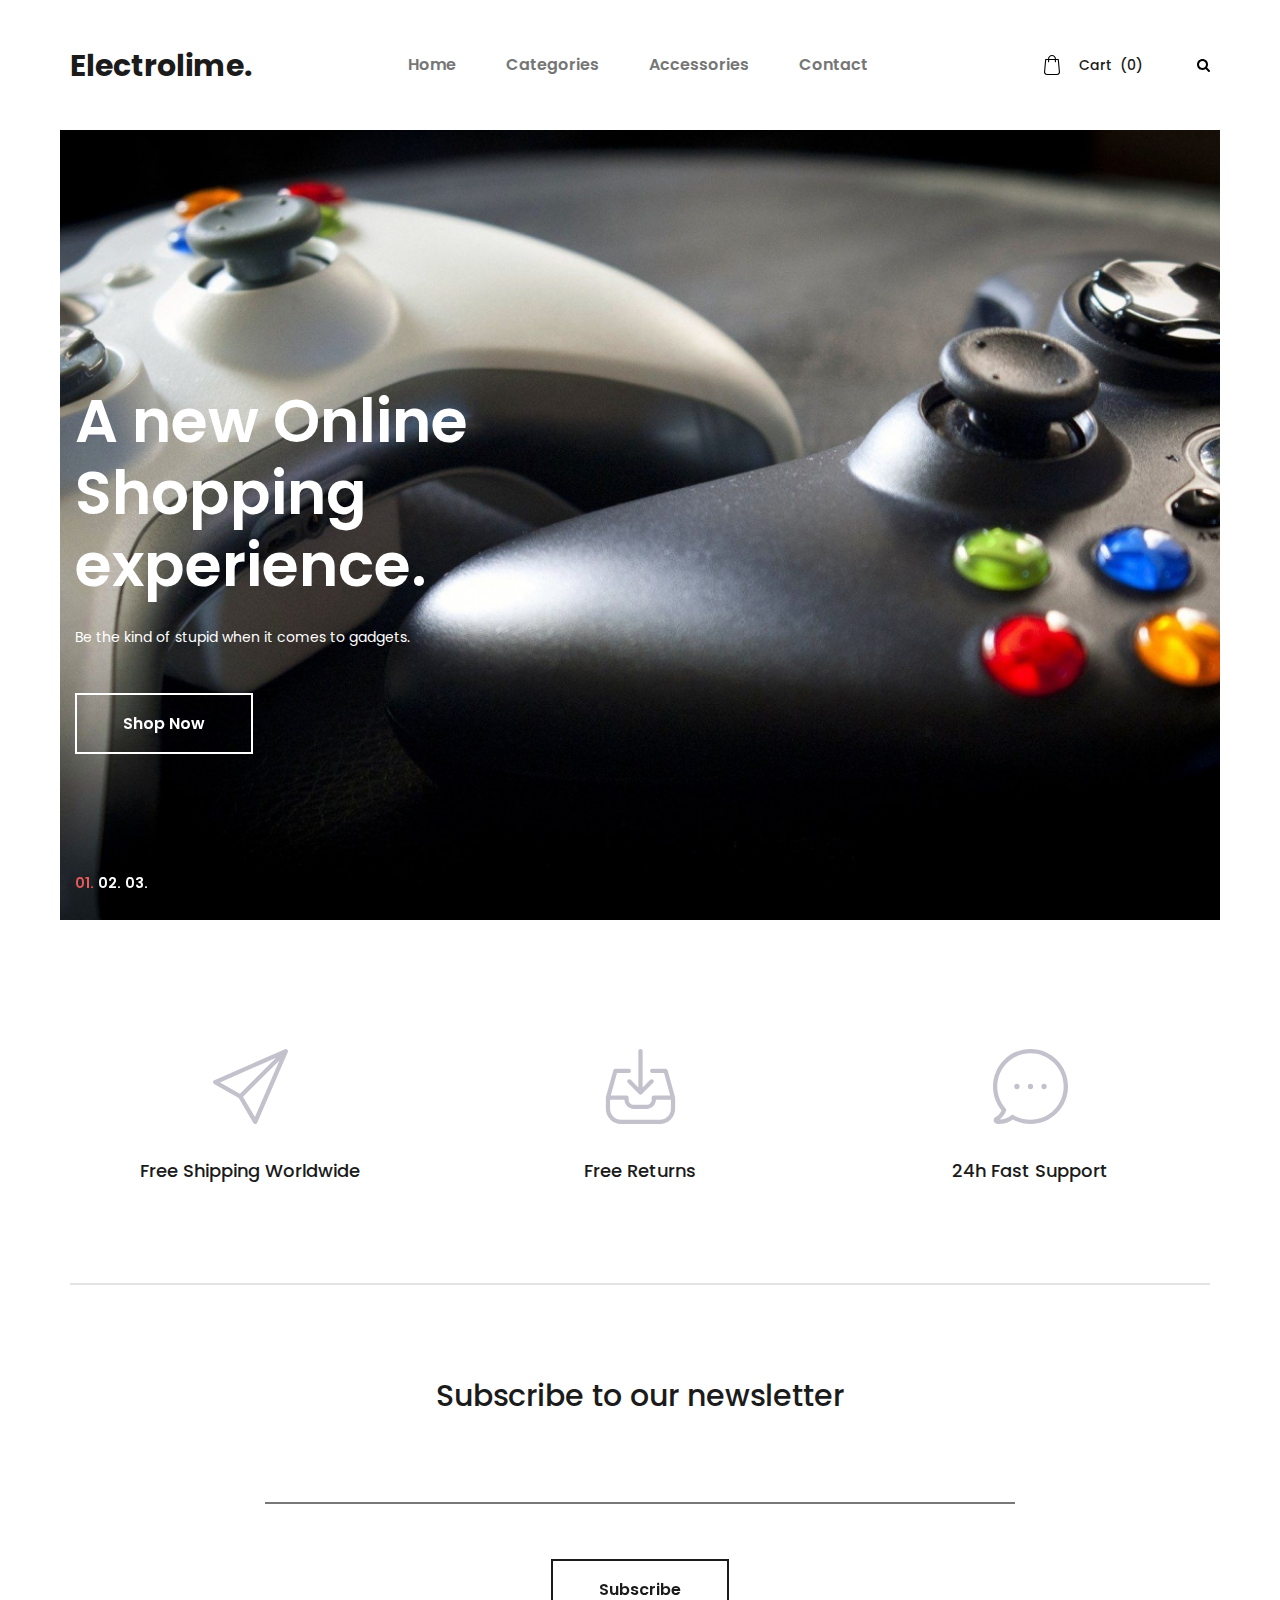
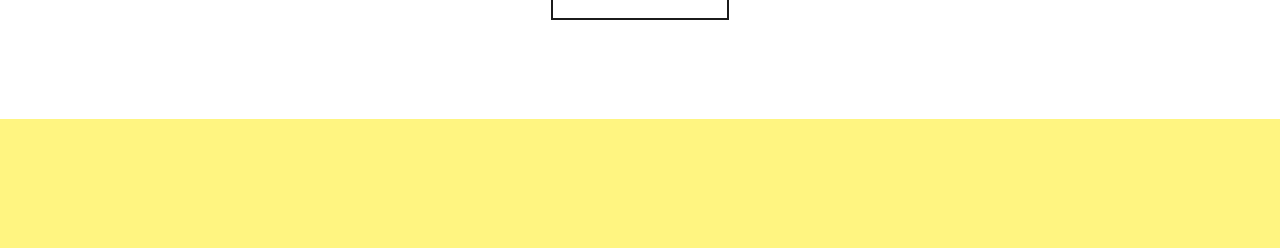
<file: index.html>
<!DOCTYPE html>
<html lang="en">
<head>
<title>Electrolime</title>
<meta charset="utf-8">
<meta http-equiv="X-UA-Compatible" content="IE=edge">
<meta name="description" content="Sublime project">
<meta name="viewport" content="width=device-width, initial-scale=1">
<link rel="stylesheet" type="text/css" href="styles/bootstrap4/bootstrap.min.css">
<link href="plugins/font-awesome-4.7.0/css/font-awesome.min.css" rel="stylesheet" type="text/css">
<link rel="stylesheet" type="text/css" href="plugins/OwlCarousel2-2.2.1/owl.carousel.css">
<link rel="stylesheet" type="text/css" href="plugins/OwlCarousel2-2.2.1/owl.theme.default.css">
<link rel="stylesheet" type="text/css" href="plugins/OwlCarousel2-2.2.1/animate.css">
<link rel="stylesheet" type="text/css" href="styles/main_styles.css">
<link rel="stylesheet" type="text/css" href="styles/responsive.css">
</head>
<body>

<div class="super_container">

	<!-- Header -->

	<header class="header">
		<div class="header_container">
			<div class="container">
				<div class="row">
					<div class="col">
						<div class="header_content d-flex flex-row align-items-center justify-content-start">
							<div class="logo"><a href="#">Electrolime.</a></div>
							<nav class="main_nav">
								<ul>
									<li><a href="index.html">Home</a></li>
									<li>
										<a href="categories.html">Categories</a>
									</li>
									<li><a href="Accessories.html">Accessories</a></li>
									<li><a href="contact.html">Contact</a></li>
							</nav>
							<div class="header_extra ml-auto">
								<div class="shopping_cart">
									<a href="cart.html">
										<svg version="1.1" xmlns="http://www.w3.org/2000/svg" xmlns:xlink="http://www.w3.org/1999/xlink" x="0px" y="0px"
												 viewBox="0 0 489 489" style="enable-background:new 0 0 489 489;" xml:space="preserve">
											<g>
												<path d="M440.1,422.7l-28-315.3c-0.6-7-6.5-12.3-13.4-12.3h-57.6C340.3,42.5,297.3,0,244.5,0s-95.8,42.5-96.6,95.1H90.3
													c-7,0-12.8,5.3-13.4,12.3l-28,315.3c0,0.4-0.1,0.8-0.1,1.2c0,35.9,32.9,65.1,73.4,65.1h244.6c40.5,0,73.4-29.2,73.4-65.1
													C440.2,423.5,440.2,423.1,440.1,422.7z M244.5,27c37.9,0,68.8,30.4,69.6,68.1H174.9C175.7,57.4,206.6,27,244.5,27z M366.8,462
													H122.2c-25.4,0-46-16.8-46.4-37.5l26.8-302.3h45.2v41c0,7.5,6,13.5,13.5,13.5s13.5-6,13.5-13.5v-41h139.3v41
													c0,7.5,6,13.5,13.5,13.5s13.5-6,13.5-13.5v-41h45.2l26.9,302.3C412.8,445.2,392.1,462,366.8,462z"/>
											</g>
										</svg>
										<div>Cart <span>(0)</span></div>
									</a>
								</div>
								<div class="search">
									<div class="search_icon">
										<svg version="1.1" id="Capa_1" xmlns="http://www.w3.org/2000/svg" xmlns:xlink="http://www.w3.org/1999/xlink" x="0px" y="0px"
										viewBox="0 0 475.084 475.084" style="enable-background:new 0 0 475.084 475.084;"
										 xml:space="preserve">
										<g>
											<path d="M464.524,412.846l-97.929-97.925c23.6-34.068,35.406-72.047,35.406-113.917c0-27.218-5.284-53.249-15.852-78.087
												c-10.561-24.842-24.838-46.254-42.825-64.241c-17.987-17.987-39.396-32.264-64.233-42.826
												C254.246,5.285,228.217,0.003,200.999,0.003c-27.216,0-53.247,5.282-78.085,15.847C98.072,26.412,76.66,40.689,58.673,58.676
												c-17.989,17.987-32.264,39.403-42.827,64.241C5.282,147.758,0,173.786,0,201.004c0,27.216,5.282,53.238,15.846,78.083
												c10.562,24.838,24.838,46.247,42.827,64.234c17.987,17.993,39.403,32.264,64.241,42.832c24.841,10.563,50.869,15.844,78.085,15.844
												c41.879,0,79.852-11.807,113.922-35.405l97.929,97.641c6.852,7.231,15.406,10.849,25.693,10.849
												c9.897,0,18.467-3.617,25.694-10.849c7.23-7.23,10.848-15.796,10.848-25.693C475.088,428.458,471.567,419.889,464.524,412.846z
												 M291.363,291.358c-25.029,25.033-55.148,37.549-90.364,37.549c-35.21,0-65.329-12.519-90.36-37.549
												c-25.031-25.029-37.546-55.144-37.546-90.36c0-35.21,12.518-65.334,37.546-90.36c25.026-25.032,55.15-37.546,90.36-37.546
												c35.212,0,65.331,12.519,90.364,37.546c25.033,25.026,37.548,55.15,37.548,90.36C328.911,236.214,316.392,266.329,291.363,291.358z
												"/>
										</g>
									</svg>
									</div>
								</div>
								<div class="hamburger"><i class="fa fa-bars" aria-hidden="true"></i></div>
							</div>
						</div>
					</div>
				</div>
			</div>
		</div>
		
		<!-- Search Panel -->
		<div class="search_panel trans_300">
			<div class="container">
				<div class="row">
					<div class="col">
						<div class="search_panel_content d-flex flex-row align-items-center justify-content-end">
							<form action="#">
								<input type="text" class="search_input" placeholder="Search" required="required">
							</form>
						</div>
					</div>
				</div>
			</div>
		</div>

		<!-- Social -->
		<div class="header_social">
			<ul>
				<li><a href="#"><i class="fa fa-pinterest" aria-hidden="true"></i></a></li>
				<li><a href="#"><i class="fa fa-instagram" aria-hidden="true"></i></a></li>
				<li><a href="#"><i class="fa fa-facebook" aria-hidden="true"></i></a></li>
				<li><a href="#"><i class="fa fa-twitter" aria-hidden="true"></i></a></li>
			</ul>
		</div>
	</header>

	<!-- Menu -->

	<div class="menu menu_mm trans_300">
		<div class="menu_container menu_mm">
			<div class="page_menu_content">
							
				<div class="page_menu_search menu_mm">
					<form action="#">
						<input type="search" required="required" class="page_menu_search_input menu_mm" placeholder="Search for products...">
					</form>
				</div>
				<ul class="page_menu_nav menu_mm">
					<li class="page_menu_item has-children menu_mm">
						<a href="index.html">Home<i class="fa fa-angle-down"></i></a>
						<ul class="page_menu_selection menu_mm">
							<li class="page_menu_item menu_mm"><a href="categories.html">Categories<i class="fa fa-angle-down"></i></a></li>
							<li class="page_menu_item menu_mm"><a href="product.html">Product<i class="fa fa-angle-down"></i></a></li>
							<li class="page_menu_item menu_mm"><a href="cart.html">Cart<i class="fa fa-angle-down"></i></a></li>
							<li class="page_menu_item menu_mm"><a href="checkout.html">Checkout<i class="fa fa-angle-down"></i></a></li>
							<li class="page_menu_item menu_mm"><a href="contact.html">Contact<i class="fa fa-angle-down"></i></a></li>
						</ul>
					</li>
					<li class="page_menu_item has-children menu_mm">
						<a href="categories.html">Categories<i class="fa fa-angle-down"></i></a>
						<ul class="page_menu_selection menu_mm">
							<li class="page_menu_item menu_mm"><a href="categories.html">Category<i class="fa fa-angle-down"></i></a></li>
							<li class="page_menu_item menu_mm"><a href="categories.html">Category<i class="fa fa-angle-down"></i></a></li>
							<li class="page_menu_item menu_mm"><a href="categories.html">Category<i class="fa fa-angle-down"></i></a></li>
							<li class="page_menu_item menu_mm"><a href="categories.html">Category<i class="fa fa-angle-down"></i></a></li>
						</ul>
					</li>
					<li class="page_menu_item menu_mm"><a href="index.html">Accessories<i class="fa fa-angle-down"></i></a></li>
					<li class="page_menu_item menu_mm"><a href="#">Offers<i class="fa fa-angle-down"></i></a></li>
					<li class="page_menu_item menu_mm"><a href="contact.html">Contact<i class="fa fa-angle-down"></i></a></li>
				</ul>
			</div>
		</div>

		<div class="menu_close"><i class="fa fa-times" aria-hidden="true"></i></div>

		<div class="menu_social">
			<ul>
				<li><a href="#"><i class="fa fa-pinterest" aria-hidden="true"></i></a></li>
				<li><a href="#"><i class="fa fa-instagram" aria-hidden="true"></i></a></li>
				<li><a href="#"><i class="fa fa-facebook" aria-hidden="true"></i></a></li>
				<li><a href="#"><i class="fa fa-twitter" aria-hidden="true"></i></a></li>
			</ul>
		</div>
	</div>
	
	<!-- Home -->

	<div class="home">
		<div class="home_slider_container">
			
			<!-- Home Slider -->
			<div class="owl-carousel owl-theme home_slider">
				
				<!-- Slider Item -->
				<div class="owl-item home_slider_item">
					<div class="home_slider_background" style="background-image:url(images/home_slider_1.jpg)"></div>
					<div class="home_slider_content_container">
						<div class="container">
							<div class="row">
								<div class="col">
									<div class="home_slider_content"  data-animation-in="fadeIn" data-animation-out="animate-out fadeOut">
										<div class="home_slider_title">A new Online Shopping experience.</div>
										<div class="home_slider_subtitle">Be the kind of stupid when it comes to gadgets.</div>
										<div class="button button_light home_button"><a href="categories.html">Shop Now</a></div>
									</div>
								</div>
							</div>
						</div>
					</div>
				</div>

				<!-- Slider Item -->
				<div class="owl-item home_slider_item">
					<div class="home_slider_background" style="background-image:url(images/home_slider_1.jpg)"></div>
					<div class="home_slider_content_container">
						<div class="container">
							<div class="row">
								<div class="col">
									<div class="home_slider_content"  data-animation-in="fadeIn" data-animation-out="animate-out fadeOut">
										<div class="home_slider_title">A new Online Shopping experience.</div>
										<div class="home_slider_subtitle">Dreams about the future are always filled with gadgets.</div>
										<div class="button button_light home_button"><a href="#">Shop Now</a></div>
									</div>
								</div>
							</div>
						</div>
					</div>
				</div>

				<!-- Slider Item -->
				<div class="owl-item home_slider_item">
					<div class="home_slider_background" style="background-image:url(images/home_slider_1.jpg)"></div>
					<div class="home_slider_content_container">
						<div class="container">
							<div class="row">
								<div class="col">
									<div class="home_slider_content"  data-animation-in="fadeIn" data-animation-out="animate-out fadeOut">
										<div class="home_slider_title">A new Online Shopping experience.</div>
										<div class="home_slider_subtitle">We're trying to reinvent Bond. He's 28 - no Q, no gadgets.</div>
										<div class="button button_light home_button"><a href="#">Shop Now</a></div>
									</div>
								</div>
							</div>
						</div>
					</div>
				</div>

			</div>

			<!-- Home Slider Dots -->
			
			<div class="home_slider_dots_container">
				<div class="container">
					<div class="row">
						<div class="col">
							<div class="home_slider_dots">
								<ul id="home_slider_custom_dots" class="home_slider_custom_dots">
									<li class="home_slider_custom_dot active">01.</li>
									<li class="home_slider_custom_dot">02.</li>
									<li class="home_slider_custom_dot">03.</li>
								</ul>
							</div>
						</div>
					</div>
				</div>	
			</div>

		</div>
	</div>

	<!-- Icon Boxes -->

	<div class="icon_boxes">
		<div class="container">
			<div class="row icon_box_row">
				
				<!-- Icon Box -->
				<div class="col-lg-4 icon_box_col">
					<div class="icon_box">
						<div class="icon_box_image"><img src="images/icon_1.svg" alt=""></div>
						<div class="icon_box_title">Free Shipping Worldwide</div>
					<!-- 	<div class="icon_box_text">
							<p>Lorem ipsum dolor sit amet, consectetur adipiscing elit. Nullam a ultricies metus. Sed nec molestie.</p>
						</div> -->
					</div>
				</div>

				<!-- Icon Box -->
				<div class="col-lg-4 icon_box_col">
					<div class="icon_box">
						<div class="icon_box_image"><img src="images/icon_2.svg" alt=""></div>
						<div class="icon_box_title">Free Returns</div>
						<!-- <div class="icon_box_text">
							<p>Lorem ipsum dolor sit amet, consectetur adipiscing elit. Nullam a ultricies metus. Sed nec molestie.</p>
						</div> -->
					</div>
				</div>

				<!-- Icon Box -->
				<div class="col-lg-4 icon_box_col">
					<div class="icon_box">
						<div class="icon_box_image"><img src="images/icon_3.svg" alt=""></div>
						<div class="icon_box_title">24h Fast Support</div>
						<!-- <div class="icon_box_text">
							<p>Lorem ipsum dolor sit amet, consectetur adipiscing elit. Nullam a ultricies metus. Sed nec molestie.</p>
						</div> -->
					</div>
				</div>

			</div>
		</div>
	</div>

	<!-- Newsletter -->

	<div class="newsletter">
		<div class="container">
			<div class="row">
				<div class="col">
					<div class="newsletter_border"></div>
				</div>
			</div>
			<div class="row">
				<div class="col-lg-8 offset-lg-2">
					<div class="newsletter_content text-center">
						<div class="newsletter_title">Subscribe to our newsletter</div>
					
						<div class="newsletter_form_container">
							<form action="#" id="newsletter_form" class="newsletter_form">
								<input type="email" class="newsletter_input" required="required">
								<button class="newsletter_button trans_200"><span>Subscribe</span></button>
							</form>
						</div>
					</div>
				</div>
			</div>
		</div>
	</div>

	<!-- Footer -->
	
	<div class="footer_overlay"></div>
	<footer class="footer">
		<div class="footer_background" style="background-image:url(images/footer.jpg)"></div>
		<div class="container">
			<div class="row">
				<div class="col">
					<div class="footer_content d-flex flex-lg-row flex-column align-items-center justify-content-lg-start justify-content-center">
						<div class="footer_logo"><a href="#">Electrolime.</a></div>
						
						<div class="footer_social ml-lg-auto">
							<ul>
								<li><a href="#"><i class="fa fa-pinterest" aria-hidden="true"></i></a></li>
								<li><a href="#"><i class="fa fa-instagram" aria-hidden="true"></i></a></li>
								<li><a href="#"><i class="fa fa-facebook" aria-hidden="true"></i></a></li>
								<li><a href="#"><i class="fa fa-twitter" aria-hidden="true"></i></a></li>
							</ul>
						</div>
					</div>
				</div>
			</div>
		</div>
	</footer>
</div>

<script src="js/jquery-3.2.1.min.js"></script>
<script src="styles/bootstrap4/popper.js"></script>
<script src="styles/bootstrap4/bootstrap.min.js"></script>
<script src="plugins/greensock/TweenMax.min.js"></script>
<script src="plugins/greensock/TimelineMax.min.js"></script>
<script src="plugins/scrollmagic/ScrollMagic.min.js"></script>
<script src="plugins/greensock/animation.gsap.min.js"></script>
<script src="plugins/greensock/ScrollToPlugin.min.js"></script>
<script src="plugins/OwlCarousel2-2.2.1/owl.carousel.js"></script>
<script src="plugins/Isotope/isotope.pkgd.min.js"></script>
<script src="plugins/easing/easing.js"></script>
<script src="plugins/parallax-js-master/parallax.min.js"></script>
<script src="js/custom.js"></script>
</body>
</html>
</file>
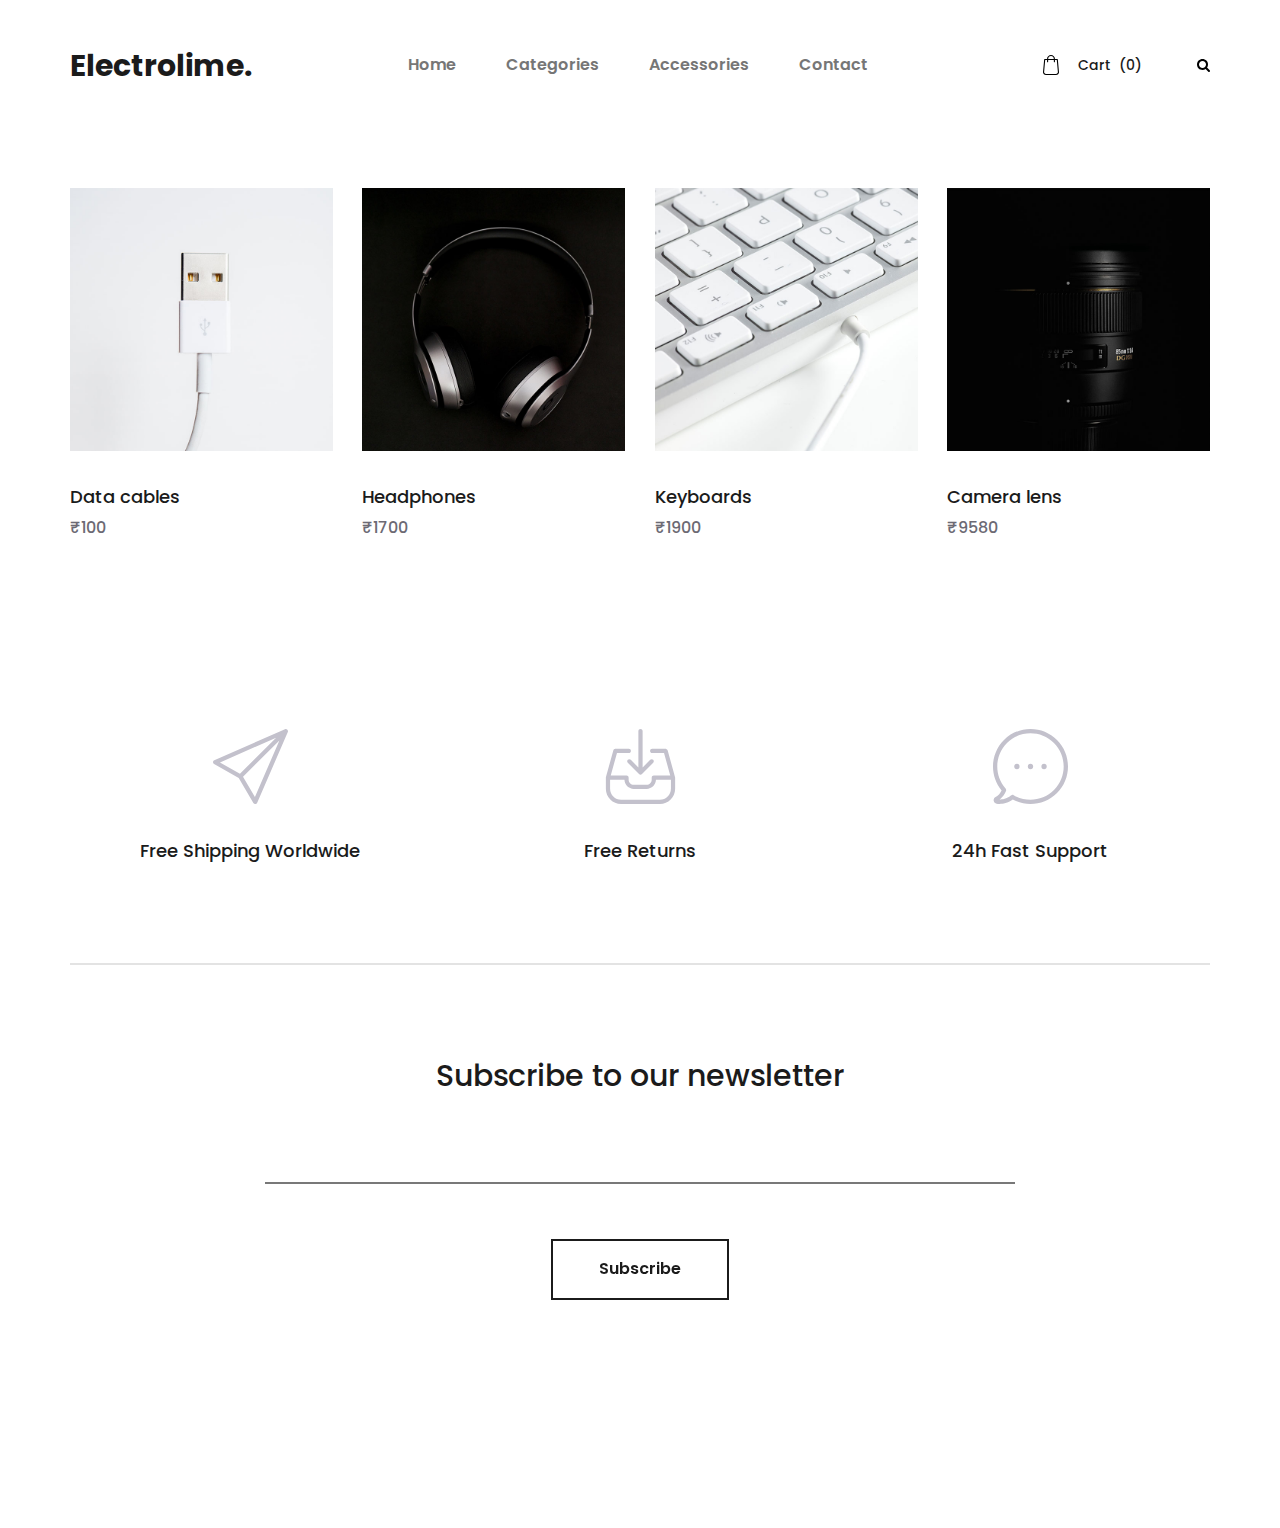
<file: Accessories.html>
<!DOCTYPE html>
<html lang="en">
<head>
<title>Categories</title>
<meta charset="utf-8">
<meta http-equiv="X-UA-Compatible" content="IE=edge">
<meta name="description" content="Sublime project">
<meta name="viewport" content="width=device-width, initial-scale=1">
<link rel="stylesheet" type="text/css" href="styles/bootstrap4/bootstrap.min.css">
<link href="plugins/font-awesome-4.7.0/css/font-awesome.min.css" rel="stylesheet" type="text/css">
<link rel="stylesheet" type="text/css" href="plugins/OwlCarousel2-2.2.1/owl.carousel.css">
<link rel="stylesheet" type="text/css" href="plugins/OwlCarousel2-2.2.1/owl.theme.default.css">
<link rel="stylesheet" type="text/css" href="plugins/OwlCarousel2-2.2.1/animate.css">
<link rel="stylesheet" type="text/css" href="styles/categories.css">
<link rel="stylesheet" type="text/css" href="styles/categories_responsive.css">
</head>
<body>

<div class="super_container">

	<!-- Header -->

	<header class="header">
		<div class="header_container">
			<div class="container">
				<div class="row">
					<div class="col">
						<div class="header_content d-flex flex-row align-items-center justify-content-start">
							<div class="logo"><a href="index.html">Electrolime.</a></div>
							<nav class="main_nav">
								<ul>
									<li><a href="index.html">Home</a></li>
									<li>
										<a href="categories.html">Categories</a>
									</li>
									<li><a href="#">Accessories</a></li>
									<li><a href="contact.html">Contact</a></li>
							</nav>
							<div class="header_extra ml-auto">
								<div class="shopping_cart">
									<a href="cart.html">
										<svg version="1.1" xmlns="http://www.w3.org/2000/svg" xmlns:xlink="http://www.w3.org/1999/xlink" x="0px" y="0px"
												 viewBox="0 0 489 489" style="enable-background:new 0 0 489 489;" xml:space="preserve">
											<g>
												<path d="M440.1,422.7l-28-315.3c-0.6-7-6.5-12.3-13.4-12.3h-57.6C340.3,42.5,297.3,0,244.5,0s-95.8,42.5-96.6,95.1H90.3
													c-7,0-12.8,5.3-13.4,12.3l-28,315.3c0,0.4-0.1,0.8-0.1,1.2c0,35.9,32.9,65.1,73.4,65.1h244.6c40.5,0,73.4-29.2,73.4-65.1
													C440.2,423.5,440.2,423.1,440.1,422.7z M244.5,27c37.9,0,68.8,30.4,69.6,68.1H174.9C175.7,57.4,206.6,27,244.5,27z M366.8,462
													H122.2c-25.4,0-46-16.8-46.4-37.5l26.8-302.3h45.2v41c0,7.5,6,13.5,13.5,13.5s13.5-6,13.5-13.5v-41h139.3v41
													c0,7.5,6,13.5,13.5,13.5s13.5-6,13.5-13.5v-41h45.2l26.9,302.3C412.8,445.2,392.1,462,366.8,462z"/>
											</g>
										</svg>
										<div>Cart <span>(0)</span></div>
									</a>
								</div>
								<div class="search">
									<div class="search_icon">
										<svg version="1.1" id="Capa_1" xmlns="http://www.w3.org/2000/svg" xmlns:xlink="http://www.w3.org/1999/xlink" x="0px" y="0px"
										viewBox="0 0 475.084 475.084" style="enable-background:new 0 0 475.084 475.084;"
										 xml:space="preserve">
										<g>
											<path d="M464.524,412.846l-97.929-97.925c23.6-34.068,35.406-72.047,35.406-113.917c0-27.218-5.284-53.249-15.852-78.087
												c-10.561-24.842-24.838-46.254-42.825-64.241c-17.987-17.987-39.396-32.264-64.233-42.826
												C254.246,5.285,228.217,0.003,200.999,0.003c-27.216,0-53.247,5.282-78.085,15.847C98.072,26.412,76.66,40.689,58.673,58.676
												c-17.989,17.987-32.264,39.403-42.827,64.241C5.282,147.758,0,173.786,0,201.004c0,27.216,5.282,53.238,15.846,78.083
												c10.562,24.838,24.838,46.247,42.827,64.234c17.987,17.993,39.403,32.264,64.241,42.832c24.841,10.563,50.869,15.844,78.085,15.844
												c41.879,0,79.852-11.807,113.922-35.405l97.929,97.641c6.852,7.231,15.406,10.849,25.693,10.849
												c9.897,0,18.467-3.617,25.694-10.849c7.23-7.23,10.848-15.796,10.848-25.693C475.088,428.458,471.567,419.889,464.524,412.846z
												 M291.363,291.358c-25.029,25.033-55.148,37.549-90.364,37.549c-35.21,0-65.329-12.519-90.36-37.549
												c-25.031-25.029-37.546-55.144-37.546-90.36c0-35.21,12.518-65.334,37.546-90.36c25.026-25.032,55.15-37.546,90.36-37.546
												c35.212,0,65.331,12.519,90.364,37.546c25.033,25.026,37.548,55.15,37.548,90.36C328.911,236.214,316.392,266.329,291.363,291.358z
												"/>
										</g>
									</svg>
									</div>
								</div>
								<div class="hamburger"><i class="fa fa-bars" aria-hidden="true"></i></div>
							</div>
						</div>
					</div>
				</div>
			</div>
		</div>
		
		<!-- Search Panel -->
		<div class="search_panel trans_300">
			<div class="container">
				<div class="row">
					<div class="col">
						<div class="search_panel_content d-flex flex-row align-items-center justify-content-end">
							<form action="#">
								<input type="text" class="search_input" placeholder="Search" required="required">
							</form>
						</div>
					</div>
				</div>
			</div>
		</div>

		<!-- Social -->
		<div class="header_social">
			<ul>
				<li><a href="#"><i class="fa fa-pinterest" aria-hidden="true"></i></a></li>
				<li><a href="#"><i class="fa fa-instagram" aria-hidden="true"></i></a></li>
				<li><a href="#"><i class="fa fa-facebook" aria-hidden="true"></i></a></li>
				<li><a href="#"><i class="fa fa-twitter" aria-hidden="true"></i></a></li>
			</ul>
		</div>
	</header>

	<!-- Menu -->

	<div class="menu menu_mm trans_300">
		<div class="menu_container menu_mm">
			<div class="page_menu_content">
							
				<div class="page_menu_search menu_mm">
					<form action="#">
						<input type="search" required="required" class="page_menu_search_input menu_mm" placeholder="Search for products...">
					</form>
				</div>
				<ul class="page_menu_nav menu_mm">
					<li class="page_menu_item has-children menu_mm">
						<a href="index.html">Home<i class="fa fa-angle-down"></i></a>
						<ul class="page_menu_selection menu_mm">
							<li class="page_menu_item menu_mm"><a href="categories.html">Categories<i class="fa fa-angle-down"></i></a></li>
							<li class="page_menu_item menu_mm"><a href="product.html">Product<i class="fa fa-angle-down"></i></a></li>
							<li class="page_menu_item menu_mm"><a href="cart.html">Cart<i class="fa fa-angle-down"></i></a></li>
							<li class="page_menu_item menu_mm"><a href="checkout.html">Checkout<i class="fa fa-angle-down"></i></a></li>
							<li class="page_menu_item menu_mm"><a href="contact.html">Contact<i class="fa fa-angle-down"></i></a></li>
						</ul>
					</li>
					<li class="page_menu_item has-children menu_mm">
						<a href="categories.html">Categories<i class="fa fa-angle-down"></i></a>
						<ul class="page_menu_selection menu_mm">
							<li class="page_menu_item menu_mm"><a href="categories.html">Category<i class="fa fa-angle-down"></i></a></li>
							<li class="page_menu_item menu_mm"><a href="categories.html">Category<i class="fa fa-angle-down"></i></a></li>
							<li class="page_menu_item menu_mm"><a href="categories.html">Category<i class="fa fa-angle-down"></i></a></li>
							<li class="page_menu_item menu_mm"><a href="categories.html">Category<i class="fa fa-angle-down"></i></a></li>
						</ul>
					</li>
					<li class="page_menu_item menu_mm"><a href="index.html">Accessories<i class="fa fa-angle-down"></i></a></li>
					<li class="page_menu_item menu_mm"><a href="#">Offers<i class="fa fa-angle-down"></i></a></li>
					<li class="page_menu_item menu_mm"><a href="contact.html">Contact<i class="fa fa-angle-down"></i></a></li>
				</ul>
			</div>
		</div>

		<div class="menu_close"><i class="fa fa-times" aria-hidden="true"></i></div>

		<div class="menu_social">
			<ul>
				<li><a href="#"><i class="fa fa-pinterest" aria-hidden="true"></i></a></li>
				<li><a href="#"><i class="fa fa-instagram" aria-hidden="true"></i></a></li>
				<li><a href="#"><i class="fa fa-facebook" aria-hidden="true"></i></a></li>
				<li><a href="#"><i class="fa fa-twitter" aria-hidden="true"></i></a></li>
			</ul>
		</div>
	</div>
	<!-- Products -->

	<div class="products">
		<div class="container">
			<div class="row">
				<div class="col">
					
					<!-- Product Sorting -->
					<div class="sorting_bar d-flex flex-md-row flex-column align-items-md-center justify-content-md-start">
					</div>
				</div>
			</div>
			<div class="row">
				<div class="col">
					
					<div class="product_grid">
						<!-- Data cables -->
						<div class="product">
							<div class="product_image"><img src="images/product_3.jpg" alt=""></div>
							<div class="product_content">
								<div class="product_title"><a href="datacable.html">Data cables</a></div>
								<div class="product_price">₹100</div>
							</div>
						</div>

						<!-- Product -->
						<div class="product">
							<div class="product_image"><img src="images/product_5.jpg" alt=""></div>
							<div class="product_content">
								<div class="product_title"><a href="headphone.html">Headphones</a></div>
								<div class="product_price">₹1700</div>
							</div>
						</div>

						<!-- Product -->
						<div class="product">
							<div class="product_image"><img src="images/product_8.jpg" alt=""></div>
							<div class="product_content">
								<div class="product_title"><a href="keyboard.html">Keyboards</a></div>
								<div class="product_price">₹1900</div>
							</div>
						</div>

						<!-- Product -->
						<div class="product">
							<div class="product_image"><img src="images/product_12.jpg" alt=""></div>
							<div class="product_content">
								<div class="product_title"><a href="camera.html">Camera lens</a></div>
								<div class="product_price">₹9580</div>
							</div>
						</div>

					</div>
						
				</div>
			</div>
		</div>
	</div>

	<!-- Icon Boxes -->

	<div class="icon_boxes">
		<div class="container">
			<div class="row icon_box_row">
				
				<!-- Icon Box -->
				<div class="col-lg-4 icon_box_col">
					<div class="icon_box">
						<div class="icon_box_image"><img src="images/icon_1.svg" alt=""></div>
						<div class="icon_box_title">Free Shipping Worldwide</div>
						
					</div>
				</div>

				<!-- Icon Box -->
				<div class="col-lg-4 icon_box_col">
					<div class="icon_box">
						<div class="icon_box_image"><img src="images/icon_2.svg" alt=""></div>
						<div class="icon_box_title">Free Returns</div>
						
					</div>
				</div>

				<!-- Icon Box -->
				<div class="col-lg-4 icon_box_col">
					<div class="icon_box">
						<div class="icon_box_image"><img src="images/icon_3.svg" alt=""></div>
						<div class="icon_box_title">24h Fast Support</div>
						
					</div>
				</div>

			</div>
		</div>
	</div>

	<!-- Newsletter -->

	<div class="newsletter">
		<div class="container">
			<div class="row">
				<div class="col">
					<div class="newsletter_border"></div>
				</div>
			</div>
			<div class="row">
				<div class="col-lg-8 offset-lg-2">
					<div class="newsletter_content text-center">
						<div class="newsletter_title">Subscribe to our newsletter</div>
					
						<div class="newsletter_form_container">
							<form action="#" id="newsletter_form" class="newsletter_form">
								<input type="email" class="newsletter_input" required="required">
								<button class="newsletter_button trans_200"><span>Subscribe</span></button>
							</form>
						</div>
					</div>
				</div>
			</div>
		</div>
	</div>

	<!-- Footer -->
	
	<div class="footer_overlay"></div>
	<footer class="footer">
		<div class="footer_background" style="background-image:url(images/footer.jpg)"></div>
		<div class="container">
			<div class="row">
				<div class="col">
					<div class="footer_content d-flex flex-lg-row flex-column align-items-center justify-content-lg-start justify-content-center">
						<div class="footer_logo"><a href="#">Electrolime.</a></div>
						
						<div class="footer_social ml-lg-auto">
							<ul>
								<li><a href="#"><i class="fa fa-pinterest" aria-hidden="true"></i></a></li>
								<li><a href="#"><i class="fa fa-instagram" aria-hidden="true"></i></a></li>
								<li><a href="#"><i class="fa fa-facebook" aria-hidden="true"></i></a></li>
								<li><a href="#"><i class="fa fa-twitter" aria-hidden="true"></i></a></li>
							</ul>
						</div>
					</div>
				</div>
			</div>
		</div>
	</footer>
</div>

<script src="js/jquery-3.2.1.min.js"></script>
<script src="styles/bootstrap4/popper.js"></script>
<script src="styles/bootstrap4/bootstrap.min.js"></script>
<script src="plugins/greensock/TweenMax.min.js"></script>
<script src="plugins/greensock/TimelineMax.min.js"></script>
<script src="plugins/scrollmagic/ScrollMagic.min.js"></script>
<script src="plugins/greensock/animation.gsap.min.js"></script>
<script src="plugins/greensock/ScrollToPlugin.min.js"></script>
<script src="plugins/OwlCarousel2-2.2.1/owl.carousel.js"></script>
<script src="plugins/Isotope/isotope.pkgd.min.js"></script>
<script src="plugins/easing/easing.js"></script>
<script src="plugins/parallax-js-master/parallax.min.js"></script>
<script src="js/categories.js"></script>
</body>
</html>
</file>
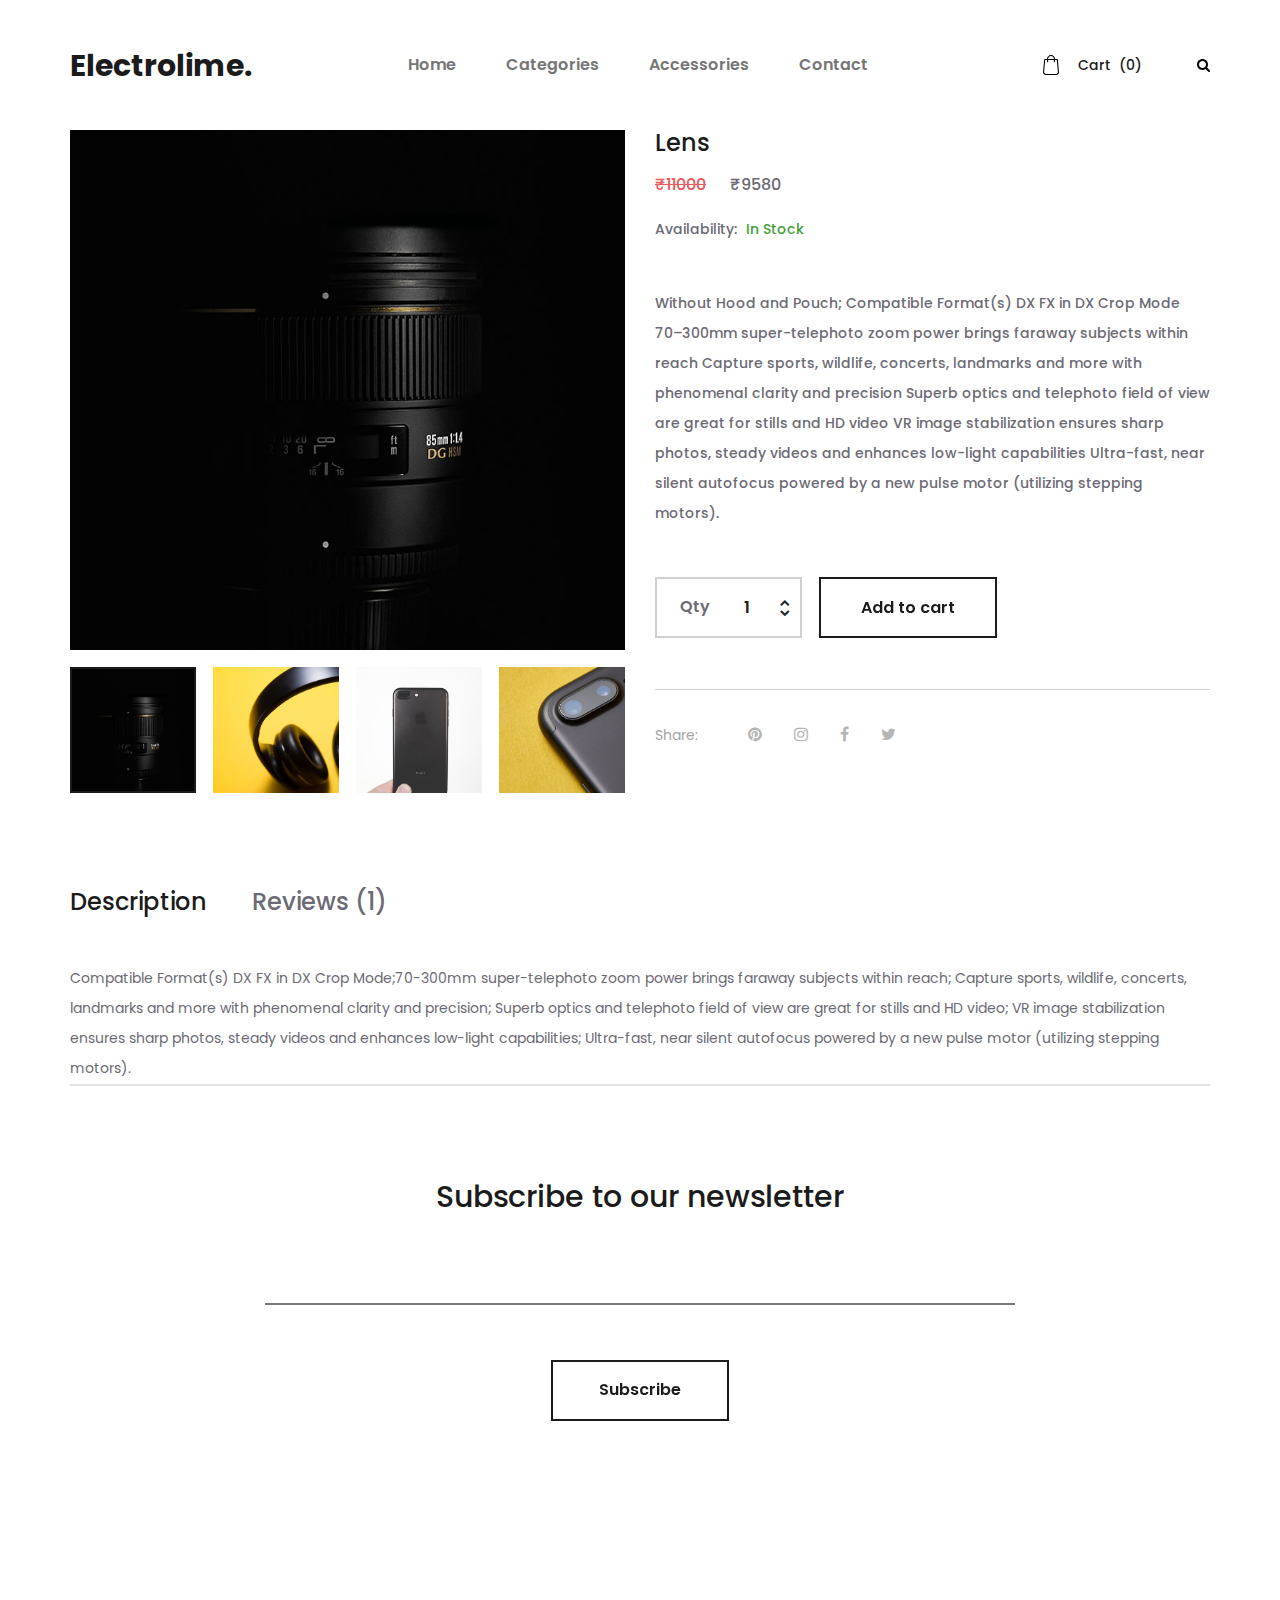
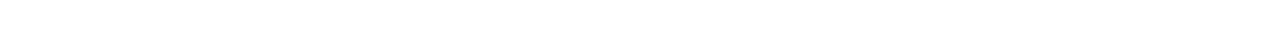
<file: camera.html>
<!DOCTYPE html>
<html lang="en">
<head>
<title>Product</title>
<meta charset="utf-8">
<meta http-equiv="X-UA-Compatible" content="IE=edge">
<meta name="description" content="Sublime project">
<meta name="viewport" content="width=device-width, initial-scale=1">
<link rel="stylesheet" type="text/css" href="styles/bootstrap4/bootstrap.min.css">
<link href="plugins/font-awesome-4.7.0/css/font-awesome.min.css" rel="stylesheet" type="text/css">
<link rel="stylesheet" type="text/css" href="plugins/OwlCarousel2-2.2.1/owl.carousel.css">
<link rel="stylesheet" type="text/css" href="plugins/OwlCarousel2-2.2.1/owl.theme.default.css">
<link rel="stylesheet" type="text/css" href="plugins/OwlCarousel2-2.2.1/animate.css">
<link rel="stylesheet" type="text/css" href="styles/product.css">
<link rel="stylesheet" type="text/css" href="styles/product_responsive.css">
</head>
<body>

<div class="super_container">

	<!-- Header -->

	<header class="header">
		<div class="header_container">
			<div class="container">
				<div class="row">
					<div class="col">
						<div class="header_content d-flex flex-row align-items-center justify-content-start">
							<div class="logo"><a href="index.html">Electrolime.</a></div>
							<nav class="main_nav">
								<ul>
									<li><a href="index.html">Home</a></li>
									<li>
										<a href="categories.html">Categories</a>
									</li>
									<li><a href="Accessories.html">Accessories</a></li>
									<li><a href="contact.html">Contact</a></li>
									
							</nav>
							<div class="header_extra ml-auto">
								<div class="shopping_cart">
									<a href="cart.html">
										<svg version="1.1" xmlns="http://www.w3.org/2000/svg" xmlns:xlink="http://www.w3.org/1999/xlink" x="0px" y="0px"
												 viewBox="0 0 489 489" style="enable-background:new 0 0 489 489;" xml:space="preserve">
											<g>
												<path d="M440.1,422.7l-28-315.3c-0.6-7-6.5-12.3-13.4-12.3h-57.6C340.3,42.5,297.3,0,244.5,0s-95.8,42.5-96.6,95.1H90.3
													c-7,0-12.8,5.3-13.4,12.3l-28,315.3c0,0.4-0.1,0.8-0.1,1.2c0,35.9,32.9,65.1,73.4,65.1h244.6c40.5,0,73.4-29.2,73.4-65.1
													C440.2,423.5,440.2,423.1,440.1,422.7z M244.5,27c37.9,0,68.8,30.4,69.6,68.1H174.9C175.7,57.4,206.6,27,244.5,27z M366.8,462
													H122.2c-25.4,0-46-16.8-46.4-37.5l26.8-302.3h45.2v41c0,7.5,6,13.5,13.5,13.5s13.5-6,13.5-13.5v-41h139.3v41
													c0,7.5,6,13.5,13.5,13.5s13.5-6,13.5-13.5v-41h45.2l26.9,302.3C412.8,445.2,392.1,462,366.8,462z"/>
											</g>
										</svg>
										<div>Cart <span>(0)</span></div>
									</a>
								</div>
								<div class="search">
									<div class="search_icon">
										<svg version="1.1" id="Capa_1" xmlns="http://www.w3.org/2000/svg" xmlns:xlink="http://www.w3.org/1999/xlink" x="0px" y="0px"
										viewBox="0 0 475.084 475.084" style="enable-background:new 0 0 475.084 475.084;"
										 xml:space="preserve">
										<g>
											<path d="M464.524,412.846l-97.929-97.925c23.6-34.068,35.406-72.047,35.406-113.917c0-27.218-5.284-53.249-15.852-78.087
												c-10.561-24.842-24.838-46.254-42.825-64.241c-17.987-17.987-39.396-32.264-64.233-42.826
												C254.246,5.285,228.217,0.003,200.999,0.003c-27.216,0-53.247,5.282-78.085,15.847C98.072,26.412,76.66,40.689,58.673,58.676
												c-17.989,17.987-32.264,39.403-42.827,64.241C5.282,147.758,0,173.786,0,201.004c0,27.216,5.282,53.238,15.846,78.083
												c10.562,24.838,24.838,46.247,42.827,64.234c17.987,17.993,39.403,32.264,64.241,42.832c24.841,10.563,50.869,15.844,78.085,15.844
												c41.879,0,79.852-11.807,113.922-35.405l97.929,97.641c6.852,7.231,15.406,10.849,25.693,10.849
												c9.897,0,18.467-3.617,25.694-10.849c7.23-7.23,10.848-15.796,10.848-25.693C475.088,428.458,471.567,419.889,464.524,412.846z
												 M291.363,291.358c-25.029,25.033-55.148,37.549-90.364,37.549c-35.21,0-65.329-12.519-90.36-37.549
												c-25.031-25.029-37.546-55.144-37.546-90.36c0-35.21,12.518-65.334,37.546-90.36c25.026-25.032,55.15-37.546,90.36-37.546
												c35.212,0,65.331,12.519,90.364,37.546c25.033,25.026,37.548,55.15,37.548,90.36C328.911,236.214,316.392,266.329,291.363,291.358z
												"/>
										</g>
									</svg>
									</div>
								</div>
								<div class="hamburger"><i class="fa fa-bars" aria-hidden="true"></i></div>
							</div>
						</div>
					</div>
				</div>
			</div>
		</div>
		
		<!-- Search Panel -->
		<div class="search_panel trans_300">
			<div class="container">
				<div class="row">
					<div class="col">
						<div class="search_panel_content d-flex flex-row align-items-center justify-content-end">
							<form action="#">
								<input type="text" class="search_input" placeholder="Search" required="required">
							</form>
						</div>
					</div>
				</div>
			</div>
		</div>

		<!-- Social -->
		<div class="header_social">
			<ul>
				<li><a href="#"><i class="fa fa-pinterest" aria-hidden="true"></i></a></li>
				<li><a href="#"><i class="fa fa-instagram" aria-hidden="true"></i></a></li>
				<li><a href="#"><i class="fa fa-facebook" aria-hidden="true"></i></a></li>
				<li><a href="#"><i class="fa fa-twitter" aria-hidden="true"></i></a></li>
			</ul>
		</div>
	</header>

	<!-- Menu -->

	<div class="menu menu_mm trans_300">
		<div class="menu_container menu_mm">
			<div class="page_menu_content">
							
				<div class="page_menu_search menu_mm">
					<form action="#">
						<input type="search" required="required" class="page_menu_search_input menu_mm" placeholder="Search for products...">
					</form>
				</div>
				<ul class="page_menu_nav menu_mm">
					<li class="page_menu_item has-children menu_mm">
						<a href="index.html">Home<i class="fa fa-angle-down"></i></a>
						<ul class="page_menu_selection menu_mm">
							<li class="page_menu_item menu_mm"><a href="categories.html">Categories<i class="fa fa-angle-down"></i></a></li>
							<li class="page_menu_item menu_mm"><a href="product.html">Product<i class="fa fa-angle-down"></i></a></li>
							<li class="page_menu_item menu_mm"><a href="cart.html">Cart<i class="fa fa-angle-down"></i></a></li>
							<li class="page_menu_item menu_mm"><a href="checkout.html">Checkout<i class="fa fa-angle-down"></i></a></li>
							<li class="page_menu_item menu_mm"><a href="contact.html">Contact<i class="fa fa-angle-down"></i></a></li>
						</ul>
					</li>
					<li class="page_menu_item has-children menu_mm">
						<a href="categories.html">Categories<i class="fa fa-angle-down"></i></a>
						<ul class="page_menu_selection menu_mm">
							<li class="page_menu_item menu_mm"><a href="categories.html">Category<i class="fa fa-angle-down"></i></a></li>
							<li class="page_menu_item menu_mm"><a href="categories.html">Category<i class="fa fa-angle-down"></i></a></li>
							<li class="page_menu_item menu_mm"><a href="categories.html">Category<i class="fa fa-angle-down"></i></a></li>
							<li class="page_menu_item menu_mm"><a href="categories.html">Category<i class="fa fa-angle-down"></i></a></li>
						</ul>
					</li>
					<li class="page_menu_item menu_mm"><a href="index.html">Accessories<i class="fa fa-angle-down"></i></a></li>
					<li class="page_menu_item menu_mm"><a href="#">Offers<i class="fa fa-angle-down"></i></a></li>
					<li class="page_menu_item menu_mm"><a href="contact.html">Contact<i class="fa fa-angle-down"></i></a></li>
				</ul>
			</div>
		</div>

		<div class="menu_close"><i class="fa fa-times" aria-hidden="true"></i></div>

		<div class="menu_social">
			<ul>
				<li><a href="#"><i class="fa fa-pinterest" aria-hidden="true"></i></a></li>
				<li><a href="#"><i class="fa fa-instagram" aria-hidden="true"></i></a></li>
				<li><a href="#"><i class="fa fa-facebook" aria-hidden="true"></i></a></li>
				<li><a href="#"><i class="fa fa-twitter" aria-hidden="true"></i></a></li>
			</ul>
		</div>
	</div>
	
	<!-- Home -->


	<!-- Product Details -->

	<div class="product_details">
		<div class="container">
			<div class="row details_row">

				<!-- Product Image -->
				<div class="col-lg-6">
					<div class="details_image">
						<div class="details_image_large"><img src="images/product_12.jpg" alt=""></div>
						<div class="details_image_thumbnails d-flex flex-row align-items-start justify-content-between">
							<div class="details_image_thumbnail active" data-image="images/product_12.jpg"><img src="images/product_12.jpg" alt=""></div>
							<div class="details_image_thumbnail" data-image="images/details_2.jpg"><img src="images/details_2.jpg" alt=""></div>
							<div class="details_image_thumbnail" data-image="images/details_3.jpg"><img src="images/details_3.jpg" alt=""></div>
							<div class="details_image_thumbnail" data-image="images/details_4.jpg"><img src="images/details_4.jpg" alt=""></div>
						</div>
					</div>
				</div>

				<!-- Product Content -->
				<div class="col-lg-6">
					<div class="details_content">
						<div class="details_name">Lens</div>
						<div class="details_discount">₹11000</div>
						<div class="details_price">₹9580</div>

						<!-- In Stock -->
						<div class="in_stock_container">
							<div class="availability">Availability:</div>
							<span>In Stock</span>
						</div>
						<div class="details_text">
							<p>Without Hood and Pouch; Compatible Format(s) DX FX in DX Crop Mode
70–300mm super-telephoto zoom power brings faraway subjects within reach
Capture sports, wildlife, concerts, landmarks and more with phenomenal clarity and precision
Superb optics and telephoto field of view are great for stills and HD video
VR image stabilization ensures sharp photos, steady videos and enhances low-light capabilities
Ultra-fast, near silent autofocus powered by a new pulse motor (utilizing stepping motors).</p>
						</div>

						<!-- Product Quantity -->
						<div class="product_quantity_container">
							<div class="product_quantity clearfix">
								<span>Qty</span>
								<input id="quantity_input" type="text" pattern="[0-9]*" value="1">
								<div class="quantity_buttons">
									<div id="quantity_inc_button" class="quantity_inc quantity_control"><i class="fa fa-chevron-up" aria-hidden="true"></i></div>
									<div id="quantity_dec_button" class="quantity_dec quantity_control"><i class="fa fa-chevron-down" aria-hidden="true"></i></div>
								</div>
							</div>
							<div class="button cart_button"><a href="#">Add to cart</a></div>
						</div>

						<!-- Share -->
						<div class="details_share">
							<span>Share:</span>
							<ul>
								<li><a href="#"><i class="fa fa-pinterest" aria-hidden="true"></i></a></li>
								<li><a href="#"><i class="fa fa-instagram" aria-hidden="true"></i></a></li>
								<li><a href="#"><i class="fa fa-facebook" aria-hidden="true"></i></a></li>
								<li><a href="#"><i class="fa fa-twitter" aria-hidden="true"></i></a></li>
							</ul>
						</div>
					</div>
				</div>
			</div>

			<div class="row description_row">
				<div class="col">
					<div class="description_title_container">
						<div class="description_title">Description</div>
						<div class="reviews_title"><a href="#">Reviews <span>(1)</span></a></div>
					</div>
					<div class="description_text">
						<p>Compatible Format(s) DX FX in DX Crop Mode;70-300mm super-telephoto zoom power brings faraway subjects within reach; Capture sports, wildlife, concerts, landmarks and more with phenomenal clarity and precision; Superb optics and telephoto field of view are great for stills and HD video; VR image stabilization ensures sharp photos, steady videos and enhances low-light capabilities; Ultra-fast, near silent autofocus powered by a new pulse motor (utilizing stepping motors).</p>
					</div>
				</div>
			</div>
		</div>
	</div>

	<!-- Newsletter -->

	<div class="newsletter">
		<div class="container">
			<div class="row">
				<div class="col">
					<div class="newsletter_border"></div>
				</div>
			</div>
			<div class="row">
				<div class="col-lg-8 offset-lg-2">
					<div class="newsletter_content text-center">
						<div class="newsletter_title">Subscribe to our newsletter</div>
						
						<div class="newsletter_form_container">
							<form action="#" id="newsletter_form" class="newsletter_form">
								<input type="email" class="newsletter_input" required="required">
								<button class="newsletter_button trans_200"><span>Subscribe</span></button>
							</form>
						</div>
					</div>
				</div>
			</div>
		</div>
	</div>

	<!-- Footer -->
	
	<div class="footer_overlay"></div>
	<footer class="footer">
		<div class="footer_background" style="background-image:url(images/footer.jpg)"></div>
		<div class="container">
			<div class="row">
				<div class="col">
					<div class="footer_content d-flex flex-lg-row flex-column align-items-center justify-content-lg-start justify-content-center">
						<div class="footer_logo"><a href="#">Electrolime.</a></div>
						
						<div class="footer_social ml-lg-auto">
							<ul>
								<li><a href="#"><i class="fa fa-pinterest" aria-hidden="true"></i></a></li>
								<li><a href="#"><i class="fa fa-instagram" aria-hidden="true"></i></a></li>
								<li><a href="#"><i class="fa fa-facebook" aria-hidden="true"></i></a></li>
								<li><a href="#"><i class="fa fa-twitter" aria-hidden="true"></i></a></li>
							</ul>
						</div>
					</div>
				</div>
			</div>
		</div>
	</footer>
</div>

<script src="js/jquery-3.2.1.min.js"></script>
<script src="styles/bootstrap4/popper.js"></script>
<script src="styles/bootstrap4/bootstrap.min.js"></script>
<script src="plugins/greensock/TweenMax.min.js"></script>
<script src="plugins/greensock/TimelineMax.min.js"></script>
<script src="plugins/scrollmagic/ScrollMagic.min.js"></script>
<script src="plugins/greensock/animation.gsap.min.js"></script>
<script src="plugins/greensock/ScrollToPlugin.min.js"></script>
<script src="plugins/OwlCarousel2-2.2.1/owl.carousel.js"></script>
<script src="plugins/Isotope/isotope.pkgd.min.js"></script>
<script src="plugins/easing/easing.js"></script>
<script src="plugins/parallax-js-master/parallax.min.js"></script>
<script src="js/product.js"></script>
</body>
</html>
</file>
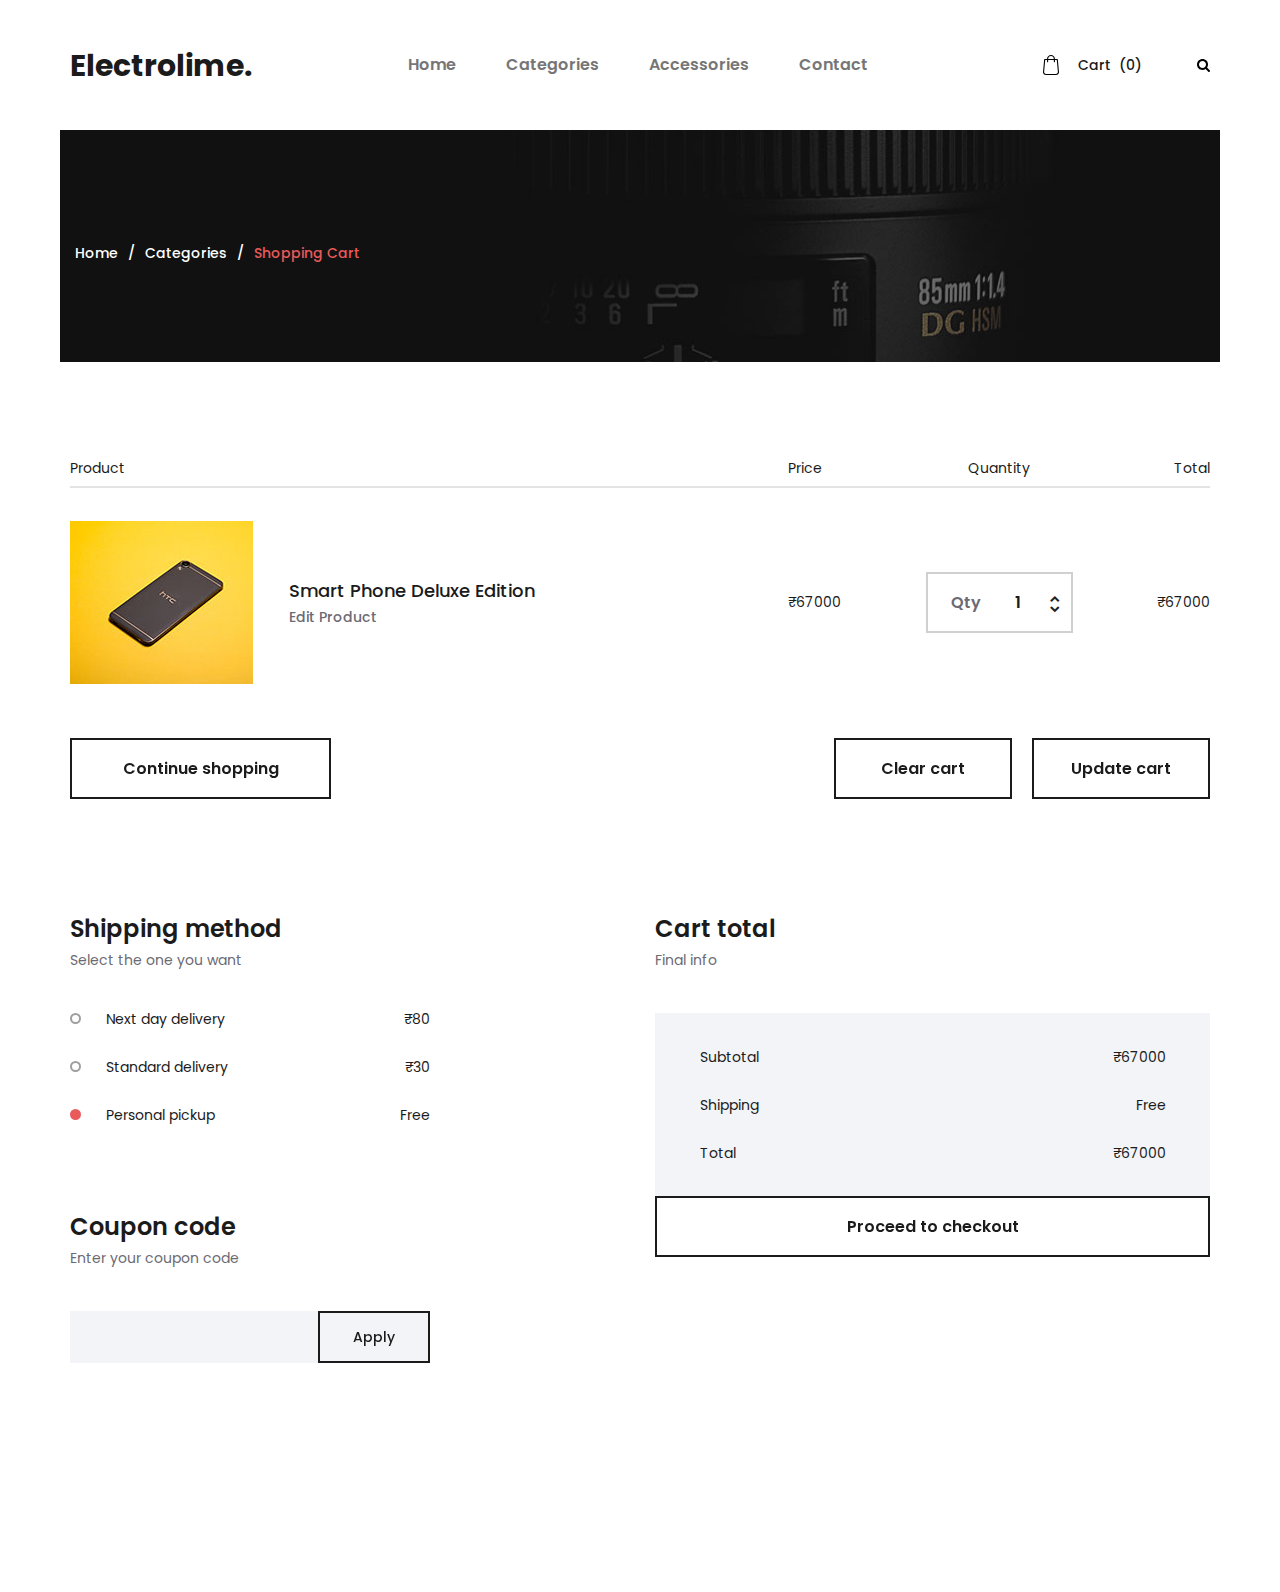
<file: cart.html>
<!DOCTYPE html>
<html lang="en">
<head>
<title>Cart</title>
<meta charset="utf-8">
<meta http-equiv="X-UA-Compatible" content="IE=edge">
<meta name="description" content="Sublime project">
<meta name="viewport" content="width=device-width, initial-scale=1">
<link rel="stylesheet" type="text/css" href="styles/bootstrap4/bootstrap.min.css">
<link href="plugins/font-awesome-4.7.0/css/font-awesome.min.css" rel="stylesheet" type="text/css">
<link rel="stylesheet" type="text/css" href="styles/cart.css">
<link rel="stylesheet" type="text/css" href="styles/cart_responsive.css">
</head>
<body>

<div class="super_container">

	<!-- Header -->

	<header class="header">
		<div class="header_container">
			<div class="container">
				<div class="row">
					<div class="col">
						<div class="header_content d-flex flex-row align-items-center justify-content-start">
							<div class="logo"><a href="index.html">Electrolime.</a></div>
							<nav class="main_nav">
								<ul>
									<li><a href="index.html">Home</a></li>
									<li>
										<a href="categories.html">Categories</a>
									</li>
									<li><a href="Accessories.html">Accessories</a></li>
									<li><a href="contact.html">Contact</a></li>
							</nav>
							<div class="header_extra ml-auto">
								<div class="shopping_cart">
									<a href="cart.html">
										<svg version="1.1" xmlns="http://www.w3.org/2000/svg" xmlns:xlink="http://www.w3.org/1999/xlink" x="0px" y="0px"
												 viewBox="0 0 489 489" style="enable-background:new 0 0 489 489;" xml:space="preserve">
											<g>
												<path d="M440.1,422.7l-28-315.3c-0.6-7-6.5-12.3-13.4-12.3h-57.6C340.3,42.5,297.3,0,244.5,0s-95.8,42.5-96.6,95.1H90.3
													c-7,0-12.8,5.3-13.4,12.3l-28,315.3c0,0.4-0.1,0.8-0.1,1.2c0,35.9,32.9,65.1,73.4,65.1h244.6c40.5,0,73.4-29.2,73.4-65.1
													C440.2,423.5,440.2,423.1,440.1,422.7z M244.5,27c37.9,0,68.8,30.4,69.6,68.1H174.9C175.7,57.4,206.6,27,244.5,27z M366.8,462
													H122.2c-25.4,0-46-16.8-46.4-37.5l26.8-302.3h45.2v41c0,7.5,6,13.5,13.5,13.5s13.5-6,13.5-13.5v-41h139.3v41
													c0,7.5,6,13.5,13.5,13.5s13.5-6,13.5-13.5v-41h45.2l26.9,302.3C412.8,445.2,392.1,462,366.8,462z"/>
											</g>
										</svg>
										<div>Cart <span>(0)</span></div>
									</a>
								</div>
								<div class="search">
									<div class="search_icon">
										<svg version="1.1" id="Capa_1" xmlns="http://www.w3.org/2000/svg" xmlns:xlink="http://www.w3.org/1999/xlink" x="0px" y="0px"
										viewBox="0 0 475.084 475.084" style="enable-background:new 0 0 475.084 475.084;"
										 xml:space="preserve">
										<g>
											<path d="M464.524,412.846l-97.929-97.925c23.6-34.068,35.406-72.047,35.406-113.917c0-27.218-5.284-53.249-15.852-78.087
												c-10.561-24.842-24.838-46.254-42.825-64.241c-17.987-17.987-39.396-32.264-64.233-42.826
												C254.246,5.285,228.217,0.003,200.999,0.003c-27.216,0-53.247,5.282-78.085,15.847C98.072,26.412,76.66,40.689,58.673,58.676
												c-17.989,17.987-32.264,39.403-42.827,64.241C5.282,147.758,0,173.786,0,201.004c0,27.216,5.282,53.238,15.846,78.083
												c10.562,24.838,24.838,46.247,42.827,64.234c17.987,17.993,39.403,32.264,64.241,42.832c24.841,10.563,50.869,15.844,78.085,15.844
												c41.879,0,79.852-11.807,113.922-35.405l97.929,97.641c6.852,7.231,15.406,10.849,25.693,10.849
												c9.897,0,18.467-3.617,25.694-10.849c7.23-7.23,10.848-15.796,10.848-25.693C475.088,428.458,471.567,419.889,464.524,412.846z
												 M291.363,291.358c-25.029,25.033-55.148,37.549-90.364,37.549c-35.21,0-65.329-12.519-90.36-37.549
												c-25.031-25.029-37.546-55.144-37.546-90.36c0-35.21,12.518-65.334,37.546-90.36c25.026-25.032,55.15-37.546,90.36-37.546
												c35.212,0,65.331,12.519,90.364,37.546c25.033,25.026,37.548,55.15,37.548,90.36C328.911,236.214,316.392,266.329,291.363,291.358z
												"/>
										</g>
									</svg>
									</div>
								</div>
								<div class="hamburger"><i class="fa fa-bars" aria-hidden="true"></i></div>
							</div>
						</div>
					</div>
				</div>
			</div>
		</div>
		
		<!-- Search Panel -->
		<div class="search_panel trans_300">
			<div class="container">
				<div class="row">
					<div class="col">
						<div class="search_panel_content d-flex flex-row align-items-center justify-content-end">
							<form action="#">
								<input type="text" class="search_input" placeholder="Search" required="required">
							</form>
						</div>
					</div>
				</div>
			</div>
		</div>

		<!-- Social -->
		<div class="header_social">
			<ul>
				<li><a href="#"><i class="fa fa-pinterest" aria-hidden="true"></i></a></li>
				<li><a href="#"><i class="fa fa-instagram" aria-hidden="true"></i></a></li>
				<li><a href="#"><i class="fa fa-facebook" aria-hidden="true"></i></a></li>
				<li><a href="#"><i class="fa fa-twitter" aria-hidden="true"></i></a></li>
			</ul>
		</div>
	</header>

	<!-- Menu -->

	<div class="menu menu_mm trans_300">
		<div class="menu_container menu_mm">
			<div class="page_menu_content">
							
				<div class="page_menu_search menu_mm">
					<form action="#">
						<input type="search" required="required" class="page_menu_search_input menu_mm" placeholder="Search for products...">
					</form>
				</div>
				<ul class="page_menu_nav menu_mm">
					<li class="page_menu_item has-children menu_mm">
						<a href="index.html">Home<i class="fa fa-angle-down"></i></a>
						<ul class="page_menu_selection menu_mm">
							<li class="page_menu_item menu_mm"><a href="categories.html">Categories<i class="fa fa-angle-down"></i></a></li>
							<li class="page_menu_item menu_mm"><a href="product.html">Product<i class="fa fa-angle-down"></i></a></li>
							<li class="page_menu_item menu_mm"><a href="cart.html">Cart<i class="fa fa-angle-down"></i></a></li>
							<li class="page_menu_item menu_mm"><a href="checkout.html">Checkout<i class="fa fa-angle-down"></i></a></li>
							<li class="page_menu_item menu_mm"><a href="contact.html">Contact<i class="fa fa-angle-down"></i></a></li>
						</ul>
					</li>
					<li class="page_menu_item has-children menu_mm">
						<a href="categories.html">Categories<i class="fa fa-angle-down"></i></a>
						<ul class="page_menu_selection menu_mm">
							<li class="page_menu_item menu_mm"><a href="categories.html">Category<i class="fa fa-angle-down"></i></a></li>
							<li class="page_menu_item menu_mm"><a href="categories.html">Category<i class="fa fa-angle-down"></i></a></li>
							<li class="page_menu_item menu_mm"><a href="categories.html">Category<i class="fa fa-angle-down"></i></a></li>
							<li class="page_menu_item menu_mm"><a href="categories.html">Category<i class="fa fa-angle-down"></i></a></li>
						</ul>
					</li>
					<li class="page_menu_item menu_mm"><a href="index.html">Accessories<i class="fa fa-angle-down"></i></a></li>
					<li class="page_menu_item menu_mm"><a href="#">Offers<i class="fa fa-angle-down"></i></a></li>
					<li class="page_menu_item menu_mm"><a href="contact.html">Contact<i class="fa fa-angle-down"></i></a></li>
				</ul>
			</div>
		</div>

		<div class="menu_close"><i class="fa fa-times" aria-hidden="true"></i></div>

		<div class="menu_social">
			<ul>
				<li><a href="#"><i class="fa fa-pinterest" aria-hidden="true"></i></a></li>
				<li><a href="#"><i class="fa fa-instagram" aria-hidden="true"></i></a></li>
				<li><a href="#"><i class="fa fa-facebook" aria-hidden="true"></i></a></li>
				<li><a href="#"><i class="fa fa-twitter" aria-hidden="true"></i></a></li>
			</ul>
		</div>
	</div>
	
	<!-- Home -->

	<div class="home">
		<div class="home_container">
			<div class="home_background" style="background-image:url(images/cart.jpg)"></div>
			<div class="home_content_container">
				<div class="container">
					<div class="row">
						<div class="col">
							<div class="home_content">
								<div class="breadcrumbs">
									<ul>
										<li><a href="index.html">Home</a></li>
										<li><a href="categories.html">Categories</a></li>
										<li>Shopping Cart</li>
									</ul>
								</div>
							</div>
						</div>
					</div>
				</div>
			</div>
		</div>
	</div>

	<!-- Cart Info -->

	<div class="cart_info">
		<div class="container">
			<div class="row">
				<div class="col">
					<!-- Column Titles -->
					<div class="cart_info_columns clearfix">
						<div class="cart_info_col cart_info_col_product">Product</div>
						<div class="cart_info_col cart_info_col_price">Price</div>
						<div class="cart_info_col cart_info_col_quantity">Quantity</div>
						<div class="cart_info_col cart_info_col_total">Total</div>
					</div>
				</div>
			</div>
			<div class="row cart_items_row">
				<div class="col">

					<!-- Cart Item -->
					<div class="cart_item d-flex flex-lg-row flex-column align-items-lg-center align-items-start justify-content-start">
						<!-- Name -->
						<div class="cart_item_product d-flex flex-row align-items-center justify-content-start">
							<div class="cart_item_image">
								<div><img src="images/cart_1.jpg" alt=""></div>
							</div>
							<div class="cart_item_name_container">
								<div class="cart_item_name"><a href="#">Smart Phone Deluxe Edition</a></div>
								<div class="cart_item_edit"><a href="#">Edit Product</a></div>
							</div>
						</div>
						<!-- Price -->
						<div class="cart_item_price">₹67000</div>
						<!-- Quantity -->
						<div class="cart_item_quantity">
							<div class="product_quantity_container">
								<div class="product_quantity clearfix">
									<span>Qty</span>
									<input id="quantity_input" type="text" pattern="[0-9]*" value="1">
									<div class="quantity_buttons">
										<div id="quantity_inc_button" class="quantity_inc quantity_control"><i class="fa fa-chevron-up" aria-hidden="true"></i></div>
										<div id="quantity_dec_button" class="quantity_dec quantity_control"><i class="fa fa-chevron-down" aria-hidden="true"></i></div>
									</div>
								</div>
							</div>
						</div>
						<!-- Total -->
						<div class="cart_item_total">₹67000</div>
					</div>

				</div>
			</div>
			<div class="row row_cart_buttons">
				<div class="col">
					<div class="cart_buttons d-flex flex-lg-row flex-column align-items-start justify-content-start">
						<div class="button continue_shopping_button"><a href="#">Continue shopping</a></div>
						<div class="cart_buttons_right ml-lg-auto">
							<div class="button clear_cart_button"><a href="#">Clear cart</a></div>
							<div class="button update_cart_button"><a href="#">Update cart</a></div>
						</div>
					</div>
				</div>
			</div>
			<div class="row row_extra">
				<div class="col-lg-4">
					
					<!-- Delivery -->
					<div class="delivery">
						<div class="section_title">Shipping method</div>
						<div class="section_subtitle">Select the one you want</div>
						<div class="delivery_options">
							<label class="delivery_option clearfix">Next day delivery
								<input type="radio" name="radio">
								<span class="checkmark"></span>
								<span class="delivery_price">₹80</span>
							</label>
							<label class="delivery_option clearfix">Standard delivery
								<input type="radio" name="radio">
								<span class="checkmark"></span>
								<span class="delivery_price">₹30</span>
							</label>
							<label class="delivery_option clearfix">Personal pickup
								<input type="radio" checked="checked" name="radio">
								<span class="checkmark"></span>
								<span class="delivery_price">Free</span>
							</label>
						</div>
					</div>

					<!-- Coupon Code -->
					<div class="coupon">
						<div class="section_title">Coupon code</div>
						<div class="section_subtitle">Enter your coupon code</div>
						<div class="coupon_form_container">
							<form action="#" id="coupon_form" class="coupon_form">
								<input type="text" class="coupon_input" required="required">
								<button class="button coupon_button"><span>Apply</span></button>
							</form>
						</div>
					</div>
				</div>

				<div class="col-lg-6 offset-lg-2">
					<div class="cart_total">
						<div class="section_title">Cart total</div>
						<div class="section_subtitle">Final info</div>
						<div class="cart_total_container">
							<ul>
								<li class="d-flex flex-row align-items-center justify-content-start">
									<div class="cart_total_title">Subtotal</div>
									<div class="cart_total_value ml-auto">₹67000</div>
								</li>
								<li class="d-flex flex-row align-items-center justify-content-start">
									<div class="cart_total_title">Shipping</div>
									<div class="cart_total_value ml-auto">Free</div>
								</li>
								<li class="d-flex flex-row align-items-center justify-content-start">
									<div class="cart_total_title">Total</div>
									<div class="cart_total_value ml-auto">₹67000</div>
								</li>
							</ul>
						</div>
						<div class="button checkout_button"><a href="#">Proceed to checkout</a></div>
					</div>
				</div>
			</div>
		</div>		
	</div>

	<!-- Footer -->
	
	<div class="footer_overlay"></div>
	<footer class="footer">
		<div class="footer_background" style="background-image:url(images/footer.jpg)"></div>
		<div class="container">
			<div class="row">
				<div class="col">
					<div class="footer_content d-flex flex-lg-row flex-column align-items-center justify-content-lg-start justify-content-center">
						<div class="footer_logo"><a href="#">Electrolime.</a></div>
						
						<div class="footer_social ml-lg-auto">
							<ul>
								<li><a href="#"><i class="fa fa-pinterest" aria-hidden="true"></i></a></li>
								<li><a href="#"><i class="fa fa-instagram" aria-hidden="true"></i></a></li>
								<li><a href="#"><i class="fa fa-facebook" aria-hidden="true"></i></a></li>
								<li><a href="#"><i class="fa fa-twitter" aria-hidden="true"></i></a></li>
							</ul>
						</div>
					</div>
				</div>
			</div>
		</div>
	</footer>
</div>

<script src="js/jquery-3.2.1.min.js"></script>
<script src="styles/bootstrap4/popper.js"></script>
<script src="styles/bootstrap4/bootstrap.min.js"></script>
<script src="plugins/greensock/TweenMax.min.js"></script>
<script src="plugins/greensock/TimelineMax.min.js"></script>
<script src="plugins/scrollmagic/ScrollMagic.min.js"></script>
<script src="plugins/greensock/animation.gsap.min.js"></script>
<script src="plugins/greensock/ScrollToPlugin.min.js"></script>
<script src="plugins/easing/easing.js"></script>
<script src="plugins/parallax-js-master/parallax.min.js"></script>
<script src="js/cart.js"></script>
</body>
</html>
</file>
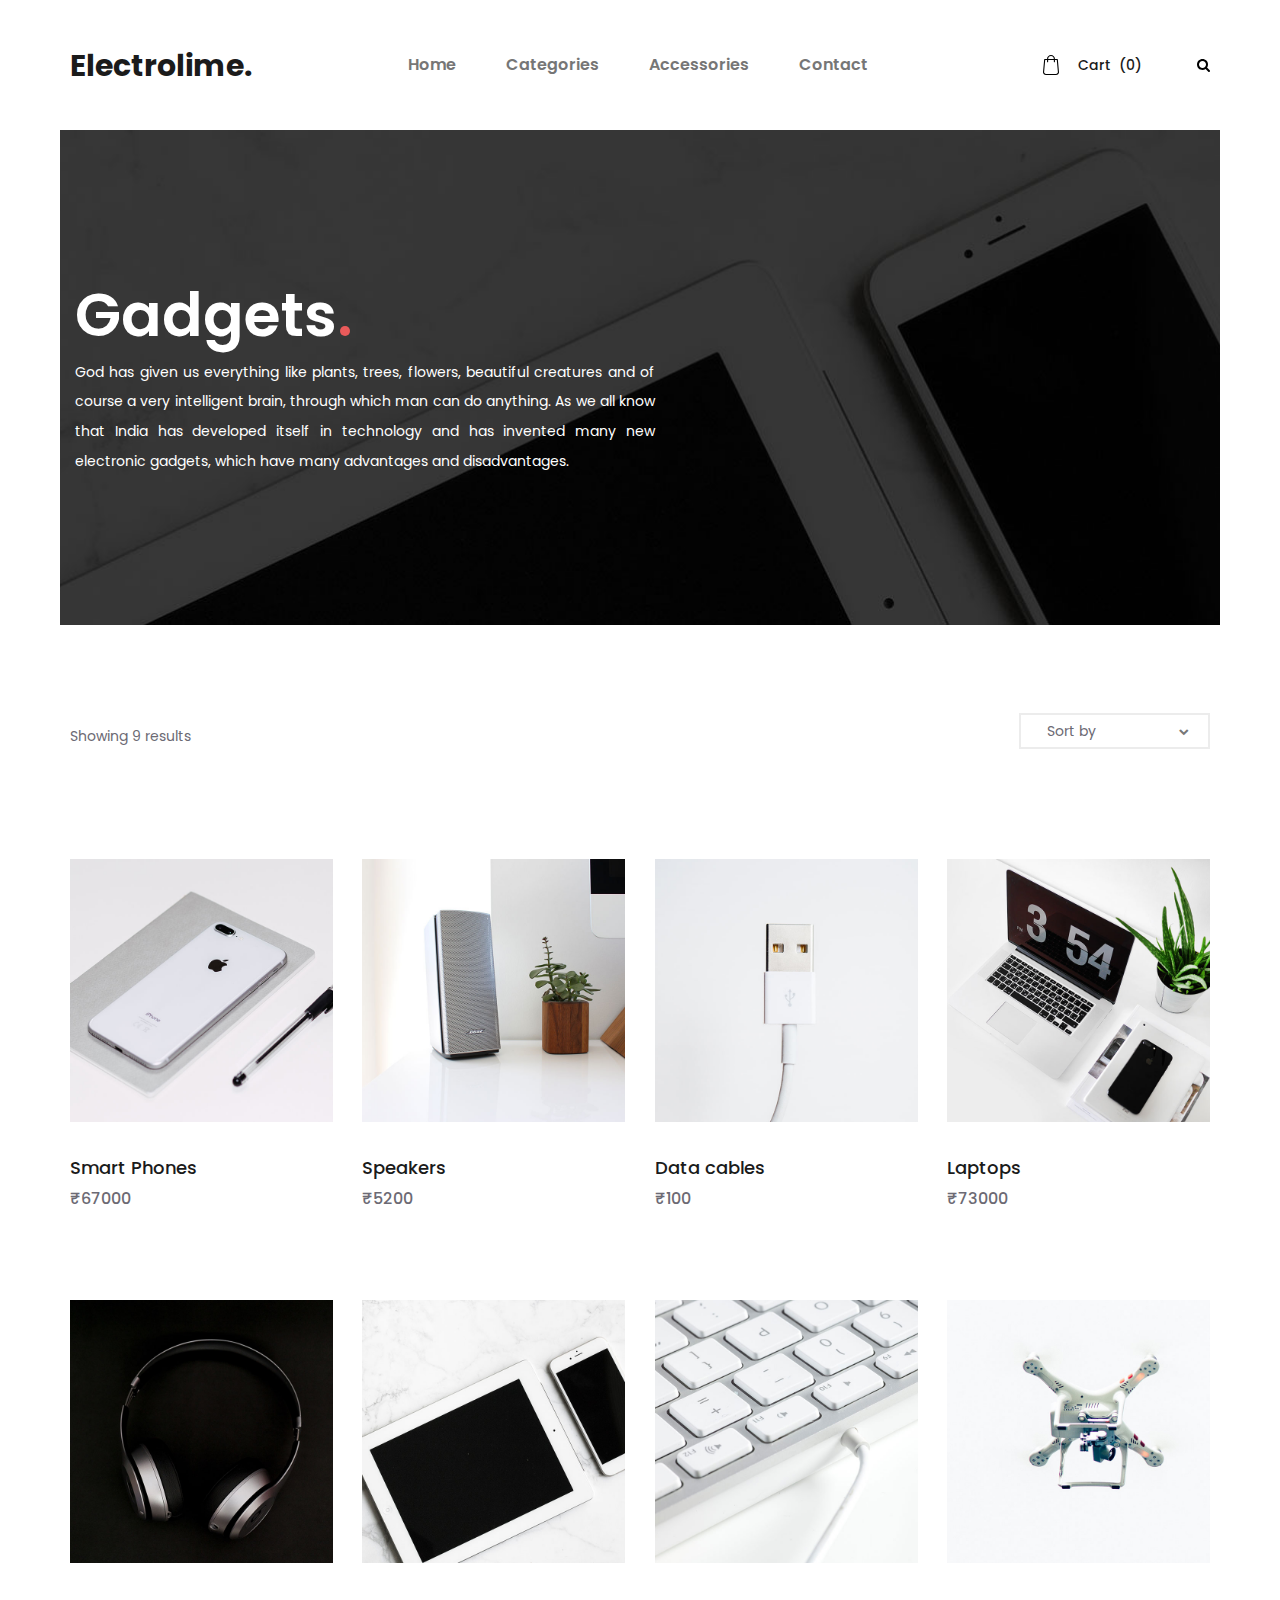
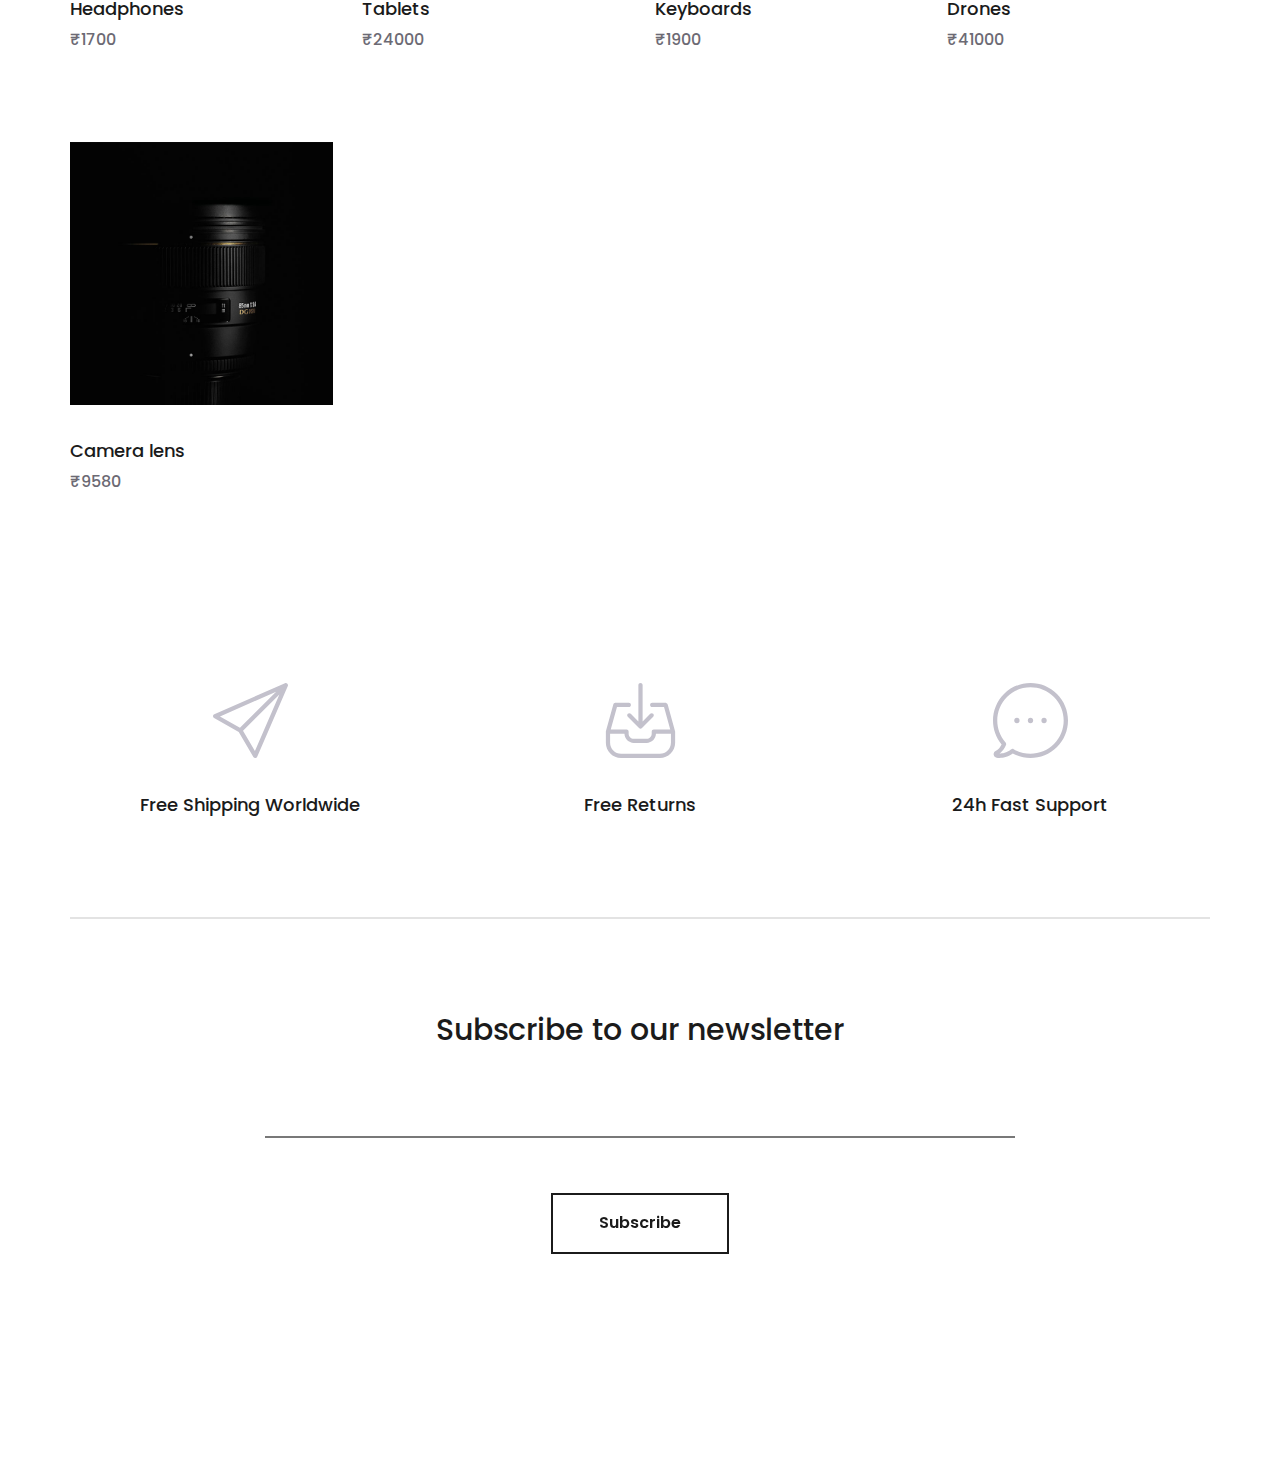
<file: categories.html>
<!DOCTYPE html>
<html lang="en">
<head>
<title>Categories</title>
<meta charset="utf-8">
<meta http-equiv="X-UA-Compatible" content="IE=edge">
<meta name="description" content="Sublime project">
<meta name="viewport" content="width=device-width, initial-scale=1">
<link rel="stylesheet" type="text/css" href="styles/bootstrap4/bootstrap.min.css">
<link href="plugins/font-awesome-4.7.0/css/font-awesome.min.css" rel="stylesheet" type="text/css">
<link rel="stylesheet" type="text/css" href="plugins/OwlCarousel2-2.2.1/owl.carousel.css">
<link rel="stylesheet" type="text/css" href="plugins/OwlCarousel2-2.2.1/owl.theme.default.css">
<link rel="stylesheet" type="text/css" href="plugins/OwlCarousel2-2.2.1/animate.css">
<link rel="stylesheet" type="text/css" href="styles/categories.css">
<link rel="stylesheet" type="text/css" href="styles/categories_responsive.css">
</head>
<body>

<div class="super_container">

	<!-- Header -->

	<header class="header">
		<div class="header_container">
			<div class="container">
				<div class="row">
					<div class="col">
						<div class="header_content d-flex flex-row align-items-center justify-content-start">
							<div class="logo"><a href="index.html">Electrolime.</a></div>
							<nav class="main_nav">
								<ul>
									<li><a href="index.html">Home</a></li>
									<li>
										<a href="categories.html">Categories</a>
									</li>
									<li><a href="Accessories.html">Accessories</a></li>
									<li><a href="contact.html">Contact</a></li>
							</nav>
							<div class="header_extra ml-auto">
								<div class="shopping_cart">
									<a href="cart.html">
										<svg version="1.1" xmlns="http://www.w3.org/2000/svg" xmlns:xlink="http://www.w3.org/1999/xlink" x="0px" y="0px"
												 viewBox="0 0 489 489" style="enable-background:new 0 0 489 489;" xml:space="preserve">
											<g>
												<path d="M440.1,422.7l-28-315.3c-0.6-7-6.5-12.3-13.4-12.3h-57.6C340.3,42.5,297.3,0,244.5,0s-95.8,42.5-96.6,95.1H90.3
													c-7,0-12.8,5.3-13.4,12.3l-28,315.3c0,0.4-0.1,0.8-0.1,1.2c0,35.9,32.9,65.1,73.4,65.1h244.6c40.5,0,73.4-29.2,73.4-65.1
													C440.2,423.5,440.2,423.1,440.1,422.7z M244.5,27c37.9,0,68.8,30.4,69.6,68.1H174.9C175.7,57.4,206.6,27,244.5,27z M366.8,462
													H122.2c-25.4,0-46-16.8-46.4-37.5l26.8-302.3h45.2v41c0,7.5,6,13.5,13.5,13.5s13.5-6,13.5-13.5v-41h139.3v41
													c0,7.5,6,13.5,13.5,13.5s13.5-6,13.5-13.5v-41h45.2l26.9,302.3C412.8,445.2,392.1,462,366.8,462z"/>
											</g>
										</svg>
										<div>Cart <span>(0)</span></div>
									</a>
								</div>
								<div class="search">
									<div class="search_icon">
										<svg version="1.1" id="Capa_1" xmlns="http://www.w3.org/2000/svg" xmlns:xlink="http://www.w3.org/1999/xlink" x="0px" y="0px"
										viewBox="0 0 475.084 475.084" style="enable-background:new 0 0 475.084 475.084;"
										 xml:space="preserve">
										<g>
											<path d="M464.524,412.846l-97.929-97.925c23.6-34.068,35.406-72.047,35.406-113.917c0-27.218-5.284-53.249-15.852-78.087
												c-10.561-24.842-24.838-46.254-42.825-64.241c-17.987-17.987-39.396-32.264-64.233-42.826
												C254.246,5.285,228.217,0.003,200.999,0.003c-27.216,0-53.247,5.282-78.085,15.847C98.072,26.412,76.66,40.689,58.673,58.676
												c-17.989,17.987-32.264,39.403-42.827,64.241C5.282,147.758,0,173.786,0,201.004c0,27.216,5.282,53.238,15.846,78.083
												c10.562,24.838,24.838,46.247,42.827,64.234c17.987,17.993,39.403,32.264,64.241,42.832c24.841,10.563,50.869,15.844,78.085,15.844
												c41.879,0,79.852-11.807,113.922-35.405l97.929,97.641c6.852,7.231,15.406,10.849,25.693,10.849
												c9.897,0,18.467-3.617,25.694-10.849c7.23-7.23,10.848-15.796,10.848-25.693C475.088,428.458,471.567,419.889,464.524,412.846z
												 M291.363,291.358c-25.029,25.033-55.148,37.549-90.364,37.549c-35.21,0-65.329-12.519-90.36-37.549
												c-25.031-25.029-37.546-55.144-37.546-90.36c0-35.21,12.518-65.334,37.546-90.36c25.026-25.032,55.15-37.546,90.36-37.546
												c35.212,0,65.331,12.519,90.364,37.546c25.033,25.026,37.548,55.15,37.548,90.36C328.911,236.214,316.392,266.329,291.363,291.358z
												"/>
										</g>
									</svg>
									</div>
								</div>
								<div class="hamburger"><i class="fa fa-bars" aria-hidden="true"></i></div>
							</div>
						</div>
					</div>
				</div>
			</div>
		</div>
		
		<!-- Search Panel -->
		<div class="search_panel trans_300">
			<div class="container">
				<div class="row">
					<div class="col">
						<div class="search_panel_content d-flex flex-row align-items-center justify-content-end">
							<form action="#">
								<input type="text" class="search_input" placeholder="Search" required="required">
							</form>
						</div>
					</div>
				</div>
			</div>
		</div>

		<!-- Social -->
		<div class="header_social">
			<ul>
				<li><a href="#"><i class="fa fa-pinterest" aria-hidden="true"></i></a></li>
				<li><a href="#"><i class="fa fa-instagram" aria-hidden="true"></i></a></li>
				<li><a href="#"><i class="fa fa-facebook" aria-hidden="true"></i></a></li>
				<li><a href="#"><i class="fa fa-twitter" aria-hidden="true"></i></a></li>
			</ul>
		</div>
	</header>

	<!-- Menu -->

	<div class="menu menu_mm trans_300">
		<div class="menu_container menu_mm">
			<div class="page_menu_content">
							
				<div class="page_menu_search menu_mm">
					<form action="#">
						<input type="search" required="required" class="page_menu_search_input menu_mm" placeholder="Search for products...">
					</form>
				</div>
				<ul class="page_menu_nav menu_mm">
					<li class="page_menu_item has-children menu_mm">
						<a href="index.html">Home<i class="fa fa-angle-down"></i></a>
						<ul class="page_menu_selection menu_mm">
							<li class="page_menu_item menu_mm"><a href="categories.html">Categories<i class="fa fa-angle-down"></i></a></li>
							<li class="page_menu_item menu_mm"><a href="product.html">Product<i class="fa fa-angle-down"></i></a></li>
							<li class="page_menu_item menu_mm"><a href="cart.html">Cart<i class="fa fa-angle-down"></i></a></li>
							<li class="page_menu_item menu_mm"><a href="checkout.html">Checkout<i class="fa fa-angle-down"></i></a></li>
							<li class="page_menu_item menu_mm"><a href="contact.html">Contact<i class="fa fa-angle-down"></i></a></li>
						</ul>
					</li>
					<li class="page_menu_item has-children menu_mm">
						<a href="categories.html">Categories<i class="fa fa-angle-down"></i></a>
						<ul class="page_menu_selection menu_mm">
							<li class="page_menu_item menu_mm"><a href="categories.html">Category<i class="fa fa-angle-down"></i></a></li>
							<li class="page_menu_item menu_mm"><a href="categories.html">Category<i class="fa fa-angle-down"></i></a></li>
							<li class="page_menu_item menu_mm"><a href="categories.html">Category<i class="fa fa-angle-down"></i></a></li>
							<li class="page_menu_item menu_mm"><a href="categories.html">Category<i class="fa fa-angle-down"></i></a></li>
						</ul>
					</li>
					<li class="page_menu_item menu_mm"><a href="index.html">Accessories<i class="fa fa-angle-down"></i></a></li>
					<li class="page_menu_item menu_mm"><a href="#">Offers<i class="fa fa-angle-down"></i></a></li>
					<li class="page_menu_item menu_mm"><a href="contact.html">Contact<i class="fa fa-angle-down"></i></a></li>
				</ul>
			</div>
		</div>

		<div class="menu_close"><i class="fa fa-times" aria-hidden="true"></i></div>

		<div class="menu_social">
			<ul>
				<li><a href="#"><i class="fa fa-pinterest" aria-hidden="true"></i></a></li>
				<li><a href="#"><i class="fa fa-instagram" aria-hidden="true"></i></a></li>
				<li><a href="#"><i class="fa fa-facebook" aria-hidden="true"></i></a></li>
				<li><a href="#"><i class="fa fa-twitter" aria-hidden="true"></i></a></li>
			</ul>
		</div>
	</div>
	
	<!-- Home -->

	<div class="home">
		<div class="home_container">
			<div class="home_background" style="background-image:url(images/categories.jpg)"></div>
			<div class="home_content_container">
				<div class="container">
					<div class="row">
						<div class="col">
							<div class="home_content">
								<div class="home_title">Gadgets<span>.</span></div>
								<div class="home_text"><p>God has given us everything like plants, trees, flowers, beautiful creatures and of course a very intelligent brain, through which man can do anything. As we all know that India has developed itself in technology and has invented many new electronic gadgets, which have many advantages and disadvantages.</p></div>
							</div>
						</div>
					</div>
				</div>
			</div>
		</div>
	</div>

	<!-- Products -->

	<div class="products">
		<div class="container">
			<div class="row">
				<div class="col">
					
					<!-- Product Sorting -->
					<div class="sorting_bar d-flex flex-md-row flex-column align-items-md-center justify-content-md-start">
						<div class="results">Showing <span>9</span> results</div>
						<div class="sorting_container ml-md-auto">
							<div class="sorting">
								<ul class="item_sorting">
									<li>
										<span class="sorting_text">Sort by</span>
										<i class="fa fa-chevron-down" aria-hidden="true"></i>
										<ul>
											<li class="product_sorting_btn" data-isotope-option='{ "sortBy": "original-order" }'><span>Default</span></li>
											<li class="product_sorting_btn" data-isotope-option='{ "sortBy": "price" }'><span>Price</span></li>
											<li class="product_sorting_btn" data-isotope-option='{ "sortBy": "stars" }'><span>Name</span></li>
										</ul>
									</li>
								</ul>
							</div>
						</div>
					</div>
				</div>
			</div>
			<div class="row">
				<div class="col">
					<div class="product_grid">

						<!-- Product -->
						<div class="product">
							<div class="product_image"><img src="images/product_1.jpg" alt=""></div>
							<div class="product_content">
								<div class="product_title"><a href="product.html">Smart Phones</a></div>
								<div class="product_price">₹67000</div>
							</div>
						</div>

						<!-- Product -->
						<div class="product">
							<div class="product_image"><img src="images/product_2.jpg" alt=""></div>
							<div class="product_content">
								<div class="product_title"><a href="speaker.html">Speakers</a></div>
								<div class="product_price">₹5200</div>
							</div>
						</div>

						<!-- Product -->
						<div class="product">
							<div class="product_image"><img src="images/product_3.jpg" alt=""></div>
							<div class="product_content">
								<div class="product_title"><a href="datacable.html">Data cables</a></div>
								<div class="product_price">₹100</div>
							</div>
						</div>

						<!-- Product -->
						<div class="product">
							<div class="product_image"><img src="images/product_4.jpg" alt=""></div>
							<div class="product_content">
								<div class="product_title"><a href="laptop.html">Laptops</a></div>
								<div class="product_price">₹73000</div>
							</div>
						</div>

						<!-- Product -->
						<div class="product">
							<div class="product_image"><img src="images/product_5.jpg" alt=""></div>
							<div class="product_content">
								<div class="product_title"><a href="headphone.html">Headphones</a></div>
								<div class="product_price">₹1700</div>
							</div>
						</div>

						<!-- Product -->
						<div class="product">
							<div class="product_image"><img src="images/product_6.jpg" alt=""></div>
							<div class="product_content">
								<div class="product_title"><a href="tablet.html">Tablets</a></div>
								<div class="product_price">₹24000</div>
							</div>
						</div>

						<!-- Product -->
						<div class="product">
							<div class="product_image"><img src="images/product_8.jpg" alt=""></div>
							<div class="product_content">
								<div class="product_title"><a href="keyboard.html">Keyboards</a></div>
								<div class="product_price">₹1900</div>
							</div>
						</div>

						<!-- Product -->
						<div class="product">
							<div class="product_image"><img src="images/product_9.jpg" alt=""></div>
							<div class="product_content">
								<div class="product_title"><a href="drone.html">Drones</a></div>
								<div class="product_price">₹41000</div>
							</div>
						</div>

						<!-- Product -->
						<div class="product">
							<div class="product_image"><img src="images/product_12.jpg" alt=""></div>
							<div class="product_content">
								<div class="product_title"><a href="camera.html">Camera lens</a></div>
								<div class="product_price">₹9580</div>
							</div>
						</div>

					</div>
						
				</div>
			</div>
		</div>
	</div>

	<!-- Icon Boxes -->

	<div class="icon_boxes">
		<div class="container">
			<div class="row icon_box_row">
				
				<!-- Icon Box -->
				<div class="col-lg-4 icon_box_col">
					<div class="icon_box">
						<div class="icon_box_image"><img src="images/icon_1.svg" alt=""></div>
						<div class="icon_box_title">Free Shipping Worldwide</div>
						
					</div>
				</div>

				<!-- Icon Box -->
				<div class="col-lg-4 icon_box_col">
					<div class="icon_box">
						<div class="icon_box_image"><img src="images/icon_2.svg" alt=""></div>
						<div class="icon_box_title">Free Returns</div>
						
					</div>
				</div>

				<!-- Icon Box -->
				<div class="col-lg-4 icon_box_col">
					<div class="icon_box">
						<div class="icon_box_image"><img src="images/icon_3.svg" alt=""></div>
						<div class="icon_box_title">24h Fast Support</div>
						
					</div>
				</div>

			</div>
		</div>
	</div>

	<!-- Newsletter -->

	<div class="newsletter">
		<div class="container">
			<div class="row">
				<div class="col">
					<div class="newsletter_border"></div>
				</div>
			</div>
			<div class="row">
				<div class="col-lg-8 offset-lg-2">
					<div class="newsletter_content text-center">
						<div class="newsletter_title">Subscribe to our newsletter</div>
						
						<div class="newsletter_form_container">
							<form action="#" id="newsletter_form" class="newsletter_form">
								<input type="email" class="newsletter_input" required="required">
								<button class="newsletter_button trans_200"><span>Subscribe</span></button>
							</form>
						</div>
					</div>
				</div>
			</div>
		</div>
	</div>

	<!-- Footer -->
	
	<div class="footer_overlay"></div>
	<footer class="footer">
		<div class="footer_background" style="background-image:url(images/footer.jpg)"></div>
		<div class="container">
			<div class="row">
				<div class="col">
					<div class="footer_content d-flex flex-lg-row flex-column align-items-center justify-content-lg-start justify-content-center">
						<div class="footer_logo"><a href="#">Electrolime.</a></div>
						
						<div class="footer_social ml-lg-auto">
							<ul>
								<li><a href="#"><i class="fa fa-pinterest" aria-hidden="true"></i></a></li>
								<li><a href="#"><i class="fa fa-instagram" aria-hidden="true"></i></a></li>
								<li><a href="#"><i class="fa fa-facebook" aria-hidden="true"></i></a></li>
								<li><a href="#"><i class="fa fa-twitter" aria-hidden="true"></i></a></li>
							</ul>
						</div>
					</div>
				</div>
			</div>
		</div>
	</footer>
</div>

<script src="js/jquery-3.2.1.min.js"></script>
<script src="styles/bootstrap4/popper.js"></script>
<script src="styles/bootstrap4/bootstrap.min.js"></script>
<script src="plugins/greensock/TweenMax.min.js"></script>
<script src="plugins/greensock/TimelineMax.min.js"></script>
<script src="plugins/scrollmagic/ScrollMagic.min.js"></script>
<script src="plugins/greensock/animation.gsap.min.js"></script>
<script src="plugins/greensock/ScrollToPlugin.min.js"></script>
<script src="plugins/OwlCarousel2-2.2.1/owl.carousel.js"></script>
<script src="plugins/Isotope/isotope.pkgd.min.js"></script>
<script src="plugins/easing/easing.js"></script>
<script src="plugins/parallax-js-master/parallax.min.js"></script>
<script src="js/categories.js"></script>
</body>
</html>
</file>
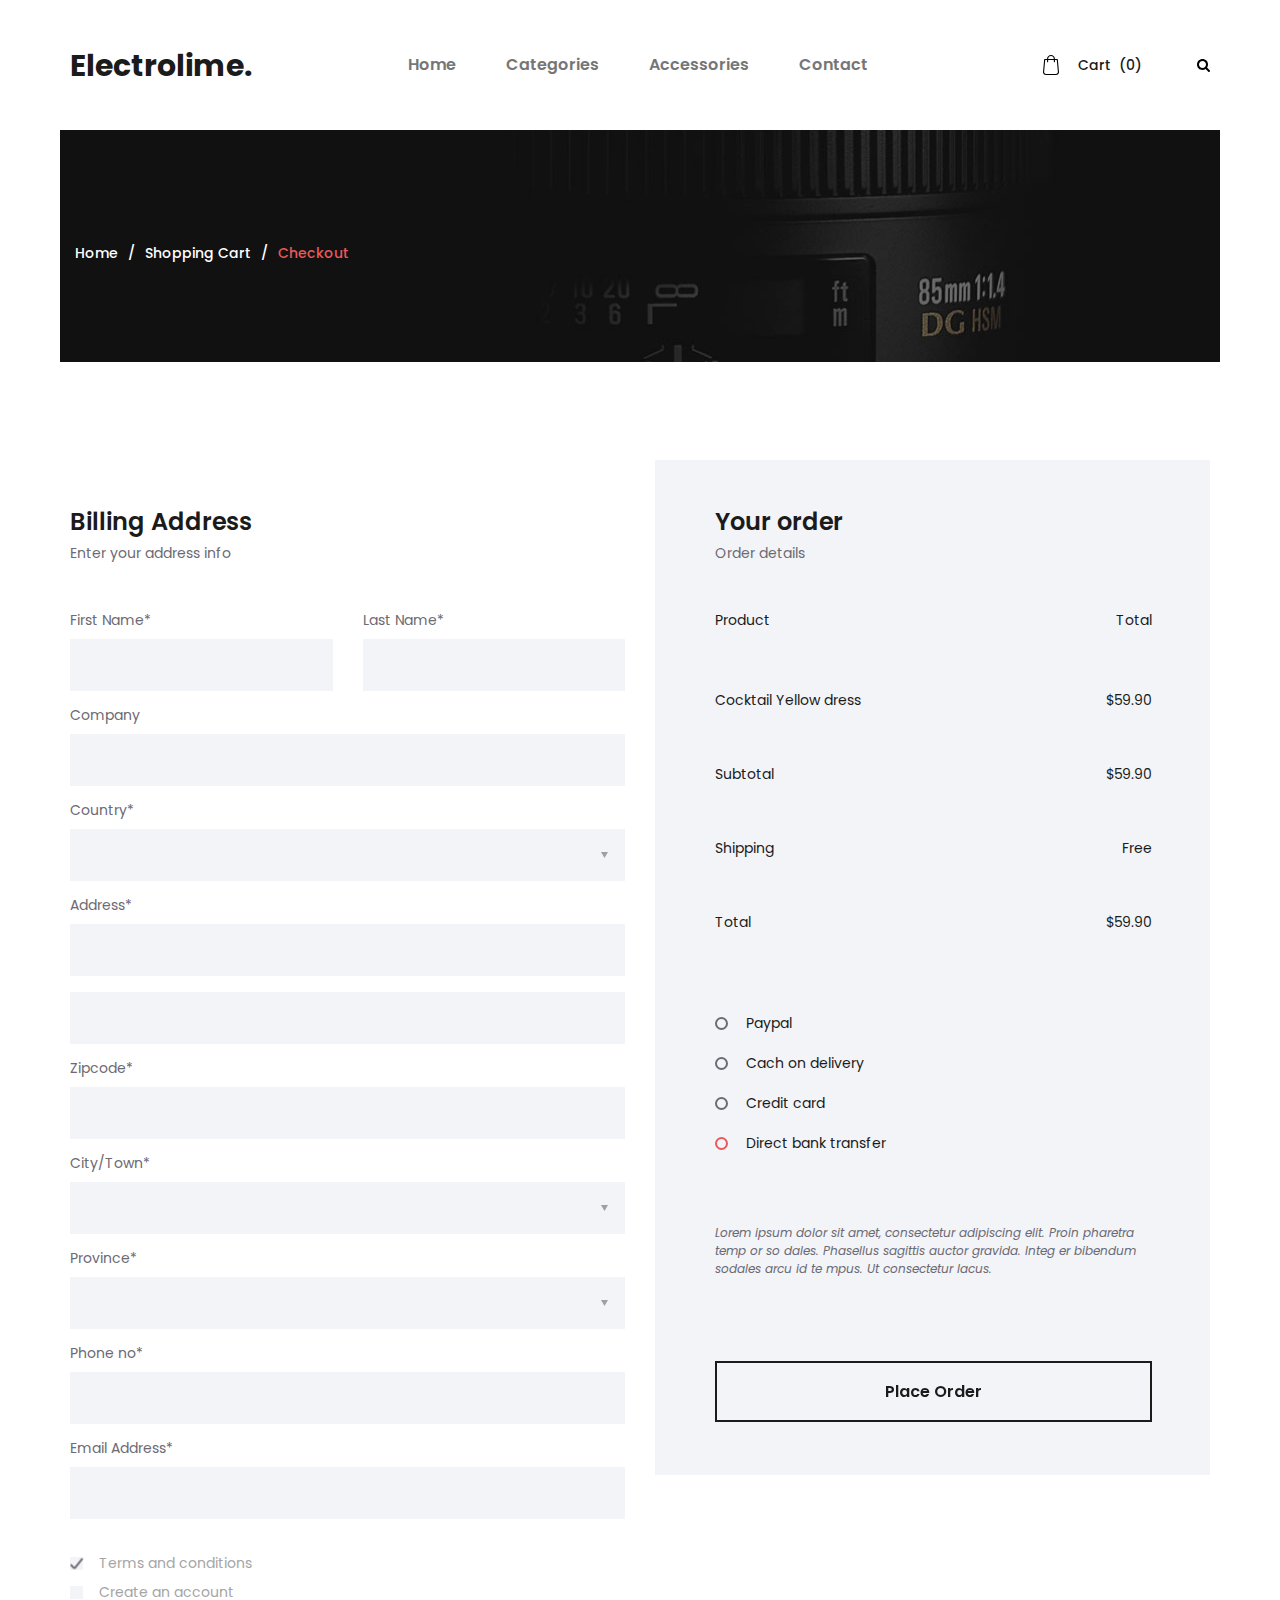
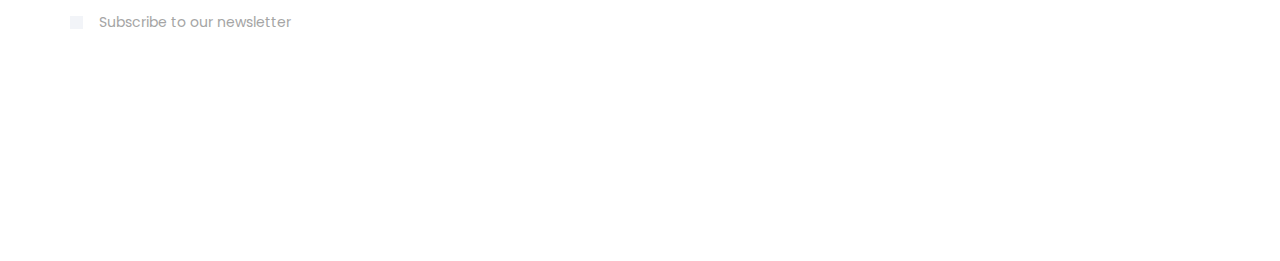
<file: checkout.html>
<!DOCTYPE html>
<html lang="en">
<head>
<title>Checkout</title>
<meta charset="utf-8">
<meta http-equiv="X-UA-Compatible" content="IE=edge">
<meta name="description" content="Sublime project">
<meta name="viewport" content="width=device-width, initial-scale=1">
<link rel="stylesheet" type="text/css" href="styles/bootstrap4/bootstrap.min.css">
<link href="plugins/font-awesome-4.7.0/css/font-awesome.min.css" rel="stylesheet" type="text/css">
<link rel="stylesheet" type="text/css" href="styles/checkout.css">
<link rel="stylesheet" type="text/css" href="styles/checkout_responsive.css">
</head>
<body>

<div class="super_container">

	<!-- Header -->

	<header class="header">
		<div class="header_container">
			<div class="container">
				<div class="row">
					<div class="col">
						<div class="header_content d-flex flex-row align-items-center justify-content-start">
							<div class="logo"><a href="index.html">Electrolime.</a></div>
							<nav class="main_nav">
								<ul>
									<li><a href="index.html">Home</a></li>
									<li>
										<a href="categories.html">Categories</a>
									</li>
									<li><a href="Accessories.html">Accessories</a></li>
									<li><a href="contact.html">Contact</a></li>
							</nav>
							<div class="header_extra ml-auto">
								<div class="shopping_cart">
									<a href="cart.html">
										<svg version="1.1" xmlns="http://www.w3.org/2000/svg" xmlns:xlink="http://www.w3.org/1999/xlink" x="0px" y="0px"
												 viewBox="0 0 489 489" style="enable-background:new 0 0 489 489;" xml:space="preserve">
											<g>
												<path d="M440.1,422.7l-28-315.3c-0.6-7-6.5-12.3-13.4-12.3h-57.6C340.3,42.5,297.3,0,244.5,0s-95.8,42.5-96.6,95.1H90.3
													c-7,0-12.8,5.3-13.4,12.3l-28,315.3c0,0.4-0.1,0.8-0.1,1.2c0,35.9,32.9,65.1,73.4,65.1h244.6c40.5,0,73.4-29.2,73.4-65.1
													C440.2,423.5,440.2,423.1,440.1,422.7z M244.5,27c37.9,0,68.8,30.4,69.6,68.1H174.9C175.7,57.4,206.6,27,244.5,27z M366.8,462
													H122.2c-25.4,0-46-16.8-46.4-37.5l26.8-302.3h45.2v41c0,7.5,6,13.5,13.5,13.5s13.5-6,13.5-13.5v-41h139.3v41
													c0,7.5,6,13.5,13.5,13.5s13.5-6,13.5-13.5v-41h45.2l26.9,302.3C412.8,445.2,392.1,462,366.8,462z"/>
											</g>
										</svg>
										<div>Cart <span>(0)</span></div>
									</a>
								</div>
								<div class="search">
									<div class="search_icon">
										<svg version="1.1" id="Capa_1" xmlns="http://www.w3.org/2000/svg" xmlns:xlink="http://www.w3.org/1999/xlink" x="0px" y="0px"
										viewBox="0 0 475.084 475.084" style="enable-background:new 0 0 475.084 475.084;"
										 xml:space="preserve">
										<g>
											<path d="M464.524,412.846l-97.929-97.925c23.6-34.068,35.406-72.047,35.406-113.917c0-27.218-5.284-53.249-15.852-78.087
												c-10.561-24.842-24.838-46.254-42.825-64.241c-17.987-17.987-39.396-32.264-64.233-42.826
												C254.246,5.285,228.217,0.003,200.999,0.003c-27.216,0-53.247,5.282-78.085,15.847C98.072,26.412,76.66,40.689,58.673,58.676
												c-17.989,17.987-32.264,39.403-42.827,64.241C5.282,147.758,0,173.786,0,201.004c0,27.216,5.282,53.238,15.846,78.083
												c10.562,24.838,24.838,46.247,42.827,64.234c17.987,17.993,39.403,32.264,64.241,42.832c24.841,10.563,50.869,15.844,78.085,15.844
												c41.879,0,79.852-11.807,113.922-35.405l97.929,97.641c6.852,7.231,15.406,10.849,25.693,10.849
												c9.897,0,18.467-3.617,25.694-10.849c7.23-7.23,10.848-15.796,10.848-25.693C475.088,428.458,471.567,419.889,464.524,412.846z
												 M291.363,291.358c-25.029,25.033-55.148,37.549-90.364,37.549c-35.21,0-65.329-12.519-90.36-37.549
												c-25.031-25.029-37.546-55.144-37.546-90.36c0-35.21,12.518-65.334,37.546-90.36c25.026-25.032,55.15-37.546,90.36-37.546
												c35.212,0,65.331,12.519,90.364,37.546c25.033,25.026,37.548,55.15,37.548,90.36C328.911,236.214,316.392,266.329,291.363,291.358z
												"/>
										</g>
									</svg>
									</div>
								</div>
								<div class="hamburger"><i class="fa fa-bars" aria-hidden="true"></i></div>
							</div>
						</div>
					</div>
				</div>
			</div>
		</div>
		
		<!-- Search Panel -->
		<div class="search_panel trans_300">
			<div class="container">
				<div class="row">
					<div class="col">
						<div class="search_panel_content d-flex flex-row align-items-center justify-content-end">
							<form action="#">
								<input type="text" class="search_input" placeholder="Search" required="required">
							</form>
						</div>
					</div>
				</div>
			</div>
		</div>

		<!-- Social -->
		<div class="header_social">
			<ul>
				<li><a href="#"><i class="fa fa-pinterest" aria-hidden="true"></i></a></li>
				<li><a href="#"><i class="fa fa-instagram" aria-hidden="true"></i></a></li>
				<li><a href="#"><i class="fa fa-facebook" aria-hidden="true"></i></a></li>
				<li><a href="#"><i class="fa fa-twitter" aria-hidden="true"></i></a></li>
			</ul>
		</div>
	</header>

	<!-- Menu -->

	<div class="menu menu_mm trans_300">
		<div class="menu_container menu_mm">
			<div class="page_menu_content">
							
				<div class="page_menu_search menu_mm">
					<form action="#">
						<input type="search" required="required" class="page_menu_search_input menu_mm" placeholder="Search for products...">
					</form>
				</div>
				<ul class="page_menu_nav menu_mm">
					<li class="page_menu_item has-children menu_mm">
						<a href="index.html">Home<i class="fa fa-angle-down"></i></a>
						<ul class="page_menu_selection menu_mm">
							<li class="page_menu_item menu_mm"><a href="categories.html">Categories<i class="fa fa-angle-down"></i></a></li>
							<li class="page_menu_item menu_mm"><a href="product.html">Product<i class="fa fa-angle-down"></i></a></li>
							<li class="page_menu_item menu_mm"><a href="cart.html">Cart<i class="fa fa-angle-down"></i></a></li>
							<li class="page_menu_item menu_mm"><a href="checkout.html">Checkout<i class="fa fa-angle-down"></i></a></li>
							<li class="page_menu_item menu_mm"><a href="contact.html">Contact<i class="fa fa-angle-down"></i></a></li>
						</ul>
					</li>
					<li class="page_menu_item has-children menu_mm">
						<a href="categories.html">Categories<i class="fa fa-angle-down"></i></a>
						<ul class="page_menu_selection menu_mm">
							<li class="page_menu_item menu_mm"><a href="categories.html">Category<i class="fa fa-angle-down"></i></a></li>
							<li class="page_menu_item menu_mm"><a href="categories.html">Category<i class="fa fa-angle-down"></i></a></li>
							<li class="page_menu_item menu_mm"><a href="categories.html">Category<i class="fa fa-angle-down"></i></a></li>
							<li class="page_menu_item menu_mm"><a href="categories.html">Category<i class="fa fa-angle-down"></i></a></li>
						</ul>
					</li>
					<li class="page_menu_item menu_mm"><a href="index.html">Accessories<i class="fa fa-angle-down"></i></a></li>
					<li class="page_menu_item menu_mm"><a href="#">Offers<i class="fa fa-angle-down"></i></a></li>
					<li class="page_menu_item menu_mm"><a href="contact.html">Contact<i class="fa fa-angle-down"></i></a></li>
				</ul>
			</div>
		</div>

		<div class="menu_close"><i class="fa fa-times" aria-hidden="true"></i></div>

		<div class="menu_social">
			<ul>
				<li><a href="#"><i class="fa fa-pinterest" aria-hidden="true"></i></a></li>
				<li><a href="#"><i class="fa fa-instagram" aria-hidden="true"></i></a></li>
				<li><a href="#"><i class="fa fa-facebook" aria-hidden="true"></i></a></li>
				<li><a href="#"><i class="fa fa-twitter" aria-hidden="true"></i></a></li>
			</ul>
		</div>
	</div>
	
	<!-- Home -->

	<div class="home">
		<div class="home_container">
			<div class="home_background" style="background-image:url(images/cart.jpg)"></div>
			<div class="home_content_container">
				<div class="container">
					<div class="row">
						<div class="col">
							<div class="home_content">
								<div class="breadcrumbs">
									<ul>
										<li><a href="index.html">Home</a></li>
										<li><a href="cart.html">Shopping Cart</a></li>
										<li>Checkout</li>
									</ul>
								</div>
							</div>
						</div>
					</div>
				</div>
			</div>
		</div>
	</div>

	<!-- Checkout -->
	
	<div class="checkout">
		<div class="container">
			<div class="row">

				<!-- Billing Info -->
				<div class="col-lg-6">
					<div class="billing checkout_section">
						<div class="section_title">Billing Address</div>
						<div class="section_subtitle">Enter your address info</div>
						<div class="checkout_form_container">
							<form action="#" id="checkout_form" class="checkout_form">
								<div class="row">
									<div class="col-xl-6">
										<!-- Name -->
										<label for="checkout_name">First Name*</label>
										<input type="text" id="checkout_name" class="checkout_input" required="required">
									</div>
									<div class="col-xl-6 last_name_col">
										<!-- Last Name -->
										<label for="checkout_last_name">Last Name*</label>
										<input type="text" id="checkout_last_name" class="checkout_input" required="required">
									</div>
								</div>
								<div>
									<!-- Company -->
									<label for="checkout_company">Company</label>
									<input type="text" id="checkout_company" class="checkout_input">
								</div>
								<div>
									<!-- Country -->
									<label for="checkout_country">Country*</label>
									<select name="checkout_country" id="checkout_country" class="dropdown_item_select checkout_input" require="required">
										<option></option>
										<option>Lithuania</option>
										<option>Sweden</option>
										<option>UK</option>
										<option>Italy</option>
									</select>
								</div>
								<div>
									<!-- Address -->
									<label for="checkout_address">Address*</label>
									<input type="text" id="checkout_address" class="checkout_input" required="required">
									<input type="text" id="checkout_address_2" class="checkout_input checkout_address_2" required="required">
								</div>
								<div>
									<!-- Zipcode -->
									<label for="checkout_zipcode">Zipcode*</label>
									<input type="text" id="checkout_zipcode" class="checkout_input" required="required">
								</div>
								<div>
									<!-- City / Town -->
									<label for="checkout_city">City/Town*</label>
									<select name="checkout_city" id="checkout_city" class="dropdown_item_select checkout_input" require="required">
										<option></option>
										<option>City</option>
										<option>City</option>
										<option>City</option>
										<option>City</option>
									</select>
								</div>
								<div>
									<!-- Province -->
									<label for="checkout_province">Province*</label>
									<select name="checkout_province" id="checkout_province" class="dropdown_item_select checkout_input" require="required">
										<option></option>
										<option>Province</option>
										<option>Province</option>
										<option>Province</option>
										<option>Province</option>
									</select>
								</div>
								<div>
									<!-- Phone no -->
									<label for="checkout_phone">Phone no*</label>
									<input type="phone" id="checkout_phone" class="checkout_input" required="required">
								</div>
								<div>
									<!-- Email -->
									<label for="checkout_email">Email Address*</label>
									<input type="phone" id="checkout_email" class="checkout_input" required="required">
								</div>
								<div class="checkout_extra">
									<div>
										<input type="checkbox" id="checkbox_terms" name="regular_checkbox" class="regular_checkbox" checked="checked">
										<label for="checkbox_terms"><img src="images/check.png" alt=""></label>
										<span class="checkbox_title">Terms and conditions</span>
									</div>
									<div>
										<input type="checkbox" id="checkbox_account" name="regular_checkbox" class="regular_checkbox">
										<label for="checkbox_account"><img src="images/check.png" alt=""></label>
										<span class="checkbox_title">Create an account</span>
									</div>
									<div>
										<input type="checkbox" id="checkbox_newsletter" name="regular_checkbox" class="regular_checkbox">
										<label for="checkbox_newsletter"><img src="images/check.png" alt=""></label>
										<span class="checkbox_title">Subscribe to our newsletter</span>
									</div>
								</div>
							</form>
						</div>
					</div>
				</div>

				<!-- Order Info -->

				<div class="col-lg-6">
					<div class="order checkout_section">
						<div class="section_title">Your order</div>
						<div class="section_subtitle">Order details</div>

						<!-- Order details -->
						<div class="order_list_container">
							<div class="order_list_bar d-flex flex-row align-items-center justify-content-start">
								<div class="order_list_title">Product</div>
								<div class="order_list_value ml-auto">Total</div>
							</div>
							<ul class="order_list">
								<li class="d-flex flex-row align-items-center justify-content-start">
									<div class="order_list_title">Cocktail Yellow dress</div>
									<div class="order_list_value ml-auto">$59.90</div>
								</li>
								<li class="d-flex flex-row align-items-center justify-content-start">
									<div class="order_list_title">Subtotal</div>
									<div class="order_list_value ml-auto">$59.90</div>
								</li>
								<li class="d-flex flex-row align-items-center justify-content-start">
									<div class="order_list_title">Shipping</div>
									<div class="order_list_value ml-auto">Free</div>
								</li>
								<li class="d-flex flex-row align-items-center justify-content-start">
									<div class="order_list_title">Total</div>
									<div class="order_list_value ml-auto">$59.90</div>
								</li>
							</ul>
						</div>

						<!-- Payment Options -->
						<div class="payment">
							<div class="payment_options">
								<label class="payment_option clearfix">Paypal
									<input type="radio" name="radio">
									<span class="checkmark"></span>
								</label>
								<label class="payment_option clearfix">Cach on delivery
									<input type="radio" name="radio">
									<span class="checkmark"></span>
								</label>
								<label class="payment_option clearfix">Credit card
									<input type="radio" name="radio">
									<span class="checkmark"></span>
								</label>
								<label class="payment_option clearfix">Direct bank transfer
									<input type="radio" checked="checked" name="radio">
									<span class="checkmark"></span>
								</label>
							</div>
						</div>

						<!-- Order Text -->
						<div class="order_text">Lorem ipsum dolor sit amet, consectetur adipiscing elit. Proin pharetra temp or so dales. Phasellus sagittis auctor gravida. Integ er bibendum sodales arcu id te mpus. Ut consectetur lacus.</div>
						<div class="button order_button"><a href="#">Place Order</a></div>
					</div>
				</div>
			</div>
		</div>
	</div>

	<!-- Footer -->
	
	<div class="footer_overlay"></div>
	<footer class="footer">
		<div class="footer_background" style="background-image:url(images/footer.jpg)"></div>
		<div class="container">
			<div class="row">
				<div class="col">
					<div class="footer_content d-flex flex-lg-row flex-column align-items-center justify-content-lg-start justify-content-center">
						<div class="footer_logo"><a href="#">Electrolime.</a></div>
						
						<div class="footer_social ml-lg-auto">
							<ul>
								<li><a href="#"><i class="fa fa-pinterest" aria-hidden="true"></i></a></li>
								<li><a href="#"><i class="fa fa-instagram" aria-hidden="true"></i></a></li>
								<li><a href="#"><i class="fa fa-facebook" aria-hidden="true"></i></a></li>
								<li><a href="#"><i class="fa fa-twitter" aria-hidden="true"></i></a></li>
							</ul>
						</div>
					</div>
				</div>
			</div>
		</div>
	</footer>
</div>

<script src="js/jquery-3.2.1.min.js"></script>
<script src="styles/bootstrap4/popper.js"></script>
<script src="styles/bootstrap4/bootstrap.min.js"></script>
<script src="plugins/greensock/TweenMax.min.js"></script>
<script src="plugins/greensock/TimelineMax.min.js"></script>
<script src="plugins/scrollmagic/ScrollMagic.min.js"></script>
<script src="plugins/greensock/animation.gsap.min.js"></script>
<script src="plugins/greensock/ScrollToPlugin.min.js"></script>
<script src="plugins/easing/easing.js"></script>
<script src="plugins/parallax-js-master/parallax.min.js"></script>
<script src="js/checkout.js"></script>
</body>
</html>
</file>
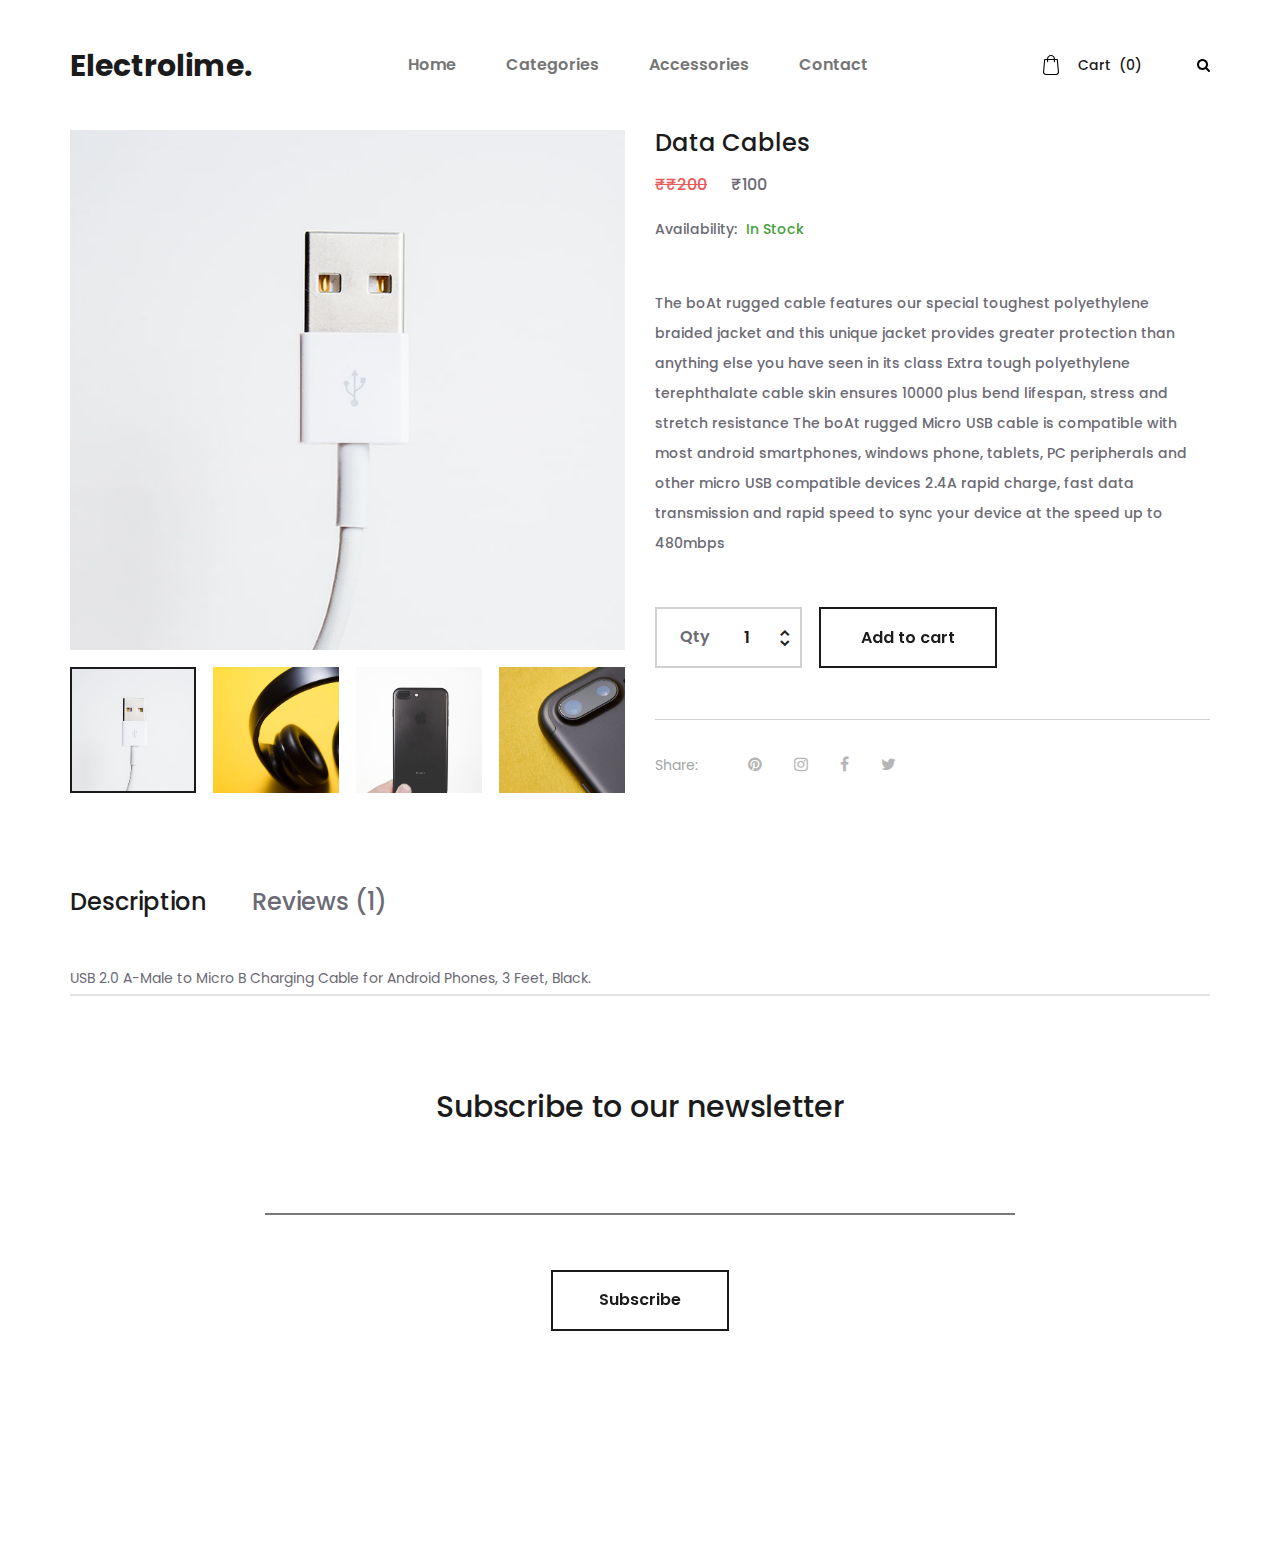
<file: datacable.html>
<!DOCTYPE html>
<html lang="en">
<head>
<title>Product</title>
<meta charset="utf-8">
<meta http-equiv="X-UA-Compatible" content="IE=edge">
<meta name="description" content="Sublime project">
<meta name="viewport" content="width=device-width, initial-scale=1">
<link rel="stylesheet" type="text/css" href="styles/bootstrap4/bootstrap.min.css">
<link href="plugins/font-awesome-4.7.0/css/font-awesome.min.css" rel="stylesheet" type="text/css">
<link rel="stylesheet" type="text/css" href="plugins/OwlCarousel2-2.2.1/owl.carousel.css">
<link rel="stylesheet" type="text/css" href="plugins/OwlCarousel2-2.2.1/owl.theme.default.css">
<link rel="stylesheet" type="text/css" href="plugins/OwlCarousel2-2.2.1/animate.css">
<link rel="stylesheet" type="text/css" href="styles/product.css">
<link rel="stylesheet" type="text/css" href="styles/product_responsive.css">
</head>
<body>

<div class="super_container">

	<!-- Header -->

	<header class="header">
		<div class="header_container">
			<div class="container">
				<div class="row">
					<div class="col">
						<div class="header_content d-flex flex-row align-items-center justify-content-start">
							<div class="logo"><a href="index.html">Electrolime.</a></div>
							<nav class="main_nav">
								<ul>
									<li><a href="index.html">Home</a></li>
									<li>
										<a href="categories.html">Categories</a>
									</li>
									<li><a href="Accessories.html">Accessories</a></li>
									<li><a href="contact.html">Contact</a></li>
									
							</nav>
							<div class="header_extra ml-auto">
								<div class="shopping_cart">
									<a href="cart.html">
										<svg version="1.1" xmlns="http://www.w3.org/2000/svg" xmlns:xlink="http://www.w3.org/1999/xlink" x="0px" y="0px"
												 viewBox="0 0 489 489" style="enable-background:new 0 0 489 489;" xml:space="preserve">
											<g>
												<path d="M440.1,422.7l-28-315.3c-0.6-7-6.5-12.3-13.4-12.3h-57.6C340.3,42.5,297.3,0,244.5,0s-95.8,42.5-96.6,95.1H90.3
													c-7,0-12.8,5.3-13.4,12.3l-28,315.3c0,0.4-0.1,0.8-0.1,1.2c0,35.9,32.9,65.1,73.4,65.1h244.6c40.5,0,73.4-29.2,73.4-65.1
													C440.2,423.5,440.2,423.1,440.1,422.7z M244.5,27c37.9,0,68.8,30.4,69.6,68.1H174.9C175.7,57.4,206.6,27,244.5,27z M366.8,462
													H122.2c-25.4,0-46-16.8-46.4-37.5l26.8-302.3h45.2v41c0,7.5,6,13.5,13.5,13.5s13.5-6,13.5-13.5v-41h139.3v41
													c0,7.5,6,13.5,13.5,13.5s13.5-6,13.5-13.5v-41h45.2l26.9,302.3C412.8,445.2,392.1,462,366.8,462z"/>
											</g>
										</svg>
										<div>Cart <span>(0)</span></div>
									</a>
								</div>
								<div class="search">
									<div class="search_icon">
										<svg version="1.1" id="Capa_1" xmlns="http://www.w3.org/2000/svg" xmlns:xlink="http://www.w3.org/1999/xlink" x="0px" y="0px"
										viewBox="0 0 475.084 475.084" style="enable-background:new 0 0 475.084 475.084;"
										 xml:space="preserve">
										<g>
											<path d="M464.524,412.846l-97.929-97.925c23.6-34.068,35.406-72.047,35.406-113.917c0-27.218-5.284-53.249-15.852-78.087
												c-10.561-24.842-24.838-46.254-42.825-64.241c-17.987-17.987-39.396-32.264-64.233-42.826
												C254.246,5.285,228.217,0.003,200.999,0.003c-27.216,0-53.247,5.282-78.085,15.847C98.072,26.412,76.66,40.689,58.673,58.676
												c-17.989,17.987-32.264,39.403-42.827,64.241C5.282,147.758,0,173.786,0,201.004c0,27.216,5.282,53.238,15.846,78.083
												c10.562,24.838,24.838,46.247,42.827,64.234c17.987,17.993,39.403,32.264,64.241,42.832c24.841,10.563,50.869,15.844,78.085,15.844
												c41.879,0,79.852-11.807,113.922-35.405l97.929,97.641c6.852,7.231,15.406,10.849,25.693,10.849
												c9.897,0,18.467-3.617,25.694-10.849c7.23-7.23,10.848-15.796,10.848-25.693C475.088,428.458,471.567,419.889,464.524,412.846z
												 M291.363,291.358c-25.029,25.033-55.148,37.549-90.364,37.549c-35.21,0-65.329-12.519-90.36-37.549
												c-25.031-25.029-37.546-55.144-37.546-90.36c0-35.21,12.518-65.334,37.546-90.36c25.026-25.032,55.15-37.546,90.36-37.546
												c35.212,0,65.331,12.519,90.364,37.546c25.033,25.026,37.548,55.15,37.548,90.36C328.911,236.214,316.392,266.329,291.363,291.358z
												"/>
										</g>
									</svg>
									</div>
								</div>
								<div class="hamburger"><i class="fa fa-bars" aria-hidden="true"></i></div>
							</div>
						</div>
					</div>
				</div>
			</div>
		</div>
		
		<!-- Search Panel -->
		<div class="search_panel trans_300">
			<div class="container">
				<div class="row">
					<div class="col">
						<div class="search_panel_content d-flex flex-row align-items-center justify-content-end">
							<form action="#">
								<input type="text" class="search_input" placeholder="Search" required="required">
							</form>
						</div>
					</div>
				</div>
			</div>
		</div>

		<!-- Social -->
		<div class="header_social">
			<ul>
				<li><a href="#"><i class="fa fa-pinterest" aria-hidden="true"></i></a></li>
				<li><a href="#"><i class="fa fa-instagram" aria-hidden="true"></i></a></li>
				<li><a href="#"><i class="fa fa-facebook" aria-hidden="true"></i></a></li>
				<li><a href="#"><i class="fa fa-twitter" aria-hidden="true"></i></a></li>
			</ul>
		</div>
	</header>

	<!-- Menu -->

	<div class="menu menu_mm trans_300">
		<div class="menu_container menu_mm">
			<div class="page_menu_content">
							
				<div class="page_menu_search menu_mm">
					<form action="#">
						<input type="search" required="required" class="page_menu_search_input menu_mm" placeholder="Search for products...">
					</form>
				</div>
				<ul class="page_menu_nav menu_mm">
					<li class="page_menu_item has-children menu_mm">
						<a href="index.html">Home<i class="fa fa-angle-down"></i></a>
						<ul class="page_menu_selection menu_mm">
							<li class="page_menu_item menu_mm"><a href="categories.html">Categories<i class="fa fa-angle-down"></i></a></li>
							<li class="page_menu_item menu_mm"><a href="product.html">Product<i class="fa fa-angle-down"></i></a></li>
							<li class="page_menu_item menu_mm"><a href="cart.html">Cart<i class="fa fa-angle-down"></i></a></li>
							<li class="page_menu_item menu_mm"><a href="checkout.html">Checkout<i class="fa fa-angle-down"></i></a></li>
							<li class="page_menu_item menu_mm"><a href="contact.html">Contact<i class="fa fa-angle-down"></i></a></li>
						</ul>
					</li>
					<li class="page_menu_item has-children menu_mm">
						<a href="categories.html">Categories<i class="fa fa-angle-down"></i></a>
						<ul class="page_menu_selection menu_mm">
							<li class="page_menu_item menu_mm"><a href="categories.html">Category<i class="fa fa-angle-down"></i></a></li>
							<li class="page_menu_item menu_mm"><a href="categories.html">Category<i class="fa fa-angle-down"></i></a></li>
							<li class="page_menu_item menu_mm"><a href="categories.html">Category<i class="fa fa-angle-down"></i></a></li>
							<li class="page_menu_item menu_mm"><a href="categories.html">Category<i class="fa fa-angle-down"></i></a></li>
						</ul>
					</li>
					<li class="page_menu_item menu_mm"><a href="index.html">Accessories<i class="fa fa-angle-down"></i></a></li>
					<li class="page_menu_item menu_mm"><a href="#">Offers<i class="fa fa-angle-down"></i></a></li>
					<li class="page_menu_item menu_mm"><a href="contact.html">Contact<i class="fa fa-angle-down"></i></a></li>
				</ul>
			</div>
		</div>

		<div class="menu_close"><i class="fa fa-times" aria-hidden="true"></i></div>

		<div class="menu_social">
			<ul>
				<li><a href="#"><i class="fa fa-pinterest" aria-hidden="true"></i></a></li>
				<li><a href="#"><i class="fa fa-instagram" aria-hidden="true"></i></a></li>
				<li><a href="#"><i class="fa fa-facebook" aria-hidden="true"></i></a></li>
				<li><a href="#"><i class="fa fa-twitter" aria-hidden="true"></i></a></li>
			</ul>
		</div>
	</div>
	
	<!-- Home -->


	<!-- Product Details -->

	<div class="product_details">
		<div class="container">
			<div class="row details_row">

				<!-- Product Image -->
				<div class="col-lg-6">
					<div class="details_image">
						<div class="details_image_large"><img src="images/product_3.jpg" alt=""></div>
						<div class="details_image_thumbnails d-flex flex-row align-items-start justify-content-between">
							<div class="details_image_thumbnail active" data-image="images/product_3.jpg"><img src="images/product_3.jpg" alt=""></div>
							<div class="details_image_thumbnail" data-image="images/details_2.jpg"><img src="images/details_2.jpg" alt=""></div>
							<div class="details_image_thumbnail" data-image="images/details_3.jpg"><img src="images/details_3.jpg" alt=""></div>
							<div class="details_image_thumbnail" data-image="images/details_4.jpg"><img src="images/details_4.jpg" alt=""></div>
						</div>
					</div>
				</div>

				<!-- Product Content -->
				<div class="col-lg-6">
					<div class="details_content">
						<div class="details_name">Data Cables</div>
						<div class="details_discount">₹₹200</div>
						<div class="details_price">₹100</div>

						<!-- In Stock -->
						<div class="in_stock_container">
							<div class="availability">Availability:</div>
							<span>In Stock</span>
						</div>
						<div class="details_text">
							<p>The boAt rugged cable features our special toughest polyethylene braided jacket and this unique jacket provides greater protection than anything else you have seen in its class
Extra tough polyethylene terephthalate cable skin ensures 10000 plus bend lifespan, stress and stretch resistance
The boAt rugged Micro USB cable is compatible with most android smartphones, windows phone, tablets, PC peripherals and other micro USB compatible devices
2.4A rapid charge, fast data transmission and rapid speed to sync your device at the speed up to 480mbps</p>
						</div>

						<!-- Product Quantity -->
						<div class="product_quantity_container">
							<div class="product_quantity clearfix">
								<span>Qty</span>
								<input id="quantity_input" type="text" pattern="[0-9]*" value="1">
								<div class="quantity_buttons">
									<div id="quantity_inc_button" class="quantity_inc quantity_control"><i class="fa fa-chevron-up" aria-hidden="true"></i></div>
									<div id="quantity_dec_button" class="quantity_dec quantity_control"><i class="fa fa-chevron-down" aria-hidden="true"></i></div>
								</div>
							</div>
							<div class="button cart_button"><a href="#">Add to cart</a></div>
						</div>

						<!-- Share -->
						<div class="details_share">
							<span>Share:</span>
							<ul>
								<li><a href="#"><i class="fa fa-pinterest" aria-hidden="true"></i></a></li>
								<li><a href="#"><i class="fa fa-instagram" aria-hidden="true"></i></a></li>
								<li><a href="#"><i class="fa fa-facebook" aria-hidden="true"></i></a></li>
								<li><a href="#"><i class="fa fa-twitter" aria-hidden="true"></i></a></li>
							</ul>
						</div>
					</div>
				</div>
			</div>

			<div class="row description_row">
				<div class="col">
					<div class="description_title_container">
						<div class="description_title">Description</div>
						<div class="reviews_title"><a href="#">Reviews <span>(1)</span></a></div>
					</div>
					<div class="description_text">
						<p> USB 2.0 A-Male to Micro B Charging Cable for Android Phones, 3 Feet, Black.</p>
					</div>
				</div>
			</div>
		</div>
	</div>

	<!-- Newsletter -->

	<div class="newsletter">
		<div class="container">
			<div class="row">
				<div class="col">
					<div class="newsletter_border"></div>
				</div>
			</div>
			<div class="row">
				<div class="col-lg-8 offset-lg-2">
					<div class="newsletter_content text-center">
						<div class="newsletter_title">Subscribe to our newsletter</div>
						
						<div class="newsletter_form_container">
							<form action="#" id="newsletter_form" class="newsletter_form">
								<input type="email" class="newsletter_input" required="required">
								<button class="newsletter_button trans_200"><span>Subscribe</span></button>
							</form>
						</div>
					</div>
				</div>
			</div>
		</div>
	</div>

	<!-- Footer -->
	
	<div class="footer_overlay"></div>
	<footer class="footer">
		<div class="footer_background" style="background-image:url(images/footer.jpg)"></div>
		<div class="container">
			<div class="row">
				<div class="col">
					<div class="footer_content d-flex flex-lg-row flex-column align-items-center justify-content-lg-start justify-content-center">
						<div class="footer_logo"><a href="#">Electrolime.</a></div>
						
						<div class="footer_social ml-lg-auto">
							<ul>
								<li><a href="#"><i class="fa fa-pinterest" aria-hidden="true"></i></a></li>
								<li><a href="#"><i class="fa fa-instagram" aria-hidden="true"></i></a></li>
								<li><a href="#"><i class="fa fa-facebook" aria-hidden="true"></i></a></li>
								<li><a href="#"><i class="fa fa-twitter" aria-hidden="true"></i></a></li>
							</ul>
						</div>
					</div>
				</div>
			</div>
		</div>
	</footer>
</div>

<script src="js/jquery-3.2.1.min.js"></script>
<script src="styles/bootstrap4/popper.js"></script>
<script src="styles/bootstrap4/bootstrap.min.js"></script>
<script src="plugins/greensock/TweenMax.min.js"></script>
<script src="plugins/greensock/TimelineMax.min.js"></script>
<script src="plugins/scrollmagic/ScrollMagic.min.js"></script>
<script src="plugins/greensock/animation.gsap.min.js"></script>
<script src="plugins/greensock/ScrollToPlugin.min.js"></script>
<script src="plugins/OwlCarousel2-2.2.1/owl.carousel.js"></script>
<script src="plugins/Isotope/isotope.pkgd.min.js"></script>
<script src="plugins/easing/easing.js"></script>
<script src="plugins/parallax-js-master/parallax.min.js"></script>
<script src="js/product.js"></script>
</body>
</html>
</file>
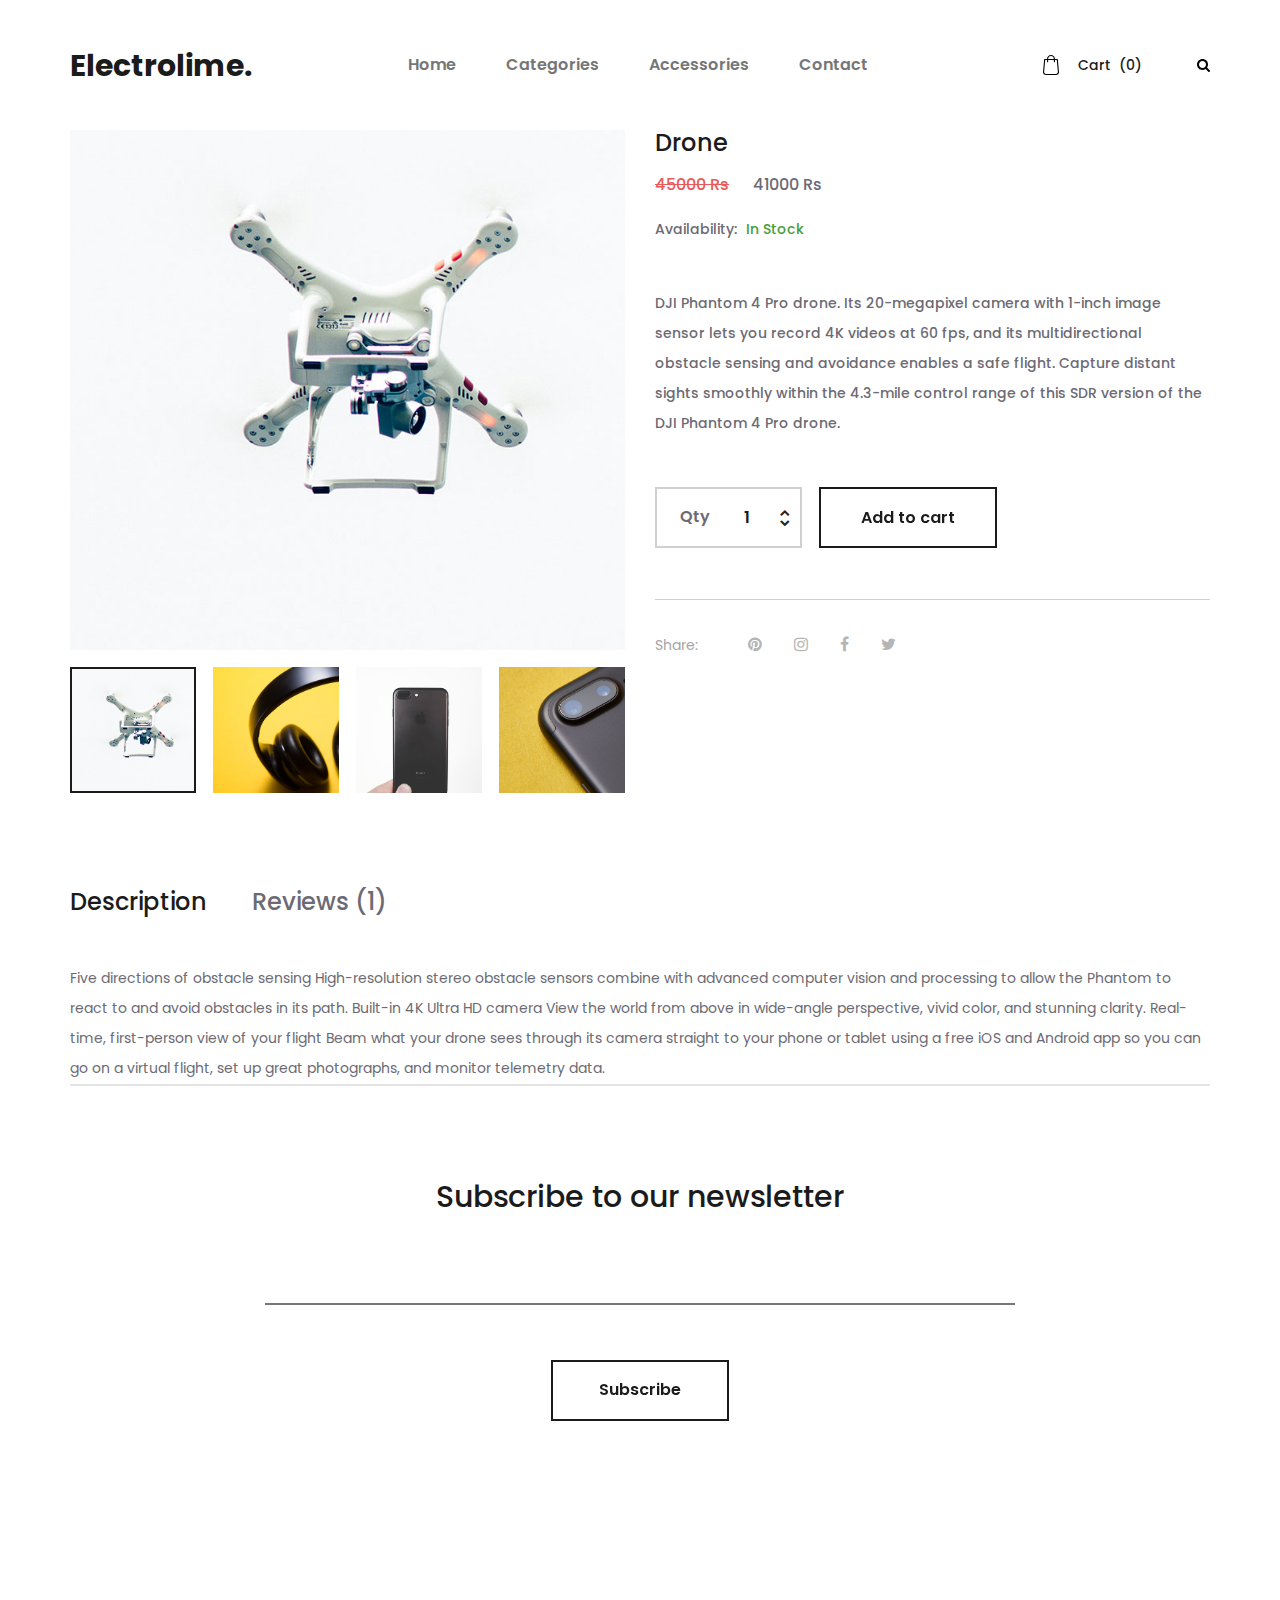
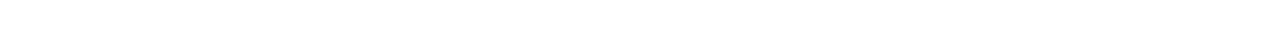
<file: drone.html>
<!DOCTYPE html>
<html lang="en">
<head>
<title>Product</title>
<meta charset="utf-8">
<meta http-equiv="X-UA-Compatible" content="IE=edge">
<meta name="description" content="Sublime project">
<meta name="viewport" content="width=device-width, initial-scale=1">
<link rel="stylesheet" type="text/css" href="styles/bootstrap4/bootstrap.min.css">
<link href="plugins/font-awesome-4.7.0/css/font-awesome.min.css" rel="stylesheet" type="text/css">
<link rel="stylesheet" type="text/css" href="plugins/OwlCarousel2-2.2.1/owl.carousel.css">
<link rel="stylesheet" type="text/css" href="plugins/OwlCarousel2-2.2.1/owl.theme.default.css">
<link rel="stylesheet" type="text/css" href="plugins/OwlCarousel2-2.2.1/animate.css">
<link rel="stylesheet" type="text/css" href="styles/product.css">
<link rel="stylesheet" type="text/css" href="styles/product_responsive.css">
</head>
<body>

<div class="super_container">

	<!-- Header -->

	<header class="header">
		<div class="header_container">
			<div class="container">
				<div class="row">
					<div class="col">
						<div class="header_content d-flex flex-row align-items-center justify-content-start">
							<div class="logo"><a href="index.html">Electrolime.</a></div>
							<nav class="main_nav">
								<ul>
									<li><a href="index.html">Home</a></li>
									<li>
										<a href="categories.html">Categories</a>
									</li>
									<li><a href="Accessories.html">Accessories</a></li>
									<li><a href="contact.html">Contact</a></li>
									
							</nav>
							<div class="header_extra ml-auto">
								<div class="shopping_cart">
									<a href="cart.html">
										<svg version="1.1" xmlns="http://www.w3.org/2000/svg" xmlns:xlink="http://www.w3.org/1999/xlink" x="0px" y="0px"
												 viewBox="0 0 489 489" style="enable-background:new 0 0 489 489;" xml:space="preserve">
											<g>
												<path d="M440.1,422.7l-28-315.3c-0.6-7-6.5-12.3-13.4-12.3h-57.6C340.3,42.5,297.3,0,244.5,0s-95.8,42.5-96.6,95.1H90.3
													c-7,0-12.8,5.3-13.4,12.3l-28,315.3c0,0.4-0.1,0.8-0.1,1.2c0,35.9,32.9,65.1,73.4,65.1h244.6c40.5,0,73.4-29.2,73.4-65.1
													C440.2,423.5,440.2,423.1,440.1,422.7z M244.5,27c37.9,0,68.8,30.4,69.6,68.1H174.9C175.7,57.4,206.6,27,244.5,27z M366.8,462
													H122.2c-25.4,0-46-16.8-46.4-37.5l26.8-302.3h45.2v41c0,7.5,6,13.5,13.5,13.5s13.5-6,13.5-13.5v-41h139.3v41
													c0,7.5,6,13.5,13.5,13.5s13.5-6,13.5-13.5v-41h45.2l26.9,302.3C412.8,445.2,392.1,462,366.8,462z"/>
											</g>
										</svg>
										<div>Cart <span>(0)</span></div>
									</a>
								</div>
								<div class="search">
									<div class="search_icon">
										<svg version="1.1" id="Capa_1" xmlns="http://www.w3.org/2000/svg" xmlns:xlink="http://www.w3.org/1999/xlink" x="0px" y="0px"
										viewBox="0 0 475.084 475.084" style="enable-background:new 0 0 475.084 475.084;"
										 xml:space="preserve">
										<g>
											<path d="M464.524,412.846l-97.929-97.925c23.6-34.068,35.406-72.047,35.406-113.917c0-27.218-5.284-53.249-15.852-78.087
												c-10.561-24.842-24.838-46.254-42.825-64.241c-17.987-17.987-39.396-32.264-64.233-42.826
												C254.246,5.285,228.217,0.003,200.999,0.003c-27.216,0-53.247,5.282-78.085,15.847C98.072,26.412,76.66,40.689,58.673,58.676
												c-17.989,17.987-32.264,39.403-42.827,64.241C5.282,147.758,0,173.786,0,201.004c0,27.216,5.282,53.238,15.846,78.083
												c10.562,24.838,24.838,46.247,42.827,64.234c17.987,17.993,39.403,32.264,64.241,42.832c24.841,10.563,50.869,15.844,78.085,15.844
												c41.879,0,79.852-11.807,113.922-35.405l97.929,97.641c6.852,7.231,15.406,10.849,25.693,10.849
												c9.897,0,18.467-3.617,25.694-10.849c7.23-7.23,10.848-15.796,10.848-25.693C475.088,428.458,471.567,419.889,464.524,412.846z
												 M291.363,291.358c-25.029,25.033-55.148,37.549-90.364,37.549c-35.21,0-65.329-12.519-90.36-37.549
												c-25.031-25.029-37.546-55.144-37.546-90.36c0-35.21,12.518-65.334,37.546-90.36c25.026-25.032,55.15-37.546,90.36-37.546
												c35.212,0,65.331,12.519,90.364,37.546c25.033,25.026,37.548,55.15,37.548,90.36C328.911,236.214,316.392,266.329,291.363,291.358z
												"/>
										</g>
									</svg>
									</div>
								</div>
								<div class="hamburger"><i class="fa fa-bars" aria-hidden="true"></i></div>
							</div>
						</div>
					</div>
				</div>
			</div>
		</div>
		
		<!-- Search Panel -->
		<div class="search_panel trans_300">
			<div class="container">
				<div class="row">
					<div class="col">
						<div class="search_panel_content d-flex flex-row align-items-center justify-content-end">
							<form action="#">
								<input type="text" class="search_input" placeholder="Search" required="required">
							</form>
						</div>
					</div>
				</div>
			</div>
		</div>

		<!-- Social -->
		<div class="header_social">
			<ul>
				<li><a href="#"><i class="fa fa-pinterest" aria-hidden="true"></i></a></li>
				<li><a href="#"><i class="fa fa-instagram" aria-hidden="true"></i></a></li>
				<li><a href="#"><i class="fa fa-facebook" aria-hidden="true"></i></a></li>
				<li><a href="#"><i class="fa fa-twitter" aria-hidden="true"></i></a></li>
			</ul>
		</div>
	</header>

	<!-- Menu -->

	<div class="menu menu_mm trans_300">
		<div class="menu_container menu_mm">
			<div class="page_menu_content">
							
				<div class="page_menu_search menu_mm">
					<form action="#">
						<input type="search" required="required" class="page_menu_search_input menu_mm" placeholder="Search for products...">
					</form>
				</div>
				<ul class="page_menu_nav menu_mm">
					<li class="page_menu_item has-children menu_mm">
						<a href="index.html">Home<i class="fa fa-angle-down"></i></a>
						<ul class="page_menu_selection menu_mm">
							<li class="page_menu_item menu_mm"><a href="categories.html">Categories<i class="fa fa-angle-down"></i></a></li>
							<li class="page_menu_item menu_mm"><a href="product.html">Product<i class="fa fa-angle-down"></i></a></li>
							<li class="page_menu_item menu_mm"><a href="cart.html">Cart<i class="fa fa-angle-down"></i></a></li>
							<li class="page_menu_item menu_mm"><a href="checkout.html">Checkout<i class="fa fa-angle-down"></i></a></li>
							<li class="page_menu_item menu_mm"><a href="contact.html">Contact<i class="fa fa-angle-down"></i></a></li>
						</ul>
					</li>
					<li class="page_menu_item has-children menu_mm">
						<a href="categories.html">Categories<i class="fa fa-angle-down"></i></a>
						<ul class="page_menu_selection menu_mm">
							<li class="page_menu_item menu_mm"><a href="categories.html">Category<i class="fa fa-angle-down"></i></a></li>
							<li class="page_menu_item menu_mm"><a href="categories.html">Category<i class="fa fa-angle-down"></i></a></li>
							<li class="page_menu_item menu_mm"><a href="categories.html">Category<i class="fa fa-angle-down"></i></a></li>
							<li class="page_menu_item menu_mm"><a href="categories.html">Category<i class="fa fa-angle-down"></i></a></li>
						</ul>
					</li>
					<li class="page_menu_item menu_mm"><a href="index.html">Accessories<i class="fa fa-angle-down"></i></a></li>
					<li class="page_menu_item menu_mm"><a href="#">Offers<i class="fa fa-angle-down"></i></a></li>
					<li class="page_menu_item menu_mm"><a href="contact.html">Contact<i class="fa fa-angle-down"></i></a></li>
				</ul>
			</div>
		</div>

		<div class="menu_close"><i class="fa fa-times" aria-hidden="true"></i></div>

		<div class="menu_social">
			<ul>
				<li><a href="#"><i class="fa fa-pinterest" aria-hidden="true"></i></a></li>
				<li><a href="#"><i class="fa fa-instagram" aria-hidden="true"></i></a></li>
				<li><a href="#"><i class="fa fa-facebook" aria-hidden="true"></i></a></li>
				<li><a href="#"><i class="fa fa-twitter" aria-hidden="true"></i></a></li>
			</ul>
		</div>
	</div>
	
	<!-- Home -->


	<!-- Product Details -->

	<div class="product_details">
		<div class="container">
			<div class="row details_row">

				<!-- Product Image -->
				<div class="col-lg-6">
					<div class="details_image">
						<div class="details_image_large"><img src="images/product_9.jpg" alt=""></div>
						<div class="details_image_thumbnails d-flex flex-row align-items-start justify-content-between">
							<div class="details_image_thumbnail active" data-image="images/product_9.jpg"><img src="images/product_9.jpg" alt=""></div>
							<div class="details_image_thumbnail" data-image="images/details_2.jpg"><img src="images/details_2.jpg" alt=""></div>
							<div class="details_image_thumbnail" data-image="images/details_3.jpg"><img src="images/details_3.jpg" alt=""></div>
							<div class="details_image_thumbnail" data-image="images/details_4.jpg"><img src="images/details_4.jpg" alt=""></div>
						</div>
					</div>
				</div>

				<!-- Product Content -->
				<div class="col-lg-6">
					<div class="details_content">
						<div class="details_name">Drone</div>
						<div class="details_discount">45000 Rs</div>
						<div class="details_price">41000 Rs</div>

						<!-- In Stock -->
						<div class="in_stock_container">
							<div class="availability">Availability:</div>
							<span>In Stock</span>
						</div>
						<div class="details_text">
							<p>DJI Phantom 4 Pro drone. Its 20-megapixel camera with 1-inch image sensor lets you record 4K videos at 60 fps, and its multidirectional obstacle sensing and avoidance enables a safe flight. Capture distant sights smoothly within the 4.3-mile control range of this SDR version of the DJI Phantom 4 Pro drone.</p>
						</div>

						<!-- Product Quantity -->
						<div class="product_quantity_container">
							<div class="product_quantity clearfix">
								<span>Qty</span>
								<input id="quantity_input" type="text" pattern="[0-9]*" value="1">
								<div class="quantity_buttons">
									<div id="quantity_inc_button" class="quantity_inc quantity_control"><i class="fa fa-chevron-up" aria-hidden="true"></i></div>
									<div id="quantity_dec_button" class="quantity_dec quantity_control"><i class="fa fa-chevron-down" aria-hidden="true"></i></div>
								</div>
							</div>
							<div class="button cart_button"><a href="#">Add to cart</a></div>
						</div>

						<!-- Share -->
						<div class="details_share">
							<span>Share:</span>
							<ul>
								<li><a href="#"><i class="fa fa-pinterest" aria-hidden="true"></i></a></li>
								<li><a href="#"><i class="fa fa-instagram" aria-hidden="true"></i></a></li>
								<li><a href="#"><i class="fa fa-facebook" aria-hidden="true"></i></a></li>
								<li><a href="#"><i class="fa fa-twitter" aria-hidden="true"></i></a></li>
							</ul>
						</div>
					</div>
				</div>
			</div>

			<div class="row description_row">
				<div class="col">
					<div class="description_title_container">
						<div class="description_title">Description</div>
						<div class="reviews_title"><a href="#">Reviews <span>(1)</span></a></div>
					</div>
					<div class="description_text">
						<p>Five directions of obstacle sensing
High-resolution stereo obstacle sensors combine with advanced computer vision and processing to allow the Phantom to react to and avoid obstacles in its path.

Built-in 4K Ultra HD camera
View the world from above in wide-angle perspective, vivid color, and stunning clarity.

Real-time, first-person view of your flight
Beam what your drone sees through its camera straight to your phone or tablet using a free iOS and Android app so you can go on a virtual flight, set up great photographs, and monitor telemetry data.</p>
					</div>
				</div>
			</div>
		</div>
	</div>

	<!-- Newsletter -->

	<div class="newsletter">
		<div class="container">
			<div class="row">
				<div class="col">
					<div class="newsletter_border"></div>
				</div>
			</div>
			<div class="row">
				<div class="col-lg-8 offset-lg-2">
					<div class="newsletter_content text-center">
						<div class="newsletter_title">Subscribe to our newsletter</div>
						
						<div class="newsletter_form_container">
							<form action="#" id="newsletter_form" class="newsletter_form">
								<input type="email" class="newsletter_input" required="required">
								<button class="newsletter_button trans_200"><span>Subscribe</span></button>
							</form>
						</div>
					</div>
				</div>
			</div>
		</div>
	</div>

	<!-- Footer -->
	
	<div class="footer_overlay"></div>
	<footer class="footer">
		<div class="footer_background" style="background-image:url(images/footer.jpg)"></div>
		<div class="container">
			<div class="row">
				<div class="col">
					<div class="footer_content d-flex flex-lg-row flex-column align-items-center justify-content-lg-start justify-content-center">
						<div class="footer_logo"><a href="#">Electrolime.</a></div>
						
						<div class="footer_social ml-lg-auto">
							<ul>
								<li><a href="#"><i class="fa fa-pinterest" aria-hidden="true"></i></a></li>
								<li><a href="#"><i class="fa fa-instagram" aria-hidden="true"></i></a></li>
								<li><a href="#"><i class="fa fa-facebook" aria-hidden="true"></i></a></li>
								<li><a href="#"><i class="fa fa-twitter" aria-hidden="true"></i></a></li>
							</ul>
						</div>
					</div>
				</div>
			</div>
		</div>
	</footer>
</div>

<script src="js/jquery-3.2.1.min.js"></script>
<script src="styles/bootstrap4/popper.js"></script>
<script src="styles/bootstrap4/bootstrap.min.js"></script>
<script src="plugins/greensock/TweenMax.min.js"></script>
<script src="plugins/greensock/TimelineMax.min.js"></script>
<script src="plugins/scrollmagic/ScrollMagic.min.js"></script>
<script src="plugins/greensock/animation.gsap.min.js"></script>
<script src="plugins/greensock/ScrollToPlugin.min.js"></script>
<script src="plugins/OwlCarousel2-2.2.1/owl.carousel.js"></script>
<script src="plugins/Isotope/isotope.pkgd.min.js"></script>
<script src="plugins/easing/easing.js"></script>
<script src="plugins/parallax-js-master/parallax.min.js"></script>
<script src="js/product.js"></script>
</body>
</html>
</file>
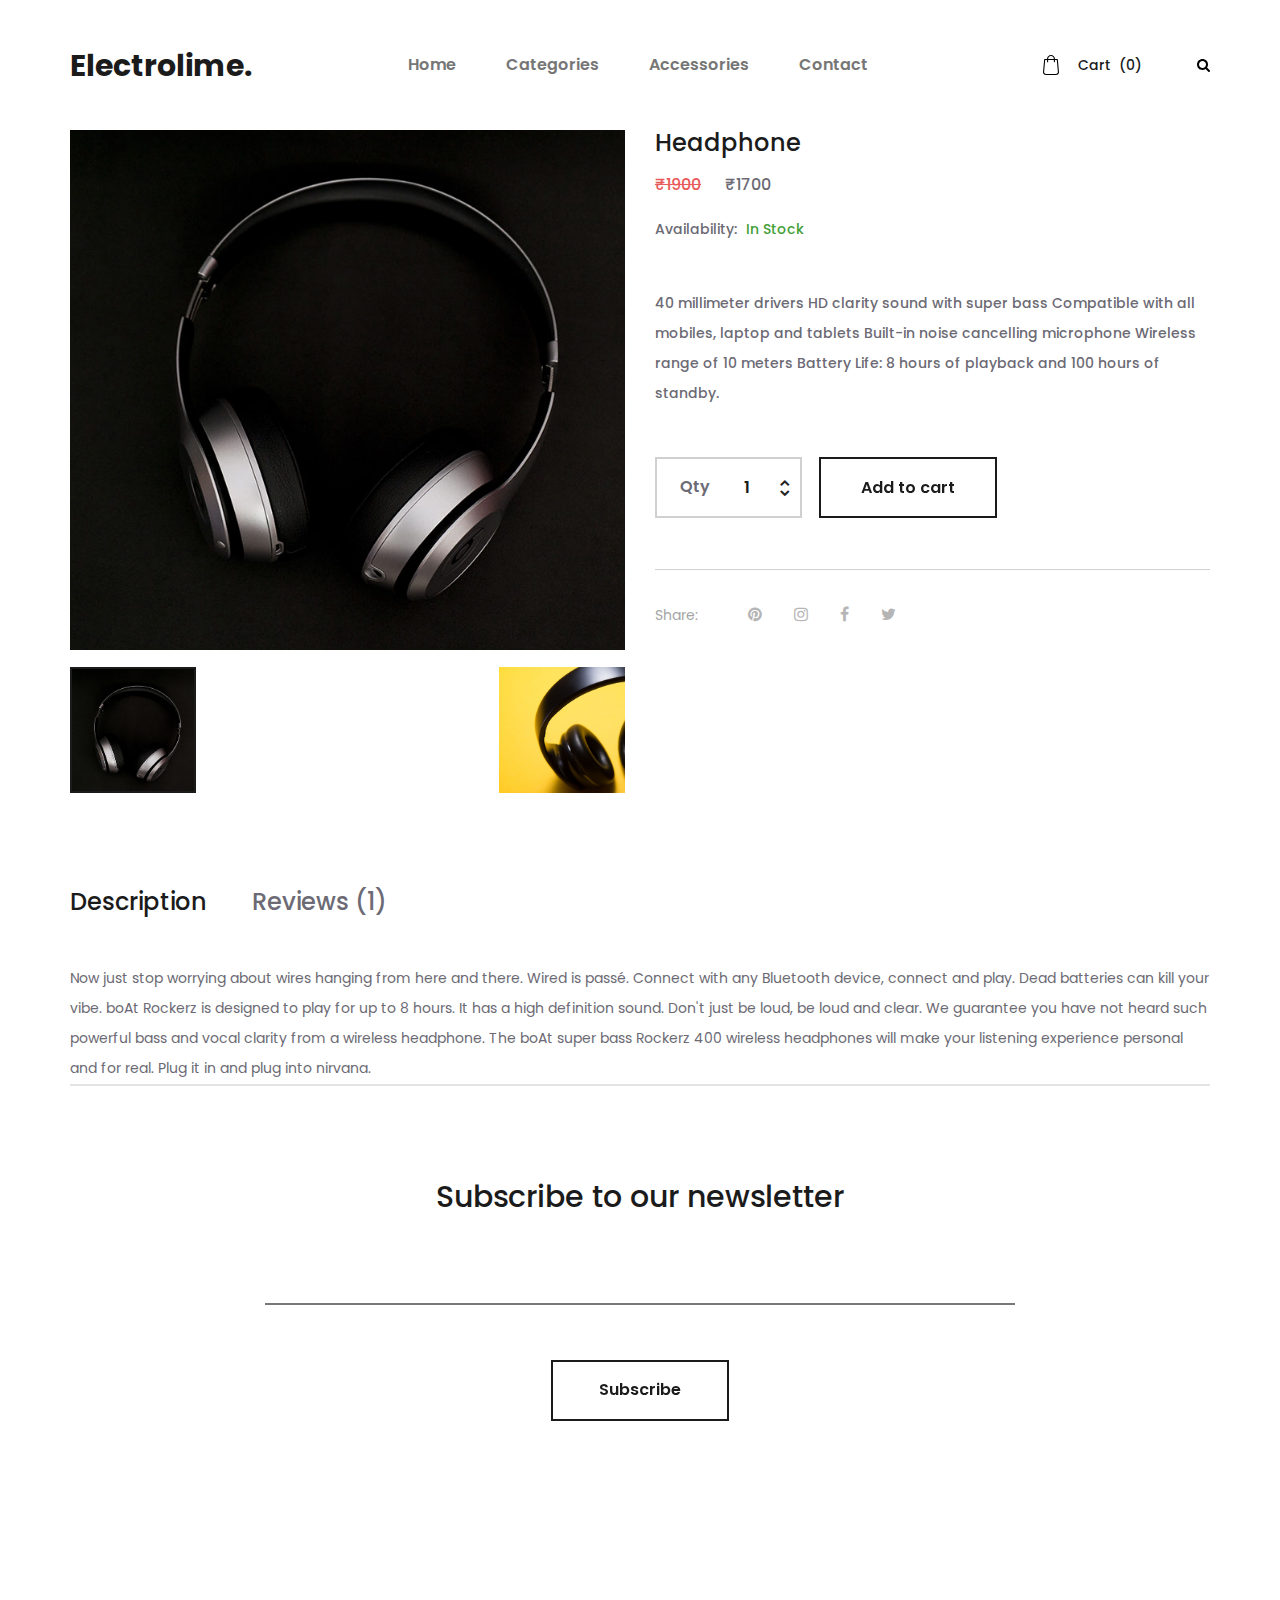
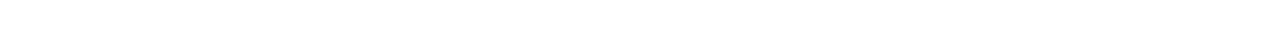
<file: headphone.html>
<!DOCTYPE html>
<html lang="en">
<head>
<title>Product</title>
<meta charset="utf-8">
<meta http-equiv="X-UA-Compatible" content="IE=edge">
<meta name="description" content="Sublime project">
<meta name="viewport" content="width=device-width, initial-scale=1">
<link rel="stylesheet" type="text/css" href="styles/bootstrap4/bootstrap.min.css">
<link href="plugins/font-awesome-4.7.0/css/font-awesome.min.css" rel="stylesheet" type="text/css">
<link rel="stylesheet" type="text/css" href="plugins/OwlCarousel2-2.2.1/owl.carousel.css">
<link rel="stylesheet" type="text/css" href="plugins/OwlCarousel2-2.2.1/owl.theme.default.css">
<link rel="stylesheet" type="text/css" href="plugins/OwlCarousel2-2.2.1/animate.css">
<link rel="stylesheet" type="text/css" href="styles/product.css">
<link rel="stylesheet" type="text/css" href="styles/product_responsive.css">
</head>
<body>

<div class="super_container">

	<!-- Header -->

	<header class="header">
		<div class="header_container">
			<div class="container">
				<div class="row">
					<div class="col">
						<div class="header_content d-flex flex-row align-items-center justify-content-start">
							<div class="logo"><a href="index.html">Electrolime.</a></div>
							<nav class="main_nav">
								<ul>
									<li><a href="index.html">Home</a></li>
									<li>
										<a href="categories.html">Categories</a>
									</li>
									<li><a href="Accessories.html">Accessories</a></li>
									<li><a href="contact.html">Contact</a></li>
									
							</nav>
							<div class="header_extra ml-auto">
								<div class="shopping_cart">
									<a href="cart.html">
										<svg version="1.1" xmlns="http://www.w3.org/2000/svg" xmlns:xlink="http://www.w3.org/1999/xlink" x="0px" y="0px"
												 viewBox="0 0 489 489" style="enable-background:new 0 0 489 489;" xml:space="preserve">
											<g>
												<path d="M440.1,422.7l-28-315.3c-0.6-7-6.5-12.3-13.4-12.3h-57.6C340.3,42.5,297.3,0,244.5,0s-95.8,42.5-96.6,95.1H90.3
													c-7,0-12.8,5.3-13.4,12.3l-28,315.3c0,0.4-0.1,0.8-0.1,1.2c0,35.9,32.9,65.1,73.4,65.1h244.6c40.5,0,73.4-29.2,73.4-65.1
													C440.2,423.5,440.2,423.1,440.1,422.7z M244.5,27c37.9,0,68.8,30.4,69.6,68.1H174.9C175.7,57.4,206.6,27,244.5,27z M366.8,462
													H122.2c-25.4,0-46-16.8-46.4-37.5l26.8-302.3h45.2v41c0,7.5,6,13.5,13.5,13.5s13.5-6,13.5-13.5v-41h139.3v41
													c0,7.5,6,13.5,13.5,13.5s13.5-6,13.5-13.5v-41h45.2l26.9,302.3C412.8,445.2,392.1,462,366.8,462z"/>
											</g>
										</svg>
										<div>Cart <span>(0)</span></div>
									</a>
								</div>
								<div class="search">
									<div class="search_icon">
										<svg version="1.1" id="Capa_1" xmlns="http://www.w3.org/2000/svg" xmlns:xlink="http://www.w3.org/1999/xlink" x="0px" y="0px"
										viewBox="0 0 475.084 475.084" style="enable-background:new 0 0 475.084 475.084;"
										 xml:space="preserve">
										<g>
											<path d="M464.524,412.846l-97.929-97.925c23.6-34.068,35.406-72.047,35.406-113.917c0-27.218-5.284-53.249-15.852-78.087
												c-10.561-24.842-24.838-46.254-42.825-64.241c-17.987-17.987-39.396-32.264-64.233-42.826
												C254.246,5.285,228.217,0.003,200.999,0.003c-27.216,0-53.247,5.282-78.085,15.847C98.072,26.412,76.66,40.689,58.673,58.676
												c-17.989,17.987-32.264,39.403-42.827,64.241C5.282,147.758,0,173.786,0,201.004c0,27.216,5.282,53.238,15.846,78.083
												c10.562,24.838,24.838,46.247,42.827,64.234c17.987,17.993,39.403,32.264,64.241,42.832c24.841,10.563,50.869,15.844,78.085,15.844
												c41.879,0,79.852-11.807,113.922-35.405l97.929,97.641c6.852,7.231,15.406,10.849,25.693,10.849
												c9.897,0,18.467-3.617,25.694-10.849c7.23-7.23,10.848-15.796,10.848-25.693C475.088,428.458,471.567,419.889,464.524,412.846z
												 M291.363,291.358c-25.029,25.033-55.148,37.549-90.364,37.549c-35.21,0-65.329-12.519-90.36-37.549
												c-25.031-25.029-37.546-55.144-37.546-90.36c0-35.21,12.518-65.334,37.546-90.36c25.026-25.032,55.15-37.546,90.36-37.546
												c35.212,0,65.331,12.519,90.364,37.546c25.033,25.026,37.548,55.15,37.548,90.36C328.911,236.214,316.392,266.329,291.363,291.358z
												"/>
										</g>
									</svg>
									</div>
								</div>
								<div class="hamburger"><i class="fa fa-bars" aria-hidden="true"></i></div>
							</div>
						</div>
					</div>
				</div>
			</div>
		</div>
		
		<!-- Search Panel -->
		<div class="search_panel trans_300">
			<div class="container">
				<div class="row">
					<div class="col">
						<div class="search_panel_content d-flex flex-row align-items-center justify-content-end">
							<form action="#">
								<input type="text" class="search_input" placeholder="Search" required="required">
							</form>
						</div>
					</div>
				</div>
			</div>
		</div>

		<!-- Social -->
		<div class="header_social">
			<ul>
				<li><a href="#"><i class="fa fa-pinterest" aria-hidden="true"></i></a></li>
				<li><a href="#"><i class="fa fa-instagram" aria-hidden="true"></i></a></li>
				<li><a href="#"><i class="fa fa-facebook" aria-hidden="true"></i></a></li>
				<li><a href="#"><i class="fa fa-twitter" aria-hidden="true"></i></a></li>
			</ul>
		</div>
	</header>

	<!-- Menu -->

	<div class="menu menu_mm trans_300">
		<div class="menu_container menu_mm">
			<div class="page_menu_content">
							
				<div class="page_menu_search menu_mm">
					<form action="#">
						<input type="search" required="required" class="page_menu_search_input menu_mm" placeholder="Search for products...">
					</form>
				</div>
				<ul class="page_menu_nav menu_mm">
					<li class="page_menu_item has-children menu_mm">
						<a href="index.html">Home<i class="fa fa-angle-down"></i></a>
						<ul class="page_menu_selection menu_mm">
							<li class="page_menu_item menu_mm"><a href="categories.html">Categories<i class="fa fa-angle-down"></i></a></li>
							<li class="page_menu_item menu_mm"><a href="product.html">Product<i class="fa fa-angle-down"></i></a></li>
							<li class="page_menu_item menu_mm"><a href="cart.html">Cart<i class="fa fa-angle-down"></i></a></li>
							<li class="page_menu_item menu_mm"><a href="checkout.html">Checkout<i class="fa fa-angle-down"></i></a></li>
							<li class="page_menu_item menu_mm"><a href="contact.html">Contact<i class="fa fa-angle-down"></i></a></li>
						</ul>
					</li>
					<li class="page_menu_item has-children menu_mm">
						<a href="categories.html">Categories<i class="fa fa-angle-down"></i></a>
						<ul class="page_menu_selection menu_mm">
							<li class="page_menu_item menu_mm"><a href="categories.html">Category<i class="fa fa-angle-down"></i></a></li>
							<li class="page_menu_item menu_mm"><a href="categories.html">Category<i class="fa fa-angle-down"></i></a></li>
							<li class="page_menu_item menu_mm"><a href="categories.html">Category<i class="fa fa-angle-down"></i></a></li>
							<li class="page_menu_item menu_mm"><a href="categories.html">Category<i class="fa fa-angle-down"></i></a></li>
						</ul>
					</li>
					<li class="page_menu_item menu_mm"><a href="index.html">Accessories<i class="fa fa-angle-down"></i></a></li>
					<li class="page_menu_item menu_mm"><a href="#">Offers<i class="fa fa-angle-down"></i></a></li>
					<li class="page_menu_item menu_mm"><a href="contact.html">Contact<i class="fa fa-angle-down"></i></a></li>
				</ul>
			</div>
		</div>

		<div class="menu_close"><i class="fa fa-times" aria-hidden="true"></i></div>

		<div class="menu_social">
			<ul>
				<li><a href="#"><i class="fa fa-pinterest" aria-hidden="true"></i></a></li>
				<li><a href="#"><i class="fa fa-instagram" aria-hidden="true"></i></a></li>
				<li><a href="#"><i class="fa fa-facebook" aria-hidden="true"></i></a></li>
				<li><a href="#"><i class="fa fa-twitter" aria-hidden="true"></i></a></li>
			</ul>
		</div>
	</div>
	
	<!-- Home -->


	<!-- Product Details -->

	<div class="product_details">
		<div class="container">
			<div class="row details_row">

				<!-- Product Image -->
				<div class="col-lg-6">
					<div class="details_image">
						<div class="details_image_large"><img src="images/product_5.jpg" alt=""></div>
						<div class="details_image_thumbnails d-flex flex-row align-items-start justify-content-between">
							<div class="details_image_thumbnail active" data-image="images/product_5.jpg"><img src="images/product_5.jpg" alt=""></div>
							<div class="details_image_thumbnail" data-image="images/details_2.jpg"><img src="images/details_2.jpg" alt=""></div>
						
						
						</div>
					</div>
				</div>

				<!-- Product Content -->
				<div class="col-lg-6">
					<div class="details_content">
						<div class="details_name">Headphone</div>
						<div class="details_discount">₹1900</div>
						<div class="details_price">₹1700</div>

						<!-- In Stock -->
						<div class="in_stock_container">
							<div class="availability">Availability:</div>
							<span>In Stock</span>
						</div>
						<div class="details_text">
							<p>40 millimeter drivers
HD clarity sound with super bass
Compatible with all mobiles, laptop and tablets
Built-in noise cancelling microphone
Wireless range of 10 meters
Battery Life: 8 hours of playback and 100 hours of standby.</p>
						</div>

						<!-- Product Quantity -->
						<div class="product_quantity_container">
							<div class="product_quantity clearfix">
								<span>Qty</span>
								<input id="quantity_input" type="text" pattern="[0-9]*" value="1">
								<div class="quantity_buttons">
									<div id="quantity_inc_button" class="quantity_inc quantity_control"><i class="fa fa-chevron-up" aria-hidden="true"></i></div>
									<div id="quantity_dec_button" class="quantity_dec quantity_control"><i class="fa fa-chevron-down" aria-hidden="true"></i></div>
								</div>
							</div>
							<div class="button cart_button"><a href="#">Add to cart</a></div>
						</div>

						<!-- Share -->
						<div class="details_share">
							<span>Share:</span>
							<ul>
								<li><a href="#"><i class="fa fa-pinterest" aria-hidden="true"></i></a></li>
								<li><a href="#"><i class="fa fa-instagram" aria-hidden="true"></i></a></li>
								<li><a href="#"><i class="fa fa-facebook" aria-hidden="true"></i></a></li>
								<li><a href="#"><i class="fa fa-twitter" aria-hidden="true"></i></a></li>
							</ul>
						</div>
					</div>
				</div>
			</div>

			<div class="row description_row">
				<div class="col">
					<div class="description_title_container">
						<div class="description_title">Description</div>
						<div class="reviews_title"><a href="#">Reviews <span>(1)</span></a></div>
					</div>
					<div class="description_text">
						<p>Now just stop worrying about wires hanging from here and there. Wired is passé. Connect with any Bluetooth device, connect and play. Dead batteries can kill your vibe. boAt Rockerz is designed to play for up to 8 hours. It has a high definition sound. Don't just be loud, be loud and clear. We guarantee you have not heard such powerful bass and vocal clarity from a wireless headphone. The boAt super bass Rockerz 400 wireless headphones will make your listening experience personal and for real. Plug it in and plug into nirvana.</p>
					</div>
				</div>
			</div>
		</div>
	</div>

	<!-- Newsletter -->

	<div class="newsletter">
		<div class="container">
			<div class="row">
				<div class="col">
					<div class="newsletter_border"></div>
				</div>
			</div>
			<div class="row">
				<div class="col-lg-8 offset-lg-2">
					<div class="newsletter_content text-center">
						<div class="newsletter_title">Subscribe to our newsletter</div>
						
						<div class="newsletter_form_container">
							<form action="#" id="newsletter_form" class="newsletter_form">
								<input type="email" class="newsletter_input" required="required">
								<button class="newsletter_button trans_200"><span>Subscribe</span></button>
							</form>
						</div>
					</div>
				</div>
			</div>
		</div>
	</div>

	<!-- Footer -->
	
	<div class="footer_overlay"></div>
	<footer class="footer">
		<div class="footer_background" style="background-image:url(images/footer.jpg)"></div>
		<div class="container">
			<div class="row">
				<div class="col">
					<div class="footer_content d-flex flex-lg-row flex-column align-items-center justify-content-lg-start justify-content-center">
						<div class="footer_logo"><a href="#">Electrolime.</a></div>
						
						<div class="footer_social ml-lg-auto">
							<ul>
								<li><a href="#"><i class="fa fa-pinterest" aria-hidden="true"></i></a></li>
								<li><a href="#"><i class="fa fa-instagram" aria-hidden="true"></i></a></li>
								<li><a href="#"><i class="fa fa-facebook" aria-hidden="true"></i></a></li>
								<li><a href="#"><i class="fa fa-twitter" aria-hidden="true"></i></a></li>
							</ul>
						</div>
					</div>
				</div>
			</div>
		</div>
	</footer>
</div>

<script src="js/jquery-3.2.1.min.js"></script>
<script src="styles/bootstrap4/popper.js"></script>
<script src="styles/bootstrap4/bootstrap.min.js"></script>
<script src="plugins/greensock/TweenMax.min.js"></script>
<script src="plugins/greensock/TimelineMax.min.js"></script>
<script src="plugins/scrollmagic/ScrollMagic.min.js"></script>
<script src="plugins/greensock/animation.gsap.min.js"></script>
<script src="plugins/greensock/ScrollToPlugin.min.js"></script>
<script src="plugins/OwlCarousel2-2.2.1/owl.carousel.js"></script>
<script src="plugins/Isotope/isotope.pkgd.min.js"></script>
<script src="plugins/easing/easing.js"></script>
<script src="plugins/parallax-js-master/parallax.min.js"></script>
<script src="js/product.js"></script>
</body>
</html>
</file>
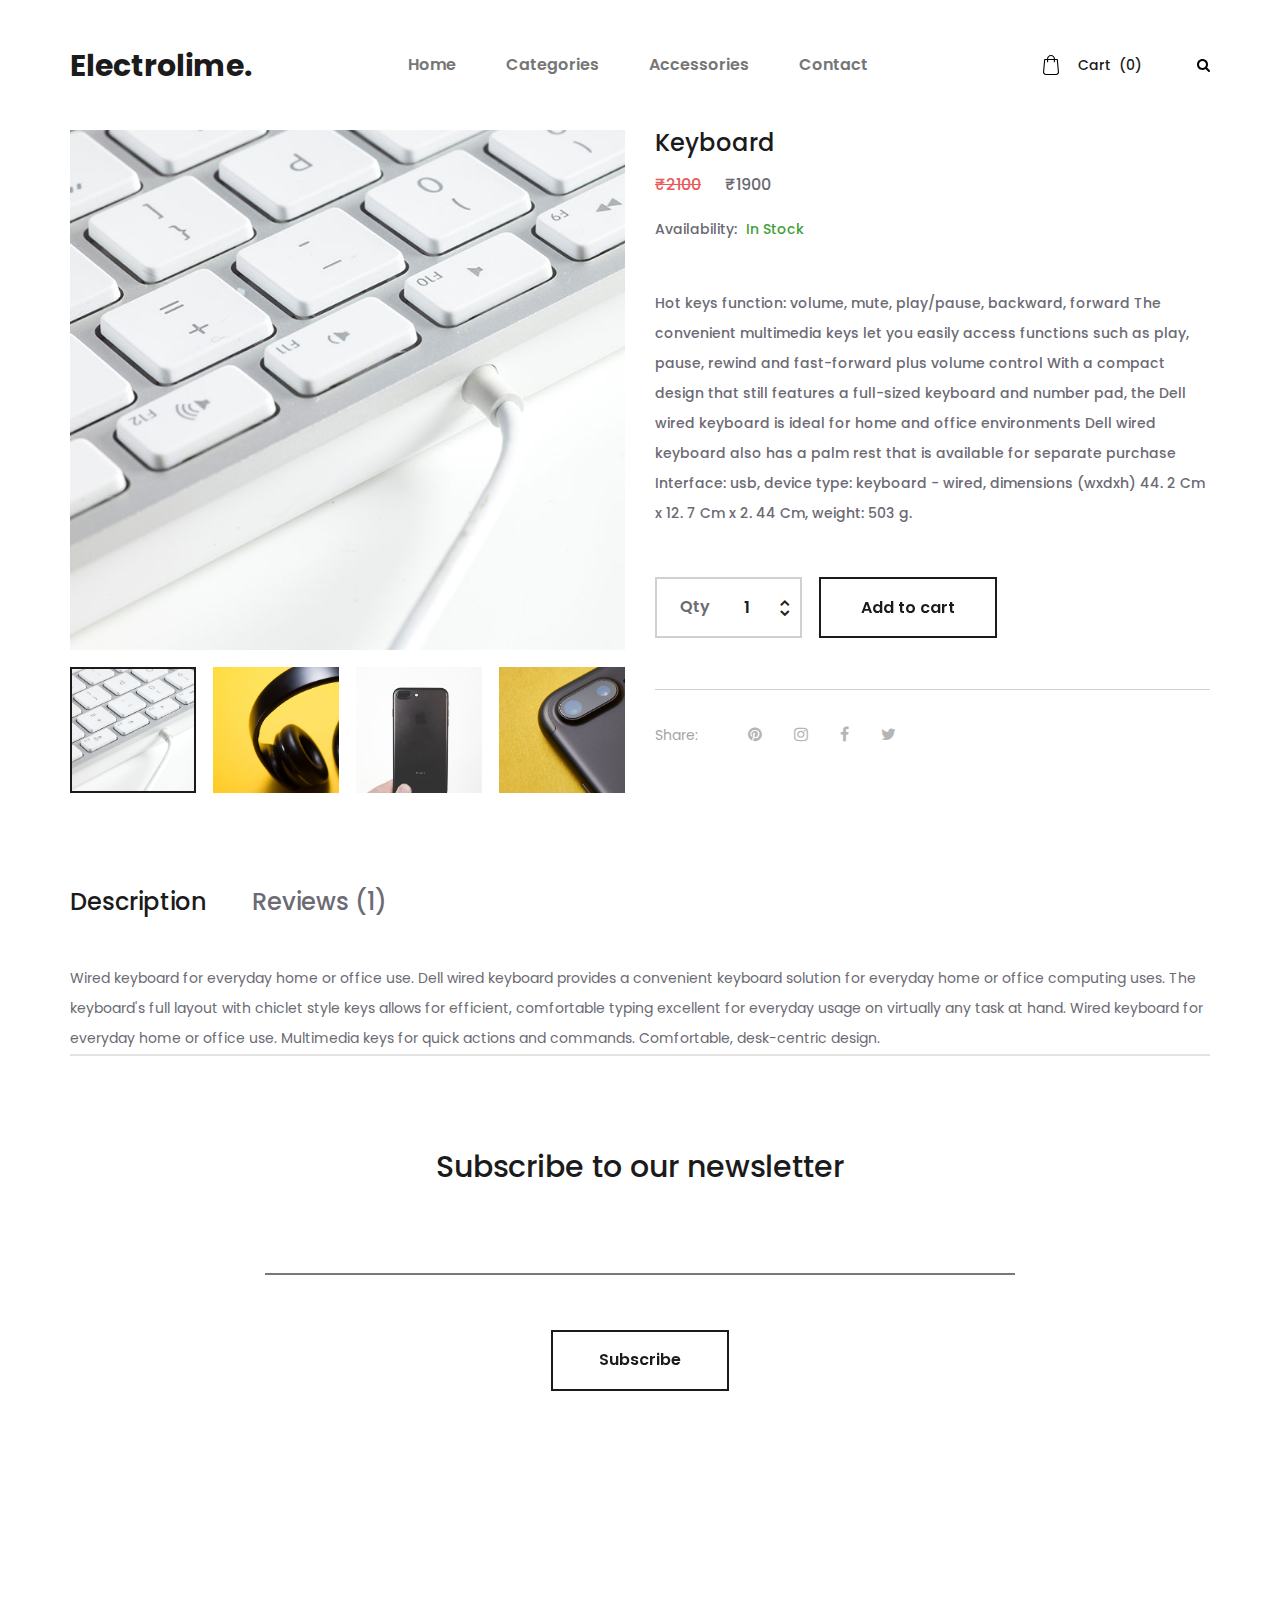
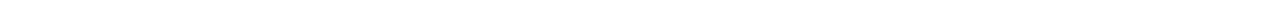
<file: keyboard.html>
<!DOCTYPE html>
<html lang="en">
<head>
<title>Product</title>
<meta charset="utf-8">
<meta http-equiv="X-UA-Compatible" content="IE=edge">
<meta name="description" content="Sublime project">
<meta name="viewport" content="width=device-width, initial-scale=1">
<link rel="stylesheet" type="text/css" href="styles/bootstrap4/bootstrap.min.css">
<link href="plugins/font-awesome-4.7.0/css/font-awesome.min.css" rel="stylesheet" type="text/css">
<link rel="stylesheet" type="text/css" href="plugins/OwlCarousel2-2.2.1/owl.carousel.css">
<link rel="stylesheet" type="text/css" href="plugins/OwlCarousel2-2.2.1/owl.theme.default.css">
<link rel="stylesheet" type="text/css" href="plugins/OwlCarousel2-2.2.1/animate.css">
<link rel="stylesheet" type="text/css" href="styles/product.css">
<link rel="stylesheet" type="text/css" href="styles/product_responsive.css">
</head>
<body>

<div class="super_container">

	<!-- Header -->

	<header class="header">
		<div class="header_container">
			<div class="container">
				<div class="row">
					<div class="col">
						<div class="header_content d-flex flex-row align-items-center justify-content-start">
							<div class="logo"><a href="index.html">Electrolime.</a></div>
							<nav class="main_nav">
								<ul>
									<li><a href="index.html">Home</a></li>
									<li>
										<a href="categories.html">Categories</a>
									</li>
									<li><a href="Accessories.html">Accessories</a></li>
									<li><a href="contact.html">Contact</a></li>
									
							</nav>
							<div class="header_extra ml-auto">
								<div class="shopping_cart">
									<a href="cart.html">
										<svg version="1.1" xmlns="http://www.w3.org/2000/svg" xmlns:xlink="http://www.w3.org/1999/xlink" x="0px" y="0px"
												 viewBox="0 0 489 489" style="enable-background:new 0 0 489 489;" xml:space="preserve">
											<g>
												<path d="M440.1,422.7l-28-315.3c-0.6-7-6.5-12.3-13.4-12.3h-57.6C340.3,42.5,297.3,0,244.5,0s-95.8,42.5-96.6,95.1H90.3
													c-7,0-12.8,5.3-13.4,12.3l-28,315.3c0,0.4-0.1,0.8-0.1,1.2c0,35.9,32.9,65.1,73.4,65.1h244.6c40.5,0,73.4-29.2,73.4-65.1
													C440.2,423.5,440.2,423.1,440.1,422.7z M244.5,27c37.9,0,68.8,30.4,69.6,68.1H174.9C175.7,57.4,206.6,27,244.5,27z M366.8,462
													H122.2c-25.4,0-46-16.8-46.4-37.5l26.8-302.3h45.2v41c0,7.5,6,13.5,13.5,13.5s13.5-6,13.5-13.5v-41h139.3v41
													c0,7.5,6,13.5,13.5,13.5s13.5-6,13.5-13.5v-41h45.2l26.9,302.3C412.8,445.2,392.1,462,366.8,462z"/>
											</g>
										</svg>
										<div>Cart <span>(0)</span></div>
									</a>
								</div>
								<div class="search">
									<div class="search_icon">
										<svg version="1.1" id="Capa_1" xmlns="http://www.w3.org/2000/svg" xmlns:xlink="http://www.w3.org/1999/xlink" x="0px" y="0px"
										viewBox="0 0 475.084 475.084" style="enable-background:new 0 0 475.084 475.084;"
										 xml:space="preserve">
										<g>
											<path d="M464.524,412.846l-97.929-97.925c23.6-34.068,35.406-72.047,35.406-113.917c0-27.218-5.284-53.249-15.852-78.087
												c-10.561-24.842-24.838-46.254-42.825-64.241c-17.987-17.987-39.396-32.264-64.233-42.826
												C254.246,5.285,228.217,0.003,200.999,0.003c-27.216,0-53.247,5.282-78.085,15.847C98.072,26.412,76.66,40.689,58.673,58.676
												c-17.989,17.987-32.264,39.403-42.827,64.241C5.282,147.758,0,173.786,0,201.004c0,27.216,5.282,53.238,15.846,78.083
												c10.562,24.838,24.838,46.247,42.827,64.234c17.987,17.993,39.403,32.264,64.241,42.832c24.841,10.563,50.869,15.844,78.085,15.844
												c41.879,0,79.852-11.807,113.922-35.405l97.929,97.641c6.852,7.231,15.406,10.849,25.693,10.849
												c9.897,0,18.467-3.617,25.694-10.849c7.23-7.23,10.848-15.796,10.848-25.693C475.088,428.458,471.567,419.889,464.524,412.846z
												 M291.363,291.358c-25.029,25.033-55.148,37.549-90.364,37.549c-35.21,0-65.329-12.519-90.36-37.549
												c-25.031-25.029-37.546-55.144-37.546-90.36c0-35.21,12.518-65.334,37.546-90.36c25.026-25.032,55.15-37.546,90.36-37.546
												c35.212,0,65.331,12.519,90.364,37.546c25.033,25.026,37.548,55.15,37.548,90.36C328.911,236.214,316.392,266.329,291.363,291.358z
												"/>
										</g>
									</svg>
									</div>
								</div>
								<div class="hamburger"><i class="fa fa-bars" aria-hidden="true"></i></div>
							</div>
						</div>
					</div>
				</div>
			</div>
		</div>
		
		<!-- Search Panel -->
		<div class="search_panel trans_300">
			<div class="container">
				<div class="row">
					<div class="col">
						<div class="search_panel_content d-flex flex-row align-items-center justify-content-end">
							<form action="#">
								<input type="text" class="search_input" placeholder="Search" required="required">
							</form>
						</div>
					</div>
				</div>
			</div>
		</div>

		<!-- Social -->
		<div class="header_social">
			<ul>
				<li><a href="#"><i class="fa fa-pinterest" aria-hidden="true"></i></a></li>
				<li><a href="#"><i class="fa fa-instagram" aria-hidden="true"></i></a></li>
				<li><a href="#"><i class="fa fa-facebook" aria-hidden="true"></i></a></li>
				<li><a href="#"><i class="fa fa-twitter" aria-hidden="true"></i></a></li>
			</ul>
		</div>
	</header>

	<!-- Menu -->

	<div class="menu menu_mm trans_300">
		<div class="menu_container menu_mm">
			<div class="page_menu_content">
							
				<div class="page_menu_search menu_mm">
					<form action="#">
						<input type="search" required="required" class="page_menu_search_input menu_mm" placeholder="Search for products...">
					</form>
				</div>
				<ul class="page_menu_nav menu_mm">
					<li class="page_menu_item has-children menu_mm">
						<a href="index.html">Home<i class="fa fa-angle-down"></i></a>
						<ul class="page_menu_selection menu_mm">
							<li class="page_menu_item menu_mm"><a href="categories.html">Categories<i class="fa fa-angle-down"></i></a></li>
							<li class="page_menu_item menu_mm"><a href="product.html">Product<i class="fa fa-angle-down"></i></a></li>
							<li class="page_menu_item menu_mm"><a href="cart.html">Cart<i class="fa fa-angle-down"></i></a></li>
							<li class="page_menu_item menu_mm"><a href="checkout.html">Checkout<i class="fa fa-angle-down"></i></a></li>
							<li class="page_menu_item menu_mm"><a href="contact.html">Contact<i class="fa fa-angle-down"></i></a></li>
						</ul>
					</li>
					<li class="page_menu_item has-children menu_mm">
						<a href="categories.html">Categories<i class="fa fa-angle-down"></i></a>
						<ul class="page_menu_selection menu_mm">
							<li class="page_menu_item menu_mm"><a href="categories.html">Category<i class="fa fa-angle-down"></i></a></li>
							<li class="page_menu_item menu_mm"><a href="categories.html">Category<i class="fa fa-angle-down"></i></a></li>
							<li class="page_menu_item menu_mm"><a href="categories.html">Category<i class="fa fa-angle-down"></i></a></li>
							<li class="page_menu_item menu_mm"><a href="categories.html">Category<i class="fa fa-angle-down"></i></a></li>
						</ul>
					</li>
					<li class="page_menu_item menu_mm"><a href="index.html">Accessories<i class="fa fa-angle-down"></i></a></li>
					<li class="page_menu_item menu_mm"><a href="#">Offers<i class="fa fa-angle-down"></i></a></li>
					<li class="page_menu_item menu_mm"><a href="contact.html">Contact<i class="fa fa-angle-down"></i></a></li>
				</ul>
			</div>
		</div>

		<div class="menu_close"><i class="fa fa-times" aria-hidden="true"></i></div>

		<div class="menu_social">
			<ul>
				<li><a href="#"><i class="fa fa-pinterest" aria-hidden="true"></i></a></li>
				<li><a href="#"><i class="fa fa-instagram" aria-hidden="true"></i></a></li>
				<li><a href="#"><i class="fa fa-facebook" aria-hidden="true"></i></a></li>
				<li><a href="#"><i class="fa fa-twitter" aria-hidden="true"></i></a></li>
			</ul>
		</div>
	</div>
	
	<!-- Home -->


	<!-- Product Details -->

	<div class="product_details">
		<div class="container">
			<div class="row details_row">

				<!-- Product Image -->
				<div class="col-lg-6">
					<div class="details_image">
						<div class="details_image_large"><img src="images/product_8.jpg" alt=""></div>
						<div class="details_image_thumbnails d-flex flex-row align-items-start justify-content-between">
							<div class="details_image_thumbnail active" data-image="images/product_8.jpg"><img src="images/product_8.jpg" alt=""></div>
							<div class="details_image_thumbnail" data-image="images/details_2.jpg"><img src="images/details_2.jpg" alt=""></div>
							<div class="details_image_thumbnail" data-image="images/details_3.jpg"><img src="images/details_3.jpg" alt=""></div>
							<div class="details_image_thumbnail" data-image="images/details_4.jpg"><img src="images/details_4.jpg" alt=""></div>
						</div>
					</div>
				</div>

				<!-- Product Content -->
				<div class="col-lg-6">
					<div class="details_content">
						<div class="details_name">Keyboard</div>
						<div class="details_discount">₹2100</div>
						<div class="details_price">₹1900</div>

						<!-- In Stock -->
						<div class="in_stock_container">
							<div class="availability">Availability:</div>
							<span>In Stock</span>
						</div>
						<div class="details_text">
							<p>Hot keys function: volume, mute, play/pause, backward, forward
The convenient multimedia keys let you easily access functions such as play, pause, rewind and fast-forward plus volume control
With a compact design that still features a full-sized keyboard and number pad, the Dell wired keyboard is ideal for home and office environments
Dell wired keyboard also has a palm rest that is available for separate purchase
Interface: usb, device type: keyboard - wired, dimensions (wxdxh) 44. 2 Cm x 12. 7 Cm x 2. 44 Cm, weight: 503 g.</p>
						</div>

						<!-- Product Quantity -->
						<div class="product_quantity_container">
							<div class="product_quantity clearfix">
								<span>Qty</span>
								<input id="quantity_input" type="text" pattern="[0-9]*" value="1">
								<div class="quantity_buttons">
									<div id="quantity_inc_button" class="quantity_inc quantity_control"><i class="fa fa-chevron-up" aria-hidden="true"></i></div>
									<div id="quantity_dec_button" class="quantity_dec quantity_control"><i class="fa fa-chevron-down" aria-hidden="true"></i></div>
								</div>
							</div>
							<div class="button cart_button"><a href="#">Add to cart</a></div>
						</div>

						<!-- Share -->
						<div class="details_share">
							<span>Share:</span>
							<ul>
								<li><a href="#"><i class="fa fa-pinterest" aria-hidden="true"></i></a></li>
								<li><a href="#"><i class="fa fa-instagram" aria-hidden="true"></i></a></li>
								<li><a href="#"><i class="fa fa-facebook" aria-hidden="true"></i></a></li>
								<li><a href="#"><i class="fa fa-twitter" aria-hidden="true"></i></a></li>
							</ul>
						</div>
					</div>
				</div>
			</div>

			<div class="row description_row">
				<div class="col">
					<div class="description_title_container">
						<div class="description_title">Description</div>
						<div class="reviews_title"><a href="#">Reviews <span>(1)</span></a></div>
					</div>
					<div class="description_text">
						<p>Wired keyboard for everyday home or office use. Dell wired keyboard provides a convenient keyboard solution for everyday home or office computing uses. The keyboard's full layout with chiclet style keys allows for efficient, comfortable typing excellent for everyday usage on virtually any task at hand. Wired keyboard for everyday home or office use. Multimedia keys for quick actions and commands. Comfortable, desk-centric design.</p>
					</div>
				</div>
			</div>
		</div>
	</div>

	<!-- Newsletter -->

	<div class="newsletter">
		<div class="container">
			<div class="row">
				<div class="col">
					<div class="newsletter_border"></div>
				</div>
			</div>
			<div class="row">
				<div class="col-lg-8 offset-lg-2">
					<div class="newsletter_content text-center">
						<div class="newsletter_title">Subscribe to our newsletter</div>
						
						<div class="newsletter_form_container">
							<form action="#" id="newsletter_form" class="newsletter_form">
								<input type="email" class="newsletter_input" required="required">
								<button class="newsletter_button trans_200"><span>Subscribe</span></button>
							</form>
						</div>
					</div>
				</div>
			</div>
		</div>
	</div>

	<!-- Footer -->
	
	<div class="footer_overlay"></div>
	<footer class="footer">
		<div class="footer_background" style="background-image:url(images/footer.jpg)"></div>
		<div class="container">
			<div class="row">
				<div class="col">
					<div class="footer_content d-flex flex-lg-row flex-column align-items-center justify-content-lg-start justify-content-center">
						<div class="footer_logo"><a href="#">Electrolime.</a></div>
						
						<div class="footer_social ml-lg-auto">
							<ul>
								<li><a href="#"><i class="fa fa-pinterest" aria-hidden="true"></i></a></li>
								<li><a href="#"><i class="fa fa-instagram" aria-hidden="true"></i></a></li>
								<li><a href="#"><i class="fa fa-facebook" aria-hidden="true"></i></a></li>
								<li><a href="#"><i class="fa fa-twitter" aria-hidden="true"></i></a></li>
							</ul>
						</div>
					</div>
				</div>
			</div>
		</div>
	</footer>
</div>

<script src="js/jquery-3.2.1.min.js"></script>
<script src="styles/bootstrap4/popper.js"></script>
<script src="styles/bootstrap4/bootstrap.min.js"></script>
<script src="plugins/greensock/TweenMax.min.js"></script>
<script src="plugins/greensock/TimelineMax.min.js"></script>
<script src="plugins/scrollmagic/ScrollMagic.min.js"></script>
<script src="plugins/greensock/animation.gsap.min.js"></script>
<script src="plugins/greensock/ScrollToPlugin.min.js"></script>
<script src="plugins/OwlCarousel2-2.2.1/owl.carousel.js"></script>
<script src="plugins/Isotope/isotope.pkgd.min.js"></script>
<script src="plugins/easing/easing.js"></script>
<script src="plugins/parallax-js-master/parallax.min.js"></script>
<script src="js/product.js"></script>
</body>
</html>
</file>
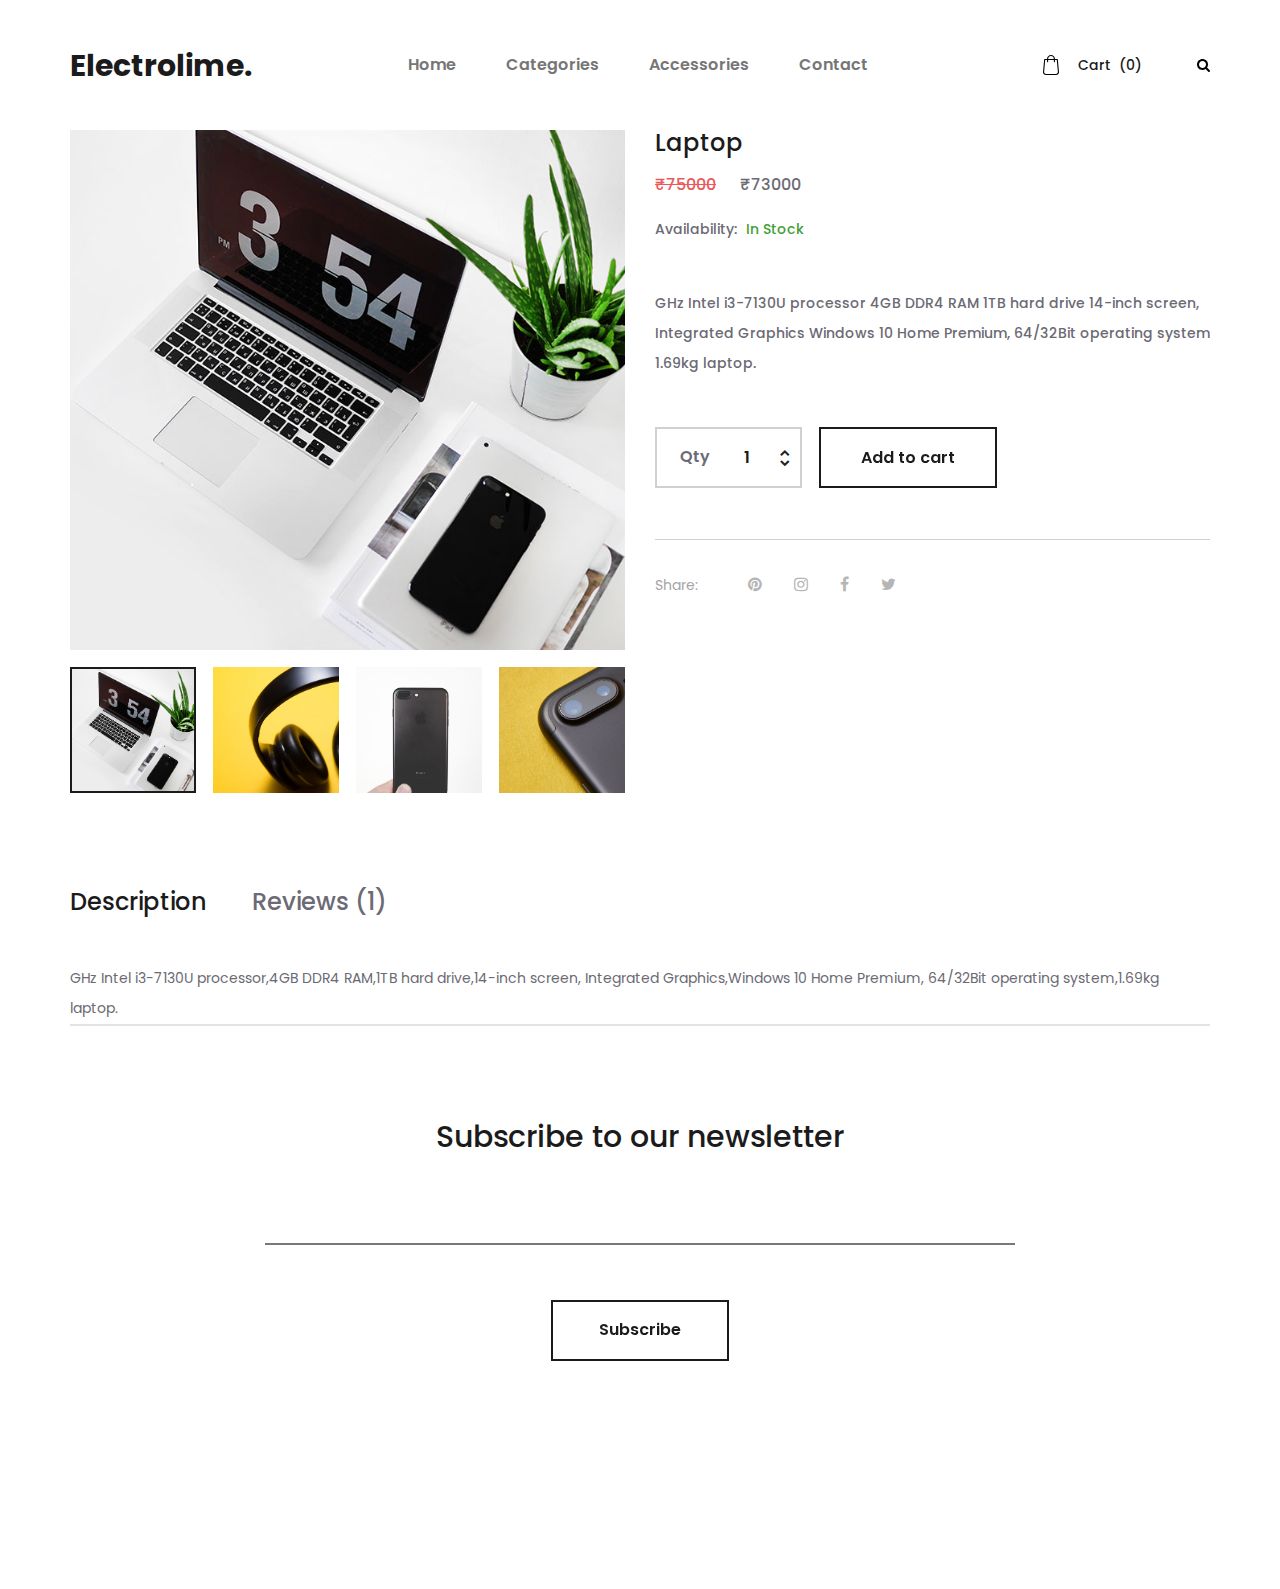
<file: laptop.html>
<!DOCTYPE html>
<html lang="en">
<head>
<title>Product</title>
<meta charset="utf-8">
<meta http-equiv="X-UA-Compatible" content="IE=edge">
<meta name="description" content="Sublime project">
<meta name="viewport" content="width=device-width, initial-scale=1">
<link rel="stylesheet" type="text/css" href="styles/bootstrap4/bootstrap.min.css">
<link href="plugins/font-awesome-4.7.0/css/font-awesome.min.css" rel="stylesheet" type="text/css">
<link rel="stylesheet" type="text/css" href="plugins/OwlCarousel2-2.2.1/owl.carousel.css">
<link rel="stylesheet" type="text/css" href="plugins/OwlCarousel2-2.2.1/owl.theme.default.css">
<link rel="stylesheet" type="text/css" href="plugins/OwlCarousel2-2.2.1/animate.css">
<link rel="stylesheet" type="text/css" href="styles/product.css">
<link rel="stylesheet" type="text/css" href="styles/product_responsive.css">
</head>
<body>

<div class="super_container">

	<!-- Header -->

	<header class="header">
		<div class="header_container">
			<div class="container">
				<div class="row">
					<div class="col">
						<div class="header_content d-flex flex-row align-items-center justify-content-start">
							<div class="logo"><a href="index.html">Electrolime.</a></div>
							<nav class="main_nav">
								<ul>
									<li><a href="index.html">Home</a></li>
									<li>
										<a href="categories.html">Categories</a>
									</li>
									<li><a href="Accessories.html">Accessories</a></li>
									<li><a href="contact.html">Contact</a></li>
									
							</nav>
							<div class="header_extra ml-auto">
								<div class="shopping_cart">
									<a href="cart.html">
										<svg version="1.1" xmlns="http://www.w3.org/2000/svg" xmlns:xlink="http://www.w3.org/1999/xlink" x="0px" y="0px"
												 viewBox="0 0 489 489" style="enable-background:new 0 0 489 489;" xml:space="preserve">
											<g>
												<path d="M440.1,422.7l-28-315.3c-0.6-7-6.5-12.3-13.4-12.3h-57.6C340.3,42.5,297.3,0,244.5,0s-95.8,42.5-96.6,95.1H90.3
													c-7,0-12.8,5.3-13.4,12.3l-28,315.3c0,0.4-0.1,0.8-0.1,1.2c0,35.9,32.9,65.1,73.4,65.1h244.6c40.5,0,73.4-29.2,73.4-65.1
													C440.2,423.5,440.2,423.1,440.1,422.7z M244.5,27c37.9,0,68.8,30.4,69.6,68.1H174.9C175.7,57.4,206.6,27,244.5,27z M366.8,462
													H122.2c-25.4,0-46-16.8-46.4-37.5l26.8-302.3h45.2v41c0,7.5,6,13.5,13.5,13.5s13.5-6,13.5-13.5v-41h139.3v41
													c0,7.5,6,13.5,13.5,13.5s13.5-6,13.5-13.5v-41h45.2l26.9,302.3C412.8,445.2,392.1,462,366.8,462z"/>
											</g>
										</svg>
										<div>Cart <span>(0)</span></div>
									</a>
								</div>
								<div class="search">
									<div class="search_icon">
										<svg version="1.1" id="Capa_1" xmlns="http://www.w3.org/2000/svg" xmlns:xlink="http://www.w3.org/1999/xlink" x="0px" y="0px"
										viewBox="0 0 475.084 475.084" style="enable-background:new 0 0 475.084 475.084;"
										 xml:space="preserve">
										<g>
											<path d="M464.524,412.846l-97.929-97.925c23.6-34.068,35.406-72.047,35.406-113.917c0-27.218-5.284-53.249-15.852-78.087
												c-10.561-24.842-24.838-46.254-42.825-64.241c-17.987-17.987-39.396-32.264-64.233-42.826
												C254.246,5.285,228.217,0.003,200.999,0.003c-27.216,0-53.247,5.282-78.085,15.847C98.072,26.412,76.66,40.689,58.673,58.676
												c-17.989,17.987-32.264,39.403-42.827,64.241C5.282,147.758,0,173.786,0,201.004c0,27.216,5.282,53.238,15.846,78.083
												c10.562,24.838,24.838,46.247,42.827,64.234c17.987,17.993,39.403,32.264,64.241,42.832c24.841,10.563,50.869,15.844,78.085,15.844
												c41.879,0,79.852-11.807,113.922-35.405l97.929,97.641c6.852,7.231,15.406,10.849,25.693,10.849
												c9.897,0,18.467-3.617,25.694-10.849c7.23-7.23,10.848-15.796,10.848-25.693C475.088,428.458,471.567,419.889,464.524,412.846z
												 M291.363,291.358c-25.029,25.033-55.148,37.549-90.364,37.549c-35.21,0-65.329-12.519-90.36-37.549
												c-25.031-25.029-37.546-55.144-37.546-90.36c0-35.21,12.518-65.334,37.546-90.36c25.026-25.032,55.15-37.546,90.36-37.546
												c35.212,0,65.331,12.519,90.364,37.546c25.033,25.026,37.548,55.15,37.548,90.36C328.911,236.214,316.392,266.329,291.363,291.358z
												"/>
										</g>
									</svg>
									</div>
								</div>
								<div class="hamburger"><i class="fa fa-bars" aria-hidden="true"></i></div>
							</div>
						</div>
					</div>
				</div>
			</div>
		</div>
		
		<!-- Search Panel -->
		<div class="search_panel trans_300">
			<div class="container">
				<div class="row">
					<div class="col">
						<div class="search_panel_content d-flex flex-row align-items-center justify-content-end">
							<form action="#">
								<input type="text" class="search_input" placeholder="Search" required="required">
							</form>
						</div>
					</div>
				</div>
			</div>
		</div>

		<!-- Social -->
		<div class="header_social">
			<ul>
				<li><a href="#"><i class="fa fa-pinterest" aria-hidden="true"></i></a></li>
				<li><a href="#"><i class="fa fa-instagram" aria-hidden="true"></i></a></li>
				<li><a href="#"><i class="fa fa-facebook" aria-hidden="true"></i></a></li>
				<li><a href="#"><i class="fa fa-twitter" aria-hidden="true"></i></a></li>
			</ul>
		</div>
	</header>

	<!-- Menu -->

	<div class="menu menu_mm trans_300">
		<div class="menu_container menu_mm">
			<div class="page_menu_content">
							
				<div class="page_menu_search menu_mm">
					<form action="#">
						<input type="search" required="required" class="page_menu_search_input menu_mm" placeholder="Search for products...">
					</form>
				</div>
				<ul class="page_menu_nav menu_mm">
					<li class="page_menu_item has-children menu_mm">
						<a href="index.html">Home<i class="fa fa-angle-down"></i></a>
						<ul class="page_menu_selection menu_mm">
							<li class="page_menu_item menu_mm"><a href="categories.html">Categories<i class="fa fa-angle-down"></i></a></li>
							<li class="page_menu_item menu_mm"><a href="product.html">Product<i class="fa fa-angle-down"></i></a></li>
							<li class="page_menu_item menu_mm"><a href="cart.html">Cart<i class="fa fa-angle-down"></i></a></li>
							<li class="page_menu_item menu_mm"><a href="checkout.html">Checkout<i class="fa fa-angle-down"></i></a></li>
							<li class="page_menu_item menu_mm"><a href="contact.html">Contact<i class="fa fa-angle-down"></i></a></li>
						</ul>
					</li>
					<li class="page_menu_item has-children menu_mm">
						<a href="categories.html">Categories<i class="fa fa-angle-down"></i></a>
						<ul class="page_menu_selection menu_mm">
							<li class="page_menu_item menu_mm"><a href="categories.html">Category<i class="fa fa-angle-down"></i></a></li>
							<li class="page_menu_item menu_mm"><a href="categories.html">Category<i class="fa fa-angle-down"></i></a></li>
							<li class="page_menu_item menu_mm"><a href="categories.html">Category<i class="fa fa-angle-down"></i></a></li>
							<li class="page_menu_item menu_mm"><a href="categories.html">Category<i class="fa fa-angle-down"></i></a></li>
						</ul>
					</li>
					<li class="page_menu_item menu_mm"><a href="index.html">Accessories<i class="fa fa-angle-down"></i></a></li>
					<li class="page_menu_item menu_mm"><a href="#">Offers<i class="fa fa-angle-down"></i></a></li>
					<li class="page_menu_item menu_mm"><a href="contact.html">Contact<i class="fa fa-angle-down"></i></a></li>
				</ul>
			</div>
		</div>

		<div class="menu_close"><i class="fa fa-times" aria-hidden="true"></i></div>

		<div class="menu_social">
			<ul>
				<li><a href="#"><i class="fa fa-pinterest" aria-hidden="true"></i></a></li>
				<li><a href="#"><i class="fa fa-instagram" aria-hidden="true"></i></a></li>
				<li><a href="#"><i class="fa fa-facebook" aria-hidden="true"></i></a></li>
				<li><a href="#"><i class="fa fa-twitter" aria-hidden="true"></i></a></li>
			</ul>
		</div>
	</div>
	
	<!-- Home -->


	<!-- Product Details -->

	<div class="product_details">
		<div class="container">
			<div class="row details_row">

				<!-- Product Image -->
				<div class="col-lg-6">
					<div class="details_image">
						<div class="details_image_large"><img src="images/product_4.jpg" alt=""></div>
						<div class="details_image_thumbnails d-flex flex-row align-items-start justify-content-between">
							<div class="details_image_thumbnail active" data-image="images/product_4.jpg"><img src="images/product_4.jpg" alt=""></div>
							<div class="details_image_thumbnail" data-image="images/details_2.jpg"><img src="images/details_2.jpg" alt=""></div>
							<div class="details_image_thumbnail" data-image="images/details_3.jpg"><img src="images/details_3.jpg" alt=""></div>
							<div class="details_image_thumbnail" data-image="images/details_4.jpg"><img src="images/details_4.jpg" alt=""></div>
						</div>
					</div>
				</div>

				<!-- Product Content -->
				<div class="col-lg-6">
					<div class="details_content">
						<div class="details_name">Laptop</div>
						<div class="details_discount">₹75000</div>
						<div class="details_price">₹73000</div>

						<!-- In Stock -->
						<div class="in_stock_container">
							<div class="availability">Availability:</div>
							<span>In Stock</span>
						</div>
						<div class="details_text">
							<p>GHz Intel i3-7130U processor
								4GB DDR4 RAM
1TB hard drive
14-inch screen, Integrated Graphics
Windows 10 Home Premium, 64/32Bit operating system
1.69kg laptop.</p>
						</div>

						<!-- Product Quantity -->
						<div class="product_quantity_container">
							<div class="product_quantity clearfix">
								<span>Qty</span>
								<input id="quantity_input" type="text" pattern="[0-9]*" value="1">
								<div class="quantity_buttons">
									<div id="quantity_inc_button" class="quantity_inc quantity_control"><i class="fa fa-chevron-up" aria-hidden="true"></i></div>
									<div id="quantity_dec_button" class="quantity_dec quantity_control"><i class="fa fa-chevron-down" aria-hidden="true"></i></div>
								</div>
							</div>
							<div class="button cart_button"><a href="#">Add to cart</a></div>
						</div>

						<!-- Share -->
						<div class="details_share">
							<span>Share:</span>
							<ul>
								<li><a href="#"><i class="fa fa-pinterest" aria-hidden="true"></i></a></li>
								<li><a href="#"><i class="fa fa-instagram" aria-hidden="true"></i></a></li>
								<li><a href="#"><i class="fa fa-facebook" aria-hidden="true"></i></a></li>
								<li><a href="#"><i class="fa fa-twitter" aria-hidden="true"></i></a></li>
							</ul>
						</div>
					</div>
				</div>
			</div>

			<div class="row description_row">
				<div class="col">
					<div class="description_title_container">
						<div class="description_title">Description</div>
						<div class="reviews_title"><a href="#">Reviews <span>(1)</span></a></div>
					</div>
					<div class="description_text">
						<p>GHz Intel i3-7130U processor,4GB DDR4 RAM,1TB hard drive,14-inch screen, Integrated Graphics,Windows 10 Home Premium, 64/32Bit operating system,1.69kg laptop.</p>
					</div>
				</div>
			</div>
		</div>
	</div>

	<!-- Newsletter -->

	<div class="newsletter">
		<div class="container">
			<div class="row">
				<div class="col">
					<div class="newsletter_border"></div>
				</div>
			</div>
			<div class="row">
				<div class="col-lg-8 offset-lg-2">
					<div class="newsletter_content text-center">
						<div class="newsletter_title">Subscribe to our newsletter</div>
						
						<div class="newsletter_form_container">
							<form action="#" id="newsletter_form" class="newsletter_form">
								<input type="email" class="newsletter_input" required="required">
								<button class="newsletter_button trans_200"><span>Subscribe</span></button>
							</form>
						</div>
					</div>
				</div>
			</div>
		</div>
	</div>

	<!-- Footer -->
	
	<div class="footer_overlay"></div>
	<footer class="footer">
		<div class="footer_background" style="background-image:url(images/footer.jpg)"></div>
		<div class="container">
			<div class="row">
				<div class="col">
					<div class="footer_content d-flex flex-lg-row flex-column align-items-center justify-content-lg-start justify-content-center">
						<div class="footer_logo"><a href="#">Electrolime.</a></div>
						
						<div class="footer_social ml-lg-auto">
							<ul>
								<li><a href="#"><i class="fa fa-pinterest" aria-hidden="true"></i></a></li>
								<li><a href="#"><i class="fa fa-instagram" aria-hidden="true"></i></a></li>
								<li><a href="#"><i class="fa fa-facebook" aria-hidden="true"></i></a></li>
								<li><a href="#"><i class="fa fa-twitter" aria-hidden="true"></i></a></li>
							</ul>
						</div>
					</div>
				</div>
			</div>
		</div>
	</footer>
</div>

<script src="js/jquery-3.2.1.min.js"></script>
<script src="styles/bootstrap4/popper.js"></script>
<script src="styles/bootstrap4/bootstrap.min.js"></script>
<script src="plugins/greensock/TweenMax.min.js"></script>
<script src="plugins/greensock/TimelineMax.min.js"></script>
<script src="plugins/scrollmagic/ScrollMagic.min.js"></script>
<script src="plugins/greensock/animation.gsap.min.js"></script>
<script src="plugins/greensock/ScrollToPlugin.min.js"></script>
<script src="plugins/OwlCarousel2-2.2.1/owl.carousel.js"></script>
<script src="plugins/Isotope/isotope.pkgd.min.js"></script>
<script src="plugins/easing/easing.js"></script>
<script src="plugins/parallax-js-master/parallax.min.js"></script>
<script src="js/product.js"></script>
</body>
</html>
</file>
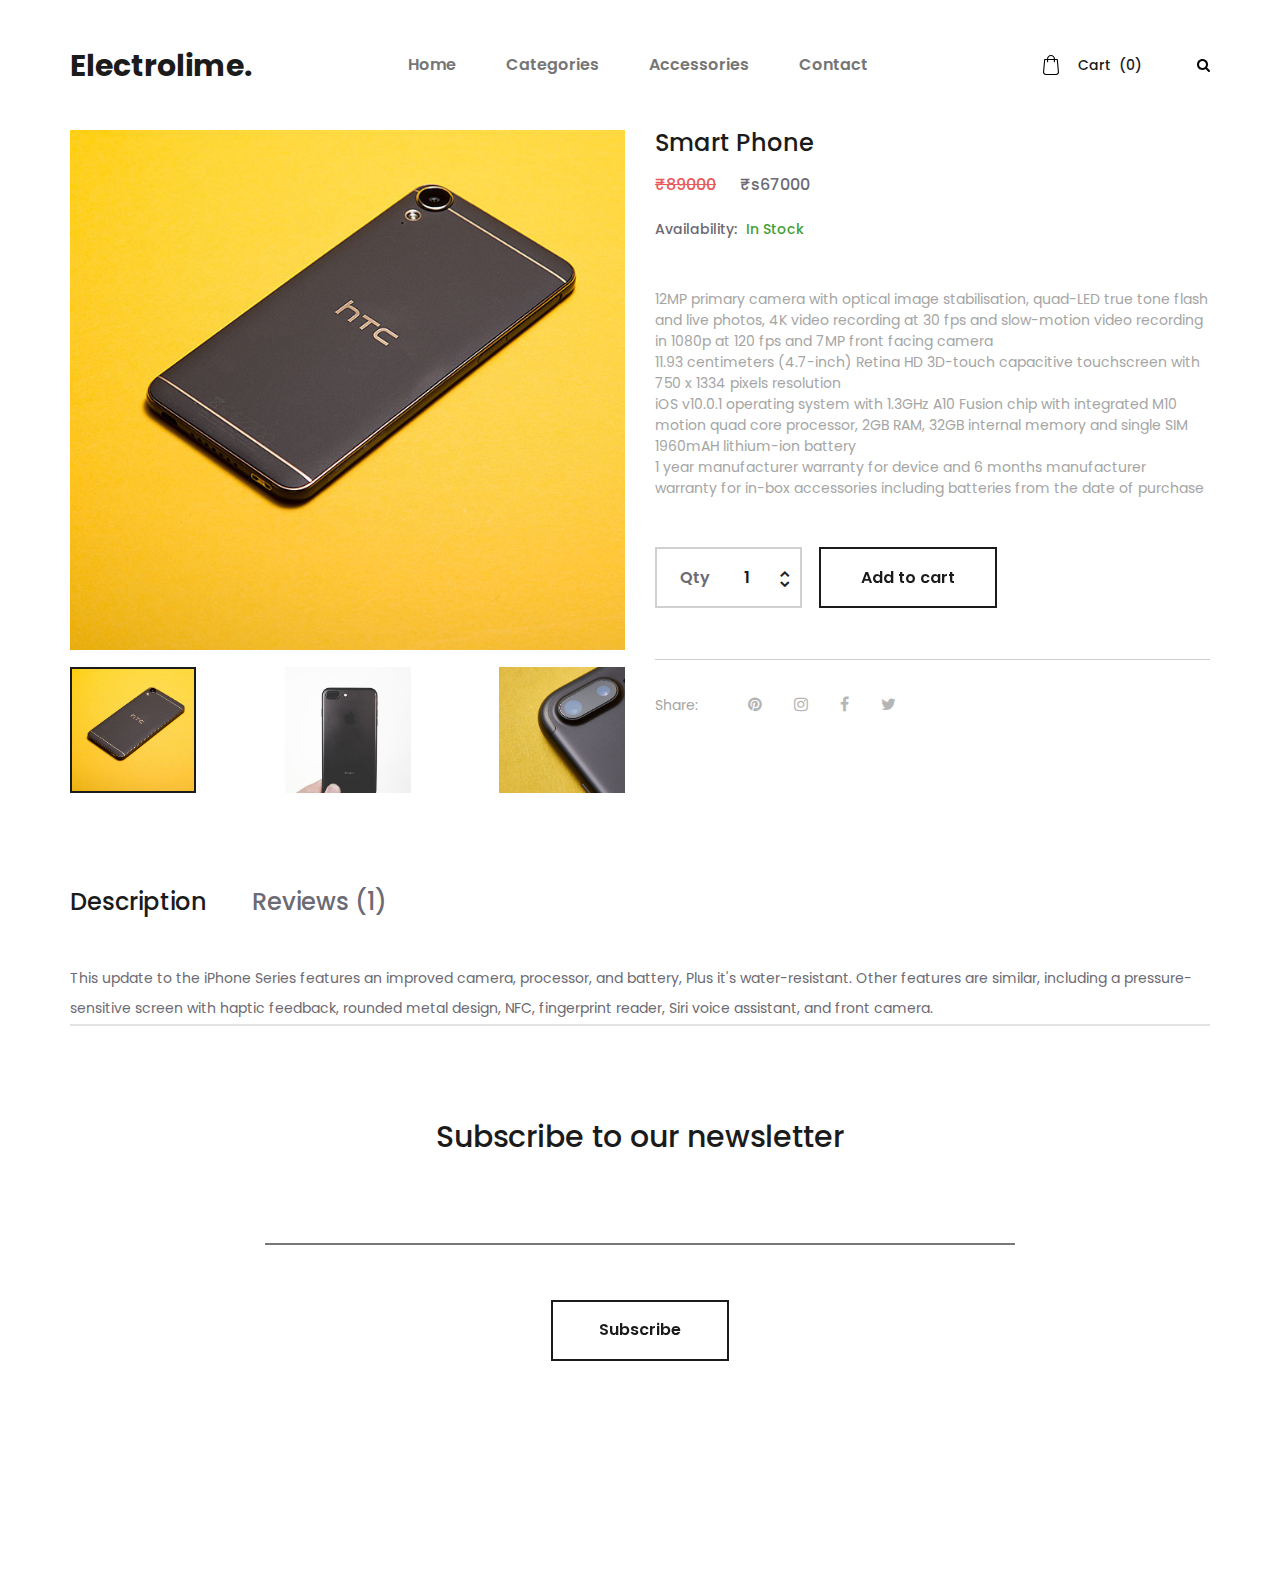
<file: product.html>
<!DOCTYPE html>
<html lang="en">
<head>
<title>Product</title>
<meta charset="utf-8">
<meta http-equiv="X-UA-Compatible" content="IE=edge">
<meta name="description" content="Sublime project">
<meta name="viewport" content="width=device-width, initial-scale=1">
<link rel="stylesheet" type="text/css" href="styles/bootstrap4/bootstrap.min.css">
<link href="plugins/font-awesome-4.7.0/css/font-awesome.min.css" rel="stylesheet" type="text/css">
<link rel="stylesheet" type="text/css" href="plugins/OwlCarousel2-2.2.1/owl.carousel.css">
<link rel="stylesheet" type="text/css" href="plugins/OwlCarousel2-2.2.1/owl.theme.default.css">
<link rel="stylesheet" type="text/css" href="plugins/OwlCarousel2-2.2.1/animate.css">
<link rel="stylesheet" type="text/css" href="styles/product.css">
<link rel="stylesheet" type="text/css" href="styles/product_responsive.css">
</head>
<body>

<div class="super_container">

	<!-- Header -->

	<header class="header">
		<div class="header_container">
			<div class="container">
				<div class="row">
					<div class="col">
						<div class="header_content d-flex flex-row align-items-center justify-content-start">
							<div class="logo"><a href="index.html">Electrolime.</a></div>
							<nav class="main_nav">
								<ul>
									<li><a href="index.html">Home</a></li>
									<li>
										<a href="categories.html">Categories</a>
									</li>
									<li><a href="Accessories.html">Accessories</a></li>
									<li><a href="contact.html">Contact</a></li>
									
							</nav>
							<div class="header_extra ml-auto">
								<div class="shopping_cart">
									<a href="cart.html">
										<svg version="1.1" xmlns="http://www.w3.org/2000/svg" xmlns:xlink="http://www.w3.org/1999/xlink" x="0px" y="0px"
												 viewBox="0 0 489 489" style="enable-background:new 0 0 489 489;" xml:space="preserve">
											<g>
												<path d="M440.1,422.7l-28-315.3c-0.6-7-6.5-12.3-13.4-12.3h-57.6C340.3,42.5,297.3,0,244.5,0s-95.8,42.5-96.6,95.1H90.3
													c-7,0-12.8,5.3-13.4,12.3l-28,315.3c0,0.4-0.1,0.8-0.1,1.2c0,35.9,32.9,65.1,73.4,65.1h244.6c40.5,0,73.4-29.2,73.4-65.1
													C440.2,423.5,440.2,423.1,440.1,422.7z M244.5,27c37.9,0,68.8,30.4,69.6,68.1H174.9C175.7,57.4,206.6,27,244.5,27z M366.8,462
													H122.2c-25.4,0-46-16.8-46.4-37.5l26.8-302.3h45.2v41c0,7.5,6,13.5,13.5,13.5s13.5-6,13.5-13.5v-41h139.3v41
													c0,7.5,6,13.5,13.5,13.5s13.5-6,13.5-13.5v-41h45.2l26.9,302.3C412.8,445.2,392.1,462,366.8,462z"/>
											</g>
										</svg>
										<div>Cart <span>(0)</span></div>
									</a>
								</div>
								<div class="search">
									<div class="search_icon">
										<svg version="1.1" id="Capa_1" xmlns="http://www.w3.org/2000/svg" xmlns:xlink="http://www.w3.org/1999/xlink" x="0px" y="0px"
										viewBox="0 0 475.084 475.084" style="enable-background:new 0 0 475.084 475.084;"
										 xml:space="preserve">
										<g>
											<path d="M464.524,412.846l-97.929-97.925c23.6-34.068,35.406-72.047,35.406-113.917c0-27.218-5.284-53.249-15.852-78.087
												c-10.561-24.842-24.838-46.254-42.825-64.241c-17.987-17.987-39.396-32.264-64.233-42.826
												C254.246,5.285,228.217,0.003,200.999,0.003c-27.216,0-53.247,5.282-78.085,15.847C98.072,26.412,76.66,40.689,58.673,58.676
												c-17.989,17.987-32.264,39.403-42.827,64.241C5.282,147.758,0,173.786,0,201.004c0,27.216,5.282,53.238,15.846,78.083
												c10.562,24.838,24.838,46.247,42.827,64.234c17.987,17.993,39.403,32.264,64.241,42.832c24.841,10.563,50.869,15.844,78.085,15.844
												c41.879,0,79.852-11.807,113.922-35.405l97.929,97.641c6.852,7.231,15.406,10.849,25.693,10.849
												c9.897,0,18.467-3.617,25.694-10.849c7.23-7.23,10.848-15.796,10.848-25.693C475.088,428.458,471.567,419.889,464.524,412.846z
												 M291.363,291.358c-25.029,25.033-55.148,37.549-90.364,37.549c-35.21,0-65.329-12.519-90.36-37.549
												c-25.031-25.029-37.546-55.144-37.546-90.36c0-35.21,12.518-65.334,37.546-90.36c25.026-25.032,55.15-37.546,90.36-37.546
												c35.212,0,65.331,12.519,90.364,37.546c25.033,25.026,37.548,55.15,37.548,90.36C328.911,236.214,316.392,266.329,291.363,291.358z
												"/>
										</g>
									</svg>
									</div>
								</div>
								<div class="hamburger"><i class="fa fa-bars" aria-hidden="true"></i></div>
							</div>
						</div>
					</div>
				</div>
			</div>
		</div>
		
		<!-- Search Panel -->
		<div class="search_panel trans_300">
			<div class="container">
				<div class="row">
					<div class="col">
						<div class="search_panel_content d-flex flex-row align-items-center justify-content-end">
							<form action="#">
								<input type="text" class="search_input" placeholder="Search" required="required">
							</form>
						</div>
					</div>
				</div>
			</div>
		</div>

		<!-- Social -->
		<div class="header_social">
			<ul>
				<li><a href="#"><i class="fa fa-pinterest" aria-hidden="true"></i></a></li>
				<li><a href="#"><i class="fa fa-instagram" aria-hidden="true"></i></a></li>
				<li><a href="#"><i class="fa fa-facebook" aria-hidden="true"></i></a></li>
				<li><a href="#"><i class="fa fa-twitter" aria-hidden="true"></i></a></li>
			</ul>
		</div>
	</header>

	<!-- Menu -->

	<div class="menu menu_mm trans_300">
		<div class="menu_container menu_mm">
			<div class="page_menu_content">
							
				<div class="page_menu_search menu_mm">
					<form action="#">
						<input type="search" required="required" class="page_menu_search_input menu_mm" placeholder="Search for products...">
					</form>
				</div>
				<ul class="page_menu_nav menu_mm">
					<li class="page_menu_item has-children menu_mm">
						<a href="index.html">Home<i class="fa fa-angle-down"></i></a>
						<ul class="page_menu_selection menu_mm">
							<li class="page_menu_item menu_mm"><a href="categories.html">Categories<i class="fa fa-angle-down"></i></a></li>
							<li class="page_menu_item menu_mm"><a href="product.html">Product<i class="fa fa-angle-down"></i></a></li>
							<li class="page_menu_item menu_mm"><a href="cart.html">Cart<i class="fa fa-angle-down"></i></a></li>
							<li class="page_menu_item menu_mm"><a href="checkout.html">Checkout<i class="fa fa-angle-down"></i></a></li>
							<li class="page_menu_item menu_mm"><a href="contact.html">Contact<i class="fa fa-angle-down"></i></a></li>
						</ul>
					</li>
					<li class="page_menu_item has-children menu_mm">
						<a href="categories.html">Categories<i class="fa fa-angle-down"></i></a>
						<ul class="page_menu_selection menu_mm">
							<li class="page_menu_item menu_mm"><a href="categories.html">Category<i class="fa fa-angle-down"></i></a></li>
							<li class="page_menu_item menu_mm"><a href="categories.html">Category<i class="fa fa-angle-down"></i></a></li>
							<li class="page_menu_item menu_mm"><a href="categories.html">Category<i class="fa fa-angle-down"></i></a></li>
							<li class="page_menu_item menu_mm"><a href="categories.html">Category<i class="fa fa-angle-down"></i></a></li>
						</ul>
					</li>
					<li class="page_menu_item menu_mm"><a href="index.html">Accessories<i class="fa fa-angle-down"></i></a></li>
					<li class="page_menu_item menu_mm"><a href="#">Offers<i class="fa fa-angle-down"></i></a></li>
					<li class="page_menu_item menu_mm"><a href="contact.html">Contact<i class="fa fa-angle-down"></i></a></li>
				</ul>
			</div>
		</div>

		<div class="menu_close"><i class="fa fa-times" aria-hidden="true"></i></div>

		<div class="menu_social">
			<ul>
				<li><a href="#"><i class="fa fa-pinterest" aria-hidden="true"></i></a></li>
				<li><a href="#"><i class="fa fa-instagram" aria-hidden="true"></i></a></li>
				<li><a href="#"><i class="fa fa-facebook" aria-hidden="true"></i></a></li>
				<li><a href="#"><i class="fa fa-twitter" aria-hidden="true"></i></a></li>
			</ul>
		</div>
	</div>
	
	<!-- Home -->


	<!-- Product Details -->

	<div class="product_details">
		<div class="container">
			<div class="row details_row">

				<!-- Product Image -->
				<div class="col-lg-6">
					<div class="details_image">
						<div class="details_image_large"><img src="images/details_1.jpg" alt=""></div>
						<div class="details_image_thumbnails d-flex flex-row align-items-start justify-content-between">
							<div class="details_image_thumbnail active" data-image="images/details_1.jpg"><img src="images/details_1.jpg" alt=""></div>
							<div class="details_image_thumbnail" data-image="images/details_3.jpg"><img src="images/details_3.jpg" alt=""></div>
							<div class="details_image_thumbnail" data-image="images/details_4.jpg"><img src="images/details_4.jpg" alt=""></div>
						</div>
					</div>
				</div>
				<!-- Product Content -->
				<div class="col-lg-6">
					<div class="details_content">
						<div class="details_name">Smart Phone</div>
						<div class="details_discount">₹89000</div>
						<div class="details_price">₹s67000</div>

						<!-- In Stock -->
						<div class="in_stock_container">
							<div class="availability">Availability:</div>
							<span>In Stock</span>
						</div>
						<div class="details_text">
							<p>
								<ul>
									<li>12MP primary camera with optical image stabilisation, quad-LED true tone flash and live photos, 4K video recording at 30 fps and slow-motion video recording in 1080p at 120 fps and 7MP front facing camera</li>
									<li>11.93 centimeters (4.7-inch) Retina HD 3D-touch capacitive touchscreen with 750 x 1334 pixels resolution</li>
									<li>iOS v10.0.1 operating system with 1.3GHz A10 Fusion chip with integrated M10 motion quad core processor, 2GB RAM, 32GB internal memory and single SIM</li>
									<li>1960mAH lithium-ion battery</li>
									<li>1 year manufacturer warranty for device and 6 months manufacturer warranty for in-box accessories including batteries from the date of purchase</li>
								</ul>
							</p>
						</div>

						<!-- Product Quantity -->
						<div class="product_quantity_container">
							<div class="product_quantity clearfix">
								<span>Qty</span>
								<input id="quantity_input" type="text" pattern="[0-9]*" value="1">
								<div class="quantity_buttons">
									<div id="quantity_inc_button" class="quantity_inc quantity_control"><i class="fa fa-chevron-up" aria-hidden="true"></i></div>
									<div id="quantity_dec_button" class="quantity_dec quantity_control"><i class="fa fa-chevron-down" aria-hidden="true"></i></div>
								</div>
							</div>
							<div class="button cart_button"><a href="#">Add to cart</a></div>
						</div>

						<!-- Share -->
						<div class="details_share">
							<span>Share:</span>
							<ul>
								<li><a href="#"><i class="fa fa-pinterest" aria-hidden="true"></i></a></li>
								<li><a href="#"><i class="fa fa-instagram" aria-hidden="true"></i></a></li>
								<li><a href="#"><i class="fa fa-facebook" aria-hidden="true"></i></a></li>
								<li><a href="#"><i class="fa fa-twitter" aria-hidden="true"></i></a></li>
							</ul>
						</div>
					</div>
				</div>
			</div>

			<div class="row description_row">
				<div class="col">
					<div class="description_title_container">
						<div class="description_title">Description</div>
						<div class="reviews_title"><a href="">Reviews <span>(1)</span></a></div>
					</div>
					<div class="description_text">
						<p>This update to the iPhone Series features an improved camera, processor, and battery, Plus it's water-resistant. Other features are similar, including a pressure-sensitive screen with haptic feedback, rounded metal design, NFC, fingerprint reader, Siri voice assistant, and front camera.</p>
					</div>
				</div>
			</div>
		</div>
	</div>

	<!-- Newsletter -->

	<div class="newsletter">
		<div class="container">
			<div class="row">
				<div class="col">
					<div class="newsletter_border"></div>
				</div>
			</div>
			<div class="row">
				<div class="col-lg-8 offset-lg-2">
					<div class="newsletter_content text-center">
						<div class="newsletter_title">Subscribe to our newsletter</div>
					
						<div class="newsletter_form_container">
							<form action="#" id="newsletter_form" class="newsletter_form">
								<input type="email" class="newsletter_input" required="required">
								<button class="newsletter_button trans_200"><span>Subscribe</span></button>
							</form>
						</div>
					</div>
				</div>
			</div>
		</div>
	</div>

	<!-- Footer -->
	
	<div class="footer_overlay"></div>
	<footer class="footer">
		<div class="footer_background" style="background-image:url(images/footer.jpg)"></div>
		<div class="container">
			<div class="row">
				<div class="col">
					<div class="footer_content d-flex flex-lg-row flex-column align-items-center justify-content-lg-start justify-content-center">
						<div class="footer_logo"><a href="#">Electrolime.</a></div>
						
						<div class="footer_social ml-lg-auto">
							<ul>
								<li><a href="#"><i class="fa fa-pinterest" aria-hidden="true"></i></a></li>
								<li><a href="#"><i class="fa fa-instagram" aria-hidden="true"></i></a></li>
								<li><a href="#"><i class="fa fa-facebook" aria-hidden="true"></i></a></li>
								<li><a href="#"><i class="fa fa-twitter" aria-hidden="true"></i></a></li>
							</ul>
						</div>
					</div>
				</div>
			</div>
		</div>
	</footer>
</div>

<script src="js/jquery-3.2.1.min.js"></script>
<script src="styles/bootstrap4/popper.js"></script>
<script src="styles/bootstrap4/bootstrap.min.js"></script>
<script src="plugins/greensock/TweenMax.min.js"></script>
<script src="plugins/greensock/TimelineMax.min.js"></script>
<script src="plugins/scrollmagic/ScrollMagic.min.js"></script>
<script src="plugins/greensock/animation.gsap.min.js"></script>
<script src="plugins/greensock/ScrollToPlugin.min.js"></script>
<script src="plugins/OwlCarousel2-2.2.1/owl.carousel.js"></script>
<script src="plugins/Isotope/isotope.pkgd.min.js"></script>
<script src="plugins/easing/easing.js"></script>
<script src="plugins/parallax-js-master/parallax.min.js"></script>
<script src="js/product.js"></script>
</body>
</html>
</file>
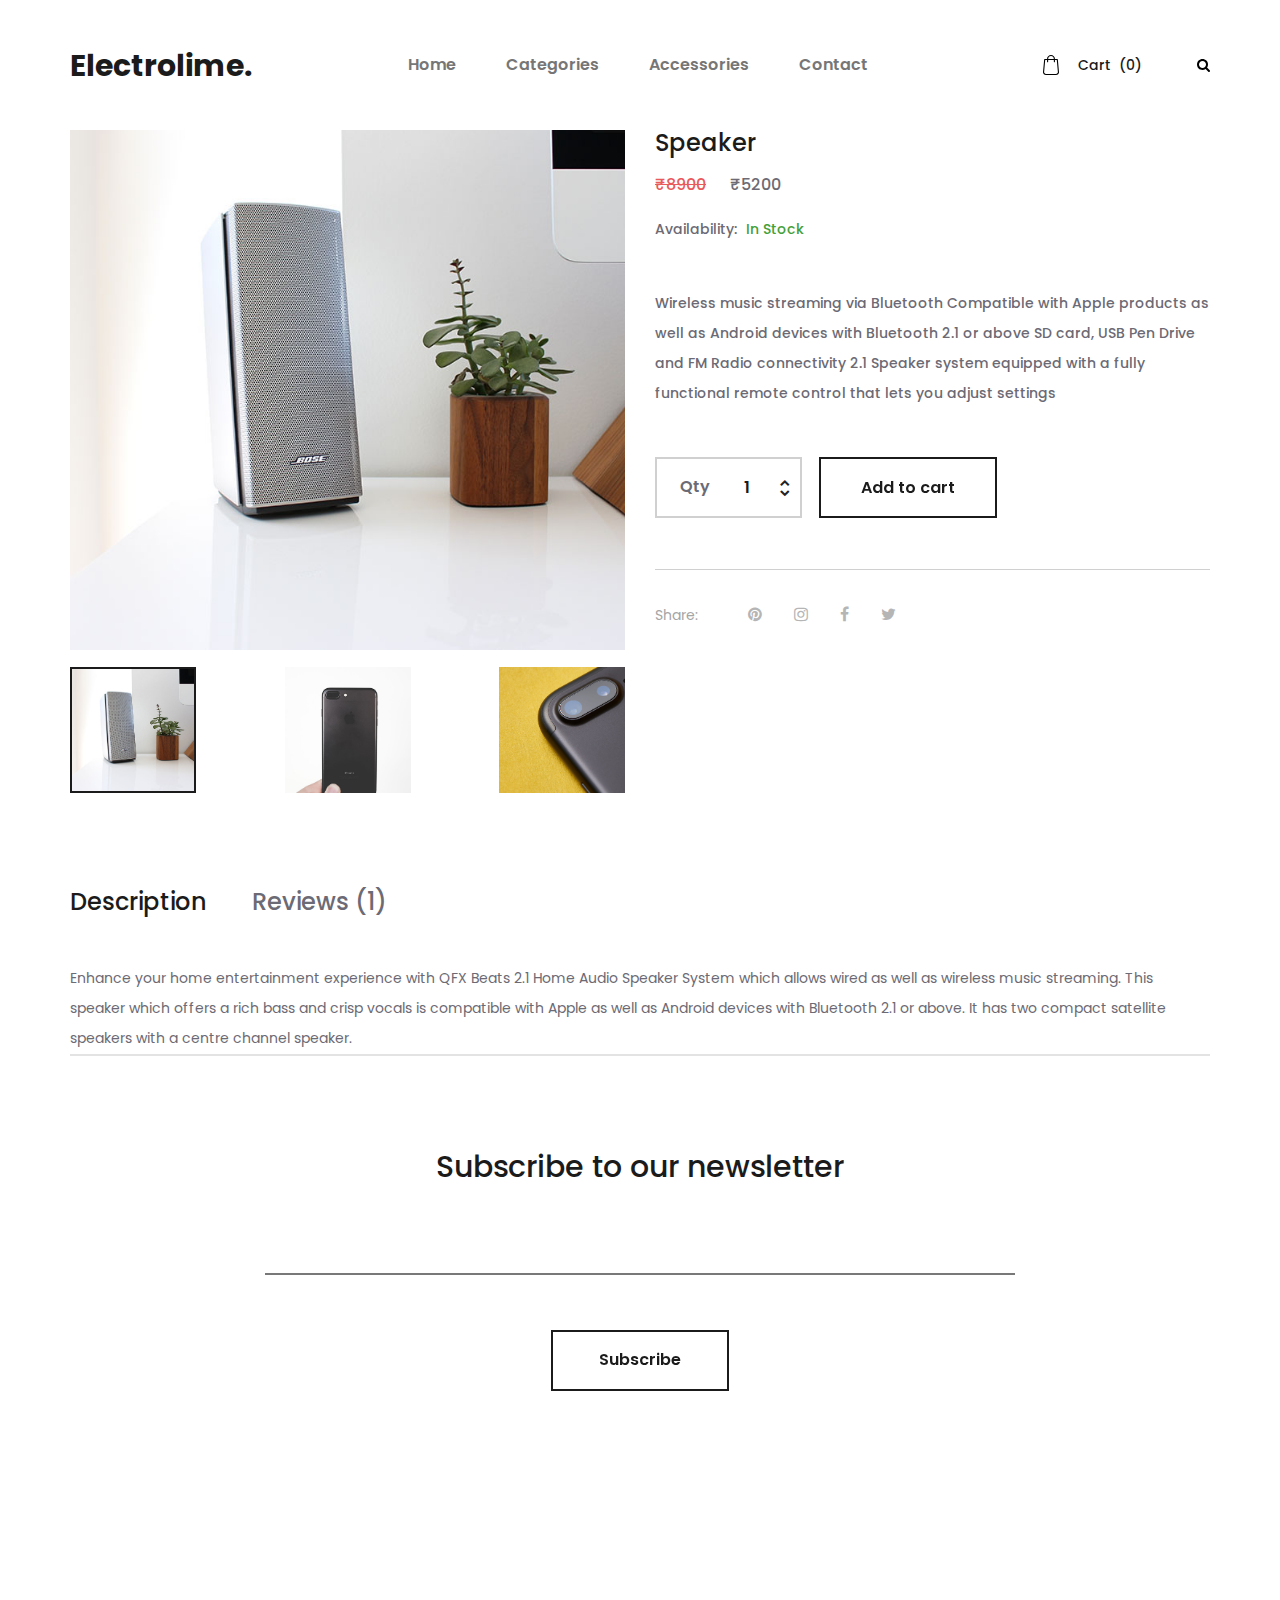
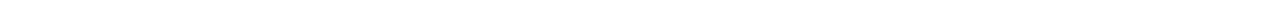
<file: speaker.html>
<!DOCTYPE html>
<html lang="en">
<head>
<title>Product</title>
<meta charset="utf-8">
<meta http-equiv="X-UA-Compatible" content="IE=edge">
<meta name="description" content="Sublime project">
<meta name="viewport" content="width=device-width, initial-scale=1">
<link rel="stylesheet" type="text/css" href="styles/bootstrap4/bootstrap.min.css">
<link href="plugins/font-awesome-4.7.0/css/font-awesome.min.css" rel="stylesheet" type="text/css">
<link rel="stylesheet" type="text/css" href="plugins/OwlCarousel2-2.2.1/owl.carousel.css">
<link rel="stylesheet" type="text/css" href="plugins/OwlCarousel2-2.2.1/owl.theme.default.css">
<link rel="stylesheet" type="text/css" href="plugins/OwlCarousel2-2.2.1/animate.css">
<link rel="stylesheet" type="text/css" href="styles/product.css">
<link rel="stylesheet" type="text/css" href="styles/product_responsive.css">
</head>
<body>

<div class="super_container">

	<!-- Header -->

	<header class="header">
		<div class="header_container">
			<div class="container">
				<div class="row">
					<div class="col">
						<div class="header_content d-flex flex-row align-items-center justify-content-start">
							<div class="logo"><a href="index.html">Electrolime.</a></div>
							<nav class="main_nav">
								<ul>
									<li><a href="index.html">Home</a></li>
									<li>
										<a href="categories.html">Categories</a>
									</li>
									<li><a href="Accessories.html">Accessories</a></li>
									<li><a href="contact.html">Contact</a></li>
									
							</nav>
							<div class="header_extra ml-auto">
								<div class="shopping_cart">
									<a href="cart.html">
										<svg version="1.1" xmlns="http://www.w3.org/2000/svg" xmlns:xlink="http://www.w3.org/1999/xlink" x="0px" y="0px"
												 viewBox="0 0 489 489" style="enable-background:new 0 0 489 489;" xml:space="preserve">
											<g>
												<path d="M440.1,422.7l-28-315.3c-0.6-7-6.5-12.3-13.4-12.3h-57.6C340.3,42.5,297.3,0,244.5,0s-95.8,42.5-96.6,95.1H90.3
													c-7,0-12.8,5.3-13.4,12.3l-28,315.3c0,0.4-0.1,0.8-0.1,1.2c0,35.9,32.9,65.1,73.4,65.1h244.6c40.5,0,73.4-29.2,73.4-65.1
													C440.2,423.5,440.2,423.1,440.1,422.7z M244.5,27c37.9,0,68.8,30.4,69.6,68.1H174.9C175.7,57.4,206.6,27,244.5,27z M366.8,462
													H122.2c-25.4,0-46-16.8-46.4-37.5l26.8-302.3h45.2v41c0,7.5,6,13.5,13.5,13.5s13.5-6,13.5-13.5v-41h139.3v41
													c0,7.5,6,13.5,13.5,13.5s13.5-6,13.5-13.5v-41h45.2l26.9,302.3C412.8,445.2,392.1,462,366.8,462z"/>
											</g>
										</svg>
										<div>Cart <span>(0)</span></div>
									</a>
								</div>
								<div class="search">
									<div class="search_icon">
										<svg version="1.1" id="Capa_1" xmlns="http://www.w3.org/2000/svg" xmlns:xlink="http://www.w3.org/1999/xlink" x="0px" y="0px"
										viewBox="0 0 475.084 475.084" style="enable-background:new 0 0 475.084 475.084;"
										 xml:space="preserve">
										<g>
											<path d="M464.524,412.846l-97.929-97.925c23.6-34.068,35.406-72.047,35.406-113.917c0-27.218-5.284-53.249-15.852-78.087
												c-10.561-24.842-24.838-46.254-42.825-64.241c-17.987-17.987-39.396-32.264-64.233-42.826
												C254.246,5.285,228.217,0.003,200.999,0.003c-27.216,0-53.247,5.282-78.085,15.847C98.072,26.412,76.66,40.689,58.673,58.676
												c-17.989,17.987-32.264,39.403-42.827,64.241C5.282,147.758,0,173.786,0,201.004c0,27.216,5.282,53.238,15.846,78.083
												c10.562,24.838,24.838,46.247,42.827,64.234c17.987,17.993,39.403,32.264,64.241,42.832c24.841,10.563,50.869,15.844,78.085,15.844
												c41.879,0,79.852-11.807,113.922-35.405l97.929,97.641c6.852,7.231,15.406,10.849,25.693,10.849
												c9.897,0,18.467-3.617,25.694-10.849c7.23-7.23,10.848-15.796,10.848-25.693C475.088,428.458,471.567,419.889,464.524,412.846z
												 M291.363,291.358c-25.029,25.033-55.148,37.549-90.364,37.549c-35.21,0-65.329-12.519-90.36-37.549
												c-25.031-25.029-37.546-55.144-37.546-90.36c0-35.21,12.518-65.334,37.546-90.36c25.026-25.032,55.15-37.546,90.36-37.546
												c35.212,0,65.331,12.519,90.364,37.546c25.033,25.026,37.548,55.15,37.548,90.36C328.911,236.214,316.392,266.329,291.363,291.358z
												"/>
										</g>
									</svg>
									</div>
								</div>
								<div class="hamburger"><i class="fa fa-bars" aria-hidden="true"></i></div>
							</div>
						</div>
					</div>
				</div>
			</div>
		</div>
		
		<!-- Search Panel -->
		<div class="search_panel trans_300">
			<div class="container">
				<div class="row">
					<div class="col">
						<div class="search_panel_content d-flex flex-row align-items-center justify-content-end">
							<form action="#">
								<input type="text" class="search_input" placeholder="Search" required="required">
							</form>
						</div>
					</div>
				</div>
			</div>
		</div>

		<!-- Social -->
		<div class="header_social">
			<ul>
				<li><a href="#"><i class="fa fa-pinterest" aria-hidden="true"></i></a></li>
				<li><a href="#"><i class="fa fa-instagram" aria-hidden="true"></i></a></li>
				<li><a href="#"><i class="fa fa-facebook" aria-hidden="true"></i></a></li>
				<li><a href="#"><i class="fa fa-twitter" aria-hidden="true"></i></a></li>
			</ul>
		</div>
	</header>

	<!-- Menu -->

	<div class="menu menu_mm trans_300">
		<div class="menu_container menu_mm">
			<div class="page_menu_content">
							
				<div class="page_menu_search menu_mm">
					<form action="#">
						<input type="search" required="required" class="page_menu_search_input menu_mm" placeholder="Search for products...">
					</form>
				</div>
				<ul class="page_menu_nav menu_mm">
					<li class="page_menu_item has-children menu_mm">
						<a href="index.html">Home<i class="fa fa-angle-down"></i></a>
						<ul class="page_menu_selection menu_mm">
							<li class="page_menu_item menu_mm"><a href="categories.html">Categories<i class="fa fa-angle-down"></i></a></li>
							<li class="page_menu_item menu_mm"><a href="product.html">Product<i class="fa fa-angle-down"></i></a></li>
							<li class="page_menu_item menu_mm"><a href="cart.html">Cart<i class="fa fa-angle-down"></i></a></li>
							<li class="page_menu_item menu_mm"><a href="checkout.html">Checkout<i class="fa fa-angle-down"></i></a></li>
							<li class="page_menu_item menu_mm"><a href="contact.html">Contact<i class="fa fa-angle-down"></i></a></li>
						</ul>
					</li>
					<li class="page_menu_item has-children menu_mm">
						<a href="categories.html">Categories<i class="fa fa-angle-down"></i></a>
						<ul class="page_menu_selection menu_mm">
							<li class="page_menu_item menu_mm"><a href="categories.html">Category<i class="fa fa-angle-down"></i></a></li>
							<li class="page_menu_item menu_mm"><a href="categories.html">Category<i class="fa fa-angle-down"></i></a></li>
							<li class="page_menu_item menu_mm"><a href="categories.html">Category<i class="fa fa-angle-down"></i></a></li>
							<li class="page_menu_item menu_mm"><a href="categories.html">Category<i class="fa fa-angle-down"></i></a></li>
						</ul>
					</li>
					<li class="page_menu_item menu_mm"><a href="index.html">Accessories<i class="fa fa-angle-down"></i></a></li>
					<li class="page_menu_item menu_mm"><a href="#">Offers<i class="fa fa-angle-down"></i></a></li>
					<li class="page_menu_item menu_mm"><a href="contact.html">Contact<i class="fa fa-angle-down"></i></a></li>
				</ul>
			</div>
		</div>

		<div class="menu_close"><i class="fa fa-times" aria-hidden="true"></i></div>

		<div class="menu_social">
			<ul>
				<li><a href="#"><i class="fa fa-pinterest" aria-hidden="true"></i></a></li>
				<li><a href="#"><i class="fa fa-instagram" aria-hidden="true"></i></a></li>
				<li><a href="#"><i class="fa fa-facebook" aria-hidden="true"></i></a></li>
				<li><a href="#"><i class="fa fa-twitter" aria-hidden="true"></i></a></li>
			</ul>
		</div>
	</div>
	
	<!-- Home -->


	<!-- Product Details -->

	<div class="product_details">
		<div class="container">
			<div class="row details_row">

				<!-- Product Image -->
				<div class="col-lg-6">
					<div class="details_image">
						<div class="details_image_large"><img src="images/product_2.jpg" alt=""></div>
						<div class="details_image_thumbnails d-flex flex-row align-items-start justify-content-between">
							<div class="details_image_thumbnail active" data-image="images/product_2.jpg"><img src="images/product_2.jpg" alt=""></div>
							<div class="details_image_thumbnail" data-image="images/details_3.jpg"><img src="images/details_3.jpg" alt=""></div>
							<div class="details_image_thumbnail" data-image="images/details_4.jpg"><img src="images/details_4.jpg" alt=""></div>
						</div>
					</div>
				</div>

				<!-- Product Content -->
				<div class="col-lg-6">
					<div class="details_content">
						<div class="details_name">Speaker</div>
						<div class="details_discount">₹8900</div>
						<div class="details_price">₹5200</div>

						<!-- In Stock -->
						<div class="in_stock_container">
							<div class="availability">Availability:</div>
							<span>In Stock</span>
						</div>
						<div class="details_text">
							<p>Wireless music streaming via Bluetooth
Compatible with Apple products as well as Android devices with Bluetooth 2.1 or above
SD card, USB Pen Drive and FM Radio connectivity
2.1 Speaker system equipped with a fully functional remote control that lets you adjust settings</p>
						</div>

						<!-- Product Quantity -->
						<div class="product_quantity_container">
							<div class="product_quantity clearfix">
								<span>Qty</span>
								<input id="quantity_input" type="text" pattern="[0-9]*" value="1">
								<div class="quantity_buttons">
									<div id="quantity_inc_button" class="quantity_inc quantity_control"><i class="fa fa-chevron-up" aria-hidden="true"></i></div>
									<div id="quantity_dec_button" class="quantity_dec quantity_control"><i class="fa fa-chevron-down" aria-hidden="true"></i></div>
								</div>
							</div>
							<div class="button cart_button"><a href="#">Add to cart</a></div>
						</div>

						<!-- Share -->
						<div class="details_share">
							<span>Share:</span>
							<ul>
								<li><a href="#"><i class="fa fa-pinterest" aria-hidden="true"></i></a></li>
								<li><a href="#"><i class="fa fa-instagram" aria-hidden="true"></i></a></li>
								<li><a href="#"><i class="fa fa-facebook" aria-hidden="true"></i></a></li>
								<li><a href="#"><i class="fa fa-twitter" aria-hidden="true"></i></a></li>
							</ul>
						</div>
					</div>
				</div>
			</div>

			<div class="row description_row">
				<div class="col">
					<div class="description_title_container">
						<div class="description_title">Description</div>
						<div class="reviews_title"><a href="#">Reviews <span>(1)</span></a></div>
					</div>
					<div class="description_text">
						<p>Enhance your home entertainment experience with QFX Beats 2.1 Home Audio Speaker System which allows wired as well as wireless music streaming. This speaker which offers a rich bass and crisp vocals is compatible with Apple as well as Android devices with Bluetooth 2.1 or above. It has two compact satellite speakers with a centre channel speaker.</p>
					</div>
				</div>
			</div>
		</div>
	</div>

	<!-- Newsletter -->

	<div class="newsletter">
		<div class="container">
			<div class="row">
				<div class="col">
					<div class="newsletter_border"></div>
				</div>
			</div>
			<div class="row">
				<div class="col-lg-8 offset-lg-2">
					<div class="newsletter_content text-center">
						<div class="newsletter_title">Subscribe to our newsletter</div>
						
						<div class="newsletter_form_container">
							<form action="#" id="newsletter_form" class="newsletter_form">
								<input type="email" class="newsletter_input" required="required">
								<button class="newsletter_button trans_200"><span>Subscribe</span></button>
							</form>
						</div>
					</div>
				</div>
			</div>
		</div>
	</div>

	<!-- Footer -->
	
	<div class="footer_overlay"></div>
	<footer class="footer">
		<div class="footer_background" style="background-image:url(images/footer.jpg)"></div>
		<div class="container">
			<div class="row">
				<div class="col">
					<div class="footer_content d-flex flex-lg-row flex-column align-items-center justify-content-lg-start justify-content-center">
						<div class="footer_logo"><a href="#">Electrolime.</a></div>
						
						<div class="footer_social ml-lg-auto">
							<ul>
								<li><a href="#"><i class="fa fa-pinterest" aria-hidden="true"></i></a></li>
								<li><a href="#"><i class="fa fa-instagram" aria-hidden="true"></i></a></li>
								<li><a href="#"><i class="fa fa-facebook" aria-hidden="true"></i></a></li>
								<li><a href="#"><i class="fa fa-twitter" aria-hidden="true"></i></a></li>
							</ul>
						</div>
					</div>
				</div>
			</div>
		</div>
	</footer>
</div>

<script src="js/jquery-3.2.1.min.js"></script>
<script src="styles/bootstrap4/popper.js"></script>
<script src="styles/bootstrap4/bootstrap.min.js"></script>
<script src="plugins/greensock/TweenMax.min.js"></script>
<script src="plugins/greensock/TimelineMax.min.js"></script>
<script src="plugins/scrollmagic/ScrollMagic.min.js"></script>
<script src="plugins/greensock/animation.gsap.min.js"></script>
<script src="plugins/greensock/ScrollToPlugin.min.js"></script>
<script src="plugins/OwlCarousel2-2.2.1/owl.carousel.js"></script>
<script src="plugins/Isotope/isotope.pkgd.min.js"></script>
<script src="plugins/easing/easing.js"></script>
<script src="plugins/parallax-js-master/parallax.min.js"></script>
<script src="js/product.js"></script>
</body>
</html>
</file>
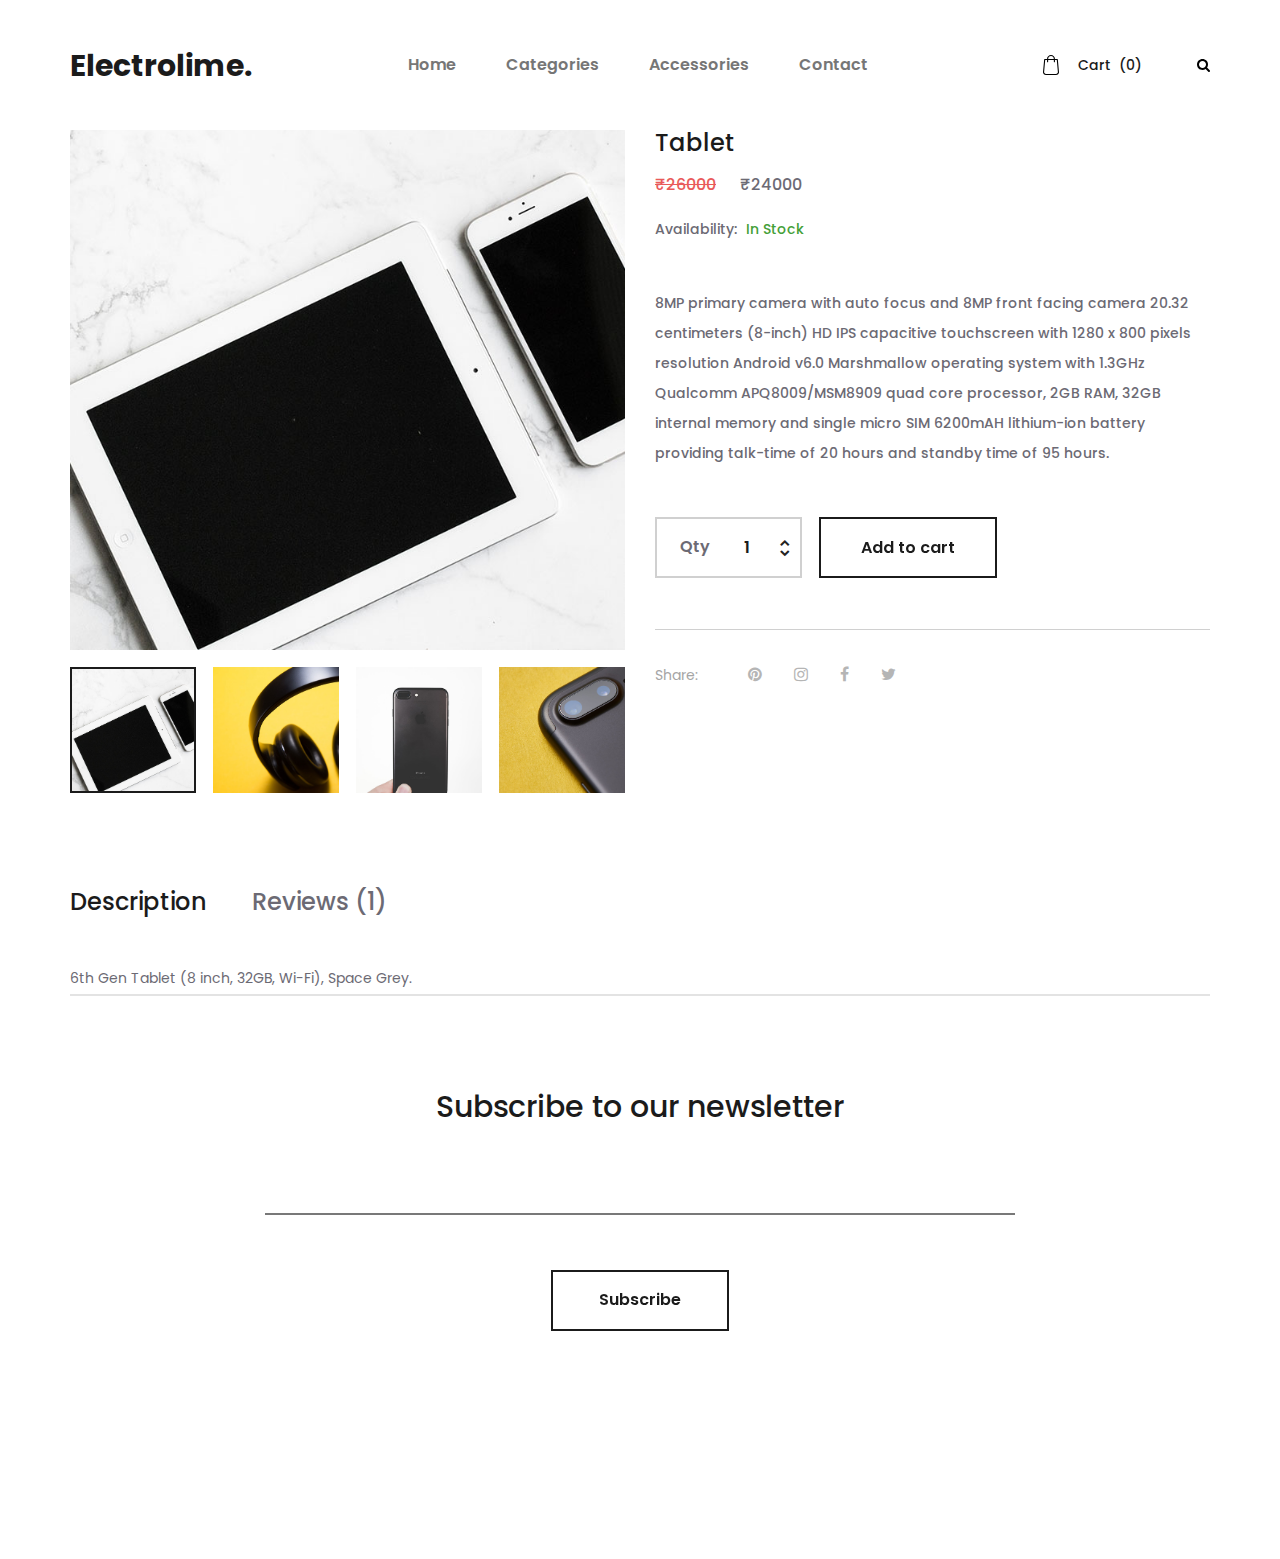
<file: tablet.html>
<!DOCTYPE html>
<html lang="en">
<head>
<title>Product</title>
<meta charset="utf-8">
<meta http-equiv="X-UA-Compatible" content="IE=edge">
<meta name="description" content="Sublime project">
<meta name="viewport" content="width=device-width, initial-scale=1">
<link rel="stylesheet" type="text/css" href="styles/bootstrap4/bootstrap.min.css">
<link href="plugins/font-awesome-4.7.0/css/font-awesome.min.css" rel="stylesheet" type="text/css">
<link rel="stylesheet" type="text/css" href="plugins/OwlCarousel2-2.2.1/owl.carousel.css">
<link rel="stylesheet" type="text/css" href="plugins/OwlCarousel2-2.2.1/owl.theme.default.css">
<link rel="stylesheet" type="text/css" href="plugins/OwlCarousel2-2.2.1/animate.css">
<link rel="stylesheet" type="text/css" href="styles/product.css">
<link rel="stylesheet" type="text/css" href="styles/product_responsive.css">
</head>
<body>

<div class="super_container">

	<!-- Header -->

	<header class="header">
		<div class="header_container">
			<div class="container">
				<div class="row">
					<div class="col">
						<div class="header_content d-flex flex-row align-items-center justify-content-start">
							<div class="logo"><a href="index.html">Electrolime.</a></div>
							<nav class="main_nav">
								<ul>
									<li><a href="index.html">Home</a></li>
									<li>
										<a href="categories.html">Categories</a>
									</li>
									<li><a href="Accessories.html">Accessories</a></li>
									<li><a href="contact.html">Contact</a></li>
									
							</nav>
							<div class="header_extra ml-auto">
								<div class="shopping_cart">
									<a href="cart.html">
										<svg version="1.1" xmlns="http://www.w3.org/2000/svg" xmlns:xlink="http://www.w3.org/1999/xlink" x="0px" y="0px"
												 viewBox="0 0 489 489" style="enable-background:new 0 0 489 489;" xml:space="preserve">
											<g>
												<path d="M440.1,422.7l-28-315.3c-0.6-7-6.5-12.3-13.4-12.3h-57.6C340.3,42.5,297.3,0,244.5,0s-95.8,42.5-96.6,95.1H90.3
													c-7,0-12.8,5.3-13.4,12.3l-28,315.3c0,0.4-0.1,0.8-0.1,1.2c0,35.9,32.9,65.1,73.4,65.1h244.6c40.5,0,73.4-29.2,73.4-65.1
													C440.2,423.5,440.2,423.1,440.1,422.7z M244.5,27c37.9,0,68.8,30.4,69.6,68.1H174.9C175.7,57.4,206.6,27,244.5,27z M366.8,462
													H122.2c-25.4,0-46-16.8-46.4-37.5l26.8-302.3h45.2v41c0,7.5,6,13.5,13.5,13.5s13.5-6,13.5-13.5v-41h139.3v41
													c0,7.5,6,13.5,13.5,13.5s13.5-6,13.5-13.5v-41h45.2l26.9,302.3C412.8,445.2,392.1,462,366.8,462z"/>
											</g>
										</svg>
										<div>Cart <span>(0)</span></div>
									</a>
								</div>
								<div class="search">
									<div class="search_icon">
										<svg version="1.1" id="Capa_1" xmlns="http://www.w3.org/2000/svg" xmlns:xlink="http://www.w3.org/1999/xlink" x="0px" y="0px"
										viewBox="0 0 475.084 475.084" style="enable-background:new 0 0 475.084 475.084;"
										 xml:space="preserve">
										<g>
											<path d="M464.524,412.846l-97.929-97.925c23.6-34.068,35.406-72.047,35.406-113.917c0-27.218-5.284-53.249-15.852-78.087
												c-10.561-24.842-24.838-46.254-42.825-64.241c-17.987-17.987-39.396-32.264-64.233-42.826
												C254.246,5.285,228.217,0.003,200.999,0.003c-27.216,0-53.247,5.282-78.085,15.847C98.072,26.412,76.66,40.689,58.673,58.676
												c-17.989,17.987-32.264,39.403-42.827,64.241C5.282,147.758,0,173.786,0,201.004c0,27.216,5.282,53.238,15.846,78.083
												c10.562,24.838,24.838,46.247,42.827,64.234c17.987,17.993,39.403,32.264,64.241,42.832c24.841,10.563,50.869,15.844,78.085,15.844
												c41.879,0,79.852-11.807,113.922-35.405l97.929,97.641c6.852,7.231,15.406,10.849,25.693,10.849
												c9.897,0,18.467-3.617,25.694-10.849c7.23-7.23,10.848-15.796,10.848-25.693C475.088,428.458,471.567,419.889,464.524,412.846z
												 M291.363,291.358c-25.029,25.033-55.148,37.549-90.364,37.549c-35.21,0-65.329-12.519-90.36-37.549
												c-25.031-25.029-37.546-55.144-37.546-90.36c0-35.21,12.518-65.334,37.546-90.36c25.026-25.032,55.15-37.546,90.36-37.546
												c35.212,0,65.331,12.519,90.364,37.546c25.033,25.026,37.548,55.15,37.548,90.36C328.911,236.214,316.392,266.329,291.363,291.358z
												"/>
										</g>
									</svg>
									</div>
								</div>
								<div class="hamburger"><i class="fa fa-bars" aria-hidden="true"></i></div>
							</div>
						</div>
					</div>
				</div>
			</div>
		</div>
		
		<!-- Search Panel -->
		<div class="search_panel trans_300">
			<div class="container">
				<div class="row">
					<div class="col">
						<div class="search_panel_content d-flex flex-row align-items-center justify-content-end">
							<form action="#">
								<input type="text" class="search_input" placeholder="Search" required="required">
							</form>
						</div>
					</div>
				</div>
			</div>
		</div>

		<!-- Social -->
		<div class="header_social">
			<ul>
				<li><a href="#"><i class="fa fa-pinterest" aria-hidden="true"></i></a></li>
				<li><a href="#"><i class="fa fa-instagram" aria-hidden="true"></i></a></li>
				<li><a href="#"><i class="fa fa-facebook" aria-hidden="true"></i></a></li>
				<li><a href="#"><i class="fa fa-twitter" aria-hidden="true"></i></a></li>
			</ul>
		</div>
	</header>

	<!-- Menu -->

	<div class="menu menu_mm trans_300">
		<div class="menu_container menu_mm">
			<div class="page_menu_content">
							
				<div class="page_menu_search menu_mm">
					<form action="#">
						<input type="search" required="required" class="page_menu_search_input menu_mm" placeholder="Search for products...">
					</form>
				</div>
				<ul class="page_menu_nav menu_mm">
					<li class="page_menu_item has-children menu_mm">
						<a href="index.html">Home<i class="fa fa-angle-down"></i></a>
						<ul class="page_menu_selection menu_mm">
							<li class="page_menu_item menu_mm"><a href="categories.html">Categories<i class="fa fa-angle-down"></i></a></li>
							<li class="page_menu_item menu_mm"><a href="product.html">Product<i class="fa fa-angle-down"></i></a></li>
							<li class="page_menu_item menu_mm"><a href="cart.html">Cart<i class="fa fa-angle-down"></i></a></li>
							<li class="page_menu_item menu_mm"><a href="checkout.html">Checkout<i class="fa fa-angle-down"></i></a></li>
							<li class="page_menu_item menu_mm"><a href="contact.html">Contact<i class="fa fa-angle-down"></i></a></li>
						</ul>
					</li>
					<li class="page_menu_item has-children menu_mm">
						<a href="categories.html">Categories<i class="fa fa-angle-down"></i></a>
						<ul class="page_menu_selection menu_mm">
							<li class="page_menu_item menu_mm"><a href="categories.html">Category<i class="fa fa-angle-down"></i></a></li>
							<li class="page_menu_item menu_mm"><a href="categories.html">Category<i class="fa fa-angle-down"></i></a></li>
							<li class="page_menu_item menu_mm"><a href="categories.html">Category<i class="fa fa-angle-down"></i></a></li>
							<li class="page_menu_item menu_mm"><a href="categories.html">Category<i class="fa fa-angle-down"></i></a></li>
						</ul>
					</li>
					<li class="page_menu_item menu_mm"><a href="index.html">Accessories<i class="fa fa-angle-down"></i></a></li>
					<li class="page_menu_item menu_mm"><a href="#">Offers<i class="fa fa-angle-down"></i></a></li>
					<li class="page_menu_item menu_mm"><a href="contact.html">Contact<i class="fa fa-angle-down"></i></a></li>
				</ul>
			</div>
		</div>

		<div class="menu_close"><i class="fa fa-times" aria-hidden="true"></i></div>

		<div class="menu_social">
			<ul>
				<li><a href="#"><i class="fa fa-pinterest" aria-hidden="true"></i></a></li>
				<li><a href="#"><i class="fa fa-instagram" aria-hidden="true"></i></a></li>
				<li><a href="#"><i class="fa fa-facebook" aria-hidden="true"></i></a></li>
				<li><a href="#"><i class="fa fa-twitter" aria-hidden="true"></i></a></li>
			</ul>
		</div>
	</div>
	
	<!-- Home -->


	<!-- Product Details -->

	<div class="product_details">
		<div class="container">
			<div class="row details_row">

				<!-- Product Image -->
				<div class="col-lg-6">
					<div class="details_image">
						<div class="details_image_large"><img src="images/product_6.jpg" alt=""></div>
						<div class="details_image_thumbnails d-flex flex-row align-items-start justify-content-between">
							<div class="details_image_thumbnail active" data-image="images/product_6.jpg"><img src="images/product_6.jpg" alt=""></div>
							<div class="details_image_thumbnail" data-image="images/details_2.jpg"><img src="images/details_2.jpg" alt=""></div>
							<div class="details_image_thumbnail" data-image="images/details_3.jpg"><img src="images/details_3.jpg" alt=""></div>
							<div class="details_image_thumbnail" data-image="images/details_4.jpg"><img src="images/details_4.jpg" alt=""></div>
						</div>
					</div>
				</div>

				<!-- Product Content -->
				<div class="col-lg-6">
					<div class="details_content">
						<div class="details_name">Tablet</div>
						<div class="details_discount">₹26000</div>
						<div class="details_price">₹24000</div>

						<!-- In Stock -->
						<div class="in_stock_container">
							<div class="availability">Availability:</div>
							<span>In Stock</span>
						</div>
						<div class="details_text">
							<p>8MP primary camera with auto focus and 8MP front facing camera
20.32 centimeters (8-inch) HD IPS capacitive touchscreen with 1280 x 800 pixels resolution
Android v6.0 Marshmallow operating system with 1.3GHz Qualcomm APQ8009/MSM8909 quad core processor, 2GB RAM, 32GB internal memory and single micro SIM
6200mAH lithium-ion battery providing talk-time of 20 hours and standby time of 95 hours.</p>
						</div>

						<!-- Product Quantity -->
						<div class="product_quantity_container">
							<div class="product_quantity clearfix">
								<span>Qty</span>
								<input id="quantity_input" type="text" pattern="[0-9]*" value="1">
								<div class="quantity_buttons">
									<div id="quantity_inc_button" class="quantity_inc quantity_control"><i class="fa fa-chevron-up" aria-hidden="true"></i></div>
									<div id="quantity_dec_button" class="quantity_dec quantity_control"><i class="fa fa-chevron-down" aria-hidden="true"></i></div>
								</div>
							</div>
							<div class="button cart_button"><a href="#">Add to cart</a></div>
						</div>

						<!-- Share -->
						<div class="details_share">
							<span>Share:</span>
							<ul>
								<li><a href="#"><i class="fa fa-pinterest" aria-hidden="true"></i></a></li>
								<li><a href="#"><i class="fa fa-instagram" aria-hidden="true"></i></a></li>
								<li><a href="#"><i class="fa fa-facebook" aria-hidden="true"></i></a></li>
								<li><a href="#"><i class="fa fa-twitter" aria-hidden="true"></i></a></li>
							</ul>
						</div>
					</div>
				</div>
			</div>

			<div class="row description_row">
				<div class="col">
					<div class="description_title_container">
						<div class="description_title">Description</div>
						<div class="reviews_title"><a href="#">Reviews <span>(1)</span></a></div>
					</div>
					<div class="description_text">
						<p>6th Gen Tablet (8 inch, 32GB, Wi-Fi), Space Grey.</p>
					</div>
				</div>
			</div>
		</div>
	</div>

	<!-- Newsletter -->

	<div class="newsletter">
		<div class="container">
			<div class="row">
				<div class="col">
					<div class="newsletter_border"></div>
				</div>
			</div>
			<div class="row">
				<div class="col-lg-8 offset-lg-2">
					<div class="newsletter_content text-center">
						<div class="newsletter_title">Subscribe to our newsletter</div>
						
						<div class="newsletter_form_container">
							<form action="#" id="newsletter_form" class="newsletter_form">
								<input type="email" class="newsletter_input" required="required">
								<button class="newsletter_button trans_200"><span>Subscribe</span></button>
							</form>
						</div>
					</div>
				</div>
			</div>
		</div>
	</div>

	<!-- Footer -->
	
	<div class="footer_overlay"></div>
	<footer class="footer">
		<div class="footer_background" style="background-image:url(images/footer.jpg)"></div>
		<div class="container">
			<div class="row">
				<div class="col">
					<div class="footer_content d-flex flex-lg-row flex-column align-items-center justify-content-lg-start justify-content-center">
						<div class="footer_logo"><a href="#">Electrolime.</a></div>
						
						<div class="footer_social ml-lg-auto">
							<ul>
								<li><a href="#"><i class="fa fa-pinterest" aria-hidden="true"></i></a></li>
								<li><a href="#"><i class="fa fa-instagram" aria-hidden="true"></i></a></li>
								<li><a href="#"><i class="fa fa-facebook" aria-hidden="true"></i></a></li>
								<li><a href="#"><i class="fa fa-twitter" aria-hidden="true"></i></a></li>
							</ul>
						</div>
					</div>
				</div>
			</div>
		</div>
	</footer>
</div>

<script src="js/jquery-3.2.1.min.js"></script>
<script src="styles/bootstrap4/popper.js"></script>
<script src="styles/bootstrap4/bootstrap.min.js"></script>
<script src="plugins/greensock/TweenMax.min.js"></script>
<script src="plugins/greensock/TimelineMax.min.js"></script>
<script src="plugins/scrollmagic/ScrollMagic.min.js"></script>
<script src="plugins/greensock/animation.gsap.min.js"></script>
<script src="plugins/greensock/ScrollToPlugin.min.js"></script>
<script src="plugins/OwlCarousel2-2.2.1/owl.carousel.js"></script>
<script src="plugins/Isotope/isotope.pkgd.min.js"></script>
<script src="plugins/easing/easing.js"></script>
<script src="plugins/parallax-js-master/parallax.min.js"></script>
<script src="js/product.js"></script>
</body>
</html>
</file>
<file: styles/main_styles.css>
@charset "utf-8";
/* CSS Document */

/******************************

[Table of Contents]

1. Fonts
2. Body and some general stuff
3. Header
4. Menu
5. Home
6. Ads
7. Products
8. Ad Extra Large
9. Icon Boxes
10. Newsletter
11. Footer


******************************/

/***********
1. Fonts
***********/

@import url('https://fonts.googleapis.com/css?family=Poppins:300,400,500,600,700,800,900');

/*********************************
2. Body and some general stuff
*********************************/

*
{
	margin: 0;
	padding: 0;
	-webkit-font-smoothing: antialiased;
	-webkit-text-shadow: rgba(0,0,0,.01) 0 0 1px;
	text-shadow: rgba(0,0,0,.01) 0 0 1px;
}
body
{
	font-family: 'Poppins', sans-serif;
	font-size: 14px;
	font-weight: 400;
	background: #FFF581;
	color: #a5a5a5;
}
div
{
	display: block;
	position: relative;
	-webkit-box-sizing: border-box;
    -moz-box-sizing: border-box;
    box-sizing: border-box;
}
ul
{
	list-style: none;
	margin-bottom: 0px;
}
p
{
	font-family: 'Poppins', sans-serif;
	font-size: 14px;
	line-height: 2.14;
	font-weight: 400;
	color: #6c6a74;
	-webkit-font-smoothing: antialiased;
	-webkit-text-shadow: rgba(0,0,0,.01) 0 0 1px;
	text-shadow: rgba(0,0,0,.01) 0 0 1px;
}
p a
{
	display: inline;
	position: relative;
	color: inherit;
	border-bottom: solid 1px #ffa07f;
	-webkit-transition: all 200ms ease;
	-moz-transition: all 200ms ease;
	-ms-transition: all 200ms ease;
	-o-transition: all 200ms ease;
	transition: all 200ms ease;
}
p:last-of-type
{
	margin-bottom: 0;
}
a, a:hover, a:visited, a:active, a:link
{
	text-decoration: none;
	-webkit-font-smoothing: antialiased;
	-webkit-text-shadow: rgba(0,0,0,.01) 0 0 1px;
	text-shadow: rgba(0,0,0,.01) 0 0 1px;
}
p a:active
{
	position: relative;
	color: #FF6347;
}
p a:hover
{
	color: #FFFFFF;
	background: #ffa07f;
}
p a:hover::after
{
	opacity: 0.2;
}
::selection
{
	
}
p::selection
{
	
}
h1{font-size: 48px;}
h2{font-size: 36px;}
h3{font-size: 24px;}
h4{font-size: 18px;}
h5{font-size: 14px;}
h1, h2, h3, h4, h5, h6
{
	font-family: 'Open Sans', sans-serif;
	-webkit-font-smoothing: antialiased;
	-webkit-text-shadow: rgba(0,0,0,.01) 0 0 1px;
	text-shadow: rgba(0,0,0,.01) 0 0 1px;
}
h1::selection, 
h2::selection, 
h3::selection, 
h4::selection, 
h5::selection, 
h6::selection
{
	
}
.form-control
{
	color: #db5246;
}
section
{
	display: block;
	position: relative;
	box-sizing: border-box;
}
.clear
{
	clear: both;
}
.clearfix::before, .clearfix::after
{
	content: "";
	display: table;
}
.clearfix::after
{
	clear: both;
}
.clearfix
{
	zoom: 1;
}
.float_left
{
	float: left;
}
.float_right
{
	float: right;
}
.trans_200
{
	-webkit-transition: all 200ms ease;
	-moz-transition: all 200ms ease;
	-ms-transition: all 200ms ease;
	-o-transition: all 200ms ease;
	transition: all 200ms ease;
}
.trans_300
{
	-webkit-transition: all 300ms ease;
	-moz-transition: all 300ms ease;
	-ms-transition: all 300ms ease;
	-o-transition: all 300ms ease;
	transition: all 300ms ease;
}
.trans_400
{
	-webkit-transition: all 400ms ease;
	-moz-transition: all 400ms ease;
	-ms-transition: all 400ms ease;
	-o-transition: all 400ms ease;
	transition: all 400ms ease;
}
.trans_500
{
	-webkit-transition: all 500ms ease;
	-moz-transition: all 500ms ease;
	-ms-transition: all 500ms ease;
	-o-transition: all 500ms ease;
	transition: all 500ms ease;
}
.fill_height
{
	height: 100%;
}
.super_container
{
	width: 100%;
	overflow: hidden;
}
.prlx_parent
{
	overflow: hidden;
}
.prlx
{
	height: 130% !important;
}
.parallax-window
{
    min-height: 400px;
    background: transparent;
}
.nopadding
{
	padding: 0px !important;
}
.button
{
	width: 178px;
	height: 61px;
	background: none;
	text-align: center;
	border: solid 2px #1b1b1b;
	overflow: hidden;
	cursor: pointer;
}
.button a
{
	display: block;
	position: relative;
	font-size: 16px;
	font-weight: 600;
	line-height: 57px;
	color: #1b1b1b;
	background: none;
	z-index: 1;
	-webkit-transition: all 200ms ease;
	-moz-transition: all 200ms ease;
	-ms-transition: all 200ms ease;
	-o-transition: all 200ms ease;
	transition: all 200ms ease;
}
.button::after
{
	content: '';
    position: absolute;
    top: 0;
    left: 0;
    width: 150%;
    height: 100%;
    background: #FFFFFF;
    z-index: 0;
    opacity: 0;
    -webkit-transform: rotate3d(0, 0, 1, -45deg) translate3d(0, -3em, 0);
    transform: rotate3d(0, 0, 1, -45deg) translate3d(0, -3em, 0);
    -webkit-transform-origin: 0% 100%;
    transform-origin: 0% 100%;
    -webkit-transition: -webkit-transform 0.3s, opacity 0.3s, background-color 0.3s;
    transition: transform 0.3s, opacity 0.3s, background-color 0.3s;
}
.button:hover::after
{
	opacity: 1;
    -webkit-transform: rotate3d(0, 0, 1, 0deg);
    transform: rotate3d(0, 0, 1, 0deg);
    -webkit-transition-timing-function: cubic-bezier(0.2, 1, 0.3, 1);
    transition-timing-function: cubic-bezier(0.2, 1, 0.3, 1);
}
.button_light
{
	border: solid 2px #FFFFFF;
}
.button_light a
{
	color: #FFFFFF;
}
.button:hover a
{
	color: #FFFFFF;
}
.button_light:hover a
{
	color: #1b1b1b;
}

/*********************************
3. Header
*********************************/

.header
{
	display: block;
	position: fixed;
	top: 0;
	left: 0;
	width: 100%;
	z-index: 100;
}
.header_container
{
	width: 100%;
	z-index: 1;
	background: #FFFFFF;
}
.header_content
{
	width: 100%;
	height: 130px;
	-webkit-transition: all 200ms ease;
	-moz-transition: all 200ms ease;
	-ms-transition: all 200ms ease;
	-o-transition: all 200ms ease;
	transition: all 200ms ease;
}
.header.scrolled .header_content
{
	height: 70px;
}
.logo a
{
	font-size: 30px;
	font-weight: 700;
	color: #1b1b1b;
	-webkit-transition: all 200ms ease;
	-moz-transition: all 200ms ease;
	-ms-transition: all 200ms ease;
	-o-transition: all 200ms ease;
	transition: all 200ms ease;
}
.header.scrolled .logo a
{
	font-size: 24px;
}
.main_nav
{
	margin-left: 156px;
}
.main_nav > ul > li
{
	display: inline-block;
	position: relative;
}
.main_nav > ul > li:not(:last-child)
{
	margin-right: 46px;
}
.main_nav > ul > li > a
{
	font-size: 16px;
	font-weight: 600;
	color: #767676;
	-webkit-transition: all 200ms ease;
	-moz-transition: all 200ms ease;
	-ms-transition: all 200ms ease;
	-o-transition: all 200ms ease;
	transition: all 200ms ease;
}
.main_nav > ul > li > a:hover,
.main_nav > ul > li.active > a
{
	color: #1b1b1b;
}
.main_nav ul li.hassubs::after
{
	position: absolute;
	top: 50%;
	-webkit-transform: translateY(-50%);
	-moz-transform: translateY(-50%);
	-ms-transform: translateY(-50%);
	-o-transform: translateY(-50%);
	transform: translateY(-50%);
	left: calc(100% + 3px);
	font-family: 'FontAwesome';
	font-size: 10px;
	content: '\f078';
	color: #767676;
}
.main_nav ul li:hover::after,
.main_nav ul li.active::after
{
	color: #1b1b1b;
}
.hassubs ul
{
	position: absolute;
	right: -15px;
	top: calc(100% + 20px);
	text-align: right;
	background: #FFFFFF;
	padding-right: 25px;
	padding-left: 35px;
	padding-top: 25px;
	padding-bottom: 25px;
	visibility: hidden;
	opacity: 0;
	-webkit-transition: all 200ms ease;
	-moz-transition: all 200ms ease;
	-ms-transition: all 200ms ease;
	-o-transition: all 200ms ease;
	transition: all 200ms ease;
}
.hassubs:hover ul
{
	visibility: visible;
	opacity: 1;
	top: calc(100% + 0px);
}
.hassubs ul li:not(:last-child)
{
	margin-bottom: 11px;
}
.hassubs ul li a
{
	font-size: 14px;
	font-weight: 600;
	color: #767676;
	-webkit-transition: all 200ms ease;
	-moz-transition: all 200ms ease;
	-ms-transition: all 200ms ease;
	-o-transition: all 200ms ease;
	transition: all 200ms ease;
}
.hassubs ul li a:hover
{
	color: #1b1b1b;
}
.header_extra
{

}
.shopping_cart
{
	display: inline-block;
}
.shopping_cart a svg
{
	display: inline-block;
	width: 20px;
	height: 20px;
	vertical-align: middle;
	-webkit-transition: all 200ms ease;
	-moz-transition: all 200ms ease;
	-ms-transition: all 200ms ease;
	-o-transition: all 200ms ease;
	transition: all 200ms ease;
}
.shopping_cart a:hover svg,
.shopping_cart a:hover div
{
	fill: #e95a5a;
	color: #e95a5a;
}
.shopping_cart a div
{
	display: inline-block;
	vertical-align: middle;
	font-size: 14px;
	font-weight: 500;
	color: #1b1b1b;
	margin-left: 13px;
	-webkit-transition: all 200ms ease;
	-moz-transition: all 200ms ease;
	-ms-transition: all 200ms ease;
	-o-transition: all 200ms ease;
	transition: all 200ms ease;
}
.shopping_cart a div span
{
	margin-left: 4px;
}
.search
{
	display: inline-block;
	margin-left: 50px;
	cursor: pointer;
	vertical-align: sub;
	-webkit-transform: translateY(-1px);
	-moz-transform: translateY(-1px);
	-ms-transform: translateY(-1px);
	-o-transform: translateY(-1px);
	transform: translateY(-1px);
}
.search_icon
{
	width: 13px;
	height: 13px;
}
.search_icon svg
{
	-webkit-transition: all 200ms ease;
	-moz-transition: all 200ms ease;
	-ms-transition: all 200ms ease;
	-o-transition: all 200ms ease;
	transition: all 200ms ease;
}
.search_icon:hover svg
{
	fill: #e95a5a;
}
.hamburger
{
	display: none;
	margin-left: 30px;
	cursor: pointer;
	margin-right: 4px;
	-webkit-transform: translateY(2px);
	-moz-transform: translateY(2px);
	-ms-transform: translateY(2px);
	-o-transform: translateY(2px);
	transform: translateY(2px);
}
.hamburger i
{
	font-size: 18px;
	color: #1b1b1b;
}
.search_panel
{
	position: absolute;
	left: 0;
	bottom: 0;
	width: 100%;
	background: #e4e4e4;
	z-index: -1;
}
.search_panel.active
{
	bottom: -80px;
}
.search_panel_content
{
	height: 80px;
}
.search_input
{
	width: 300px;
	height: 40px;
	border: none;
	outline: none;
	border-radius: 3px;
	padding-left: 20px;
}
.search_input::-webkit-input-placeholder
{
	font-size: 14px !important;
	font-weight: 400 !important;
	font-style: italic;
	color: #767676 !important;
}
.search_input:-moz-placeholder
{
	font-size: 14px !important;
	font-weight: 400 !important;
	font-style: italic;
	color: #767676 !important;
}
.search_input::-moz-placeholder
{
	font-size: 14px !important;
	font-weight: 400 !important;
	font-style: italic;
	color: #767676 !important;
} 
.search_input:-ms-input-placeholder
{ 
	font-size: 14px !important;
	font-weight: 400 !important;
	font-style: italic;
	color: #767676 !important;
}
.search_input::input-placeholder
{
	font-size: 14px !important;
	font-weight: 400 !important;
	font-style: italic;
	color: #767676 !important;
}
.header_social
{
	position: absolute;
	top: 50%;
	-webkit-transform: translateY(-50%);
	-moz-transform: translateY(-50%);
	-ms-transform: translateY(-50%);
	-o-transform: translateY(-50%);
	transform: translateY(-50%);
	right: 60px;
	z-index: 1;
	margin-right: -5px;
}
.header_social ul li
{
	display: inline-block;
}
.header_social ul li:not(:last-child)
{
	margin-right: 18px;
}
.header_social ul li a i
{
	font-size: 16px;
	color: #b5b5b5;
	padding: 5px;
	-webkit-transition: all 200ms ease;
	-moz-transition: all 200ms ease;
	-ms-transition: all 200ms ease;
	-o-transition: all 200ms ease;
	transition: all 200ms ease;
}
.header_social ul li a i:hover
{
	color: #1b1b1b;
}

/*********************************
4. Menu
*********************************/

.menu
{
	position: fixed;
	top: 0;
	right: -400px;
	width: 400px;
	height: 100vh;
	background: #e4e4e4;
	z-index: 101;
}
.menu.active
{
	right: 0;
}
.menu_container
{
	width: 100%;
	height: 0px;
	padding-top: 130px;
}
.menu.active .menu_container
{
	height: 500px;
}
.page_menu_content
{
	padding-left: 30px;
	padding-right: 30px;
	overflow: hidden;
	text-align: right;
}
.page_menu_search
{
	display: none;
	width: 100%;
	margin-top: 30px;
	margin-bottom: 30px;
}
.page_menu_nav
{

}
.page_menu_search_input
{
	width: 100%;
	height: 40px;
	background: #FFFFFF;
	border: none;
	outline: none;
	padding-left: 25px;
}
.page_menu_item
{
	display: block;
	position: relative;
	vertical-align: middle;
}
.page_menu_nav > li
{
	border-bottom: solid 1px rgba(0,0,0,0.2);
}
.page_menu_item > a
{
	display: block;
	color: #1b1b1b;
	font-weight: 700;
	line-height: 50px;
	height: 50px;
	font-size: 16px;
	-webkit-transition: all 200ms ease;
	-moz-transition: all 200ms ease;
	-ms-transition: all 200ms ease;
	-o-transition: all 200ms ease;
	transition: all 200ms ease;
}
.page_menu_item > a:hover
{
	color: #c3c1cc;
}
.page_menu_item a i
{
	display: none;
	margin-left: 8px;
}
.page_menu_item.has-children > a > i
{
	display: inline-block;
}
.page_menu_selection
{
	margin: 0;
	width: 100%;
	height: 0px;
	overflow: hidden;
	z-index: 1;
}
.page_menu_selection li
{
	padding-right: 15px;
	line-height: 40px;
}
.page_menu_selection li:last-child
{
	padding-bottom: 20px;
}
.page_menu_selection li a
{
	display: block;
	color: #1b1b1b;
	border-bottom: solid 1px rgba(0,0,0,0.2);
	font-size: 14px;
	-webkit-transition: opacity 0.3s ease;
	-moz-transition: opacity 0.3s ease;
	-ms-transition: opacity 0.3s ease;
	-o-transition: opacity 0.3s ease;
	transition: all 0.3s ease;
}
.page_menu_selection li a:hover
{
	color: #c3c1cc;
}
.page_menu_selection li:last-child a
{
	border-bottom: none;
}
.menu_social
{
	position: absolute;
	right: 30px;
	bottom: 15px;
}
.menu_social ul li
{
	display: inline-block;
}
.menu_social ul li:not(:last-child)
{
	margin-right: 18px;
}
.menu_social ul li a i
{
	font-size: 16px;
	color: #b5b5b5;
	padding: 5px;
	-webkit-transition: all 200ms ease;
	-moz-transition: all 200ms ease;
	-ms-transition: all 200ms ease;
	-o-transition: all 200ms ease;
	transition: all 200ms ease;
}
.menu_social ul li a i:hover
{
	color: #1b1b1b;
}
.menu_close
{
	position: absolute;
	top: 25px;
	right: 25px;
	cursor: pointer;
}
.menu_close i
{
	font-size: 16px;
	color: #1b1b1b;
	padding: 5px;
}

/*********************************
5. Home
*********************************/

.home
{
	width: 100%;
	height: 950px;
	background: #FFFFFF;
	z-index: 2;
}
.home_slider_container
{
	width: 100%;
	height: 100%;
	padding-top: 130px;
	padding-left: 60px;
	padding-right: 60px;
	padding-bottom: 30px;
}
.home_slider_background
{
	position: absolute;
	top: 0;
	left: 0;
	width: 100%;
	height: 100%;
	background-repeat: no-repeat;
	background-size: cover;
	background-position: center center;
}
.home_slider_content_container
{
	position: absolute;
	left: 0;
	top: 32.3%;
	width: 100%;
}
.home_slider_content
{
	max-width: 580px;
}
.home_slider_title
{
	font-size: 60px;
	font-weight: 600;
	color: #FFFFFF;
	line-height: 1.2;
}
.home_slider_subtitle
{
	font-size: 14px;
	font-weight: 400;
	color: #FFFFFF;
	line-height: 2.14;
	margin-top: 22px;
}
.home_button
{
	margin-top: 40px;
}
.home_slider_dots_container
{
	display: inline-block;
	position: absolute;
	left: 0;
	bottom: 0;
	z-index: 10;
	width: 100%;
	padding-left: 60px;
	padding-right: 60px;
}
.home_slider_dots
{
	position: absolute;
	left: 15px;
	bottom: 56px;
}
.home_slider_custom_dots li
{
	
}
.home_slider_custom_dot
{
	display: inline-block;
	position: relative;
	color: #FFFFFF;
	cursor: pointer;
	font-size: 14px;
	font-weight: 600;
	-webkit-transition: all 200ms ease;
	-moz-transition: all 200ms ease;
	-ms-transition: all 200ms ease;
	-o-transition: all 200ms ease;
	transition: all 200ms ease;
}
.home_slider_custom_dot:hover
{
	color: #e95a5a;
}
.home_slider_custom_dot.active
{
	color: #e95a5a;
}
.owl-theme .owl-dots
{
	display: none;
}
.fadeIn
{
	animation-delay: 1000ms;
}

/*********************************
6. Ads
*********************************/

.avds
{
	width: 100%;
	background: #FFFFFF;
	z-index: 2;
}
.avds_container
{
	width: 100%;
	height: 490px;
	padding-left: 60px;
	padding-right: 60px;
}

/* Ad Small*/

.avds_small
{
	width: calc((100% * 0.391) - 15px);
	height: 100%;
	padding: 30px;
}
.avds_background
{
	position: absolute;
	top: 0;
	left: 0;
	width: 100%;
	height: 100%;
	background-repeat: no-repeat;
	background-size: cover;
	background-position: center center;
}
.avds_small_inner
{
	width: 100%;
	height: 100%;
	border: solid 2px #FFFFFF;
}
.avds_discount_container
{
	position: absolute;
	right: 36px;
	bottom: 0;
}
.avds_discount_container > div
{
	position: relative;
	width: 100%;
	height: 100%;
}
.avds_discount
{
	position: absolute;
	bottom: 71px;
	right: 0;
	width: 152px;
	text-align: center;
}
.avds_discount div:first-child
{
	font-size: 60px;
	font-weight: 700;
	color: #1b1b1b;
	line-height: 0.75;
}
.avds_discount div:first-child span
{
	font-size: 36px;
	font-weight: 700;
	vertical-align: super;
}
.avds_discount div:last-child
{
	font-size: 14px;
	font-weight: 400;
	color: #1b1b1b;
	margin-top: 1px;
}
.avds_small_content
{
	max-width: 250px;
	padding-top: 57px;
	padding-left: 31px;
	padding-right: 30px;
}
.avds_title
{
	font-size: 48px;
	font-weight: 600;
	color: #FFFFFF;
	line-height: 1.16;
}
.avds_link
{
	margin-top: 18px;
	padding-left: 4px;
}
.avds_link a
{
	position: relative;
	display: inline-block;
	font-size: 14px;
	font-weight: 400;
	color: #FFFFFF;
}
.avds_link a::after
{
	display: block;
	position: absolute;
	left: 0;
	bottom: 0;
	width: 100%;
	height: 1px;
	background: #FFFFFF;
	content: '';
}

/* Ad Large */

.avds_large
{
	width: calc((100% * 0.608) - 15px);
	height: 100%;
}
.avds_large_container
{
	width: 100%;
	height: 100%;
	padding-top: 39px;
	padding-left: 32px;
	padding-bottom: 44px;
}
.avds_large_content
{
	max-width: 567px;
	height: 100%;
	background: rgba(0,0,0,0.63);
	padding-right: 130px;
	padding-left: 30px;
	padding-top: 51px;
	padding-bottom: 30px;
}
.avds_text
{
	font-size: 14px;
	font-weight: 400;
	color: #FFFFFF;
	line-height: 2.14;
	margin-top: 11px;
	padding-left: 2px;
}
.avds_link_large
{
	margin-top: 40px;
}

/*********************************
7. Products
*********************************/

.products
{
	width: 100%;
	background: #FFFFFF;
	padding-top: 99px;
	z-index: 2;
}
.product
{
	width: calc((100% - 90px) / 4);
	margin-bottom: 59px;
}
.product_image
{
	width: 100%;
}
.product_image img
{
	max-width: 100%;
}
.product_content
{
	width: 100%;
	padding-top: 36px;
	padding-bottom: 38px;
}
.product_title a
{
	font-size: 18px;
	font-weight: 500;
	color: #1b1b1b;
	line-height: 1.1;
	-webkit-transition: all 200ms ease;
	-moz-transition: all 200ms ease;
	-ms-transition: all 200ms ease;
	-o-transition: all 200ms ease;
	transition: all 200ms ease;
}
.product_title a:hover
{
	color: #e95a5a;
}
.product_price
{
	font-size: 16px;
	font-weight: 500;
	color: #6c6a74;
	line-height: 0.75;
	margin-top: 13px;
}
.product_extra
{
	position: absolute;
	top: 0;
	left: 54px;
	width: 66px;
	height: 36px;
	text-align: center;
	-webkit-transform-origin: top left;
	-moz-transform-origin: top left;
	-ms-transform-origin: top left;
	-o-transform-origin: top left;
	transform-origin: top left;
	transform: rotate(90deg);
}
.product_extra a
{
	display: block;
	font-size: 16px;
	font-weight: 500;
	color: #FFFFFF;
	line-height: 36px;
}
.product_new
{
	background: #6c6a74;
}
.product_sale
{
	background: #e95a5a;
}
.product_hot
{
	background: #1b1b1b;
}

/*********************************
8. Ad Extra Large
*********************************/

.avds_xl
{
	width: 100%;
	background: #FFFFFF;
	z-index: 2;
}
.avds_xl_container
{
	width: 100%;
	height: 345px;
	padding-top: 34px;
	padding-right: 35px;
	padding-bottom: 30px;
	padding-left: 30px;
}
.avds_xl_background
{
	position: absolute;
	top: 0;
	left: 0;
	width: 100%;
	height: 100%;
	background-repeat: no-repeat;
	background-size: cover;
	background-position: center center;
}
.avds_xl_content
{
	width: 391px;
	height: 100%;
	background: #e95a5a;
	float: right;
	padding-top: 28px;
	padding-left: 42px;
	padding-right: 30px;
}
.avds_xl_link
{
	margin-top: 18px;
}

/*********************************
9. Icon Boxes
*********************************/

.icon_boxes
{
	width: 100%;
	padding-top: 99px;
	padding-bottom: 99px;
	background: #FFFFFF;
	z-index: 2;
}
.icon_box_row
{

}
.icon_box
{
	width: 100%;
	text-align: center;
}
.icon_box_image
{
	width: 75px;
	height: 75px;
	margin-left: auto;
	margin-right: auto;
}
.icon_box_image img
{
	max-width: 100%;
}
.icon_box_title
{
	font-size: 18px;
	font-weight: 500;
	color: #1b1b1b;
	margin-top: 33px;
}
.icon_box_text
{
	margin-top: 20px;
}

/*********************************
10. Newsletter
*********************************/

.newsletter
{
	width: 100%;
	background: #FFFFFF;
	padding-bottom: 99px;
	z-index: 2;
}
.newsletter_border
{
	width: 100%;
	border-top: solid 2px #e3e3e3;
}
.newsletter_content
{
	padding-top: 88px;
}
.newsletter_title
{
	font-size: 30px;
	font-weight: 500;
	color: #1b1b1b;
}
.newsletter_text
{
	margin-top: 8px;
}
.newsletter_form_container
{
	width: 100%;
	margin-top: 46px;
}
.newsletter_form
{
	width: 100%;
}
.newsletter_input
{
	width: 100%;
	height: 40px;
	border: none;
	border-bottom: solid 2px #787878;
	outline: none;
	text-align: center;
}
.newsletter_button
{
	position: relative;
	width: 178px;
	height: 61px;
	border: solid 2px #1b1b1b;
	background: #FFFFFF;
	cursor: pointer;
	margin-top: 55px;
	overflow: hidden;
}
.newsletter_button span
{
	display: block;
	position: relative;
	z-index: 10;
	font-size: 16px;
	font-weight: 600;
	color: #1b1b1b;
	background: none;
	-webkit-transition: all 200ms ease;
	-moz-transition: all 200ms ease;
	-ms-transition: all 200ms ease;
	-o-transition: all 200ms ease;
	transition: all 200ms ease;
}
.newsletter_button::after
{
	content: '';
    position: absolute;
    top: 0;
    left: 0;
    width: 150%;
    height: 100%;
    background: #1b1b1b;
    z-index: 0;
    opacity: 0;
    -webkit-transform: rotate3d(0, 0, 1, -45deg) translate3d(0, -3em, 0);
    transform: rotate3d(0, 0, 1, -45deg) translate3d(0, -3em, 0);
    -webkit-transform-origin: 0% 100%;
    transform-origin: 0% 100%;
    -webkit-transition: -webkit-transform 0.3s, opacity 0.3s, background-color 0.3s;
    transition: transform 0.3s, opacity 0.3s, background-color 0.3s;
}
.newsletter_button:hover::after
{
	opacity: 1;
    -webkit-transform: rotate3d(0, 0, 1, 0deg);
    transform: rotate3d(0, 0, 1, 0deg);
    -webkit-transition-timing-function: cubic-bezier(0.2, 1, 0.3, 1);
    transition-timing-function: cubic-bezier(0.2, 1, 0.3, 1);
}
.newsletter_button:hover span
{
	color: #FFFFFF;
}

/*********************************
11. Footer
*********************************/

.footer_overlay
{
	width: 100%;
	height: 129px;
	background: transparent;
	z-index: 1;
}
.footer
{
	position: fixed;
	left: 0;
	bottom: 0;
	width: 100%;
	z-index: 1;
}
.footer_background
{
	position: absolute;
	top: 0;
	left: 0;
	width: 100%;
	height: 100%;
	background-repeat: no-repeat;
	background-size: cover;
	background-position: center center;
}
.footer_content
{
	width: 100%;
	height: 129px;
}
.footer_logo
{
	width: 30%;
}
.footer_logo a
{
	font-size: 30px;
	line-height: 0.75;
	color: #1b1b1b;
	font-weight: 700;
}
.copyright
{
	width: 40%;
	text-align: center;
	font-size: 14px;
	font-weight: 400;
	color: #1b1b1b;
}
.footer_social
{
	width: 30%;
	text-align: right;
}
.footer_social ul li
{
	display: inline-block;
}
.footer_social ul li:not(:last-child)
{
	margin-right: 26px;
}
.footer_social ul li a i
{
	font-size: 17px;
	color: #1b1b1b;
	-webkit-transition: all 200ms ease;
	-moz-transition: all 200ms ease;
	-ms-transition: all 200ms ease;
	-o-transition: all 200ms ease;
	transition: all 200ms ease;
}
.footer_social ul li a i:hover
{
	color: #FFFFFF;
}
</file>
<file: styles/responsive.css>
@charset "utf-8";
/* CSS Document */

/******************************

[Table of Contents]

1. 1600px
2. 1440px
3. 1280px
4. 1199px
5. 1024px
6. 991px
7. 959px
8. 880px
9. 768px
10. 767px
11. 539px
12. 479px
13. 400px

******************************/

/************
1. 1600px
************/

@media only screen and (max-width: 1600px)
{
	.header_social
	{
		display: none;
	}
}

/************
2. 1440px
************/

@media only screen and (max-width: 1440px)
{
	
}

/************
3. 1380px
************/

@media only screen and (max-width: 1380px)
{
	
}

/************
3. 1280px
************/

@media only screen and (max-width: 1280px)
{
	
}

/************
4. 1199px
************/

@media only screen and (max-width: 1199px)
{
	.header_container
	{
		padding-left: 45px;
		padding-right: 45px;
	}
	.header_container .container
	{
		max-width: 100%;
	}
	.main_nav
	{
		margin-left: 50px;
	}
	.search
	{
		margin-left: 25px;
	}
	.main_nav > ul > li:not(:last-child)
	{
		margin-right: 40px;
	}
}

/************
4. 1100px
************/

@media only screen and (max-width: 1100px)
{
	
}

/************
5. 1024px
************/

@media only screen and (max-width: 1024px)
{
	
}

/************
6. 991px
************/

@media only screen and (max-width: 991px)
{
	.header_container
	{
		padding-left: 15px;
		padding-right: 15px;
	}
	.main_nav,
	.header_social
	{
		display: none;
	}
	.search
	{
		display: none;
	}
	.hamburger
	{
		display: inline-block;
	}
	.home_slider_container
	{
		padding-left: 30px;
		padding-right: 30px;
	}
	.home_slider_title
	{
		font-size: 48px;
	}
	.home_slider_dots_container
	{
		padding-left: 30px;
		padding-right: 30px;
	}
	.avds_container
	{
		height: auto;
		padding-left: 30px;
		padding-right: 30px;
	}
	.avds_small
	{
		width: 100%;
		height: 490px;
	}
	.avds_large
	{
		width: 100%;
		height: 490px;
		margin-top: 30px;
	}
	.product
	{
		width: calc((100% - 30px) / 2);
	}
	.icon_box_col:not(:last-child)
	{
		margin-bottom: 60px;
	}
	.icon_box
	{
		padding-left: 80px;
		padding-right: 80px;
	}
	.footer_overlay
	{
		height: 200px;
	}
	.footer_content
	{
		height: 200px;
	}
	.footer_logo,
	.copyright,
	.footer_social
	{
		text-align: center;
		width: 100%;
	}
	.copyright
	{
		margin-top: 15px;
	}
	.footer_social
	{
		margin-top: 21px;
	}
}

/************
7. 959px
************/

@media only screen and (max-width: 959px)
{
	
}

/************
8. 880px
************/

@media only screen and (max-width: 880px)
{
	
}

/************
9. 768px
************/

@media only screen and (max-width: 768px)
{
	
}

/************
10. 767px
************/

@media only screen and (max-width: 767px)
{
	.home_slider_content
	{
		max-width: 100%;
	}
	.home_slider_container
	{
		padding-left: 0px;
		padding-right: 0px;
	}
	.home_slider_dots_container
	{
		display: none;
	}
	.avds_xl_container
	{
		padding: 30px;
	}
	.avds_xl_content
	{
		width: 100%;
	}
	.icon_box
	{
		padding-left: 50px;
		padding-right: 50px;
	}
}

/************
11. 575px
************/

@media only screen and (max-width: 575px)
{
	p{font-size: 13px;}
	.menu
	{
		width: 100vw;
		right: -100vw;
	}
	.menu_container
	{
		padding-top: 80px;
	}
	.page_menu_item > a,
	.page_menu_selection li a
	{
		font-size: 13px;
		height: 40px;
		line-height: 40px;
	}
	.header_container
	{
		padding-left: 0px;
		padding-right: 0px;
	}
	.header_content
	{
		height: 70px;
	}
	.logo a,
	.header.scrolled .logo a
	{
		font-size: 18px;
	}
	.home
	{
		height: 100vh;
	}
	.home_slider_container
	{
		padding-left: 0px;
		padding-right: 0px;
		padding-top: 0;
		padding-bottom: 0;
	}
	.home_slider_title
	{
		font-size: 24px;
	}
	.home_slider_subtitle
	{
		font-size: 13px;
		margin-top: 15px;
	}
	.button
	{
		width: 148px;
		height: 41px;
	}
	.button a
	{
		font-size: 13px;
		line-height: 37px;
	}
	.home_button
	{
		margin-top: 32px;
	}
	.avds_container
	{
		padding-left: 15px;
		padding-right: 15px;
	}
	.avds_large_content
	{
		max-width: calc(100% - 30px);
	}
	.avds_title
	{
		font-size: 24px;
	}
	.avds_text
	{
		font-size: 13px;
	}
	.product
	{
		width: 100%;
	}
	.avds_large_content
	{
		padding-right: 30px;
	}
	.newsletter_title
	{
		font-size: 24px;
	}
	.newsletter_button
	{
		width: 128px;
		height: 41px;
	}
	.newsletter_button span
	{
		font-size: 13px;
	}
	.copyright
	{
		font-size: 13px;
	}
	.footer_logo a
	{
		font-size: 24px;
	}
}

/************
11. 539px
************/

@media only screen and (max-width: 539px)
{
	
}

/************
12. 480px
************/

@media only screen and (max-width: 480px)
{
	.icon_box
	{
		padding-left: 30px;
		padding-right: 30px;
	}
}

/************
13. 479px
************/

@media only screen and (max-width: 479px)
{
	.avds_xl_content
	{
		padding: 30px;
	}
}

/************
14. 400px
************/

@media only screen and (max-width: 400px)
{
	
}
</file>
<file: styles/categories.css>
@charset "utf-8";
/* CSS Document */

/******************************

[Table of Contents]

1. Fonts
2. Body and some general stuff
3. Header
4. Menu
5. Home
6. Products
7. Icon Boxes
8. Newsletter
9. Footer


******************************/

/***********
1. Fonts
***********/

@import url('https://fonts.googleapis.com/css?family=Poppins:300,400,500,600,700,800,900');

/*********************************
2. Body and some general stuff
*********************************/

*
{
	margin: 0;
	padding: 0;
	-webkit-font-smoothing: antialiased;
	-webkit-text-shadow: rgba(0,0,0,.01) 0 0 1px;
	text-shadow: rgba(0,0,0,.01) 0 0 1px;
}
body
{
	font-family: 'Poppins', sans-serif;
	font-size: 14px;
	font-weight: 400;
	background: #FFFFFF;
	color: #a5a5a5;
}
div
{
	display: block;
	position: relative;
	-webkit-box-sizing: border-box;
    -moz-box-sizing: border-box;
    box-sizing: border-box;
}
ul
{
	list-style: none;
	margin-bottom: 0px;
}
p
{
	font-family: 'Poppins', sans-serif;
	font-size: 14px;
	line-height: 2.14;
	font-weight: 400;
	color: #6c6a74;
	-webkit-font-smoothing: antialiased;
	-webkit-text-shadow: rgba(0,0,0,.01) 0 0 1px;
	text-shadow: rgba(0,0,0,.01) 0 0 1px;
}
p a
{
	display: inline;
	position: relative;
	color: inherit;
	border-bottom: solid 1px #ffa07f;
	-webkit-transition: all 200ms ease;
	-moz-transition: all 200ms ease;
	-ms-transition: all 200ms ease;
	-o-transition: all 200ms ease;
	transition: all 200ms ease;
}
p:last-of-type
{
	margin-bottom: 0;
}
a, a:hover, a:visited, a:active, a:link
{
	text-decoration: none;
	-webkit-font-smoothing: antialiased;
	-webkit-text-shadow: rgba(0,0,0,.01) 0 0 1px;
	text-shadow: rgba(0,0,0,.01) 0 0 1px;
}
p a:active
{
	position: relative;
	color: #FF6347;
}
p a:hover
{
	color: #FFFFFF;
	background: #ffa07f;
}
p a:hover::after
{
	opacity: 0.2;
}
::selection
{
	
}
p::selection
{
	
}
h1{font-size: 48px;}
h2{font-size: 36px;}
h3{font-size: 24px;}
h4{font-size: 18px;}
h5{font-size: 14px;}
h1, h2, h3, h4, h5, h6
{
	font-family: 'Open Sans', sans-serif;
	-webkit-font-smoothing: antialiased;
	-webkit-text-shadow: rgba(0,0,0,.01) 0 0 1px;
	text-shadow: rgba(0,0,0,.01) 0 0 1px;
}
h1::selection, 
h2::selection, 
h3::selection, 
h4::selection, 
h5::selection, 
h6::selection
{
	
}
.form-control
{
	color: #db5246;
}
section
{
	display: block;
	position: relative;
	box-sizing: border-box;
}
.clear
{
	clear: both;
}
.clearfix::before, .clearfix::after
{
	content: "";
	display: table;
}
.clearfix::after
{
	clear: both;
}
.clearfix
{
	zoom: 1;
}
.float_left
{
	float: left;
}
.float_right
{
	float: right;
}
.trans_200
{
	-webkit-transition: all 200ms ease;
	-moz-transition: all 200ms ease;
	-ms-transition: all 200ms ease;
	-o-transition: all 200ms ease;
	transition: all 200ms ease;
}
.trans_300
{
	-webkit-transition: all 300ms ease;
	-moz-transition: all 300ms ease;
	-ms-transition: all 300ms ease;
	-o-transition: all 300ms ease;
	transition: all 300ms ease;
}
.trans_400
{
	-webkit-transition: all 400ms ease;
	-moz-transition: all 400ms ease;
	-ms-transition: all 400ms ease;
	-o-transition: all 400ms ease;
	transition: all 400ms ease;
}
.trans_500
{
	-webkit-transition: all 500ms ease;
	-moz-transition: all 500ms ease;
	-ms-transition: all 500ms ease;
	-o-transition: all 500ms ease;
	transition: all 500ms ease;
}
.fill_height
{
	height: 100%;
}
.super_container
{
	width: 100%;
	overflow: hidden;
}
.prlx_parent
{
	overflow: hidden;
}
.prlx
{
	height: 130% !important;
}
.parallax-window
{
    min-height: 400px;
    background: transparent;
}
.nopadding
{
	padding: 0px !important;
}
.button
{
	width: 178px;
	height: 61px;
	background: none;
	text-align: center;
	border: solid 2px #1b1b1b;
	overflow: hidden;
	cursor: pointer;
}
.button a
{
	display: block;
	position: relative;
	font-size: 16px;
	font-weight: 600;
	line-height: 57px;
	color: #1b1b1b;
	background: none;
	z-index: 1;
	-webkit-transition: all 200ms ease;
	-moz-transition: all 200ms ease;
	-ms-transition: all 200ms ease;
	-o-transition: all 200ms ease;
	transition: all 200ms ease;
}
.button::after
{
	content: '';
    position: absolute;
    top: 0;
    left: 0;
    width: 150%;
    height: 100%;
    background: #FFFFFF;
    z-index: 0;
    opacity: 0;
    -webkit-transform: rotate3d(0, 0, 1, -45deg) translate3d(0, -3em, 0);
    transform: rotate3d(0, 0, 1, -45deg) translate3d(0, -3em, 0);
    -webkit-transform-origin: 0% 100%;
    transform-origin: 0% 100%;
    -webkit-transition: -webkit-transform 0.3s, opacity 0.3s, background-color 0.3s;
    transition: transform 0.3s, opacity 0.3s, background-color 0.3s;
}
.button:hover::after
{
	opacity: 1;
    -webkit-transform: rotate3d(0, 0, 1, 0deg);
    transform: rotate3d(0, 0, 1, 0deg);
    -webkit-transition-timing-function: cubic-bezier(0.2, 1, 0.3, 1);
    transition-timing-function: cubic-bezier(0.2, 1, 0.3, 1);
}
.button_light
{
	border: solid 2px #FFFFFF;
}
.button_light a
{
	color: #FFFFFF;
}
.button:hover a
{
	color: #FFFFFF;
}
.button_light:hover a
{
	color: #1b1b1b;
}

/*********************************
3. Header
*********************************/

.header
{
	display: block;
	position: fixed;
	top: 0;
	left: 0;
	width: 100%;
	z-index: 100;
}
.header_container
{
	width: 100%;
	z-index: 1;
	background: #FFFFFF;
}
.header_content
{
	width: 100%;
	height: 130px;
	-webkit-transition: all 200ms ease;
	-moz-transition: all 200ms ease;
	-ms-transition: all 200ms ease;
	-o-transition: all 200ms ease;
	transition: all 200ms ease;
}
.header.scrolled .header_content
{
	height: 70px;
}
.logo a
{
	font-size: 30px;
	font-weight: 700;
	color: #1b1b1b;
	-webkit-transition: all 200ms ease;
	-moz-transition: all 200ms ease;
	-ms-transition: all 200ms ease;
	-o-transition: all 200ms ease;
	transition: all 200ms ease;
}
.header.scrolled .logo a
{
	font-size: 24px;
}
.main_nav
{
	margin-left: 156px;
}
.main_nav > ul > li
{
	display: inline-block;
	position: relative;
}
.main_nav > ul > li:not(:last-child)
{
	margin-right: 46px;
}
.main_nav > ul > li > a
{
	font-size: 16px;
	font-weight: 600;
	color: #767676;
	-webkit-transition: all 200ms ease;
	-moz-transition: all 200ms ease;
	-ms-transition: all 200ms ease;
	-o-transition: all 200ms ease;
	transition: all 200ms ease;
}
.main_nav > ul > li > a:hover,
.main_nav > ul > li.active > a
{
	color: #1b1b1b;
}
.main_nav ul li.hassubs::after
{
	position: absolute;
	top: 50%;
	-webkit-transform: translateY(-50%);
	-moz-transform: translateY(-50%);
	-ms-transform: translateY(-50%);
	-o-transform: translateY(-50%);
	transform: translateY(-50%);
	left: calc(100% + 3px);
	font-family: 'FontAwesome';
	font-size: 10px;
	content: '\f078';
	color: #767676;
}
.main_nav ul li:hover::after,
.main_nav ul li.active::after
{
	color: #1b1b1b;
}
.hassubs ul
{
	position: absolute;
	right: -15px;
	top: calc(100% + 20px);
	text-align: right;
	background: #FFFFFF;
	padding-right: 25px;
	padding-left: 35px;
	padding-top: 25px;
	padding-bottom: 25px;
	visibility: hidden;
	opacity: 0;
	-webkit-transition: all 200ms ease;
	-moz-transition: all 200ms ease;
	-ms-transition: all 200ms ease;
	-o-transition: all 200ms ease;
	transition: all 200ms ease;
}
.hassubs:hover ul
{
	visibility: visible;
	opacity: 1;
	top: calc(100% + 0px);
}
.hassubs ul li:not(:last-child)
{
	margin-bottom: 11px;
}
.hassubs ul li a
{
	font-size: 14px;
	font-weight: 600;
	color: #767676;
	-webkit-transition: all 200ms ease;
	-moz-transition: all 200ms ease;
	-ms-transition: all 200ms ease;
	-o-transition: all 200ms ease;
	transition: all 200ms ease;
}
.hassubs ul li a:hover
{
	color: #1b1b1b;
}
.header_extra
{

}
.shopping_cart
{
	display: inline-block;
}
.shopping_cart a svg
{
	display: inline-block;
	width: 20px;
	height: 20px;
	vertical-align: middle;
	-webkit-transition: all 200ms ease;
	-moz-transition: all 200ms ease;
	-ms-transition: all 200ms ease;
	-o-transition: all 200ms ease;
	transition: all 200ms ease;
}
.shopping_cart a:hover svg,
.shopping_cart a:hover div
{
	fill: #e95a5a;
	color: #e95a5a;
}
.shopping_cart a div
{
	display: inline-block;
	vertical-align: middle;
	font-size: 14px;
	font-weight: 500;
	color: #1b1b1b;
	margin-left: 13px;
	-webkit-transition: all 200ms ease;
	-moz-transition: all 200ms ease;
	-ms-transition: all 200ms ease;
	-o-transition: all 200ms ease;
	transition: all 200ms ease;
}
.shopping_cart a div span
{
	margin-left: 4px;
}
.search
{
	display: inline-block;
	margin-left: 51px;
	cursor: pointer;
	vertical-align: sub;
	-webkit-transform: translateY(-1px);
	-moz-transform: translateY(-1px);
	-ms-transform: translateY(-1px);
	-o-transform: translateY(-1px);
	transform: translateY(-1px);
}
.search_icon
{
	width: 13px;
	height: 13px;
}
.search_icon svg
{
	-webkit-transition: all 200ms ease;
	-moz-transition: all 200ms ease;
	-ms-transition: all 200ms ease;
	-o-transition: all 200ms ease;
	transition: all 200ms ease;
}
.search_icon:hover svg
{
	fill: #e95a5a;
}
.hamburger
{
	display: none;
	margin-left: 30px;
	cursor: pointer;
	margin-right: 4px;
	-webkit-transform: translateY(2px);
	-moz-transform: translateY(2px);
	-ms-transform: translateY(2px);
	-o-transform: translateY(2px);
	transform: translateY(2px);
}
.hamburger i
{
	font-size: 18px;
	color: #1b1b1b;
}
.search_panel
{
	position: absolute;
	left: 0;
	bottom: 0;
	width: 100%;
	background: #e4e4e4;
	z-index: -1;
}
.search_panel.active
{
	bottom: -80px;
}
.search_panel_content
{
	height: 80px;
}
.search_input
{
	width: 300px;
	height: 40px;
	border: none;
	outline: none;
	border-radius: 3px;
	padding-left: 20px;
}
.search_input::-webkit-input-placeholder
{
	font-size: 14px !important;
	font-weight: 400 !important;
	font-style: italic;
	color: #767676 !important;
}
.search_input:-moz-placeholder
{
	font-size: 14px !important;
	font-weight: 400 !important;
	font-style: italic;
	color: #767676 !important;
}
.search_input::-moz-placeholder
{
	font-size: 14px !important;
	font-weight: 400 !important;
	font-style: italic;
	color: #767676 !important;
} 
.search_input:-ms-input-placeholder
{ 
	font-size: 14px !important;
	font-weight: 400 !important;
	font-style: italic;
	color: #767676 !important;
}
.search_input::input-placeholder
{
	font-size: 14px !important;
	font-weight: 400 !important;
	font-style: italic;
	color: #767676 !important;
}
.header_social
{
	position: absolute;
	top: 50%;
	-webkit-transform: translateY(-50%);
	-moz-transform: translateY(-50%);
	-ms-transform: translateY(-50%);
	-o-transform: translateY(-50%);
	transform: translateY(-50%);
	right: 60px;
	z-index: 1;
	margin-right: -5px;
}
.header_social ul li
{
	display: inline-block;
}
.header_social ul li:not(:last-child)
{
	margin-right: 18px;
}
.header_social ul li a i
{
	font-size: 16px;
	color: #b5b5b5;
	padding: 5px;
	-webkit-transition: all 200ms ease;
	-moz-transition: all 200ms ease;
	-ms-transition: all 200ms ease;
	-o-transition: all 200ms ease;
	transition: all 200ms ease;
}
.header_social ul li a i:hover
{
	color: #1b1b1b;
}

/*********************************
4. Menu
*********************************/

.menu
{
	position: fixed;
	top: 0;
	right: -400px;
	width: 400px;
	height: 100vh;
	background: #e4e4e4;
	z-index: 101;
}
.menu.active
{
	right: 0;
}
.menu_container
{
	width: 100%;
	height: 0px;
	padding-top: 130px;
}
.menu.active .menu_container
{
	height: 500px;
}
.page_menu_content
{
	padding-left: 30px;
	padding-right: 30px;
	overflow: hidden;
	text-align: right;
}
.page_menu_search
{
	display: none;
	width: 100%;
	margin-top: 30px;
	margin-bottom: 30px;
}
.page_menu_nav
{

}
.page_menu_search_input
{
	width: 100%;
	height: 40px;
	background: #FFFFFF;
	border: none;
	outline: none;
	padding-left: 25px;
}
.page_menu_item
{
	display: block;
	position: relative;
	vertical-align: middle;
}
.page_menu_nav > li
{
	border-bottom: solid 1px rgba(0,0,0,0.2);
}
.page_menu_item > a
{
	display: block;
	color: #1b1b1b;
	font-weight: 700;
	line-height: 50px;
	height: 50px;
	font-size: 16px;
	-webkit-transition: all 200ms ease;
	-moz-transition: all 200ms ease;
	-ms-transition: all 200ms ease;
	-o-transition: all 200ms ease;
	transition: all 200ms ease;
}
.page_menu_item > a:hover
{
	color: #c3c1cc;
}
.page_menu_item a i
{
	display: none;
	margin-left: 8px;
}
.page_menu_item.has-children > a > i
{
	display: inline-block;
}
.page_menu_selection
{
	margin: 0;
	width: 100%;
	height: 0px;
	overflow: hidden;
	z-index: 1;
}
.page_menu_selection li
{
	padding-right: 15px;
	line-height: 40px;
}
.page_menu_selection li:last-child
{
	padding-bottom: 20px;
}
.page_menu_selection li a
{
	display: block;
	color: #1b1b1b;
	border-bottom: solid 1px rgba(0,0,0,0.2);
	font-size: 14px;
	-webkit-transition: opacity 0.3s ease;
	-moz-transition: opacity 0.3s ease;
	-ms-transition: opacity 0.3s ease;
	-o-transition: opacity 0.3s ease;
	transition: all 0.3s ease;
}
.page_menu_selection li a:hover
{
	color: #c3c1cc;
}
.page_menu_selection li:last-child a
{
	border-bottom: none;
}
.menu_social
{
	position: absolute;
	right: 30px;
	bottom: 15px;
}
.menu_social ul li
{
	display: inline-block;
}
.menu_social ul li:not(:last-child)
{
	margin-right: 18px;
}
.menu_social ul li a i
{
	font-size: 16px;
	color: #b5b5b5;
	padding: 5px;
	-webkit-transition: all 200ms ease;
	-moz-transition: all 200ms ease;
	-ms-transition: all 200ms ease;
	-o-transition: all 200ms ease;
	transition: all 200ms ease;
}
.menu_social ul li a i:hover
{
	color: #1b1b1b;
}
.menu_close
{
	position: absolute;
	top: 25px;
	right: 25px;
	cursor: pointer;
}
.menu_close i
{
	font-size: 16px;
	color: #1b1b1b;
	padding: 5px;
}

/*********************************
5. Home
*********************************/

.home
{
	width: 100%;
	height: 625px;
	background: #FFFFFF;
	z-index: 2;
	padding-top: 130px;
	padding-left: 60px;
	padding-right: 60px;
}
.home_container
{
	width: 100%;
	height: 100%;
}
.home_background
{
	position: absolute;
	top: 0;
	left: 0;
	width: 100%;
	height: 100%;
	background-repeat: no-repeat;
	background-size: cover;
	background-position: center center;
}
.home_content_container
{
	position: absolute;
	top: 50%;
	left: 0;
	-webkit-transform: translateY(-50%);
	-moz-transform: translateY(-50%);
	-ms-transform: translateY(-50%);
	-o-transform: translateY(-50%);
	transform: translateY(-50%);
	width: 100%;
}
.home_content
{
	width: 580px;
}
.home_title
{
	font-size: 60px;
	font-weight: 600;
	color: #FFFFFF;
	line-height: 1.2;
}
.home_title span
{
	color: #e95a5a;
}
.home_text
{
	margin-top: 7px;
}
.home_text p
{
	text-align: justify;
	color: #FFFFFF;
}

/*********************************
6. Products
*********************************/

.products
{
	width: 100%;
	background: #FFFFFF;
	z-index: 2;
}

/* Sorting Bar */
.sorting_bar
{
	width: 100%;
	padding-top: 88px;
	padding-bottom: 100px;
}
.results
{
	font-size: 14px;
	font-weight: 400;
	color: #6c6a74;
}
.item_sorting
{
	display: inline-block;
}
.item_sorting > li
{
	display: inline-block;
	position: relative;
	width: 191px;
	height: 36px;
	line-height: 32px;
	cursor: pointer;
	border: solid 2px #ececec;
	padding-left: 26px;
	padding-right: 19px;
	margin-right: 8px;
	font-size: 14px;
	font-weight: 400;
	color: #6c6a74;
	margin-bottom: 10px;
}
.item_sorting > li:last-child
{
	margin-right: 0;
}
.num_sorting_text
{
	padding-right: 11px;
}
.item_sorting li i
{
	float: right;
	line-height: 32px;
	font-size: 10px;
	color: #787878;
}
.item_sorting li ul
{
	display: block;
	position: absolute;
	right: 0;
	top: 120%;
	margin: 0;
	width: 100%;
	background: #FFFFFF;
	visibility: hidden;
	opacity: 0;
	z-index: 1;
	box-shadow: 0 15px 25px rgba(63, 78, 100, 0.15);
	-webkit-transition: opacity 0.3s ease;
	-moz-transition: opacity 0.3s ease;
	-ms-transition: opacity 0.3s ease;
	-o-transition: opacity 0.3s ease;
	transition: all 0.3s ease;
}
.item_sorting > li:hover ul
{
	visibility: visible;
	opacity: 1;
	top: calc(100% + 1px);
}
.item_sorting li ul li
{
	display: block;
	text-align: left;
	padding-left: 15px;
	padding-right: 15px;
}
.item_sorting li ul li span
{
	display: block;
	height: 36px;
	line-height: 36px;
	border-bottom: solid 1px #dddddd;
	color: #6c6a74;
	text-align: right;
	padding-right: 5px;
	-webkit-transition: opacity 0.3s ease;
	-moz-transition: opacity 0.3s ease;
	-ms-transition: opacity 0.3s ease;
	-o-transition: opacity 0.3s ease;
	transition: all 0.3s ease;
}
.item_sorting li ul li span:hover
{
	color: #b5aec4;
}
.item_sorting li ul li:last-child span
{
	border-bottom: none;
}
.item_sorting li span:nth-child(2)
{
	margin-left: 63px;
}

/* Product */
.product
{
	width: calc((100% - 90px) / 4);
	margin-bottom: 59px;
}
.product_image
{
	width: 100%;
}
.product_image img
{
	max-width: 100%;
}
.product_content
{
	width: 100%;
	padding-top: 36px;
	padding-bottom: 38px;
}
.product_title a
{
	font-size: 18px;
	font-weight: 500;
	color: #1b1b1b;
	line-height: 1.1;
	-webkit-transition: all 200ms ease;
	-moz-transition: all 200ms ease;
	-ms-transition: all 200ms ease;
	-o-transition: all 200ms ease;
	transition: all 200ms ease;
}
.product_title a:hover
{
	color: #e95a5a;
}
.product_price
{
	font-size: 16px;
	font-weight: 500;
	color: #6c6a74;
	line-height: 0.75;
	margin-top: 13px;
}
.product_extra
{
	position: absolute;
	top: 0;
	left: 54px;
	width: 66px;
	height: 36px;
	text-align: center;
	-webkit-transform-origin: top left;
	-moz-transform-origin: top left;
	-ms-transform-origin: top left;
	-o-transform-origin: top left;
	transform-origin: top left;
	transform: rotate(90deg);
}
.product_extra a
{
	display: block;
	font-size: 16px;
	font-weight: 500;
	color: #FFFFFF;
	line-height: 36px;
}
.product_new
{
	background: #6c6a74;
}
.product_sale
{
	background: #e95a5a;
}
.product_hot
{
	background: #1b1b1b;
}
.product_pagination
{
	width: 100%;
	margin-top: 3px;
}
.product_pagination ul li
{
	display: inline-block;
}
.product_pagination ul li:not(:last-child)
{
	margin-right: 3px;
}
.product_pagination ul li a
{
	font-size: 14px;
	font-weight: 400;
	color: #6c6a74;
	-webkit-transition: all 200ms ease;
	-moz-transition: all 200ms ease;
	-ms-transition: all 200ms ease;
	-o-transition: all 200ms ease;
	transition: all 200ms ease;
}
.product_pagination ul li.active a,
.product_pagination ul li:hover a
{
	color: #1b1b1b;
}

/*********************************
7. Icon Boxes
*********************************/

.icon_boxes
{
	width: 100%;
	padding-top: 99px;
	padding-bottom: 99px;
	background: #FFFFFF;
	z-index: 2;
}
.icon_box_row
{

}
.icon_box
{
	width: 100%;
	text-align: center;
}
.icon_box_image
{
	width: 75px;
	height: 75px;
	margin-left: auto;
	margin-right: auto;
}
.icon_box_image img
{
	max-width: 100%;
}
.icon_box_title
{
	font-size: 18px;
	font-weight: 500;
	color: #1b1b1b;
	margin-top: 33px;
}
.icon_box_text
{
	margin-top: 20px;
}

/*********************************
8. Newsletter
*********************************/

.newsletter
{
	width: 100%;
	background: #FFFFFF;
	padding-bottom: 99px;
	z-index: 2;
}
.newsletter_border
{
	width: 100%;
	border-top: solid 2px #e3e3e3;
}
.newsletter_content
{
	padding-top: 88px;
}
.newsletter_title
{
	font-size: 30px;
	font-weight: 500;
	color: #1b1b1b;
}
.newsletter_text
{
	margin-top: 8px;
}
.newsletter_form_container
{
	width: 100%;
	margin-top: 46px;
}
.newsletter_form
{
	width: 100%;
}
.newsletter_input
{
	width: 100%;
	height: 40px;
	border: none;
	border-bottom: solid 2px #787878;
	outline: none;
	text-align: center;
}
.newsletter_button
{
	position: relative;
	width: 178px;
	height: 61px;
	border: solid 2px #1b1b1b;
	background: #FFFFFF;
	cursor: pointer;
	margin-top: 55px;
	overflow: hidden;
}
.newsletter_button span
{
	display: block;
	position: relative;
	z-index: 10;
	font-size: 16px;
	font-weight: 600;
	color: #1b1b1b;
	background: none;
	-webkit-transition: all 200ms ease;
	-moz-transition: all 200ms ease;
	-ms-transition: all 200ms ease;
	-o-transition: all 200ms ease;
	transition: all 200ms ease;
}
.newsletter_button::after
{
	content: '';
    position: absolute;
    top: 0;
    left: 0;
    width: 150%;
    height: 100%;
    background: #1b1b1b;
    z-index: 0;
    opacity: 0;
    -webkit-transform: rotate3d(0, 0, 1, -45deg) translate3d(0, -3em, 0);
    transform: rotate3d(0, 0, 1, -45deg) translate3d(0, -3em, 0);
    -webkit-transform-origin: 0% 100%;
    transform-origin: 0% 100%;
    -webkit-transition: -webkit-transform 0.3s, opacity 0.3s, background-color 0.3s;
    transition: transform 0.3s, opacity 0.3s, background-color 0.3s;
}
.newsletter_button:hover::after
{
	opacity: 1;
    -webkit-transform: rotate3d(0, 0, 1, 0deg);
    transform: rotate3d(0, 0, 1, 0deg);
    -webkit-transition-timing-function: cubic-bezier(0.2, 1, 0.3, 1);
    transition-timing-function: cubic-bezier(0.2, 1, 0.3, 1);
}
.newsletter_button:hover span
{
	color: #FFFFFF;
}

/*********************************
9. Footer
*********************************/

.footer_overlay
{
	width: 100%;
	height: 129px;
	background: transparent;
	z-index: 1;
}
.footer
{
	position: fixed;
	left: 0;
	bottom: 0;
	width: 100%;
	z-index: 1;
}
.footer_background
{
	position: absolute;
	top: 0;
	left: 0;
	width: 100%;
	height: 100%;
	background-repeat: no-repeat;
	background-size: cover;
	background-position: center center;
}
.footer_content
{
	width: 100%;
	height: 129px;
}
.footer_logo
{
	width: 30%;
}
.footer_logo a
{
	font-size: 30px;
	line-height: 0.75;
	color: #1b1b1b;
	font-weight: 700;
}
.copyright
{
	width: 40%;
	text-align: center;
	font-size: 14px;
	font-weight: 400;
	color: #1b1b1b;
}
.footer_social
{
	width: 30%;
	text-align: right;
}
.footer_social ul li
{
	display: inline-block;
}
.footer_social ul li:not(:last-child)
{
	margin-right: 26px;
}
.footer_social ul li a i
{
	font-size: 17px;
	color: #1b1b1b;
	-webkit-transition: all 200ms ease;
	-moz-transition: all 200ms ease;
	-ms-transition: all 200ms ease;
	-o-transition: all 200ms ease;
	transition: all 200ms ease;
}
.footer_social ul li a i:hover
{
	color: #FFFFFF;
}
</file>
<file: styles/categories_responsive.css>
@charset "utf-8";
/* CSS Document */

/******************************

[Table of Contents]

1. 1600px
2. 1440px
3. 1280px
4. 1199px
5. 1024px
6. 991px
7. 959px
8. 880px
9. 768px
10. 767px
11. 539px
12. 479px
13. 400px

******************************/

/************
1. 1600px
************/

@media only screen and (max-width: 1600px)
{
	.header_social
	{
		display: none;
	}
}

/************
2. 1440px
************/

@media only screen and (max-width: 1440px)
{
	
}

/************
3. 1380px
************/

@media only screen and (max-width: 1380px)
{
	
}

/************
3. 1280px
************/

@media only screen and (max-width: 1280px)
{
	
}

/************
4. 1199px
************/

@media only screen and (max-width: 1199px)
{
	.header_container
	{
		padding-left: 45px;
		padding-right: 45px;
	}
	.header_container .container
	{
		max-width: 100%;
	}
	.main_nav
	{
		margin-left: 50px;
	}
	.search
	{
		margin-left: 25px;
	}
	.main_nav > ul > li:not(:last-child)
	{
		margin-right: 40px;
	}
}

/************
4. 1100px
************/

@media only screen and (max-width: 1100px)
{
	
}

/************
5. 1024px
************/

@media only screen and (max-width: 1024px)
{
	
}

/************
6. 991px
************/

@media only screen and (max-width: 991px)
{
	.header_container
	{
		padding-left: 15px;
		padding-right: 15px;
	}
	.main_nav,
	.header_social
	{
		display: none;
	}
	.search
	{
		display: none;
	}
	.hamburger
	{
		display: inline-block;
	}
	.home
	{
		padding-left: 30px;
		padding-right: 30px;
	}
	.home_title
	{
		font-size: 48px;
	}
	.product
	{
		width: calc((100% - 30px) / 2);
	}
	.icon_box_col:not(:last-child)
	{
		margin-bottom: 60px;
	}
	.icon_box
	{
		padding-left: 80px;
		padding-right: 80px;
	}
	.footer_overlay
	{
		height: 200px;
	}
	.footer_content
	{
		height: 200px;
	}
	.footer_logo,
	.copyright,
	.footer_social
	{
		text-align: center;
		width: 100%;
	}
	.copyright
	{
		margin-top: 15px;
	}
	.footer_social
	{
		margin-top: 21px;
	}
}

/************
7. 959px
************/

@media only screen and (max-width: 959px)
{
	
}

/************
8. 880px
************/

@media only screen and (max-width: 880px)
{
	
}

/************
9. 768px
************/

@media only screen and (max-width: 768px)
{
	
}

/************
10. 767px
************/

@media only screen and (max-width: 767px)
{
	.home_content
	{
		width: 100%;
	}
	.home_title
	{
		font-size: 36px;
	}
	.sorting_container
	{
		margin-top: 15px;
	}
	.icon_box
	{
		padding-left: 50px;
		padding-right: 50px;
	}
}

/************
11. 575px
************/

@media only screen and (max-width: 575px)
{
	p{font-size: 13px;}
	.menu
	{
		width: 100vw;
		right: -100vw;
	}
	.menu_container
	{
		padding-top: 80px;
	}
	.page_menu_item > a,
	.page_menu_selection li a
	{
		font-size: 13px;
		height: 40px;
		line-height: 40px;
	}
	.header_container
	{
		padding-left: 0px;
		padding-right: 0px;
	}
	.header_content
	{
		height: 70px;
	}
	.logo a,
	.header.scrolled .logo a
	{
		font-size: 18px;
	}
	.home
	{
		height: 350px;
		padding-top: 80px;
		padding-left: 0;
		padding-right: 0;
	}
	.home_title
	{
		font-size: 24px;
	}
	.button
	{
		width: 148px;
		height: 41px;
	}
	.button a
	{
		font-size: 13px;
		line-height: 37px;
	}
	.home_button
	{
		margin-top: 32px;
	}
	.results
	{
		font-size: 13px;
	}
	.item_sorting > li
	{
		width: 161px;
		font-size: 13px;
	}
	.product
	{
		width: 100%;
	}
	.newsletter_title
	{
		font-size: 24px;
	}
	.newsletter_button
	{
		width: 128px;
		height: 41px;
	}
	.newsletter_button span
	{
		font-size: 13px;
	}
	.copyright
	{
		font-size: 13px;
	}
	.footer_logo a
	{
		font-size: 24px;
	}
}

/************
11. 539px
************/

@media only screen and (max-width: 539px)
{
	
}

/************
12. 480px
************/

@media only screen and (max-width: 480px)
{
	.icon_box
	{
		padding-left: 30px;
		padding-right: 30px;
	}
}

/************
13. 479px
************/

@media only screen and (max-width: 479px)
{
	
}

/************
14. 400px
************/

@media only screen and (max-width: 400px)
{
	
}
</file>
<file: styles/product.css>
@charset "utf-8";
/* CSS Document */

/******************************

[Table of Contents]

1. Fonts
2. Body and some general stuff
3. Header
4. Menu
5. Home
6. Product Details
7. Products
8. Newsletter
9. Footer


******************************/

/***********
1. Fonts
***********/

@import url('https://fonts.googleapis.com/css?family=Poppins:300,400,500,600,700,800,900');

/*********************************
2. Body and some general stuff
*********************************/

*
{
	margin: 0;
	padding: 0;
	-webkit-font-smoothing: antialiased;
	-webkit-text-shadow: rgba(0,0,0,.01) 0 0 1px;
	text-shadow: rgba(0,0,0,.01) 0 0 1px;
}
body
{
	font-family: 'Poppins', sans-serif;
	font-size: 14px;
	font-weight: 400;
	background: #FFFFFF;
	color: #a5a5a5;
}
div
{
	display: block;
	position: relative;
	-webkit-box-sizing: border-box;
    -moz-box-sizing: border-box;
    box-sizing: border-box;
}
ul
{
	list-style: none;
	margin-bottom: 0px;
}
p
{
	font-family: 'Poppins', sans-serif;
	font-size: 14px;
	line-height: 2.14;
	font-weight: 400;
	color: #6c6a74;
	-webkit-font-smoothing: antialiased;
	-webkit-text-shadow: rgba(0,0,0,.01) 0 0 1px;
	text-shadow: rgba(0,0,0,.01) 0 0 1px;
}
p a
{
	display: inline;
	position: relative;
	color: inherit;
	border-bottom: solid 1px #ffa07f;
	-webkit-transition: all 200ms ease;
	-moz-transition: all 200ms ease;
	-ms-transition: all 200ms ease;
	-o-transition: all 200ms ease;
	transition: all 200ms ease;
}
p:last-of-type
{
	margin-bottom: 0;
}
a, a:hover, a:visited, a:active, a:link
{
	text-decoration: none;
	-webkit-font-smoothing: antialiased;
	-webkit-text-shadow: rgba(0,0,0,.01) 0 0 1px;
	text-shadow: rgba(0,0,0,.01) 0 0 1px;
}
p a:active
{
	position: relative;
	color: #FF6347;
}
p a:hover
{
	color: #FFFFFF;
	background: #ffa07f;
}
p a:hover::after
{
	opacity: 0.2;
}
::selection
{
	
}
p::selection
{
	
}
h1{font-size: 48px;}
h2{font-size: 36px;}
h3{font-size: 24px;}
h4{font-size: 18px;}
h5{font-size: 14px;}
h1, h2, h3, h4, h5, h6
{
	font-family: 'Open Sans', sans-serif;
	-webkit-font-smoothing: antialiased;
	-webkit-text-shadow: rgba(0,0,0,.01) 0 0 1px;
	text-shadow: rgba(0,0,0,.01) 0 0 1px;
}
h1::selection, 
h2::selection, 
h3::selection, 
h4::selection, 
h5::selection, 
h6::selection
{
	
}
.form-control
{
	color: #db5246;
}
section
{
	display: block;
	position: relative;
	box-sizing: border-box;
}
.clear
{
	clear: both;
}
.clearfix::before, .clearfix::after
{
	content: "";
	display: table;
}
.clearfix::after
{
	clear: both;
}
.clearfix
{
	zoom: 1;
}
.float_left
{
	float: left;
}
.float_right
{
	float: right;
}
.trans_200
{
	-webkit-transition: all 200ms ease;
	-moz-transition: all 200ms ease;
	-ms-transition: all 200ms ease;
	-o-transition: all 200ms ease;
	transition: all 200ms ease;
}
.trans_300
{
	-webkit-transition: all 300ms ease;
	-moz-transition: all 300ms ease;
	-ms-transition: all 300ms ease;
	-o-transition: all 300ms ease;
	transition: all 300ms ease;
}
.trans_400
{
	-webkit-transition: all 400ms ease;
	-moz-transition: all 400ms ease;
	-ms-transition: all 400ms ease;
	-o-transition: all 400ms ease;
	transition: all 400ms ease;
}
.trans_500
{
	-webkit-transition: all 500ms ease;
	-moz-transition: all 500ms ease;
	-ms-transition: all 500ms ease;
	-o-transition: all 500ms ease;
	transition: all 500ms ease;
}
.fill_height
{
	height: 100%;
}
.super_container
{
	width: 100%;
	overflow: hidden;
}
.prlx_parent
{
	overflow: hidden;
}
.prlx
{
	height: 130% !important;
}
.parallax-window
{
    min-height: 400px;
    background: transparent;
}
.nopadding
{
	padding: 0px !important;
}
.button
{
	width: 178px;
	height: 61px;
	background: none;
	text-align: center;
	border: solid 2px #1b1b1b;
	overflow: hidden;
	cursor: pointer;
}
.button a
{
	display: block;
	position: relative;
	font-size: 16px;
	font-weight: 600;
	line-height: 57px;
	color: #1b1b1b;
	background: none;
	z-index: 1;
	-webkit-transition: all 200ms ease;
	-moz-transition: all 200ms ease;
	-ms-transition: all 200ms ease;
	-o-transition: all 200ms ease;
	transition: all 200ms ease;
}
.button::after
{
	content: '';
    position: absolute;
    top: 0;
    left: 0;
    width: 150%;
    height: 100%;
    background: #FFFFFF;
    z-index: 0;
    opacity: 0;
    -webkit-transform: rotate3d(0, 0, 1, -45deg) translate3d(0, -3em, 0);
    transform: rotate3d(0, 0, 1, -45deg) translate3d(0, -3em, 0);
    -webkit-transform-origin: 0% 100%;
    transform-origin: 0% 100%;
    -webkit-transition: -webkit-transform 0.3s, opacity 0.3s, background-color 0.3s;
    transition: transform 0.3s, opacity 0.3s, background-color 0.3s;
}
.button:hover::after
{
	opacity: 1;
    -webkit-transform: rotate3d(0, 0, 1, 0deg);
    transform: rotate3d(0, 0, 1, 0deg);
    -webkit-transition-timing-function: cubic-bezier(0.2, 1, 0.3, 1);
    transition-timing-function: cubic-bezier(0.2, 1, 0.3, 1);
}
.button_light
{
	border: solid 2px #FFFFFF;
}
.button_light a
{
	color: #FFFFFF;
}
.button:hover a
{
	color: #FFFFFF;
}
.button_light:hover a
{
	color: #1b1b1b;
}

/*********************************
3. Header
*********************************/

.header
{
	display: block;
	position: fixed;
	top: 0;
	left: 0;
	width: 100%;
	z-index: 100;
}
.header_container
{
	width: 100%;
	z-index: 1;
	background: #FFFFFF;
}
.header_content
{
	width: 100%;
	height: 130px;
	-webkit-transition: all 200ms ease;
	-moz-transition: all 200ms ease;
	-ms-transition: all 200ms ease;
	-o-transition: all 200ms ease;
	transition: all 200ms ease;
}
.header.scrolled .header_content
{
	height: 70px;
}
.logo a
{
	font-size: 30px;
	font-weight: 700;
	color: #1b1b1b;
	-webkit-transition: all 200ms ease;
	-moz-transition: all 200ms ease;
	-ms-transition: all 200ms ease;
	-o-transition: all 200ms ease;
	transition: all 200ms ease;
}
.header.scrolled .logo a
{
	font-size: 24px;
}
.main_nav
{
	margin-left: 156px;
}
.main_nav > ul > li
{
	display: inline-block;
	position: relative;
}
.main_nav > ul > li:not(:last-child)
{
	margin-right: 46px;
}
.main_nav > ul > li > a
{
	font-size: 16px;
	font-weight: 600;
	color: #767676;
	-webkit-transition: all 200ms ease;
	-moz-transition: all 200ms ease;
	-ms-transition: all 200ms ease;
	-o-transition: all 200ms ease;
	transition: all 200ms ease;
}
.main_nav > ul > li > a:hover,
.main_nav > ul > li.active > a
{
	color: #1b1b1b;
}
.main_nav ul li.hassubs::after
{
	position: absolute;
	top: 50%;
	-webkit-transform: translateY(-50%);
	-moz-transform: translateY(-50%);
	-ms-transform: translateY(-50%);
	-o-transform: translateY(-50%);
	transform: translateY(-50%);
	left: calc(100% + 3px);
	font-family: 'FontAwesome';
	font-size: 10px;
	content: '\f078';
	color: #767676;
}
.main_nav ul li:hover::after,
.main_nav ul li.active::after
{
	color: #1b1b1b;
}
.hassubs ul
{
	position: absolute;
	right: -15px;
	top: calc(100% + 20px);
	text-align: right;
	background: #FFFFFF;
	padding-right: 25px;
	padding-left: 35px;
	padding-top: 25px;
	padding-bottom: 25px;
	visibility: hidden;
	opacity: 0;
	-webkit-transition: all 200ms ease;
	-moz-transition: all 200ms ease;
	-ms-transition: all 200ms ease;
	-o-transition: all 200ms ease;
	transition: all 200ms ease;
}
.hassubs:hover ul
{
	visibility: visible;
	opacity: 1;
	top: calc(100% + 0px);
}
.hassubs ul li:not(:last-child)
{
	margin-bottom: 11px;
}
.hassubs ul li a
{
	font-size: 14px;
	font-weight: 600;
	color: #767676;
	-webkit-transition: all 200ms ease;
	-moz-transition: all 200ms ease;
	-ms-transition: all 200ms ease;
	-o-transition: all 200ms ease;
	transition: all 200ms ease;
}
.hassubs ul li a:hover
{
	color: #1b1b1b;
}
.header_extra
{

}
.shopping_cart
{
	display: inline-block;
}
.shopping_cart a svg
{
	display: inline-block;
	width: 20px;
	height: 20px;
	vertical-align: middle;
	-webkit-transition: all 200ms ease;
	-moz-transition: all 200ms ease;
	-ms-transition: all 200ms ease;
	-o-transition: all 200ms ease;
	transition: all 200ms ease;
}
.shopping_cart a:hover svg,
.shopping_cart a:hover div
{
	fill: #e95a5a;
	color: #e95a5a;
}
.shopping_cart a div
{
	display: inline-block;
	vertical-align: middle;
	font-size: 14px;
	font-weight: 500;
	color: #1b1b1b;
	margin-left: 13px;
	-webkit-transition: all 200ms ease;
	-moz-transition: all 200ms ease;
	-ms-transition: all 200ms ease;
	-o-transition: all 200ms ease;
	transition: all 200ms ease;
}
.shopping_cart a div span
{
	margin-left: 4px;
}
.search
{
	display: inline-block;
	margin-left: 51px;
	cursor: pointer;
	vertical-align: sub;
	-webkit-transform: translateY(-1px);
	-moz-transform: translateY(-1px);
	-ms-transform: translateY(-1px);
	-o-transform: translateY(-1px);
	transform: translateY(-1px);
}
.search_icon
{
	width: 13px;
	height: 13px;
}
.search_icon svg
{
	-webkit-transition: all 200ms ease;
	-moz-transition: all 200ms ease;
	-ms-transition: all 200ms ease;
	-o-transition: all 200ms ease;
	transition: all 200ms ease;
}
.search_icon:hover svg
{
	fill: #e95a5a;
}
.hamburger
{
	display: none;
	margin-left: 30px;
	cursor: pointer;
	margin-right: 4px;
	-webkit-transform: translateY(2px);
	-moz-transform: translateY(2px);
	-ms-transform: translateY(2px);
	-o-transform: translateY(2px);
	transform: translateY(2px);
}
.hamburger i
{
	font-size: 18px;
	color: #1b1b1b;
}
.search_panel
{
	position: absolute;
	left: 0;
	bottom: 0;
	width: 100%;
	background: #e4e4e4;
	z-index: -1;
}
.search_panel.active
{
	bottom: -80px;
}
.search_panel_content
{
	height: 80px;
}
.search_input
{
	width: 300px;
	height: 40px;
	border: none;
	outline: none;
	border-radius: 3px;
	padding-left: 20px;
}
.search_input::-webkit-input-placeholder
{
	font-size: 14px !important;
	font-weight: 400 !important;
	font-style: italic;
	color: #767676 !important;
}
.search_input:-moz-placeholder
{
	font-size: 14px !important;
	font-weight: 400 !important;
	font-style: italic;
	color: #767676 !important;
}
.search_input::-moz-placeholder
{
	font-size: 14px !important;
	font-weight: 400 !important;
	font-style: italic;
	color: #767676 !important;
} 
.search_input:-ms-input-placeholder
{ 
	font-size: 14px !important;
	font-weight: 400 !important;
	font-style: italic;
	color: #767676 !important;
}
.search_input::input-placeholder
{
	font-size: 14px !important;
	font-weight: 400 !important;
	font-style: italic;
	color: #767676 !important;
}
.header_social
{
	position: absolute;
	top: 50%;
	-webkit-transform: translateY(-50%);
	-moz-transform: translateY(-50%);
	-ms-transform: translateY(-50%);
	-o-transform: translateY(-50%);
	transform: translateY(-50%);
	right: 60px;
	z-index: 1;
	margin-right: -5px;
}
.header_social ul li
{
	display: inline-block;
}
.header_social ul li:not(:last-child)
{
	margin-right: 18px;
}
.header_social ul li a i
{
	font-size: 16px;
	color: #b5b5b5;
	padding: 5px;
	-webkit-transition: all 200ms ease;
	-moz-transition: all 200ms ease;
	-ms-transition: all 200ms ease;
	-o-transition: all 200ms ease;
	transition: all 200ms ease;
}
.header_social ul li a i:hover
{
	color: #1b1b1b;
}

/*********************************
4. Menu
*********************************/

.menu
{
	position: fixed;
	top: 0;
	right: -400px;
	width: 400px;
	height: 100vh;
	background: #e4e4e4;
	z-index: 101;
}
.menu.active
{
	right: 0;
}
.menu_container
{
	width: 100%;
	height: 0px;
	padding-top: 130px;
}
.menu.active .menu_container
{
	height: 500px;
}
.page_menu_content
{
	padding-left: 30px;
	padding-right: 30px;
	overflow: hidden;
	text-align: right;
}
.page_menu_search
{
	display: none;
	width: 100%;
	margin-top: 30px;
	margin-bottom: 30px;
}
.page_menu_nav
{

}
.page_menu_search_input
{
	width: 100%;
	height: 40px;
	background: #FFFFFF;
	border: none;
	outline: none;
	padding-left: 25px;
}
.page_menu_item
{
	display: block;
	position: relative;
	vertical-align: middle;
}
.page_menu_nav > li
{
	border-bottom: solid 1px rgba(0,0,0,0.2);
}
.page_menu_item > a
{
	display: block;
	color: #1b1b1b;
	font-weight: 700;
	line-height: 50px;
	height: 50px;
	font-size: 16px;
	-webkit-transition: all 200ms ease;
	-moz-transition: all 200ms ease;
	-ms-transition: all 200ms ease;
	-o-transition: all 200ms ease;
	transition: all 200ms ease;
}
.page_menu_item > a:hover
{
	color: #c3c1cc;
}
.page_menu_item a i
{
	display: none;
	margin-left: 8px;
}
.page_menu_item.has-children > a > i
{
	display: inline-block;
}
.page_menu_selection
{
	margin: 0;
	width: 100%;
	height: 0px;
	overflow: hidden;
	z-index: 1;
}
.page_menu_selection li
{
	padding-right: 15px;
	line-height: 40px;
}
.page_menu_selection li:last-child
{
	padding-bottom: 20px;
}
.page_menu_selection li a
{
	display: block;
	color: #1b1b1b;
	border-bottom: solid 1px rgba(0,0,0,0.2);
	font-size: 14px;
	-webkit-transition: opacity 0.3s ease;
	-moz-transition: opacity 0.3s ease;
	-ms-transition: opacity 0.3s ease;
	-o-transition: opacity 0.3s ease;
	transition: all 0.3s ease;
}
.page_menu_selection li a:hover
{
	color: #c3c1cc;
}
.page_menu_selection li:last-child a
{
	border-bottom: none;
}
.menu_social
{
	position: absolute;
	right: 30px;
	bottom: 15px;
}
.menu_social ul li
{
	display: inline-block;
}
.menu_social ul li:not(:last-child)
{
	margin-right: 18px;
}
.menu_social ul li a i
{
	font-size: 16px;
	color: #b5b5b5;
	padding: 5px;
	-webkit-transition: all 200ms ease;
	-moz-transition: all 200ms ease;
	-ms-transition: all 200ms ease;
	-o-transition: all 200ms ease;
	transition: all 200ms ease;
}
.menu_social ul li a i:hover
{
	color: #1b1b1b;
}
.menu_close
{
	position: absolute;
	top: 25px;
	right: 25px;
	cursor: pointer;
}
.menu_close i
{
	font-size: 16px;
	color: #1b1b1b;
	padding: 5px;
}

/*********************************
5. Home
*********************************/

.home
{
	width: 100%;
	height: 625px;
	background: #FFFFFF;
	z-index: 2;
	padding-top: 130px;
	padding-left: 60px;
	padding-right: 60px;
}
.home_container
{
	width: 100%;
	height: 100%;
}
.home_background
{
	position: absolute;
	top: 0;
	left: 0;
	width: 100%;
	height: 100%;
	background-repeat: no-repeat;
	background-size: cover;
	background-position: center center;
}
.home_content_container
{
	position: absolute;
	top: 50%;
	left: 0;
	-webkit-transform: translateY(-50%);
	-moz-transform: translateY(-50%);
	-ms-transform: translateY(-50%);
	-o-transform: translateY(-50%);
	transform: translateY(-50%);
	width: 100%;
}
.home_content
{
	width: 580px;
}
.home_title
{
	font-size: 60px;
	font-weight: 600;
	color: #FFFFFF;
	line-height: 1.2;
}
.home_title span
{
	color: #e95a5a;
}
.home_text
{
	margin-top: 7px;
}
.home_text p
{
	color: #FFFFFF;
}

/*********************************
6. Product Details
*********************************/

.product_details
{
	width: 100%;
	background: #FFFFFF;
	z-index: 2;
}
.details_row
{
	margin-top: 95px;
}
.details_image
{
	
}
.details_image_large
{
	width: 100%;
}
.details_image_large img
{
	max-width: 100%;
}
.details_image_thumbnails
{
	margin-top: 17px;
}
.details_image_thumbnail
{
	width: calc((100% - 51px) / 4);
	cursor: pointer;
}
.details_image_thumbnail::after
{
	display: block;
	position: absolute;
	top: 0;
	left: 0;
	width: 100%;
	height: 100%;
	border: solid 2px #1b1b1b;
	content: '';
	background: transparent;
	pointer-events: none;
	visibility: hidden;
	opacity: 0;
	-webkit-transition: all 200ms ease;
	-moz-transition: all 200ms ease;
	-ms-transition: all 200ms ease;
	-o-transition: all 200ms ease;
	transition: all 200ms ease;
}
.details_image_thumbnail.active::after,
.details_image_thumbnail:hover::after
{
	visibility: visible;
	opacity: 1;
}
.details_image_thumbnail img
{
	max-width: 100%;
}
.product_name
{
	font-size: 30px;
	font-weight: 600;
	color: #232323;
	line-height: 0.75;
}
.product_price
{
	font-size: 24px;
	font-weight: 600;
	margin-top: 9px;
	color: #8a8a8a;
}
.in_stock_container
{
	margin-top: 22px;
}
.availability
{
	display: inline-block;
	font-size: 14px;
	font-weight: 500;
	color: #6c6a74;
}
.in_stock_container span
{
	display: inline-block;
	font-size: 14px;
	font-weight: 500;
	color: #44a038;
	margin-left: 5px;
}
.details_name
{
	font-size: 24px;
	font-weight: 500;
	color: #1b1b1b;
	margin-top: 30px;
}
.details_discount
{
	display: inline-block;
	font-size: 16px;
	font-weight: 500;
	color: #e95a5a;
	margin-right: 20px;
	text-decoration: line-through;
}
.details_price
{
	display: inline-block;
	font-size: 16px;
	font-weight: 500;
	color: #6c6a74;
	margin-top: 12px;
}
.details_text
{
	margin-top: 49px;
}
.details_text p
{
	font-weight: 500;
}
.product_quantity_container
{
	margin-top: 48px;
}
.product_quantity
{
	display: inline-block;
	width: 147px;
	height: 61px;
	border: solid 2px #d0d0d0;
	overflow: hidden;
	padding-left: 78px;
	vertical-align: middle;
}
.product_quantity span
{
	position: absolute;
	top: 50%;
	left: 23px;
	-webkit-transform: translateY(-50%);
	-moz-transform: translateY(-50%);
	-ms-transform: translateY(-50%);
	-o-transform: translateY(-50%);
	transform: translateY(-50%);
	font-size: 16px;
	font-weight: 600;
	color: #6c6a74;
}
.product_quantity input
{
	display: block;
	width: 30px;
	height: 57px;
	border: none;
	outline: none;
	font-size: 16px;
	font-weight: 600;
	color: #1b1b1b;
	text-align: left;
	padding-left: 9px;
	line-height: 39px;
	float: left;
}
.quantity_buttons
{
	position: absolute;
	top: 0;
	right: 1px;
	height: 100%;
	width: 29px;
}
.quantity_inc, 
.quantity_dec
{
	display: -webkit-box;
	display: -moz-box;
	display: -ms-flexbox;
	display: -webkit-flex;
	display: flex;
	flex-direction: column;
	align-items: center;
	width: 100%;
	height: 50%;
	cursor: pointer;
}
.quantity_control i
{
	font-size: 10px;
	color: #232323;
	pointer-events: none;
}
.quantity_control:active
{
	border: solid 1px rgba(14, 140, 228, 0.2);
}
.quantity_inc
{
	padding-bottom: 3px;
	justify-content: flex-end;
}
.quantity_inc i
{
	-webkit-transform: translateY(3px);
	-moz-transform: translateY(3px);
	-ms-transform: translateY(3px);
	-o-transform: translateY(3px);
	transform: translateY(3px);
}
.quantity_dec
{
	padding-top: 3px;
	justify-content: flex-start;
}
.quantity_dec i
{
	-webkit-transform: translateY(-3px);
	-moz-transform: translateY(-3px);
	-ms-transform: translateY(-3px);
	-o-transform: translateY(-3px);
	transform: translateY(-3px);
}
.cart_button
{
	display: inline-block;
	vertical-align: middle;
	margin-left: 13px;
}
.cart_button::after
{
	background: #1b1b1b;
}
.details_share
{
	margin-top: 51px;
	border-top: solid 1px #d0d0d0;
}
.details_share span
{
	display: inline-block;
}
.details_share ul
{
	display: inline-block;
	margin-top: 31px;
	margin-left: 41px;
}
.details_share ul li
{
	display: inline-block;
}
.details_share ul li:not(:last-child)
{
	margin-right: 18px;
}
.details_share ul li a i
{
	font-size: 16px;
	color: #b5b5b5;
	padding: 5px;
	-webkit-transition: all 200ms ease;
	-moz-transition: all 200ms ease;
	-ms-transition: all 200ms ease;
	-o-transition: all 200ms ease;
	transition: all 200ms ease;
}
.details_share ul li a i:hover
{
	color: #1b1b1b;
}
.description_row
{
	margin-top: 91px;
}
.description_title
{
	display: inline-block;
	font-size: 24px;
	font-weight: 500;
	color: #1b1b1b;
}
.reviews_title
{
	display: inline-block;
	margin-left: 41px;
}
.reviews_title a
{
	font-size: 24px;
	font-weight: 500;
	color: #6c6a74;
	-webkit-transition: all 200ms ease;
	-moz-transition: all 200ms ease;
	-ms-transition: all 200ms ease;
	-o-transition: all 200ms ease;
	transition: all 200ms ease;
}
.reviews_title a:hover
{
	color: #1b1b1b;
}
.description_text
{
	margin-top: 44px;
}

/*********************************
7. Products
*********************************/

.products
{
	width: 100%;
	background: #FFFFFF;
	z-index: 2;
	padding-top: 89px;
}
.products_title
{
	font-size: 30px;
	font-weight: 500;
	color: #1b1b1b;
}
.product_grid
{
	margin-top: 88px;
}
.product
{
	width: calc((100% - 90px) / 4);
	margin-bottom: 59px;
}
.product_image
{
	width: 100%;
}
.product_image img
{
	max-width: 100%;
}
.product_content
{
	width: 100%;
	padding-top: 36px;
	padding-bottom: 38px;
}
.product_title a
{
	font-size: 18px;
	font-weight: 500;
	color: #1b1b1b;
	line-height: 1.1;
	-webkit-transition: all 200ms ease;
	-moz-transition: all 200ms ease;
	-ms-transition: all 200ms ease;
	-o-transition: all 200ms ease;
	transition: all 200ms ease;
}
.product_title a:hover
{
	color: #e95a5a;
}
.product_price
{
	font-size: 16px;
	font-weight: 500;
	color: #6c6a74;
	line-height: 0.75;
	margin-top: 13px;
}
.product_extra
{
	position: absolute;
	top: 0;
	left: 54px;
	width: 66px;
	height: 36px;
	text-align: center;
	-webkit-transform-origin: top left;
	-moz-transform-origin: top left;
	-ms-transform-origin: top left;
	-o-transform-origin: top left;
	transform-origin: top left;
	transform: rotate(90deg);
}
.product_extra a
{
	display: block;
	font-size: 16px;
	font-weight: 500;
	color: #FFFFFF;
	line-height: 36px;
}
.product_new
{
	background: #6c6a74;
}
.product_sale
{
	background: #e95a5a;
}
.product_hot
{
	background: #1b1b1b;
}

/*********************************
8. Newsletter
*********************************/

.newsletter
{
	width: 100%;
	background: #FFFFFF;
	padding-bottom: 99px;
	z-index: 2;
}
.newsletter_border
{
	width: 100%;
	border-top: solid 2px #e3e3e3;
}
.newsletter_content
{
	padding-top: 88px;
}
.newsletter_title
{
	font-size: 30px;
	font-weight: 500;
	color: #1b1b1b;
}
.newsletter_text
{
	margin-top: 8px;
}
.newsletter_form_container
{
	width: 100%;
	margin-top: 46px;
}
.newsletter_form
{
	width: 100%;
}
.newsletter_input
{
	width: 100%;
	height: 40px;
	border: none;
	border-bottom: solid 2px #787878;
	outline: none;
	text-align: center;
}
.newsletter_button
{
	position: relative;
	width: 178px;
	height: 61px;
	border: solid 2px #1b1b1b;
	background: #FFFFFF;
	cursor: pointer;
	margin-top: 55px;
	overflow: hidden;
}
.newsletter_button span
{
	display: block;
	position: relative;
	z-index: 10;
	font-size: 16px;
	font-weight: 600;
	color: #1b1b1b;
	background: none;
	-webkit-transition: all 200ms ease;
	-moz-transition: all 200ms ease;
	-ms-transition: all 200ms ease;
	-o-transition: all 200ms ease;
	transition: all 200ms ease;
}
.newsletter_button::after
{
	content: '';
    position: absolute;
    top: 0;
    left: 0;
    width: 150%;
    height: 100%;
    background: #1b1b1b;
    z-index: 0;
    opacity: 0;
    -webkit-transform: rotate3d(0, 0, 1, -45deg) translate3d(0, -3em, 0);
    transform: rotate3d(0, 0, 1, -45deg) translate3d(0, -3em, 0);
    -webkit-transform-origin: 0% 100%;
    transform-origin: 0% 100%;
    -webkit-transition: -webkit-transform 0.3s, opacity 0.3s, background-color 0.3s;
    transition: transform 0.3s, opacity 0.3s, background-color 0.3s;
}
.newsletter_button:hover::after
{
	opacity: 1;
    -webkit-transform: rotate3d(0, 0, 1, 0deg);
    transform: rotate3d(0, 0, 1, 0deg);
    -webkit-transition-timing-function: cubic-bezier(0.2, 1, 0.3, 1);
    transition-timing-function: cubic-bezier(0.2, 1, 0.3, 1);
}
.newsletter_button:hover span
{
	color: #FFFFFF;
}

/*********************************
9. Footer
*********************************/

.footer_overlay
{
	width: 100%;
	height: 129px;
	background: transparent;
	z-index: 1;
}
.footer
{
	position: fixed;
	left: 0;
	bottom: 0;
	width: 100%;
	z-index: 1;
}
.footer_background
{
	position: absolute;
	top: 0;
	left: 0;
	width: 100%;
	height: 100%;
	background-repeat: no-repeat;
	background-size: cover;
	background-position: center center;
}
.footer_content
{
	width: 100%;
	height: 129px;
}
.footer_logo
{
	width: 30%;
}
.footer_logo a
{
	font-size: 30px;
	line-height: 0.75;
	color: #1b1b1b;
	font-weight: 700;
}
.copyright
{
	width: 40%;
	text-align: center;
	font-size: 14px;
	font-weight: 400;
	color: #1b1b1b;
}
.footer_social
{
	width: 30%;
	text-align: right;
}
.footer_social ul li
{
	display: inline-block;
}
.footer_social ul li:not(:last-child)
{
	margin-right: 26px;
}
.footer_social ul li a i
{
	font-size: 17px;
	color: #1b1b1b;
	-webkit-transition: all 200ms ease;
	-moz-transition: all 200ms ease;
	-ms-transition: all 200ms ease;
	-o-transition: all 200ms ease;
	transition: all 200ms ease;
}
.footer_social ul li a i:hover
{
	color: #FFFFFF;
}
</file>
<file: styles/product_responsive.css>
@charset "utf-8";
/* CSS Document */

/******************************

[Table of Contents]

1. 1600px
2. 1440px
3. 1280px
4. 1199px
5. 1024px
6. 991px
7. 959px
8. 880px
9. 768px
10. 767px
11. 539px
12. 479px
13. 400px

******************************/

/************
1. 1600px
************/

@media only screen and (max-width: 1600px)
{
	.header_social
	{
		display: none;
	}
}

/************
2. 1440px
************/

@media only screen and (max-width: 1440px)
{
	
}

/************
3. 1380px
************/

@media only screen and (max-width: 1380px)
{
	
}

/************
3. 1280px
************/

@media only screen and (max-width: 1280px)
{
	
}

/************
4. 1199px
************/

@media only screen and (max-width: 1199px)
{
	.header_container
	{
		padding-left: 45px;
		padding-right: 45px;
	}
	.header_container .container
	{
		max-width: 100%;
	}
	.main_nav
	{
		margin-left: 50px;
	}
	.search
	{
		margin-left: 25px;
	}
	.main_nav > ul > li:not(:last-child)
	{
		margin-right: 40px;
	}
}

/************
4. 1100px
************/

@media only screen and (max-width: 1100px)
{
	
}

/************
5. 1024px
************/

@media only screen and (max-width: 1024px)
{
	
}

/************
6. 991px
************/

@media only screen and (max-width: 991px)
{
	.header_container
	{
		padding-left: 15px;
		padding-right: 15px;
	}
	.main_nav,
	.header_social
	{
		display: none;
	}
	.search
	{
		display: none;
	}
	.hamburger
	{
		display: inline-block;
	}
	.home
	{
		padding-left: 30px;
		padding-right: 30px;
	}
	.home_title
	{
		font-size: 48px;
	}
	.details_content
	{
		margin-top: 80px;
	}
	.product
	{
		width: calc((100% - 30px) / 2);
	}
	.icon_box
	{
		padding-left: 80px;
		padding-right: 80px;
	}
	.footer_overlay
	{
		height: 200px;
	}
	.footer_content
	{
		height: 200px;
	}
	.footer_logo,
	.copyright,
	.footer_social
	{
		text-align: center;
		width: 100%;
	}
	.copyright
	{
		margin-top: 15px;
	}
	.footer_social
	{
		margin-top: 21px;
	}
}

/************
7. 959px
************/

@media only screen and (max-width: 959px)
{
	
}

/************
8. 880px
************/

@media only screen and (max-width: 880px)
{
	
}

/************
9. 768px
************/

@media only screen and (max-width: 768px)
{
	
}

/************
10. 767px
************/

@media only screen and (max-width: 767px)
{
	.home_content
	{
		width: 100%;
	}
	.home_title
	{
		font-size: 36px;
	}
	.sorting_container
	{
		margin-top: 15px;
	}
	.icon_box
	{
		padding-left: 50px;
		padding-right: 50px;
	}
}

/************
11. 575px
************/

@media only screen and (max-width: 575px)
{
	p{font-size: 13px;}
	.menu
	{
		width: 100vw;
		right: -100vw;
	}
	.menu_container
	{
		padding-top: 80px;
	}
	.page_menu_item > a,
	.page_menu_selection li a
	{
		font-size: 13px;
		height: 40px;
		line-height: 40px;
	}
	.header_container
	{
		padding-left: 0px;
		padding-right: 0px;
	}
	.header_content
	{
		height: 70px;
	}
	.logo a,
	.header.scrolled .logo a
	{
		font-size: 18px;
	}
	.home
	{
		height: 350px;
		padding-top: 80px;
		padding-left: 0;
		padding-right: 0;
	}
	.home_title
	{
		font-size: 24px;
	}
	.button
	{
		width: 148px;
		height: 41px;
	}
	.button a
	{
		font-size: 13px;
		line-height: 37px;
	}
	.home_button
	{
		margin-top: 32px;
	}
	.results
	{
		font-size: 13px;
	}
	.item_sorting > li
	{
		width: 161px;
		font-size: 13px;
	}
	.product
	{
		width: 100%;
	}
	.newsletter_title
	{
		font-size: 24px;
	}
	.newsletter_button
	{
		width: 128px;
		height: 41px;
	}
	.newsletter_button span
	{
		font-size: 13px;
	}
	.copyright
	{
		font-size: 13px;
	}
	.footer_logo a
	{
		font-size: 24px;
	}
}

/************
11. 539px
************/

@media only screen and (max-width: 539px)
{
	
}

/************
12. 480px
************/

@media only screen and (max-width: 480px)
{
	.icon_box
	{
		padding-left: 30px;
		padding-right: 30px;
	}
}

/************
13. 479px
************/

@media only screen and (max-width: 479px)
{
	
}

/************
14. 400px
************/

@media only screen and (max-width: 400px)
{
	
}
</file>
<file: styles/cart.css>
@charset "utf-8";
/* CSS Document */

/******************************

[Table of Contents]

1. Fonts
2. Body and some general stuff
3. Header
4. Menu
5. Home
6. Cart Info
7. Footer


******************************/

/***********
1. Fonts
***********/

@import url('https://fonts.googleapis.com/css?family=Poppins:300,400,500,600,700,800,900');

/*********************************
2. Body and some general stuff
*********************************/

*
{
	margin: 0;
	padding: 0;
	-webkit-font-smoothing: antialiased;
	-webkit-text-shadow: rgba(0,0,0,.01) 0 0 1px;
	text-shadow: rgba(0,0,0,.01) 0 0 1px;
}
body
{
	font-family: 'Poppins', sans-serif;
	font-size: 14px;
	font-weight: 400;
	background: #FFFFFF;
	color: #a5a5a5;
}
div
{
	display: block;
	position: relative;
	-webkit-box-sizing: border-box;
    -moz-box-sizing: border-box;
    box-sizing: border-box;
}
ul
{
	list-style: none;
	margin-bottom: 0px;
}
p
{
	font-family: 'Poppins', sans-serif;
	font-size: 14px;
	line-height: 2.14;
	font-weight: 400;
	color: #6c6a74;
	-webkit-font-smoothing: antialiased;
	-webkit-text-shadow: rgba(0,0,0,.01) 0 0 1px;
	text-shadow: rgba(0,0,0,.01) 0 0 1px;
}
p a
{
	display: inline;
	position: relative;
	color: inherit;
	border-bottom: solid 1px #ffa07f;
	-webkit-transition: all 200ms ease;
	-moz-transition: all 200ms ease;
	-ms-transition: all 200ms ease;
	-o-transition: all 200ms ease;
	transition: all 200ms ease;
}
p:last-of-type
{
	margin-bottom: 0;
}
a, a:hover, a:visited, a:active, a:link
{
	text-decoration: none;
	-webkit-font-smoothing: antialiased;
	-webkit-text-shadow: rgba(0,0,0,.01) 0 0 1px;
	text-shadow: rgba(0,0,0,.01) 0 0 1px;
}
p a:active
{
	position: relative;
	color: #FF6347;
}
p a:hover
{
	color: #FFFFFF;
	background: #ffa07f;
}
p a:hover::after
{
	opacity: 0.2;
}
::selection
{
	
}
p::selection
{
	
}
h1{font-size: 48px;}
h2{font-size: 36px;}
h3{font-size: 24px;}
h4{font-size: 18px;}
h5{font-size: 14px;}
h1, h2, h3, h4, h5, h6
{
	font-family: 'Open Sans', sans-serif;
	-webkit-font-smoothing: antialiased;
	-webkit-text-shadow: rgba(0,0,0,.01) 0 0 1px;
	text-shadow: rgba(0,0,0,.01) 0 0 1px;
}
h1::selection, 
h2::selection, 
h3::selection, 
h4::selection, 
h5::selection, 
h6::selection
{
	
}
.form-control
{
	color: #db5246;
}
section
{
	display: block;
	position: relative;
	box-sizing: border-box;
}
.clear
{
	clear: both;
}
.clearfix::before, .clearfix::after
{
	content: "";
	display: table;
}
.clearfix::after
{
	clear: both;
}
.clearfix
{
	zoom: 1;
}
.float_left
{
	float: left;
}
.float_right
{
	float: right;
}
.trans_200
{
	-webkit-transition: all 200ms ease;
	-moz-transition: all 200ms ease;
	-ms-transition: all 200ms ease;
	-o-transition: all 200ms ease;
	transition: all 200ms ease;
}
.trans_300
{
	-webkit-transition: all 300ms ease;
	-moz-transition: all 300ms ease;
	-ms-transition: all 300ms ease;
	-o-transition: all 300ms ease;
	transition: all 300ms ease;
}
.trans_400
{
	-webkit-transition: all 400ms ease;
	-moz-transition: all 400ms ease;
	-ms-transition: all 400ms ease;
	-o-transition: all 400ms ease;
	transition: all 400ms ease;
}
.trans_500
{
	-webkit-transition: all 500ms ease;
	-moz-transition: all 500ms ease;
	-ms-transition: all 500ms ease;
	-o-transition: all 500ms ease;
	transition: all 500ms ease;
}
.fill_height
{
	height: 100%;
}
.super_container
{
	width: 100%;
	overflow: hidden;
}
.prlx_parent
{
	overflow: hidden;
}
.prlx
{
	height: 130% !important;
}
.parallax-window
{
    min-height: 400px;
    background: transparent;
}
.nopadding
{
	padding: 0px !important;
}
.button
{
	width: 178px;
	height: 61px;
	background: none;
	text-align: center;
	border: solid 2px #1b1b1b;
	overflow: hidden;
	cursor: pointer;
}
.button a
{
	display: block;
	position: relative;
	font-size: 16px;
	font-weight: 600;
	line-height: 57px;
	color: #1b1b1b;
	background: none;
	z-index: 1;
	-webkit-transition: all 200ms ease;
	-moz-transition: all 200ms ease;
	-ms-transition: all 200ms ease;
	-o-transition: all 200ms ease;
	transition: all 200ms ease;
}
.button::after
{
	content: '';
    position: absolute;
    top: 0;
    left: 0;
    width: 150%;
    height: 100%;
    background: #1b1b1b;
    z-index: 0;
    opacity: 0;
    -webkit-transform: rotate3d(0, 0, 1, -45deg) translate3d(0, -3em, 0);
    transform: rotate3d(0, 0, 1, -45deg) translate3d(0, -3em, 0);
    -webkit-transform-origin: 0% 100%;
    transform-origin: 0% 100%;
    -webkit-transition: -webkit-transform 0.3s, opacity 0.3s, background-color 0.3s;
    transition: transform 0.3s, opacity 0.3s, background-color 0.3s;
}
.button:hover::after
{
	opacity: 1;
    -webkit-transform: rotate3d(0, 0, 1, 0deg);
    transform: rotate3d(0, 0, 1, 0deg);
    -webkit-transition-timing-function: cubic-bezier(0.2, 1, 0.3, 1);
    transition-timing-function: cubic-bezier(0.2, 1, 0.3, 1);
}
.button_light
{
	border: solid 2px #FFFFFF;
}
.button_light::after
{
	background: #FFFFFF;
}
.button_light a
{
	color: #FFFFFF;
}
.button:hover a
{
	color: #FFFFFF;
}
.button_light:hover a
{
	color: #1b1b1b;
}

/*********************************
3. Header
*********************************/

.header
{
	display: block;
	position: fixed;
	top: 0;
	left: 0;
	width: 100%;
	z-index: 100;
}
.header_container
{
	width: 100%;
	z-index: 1;
	background: #FFFFFF;
}
.header_content
{
	width: 100%;
	height: 130px;
	-webkit-transition: all 200ms ease;
	-moz-transition: all 200ms ease;
	-ms-transition: all 200ms ease;
	-o-transition: all 200ms ease;
	transition: all 200ms ease;
}
.header.scrolled .header_content
{
	height: 70px;
}
.logo a
{
	font-size: 30px;
	font-weight: 700;
	color: #1b1b1b;
	-webkit-transition: all 200ms ease;
	-moz-transition: all 200ms ease;
	-ms-transition: all 200ms ease;
	-o-transition: all 200ms ease;
	transition: all 200ms ease;
}
.header.scrolled .logo a
{
	font-size: 24px;
}
.main_nav
{
	margin-left: 156px;
}
.main_nav > ul > li
{
	display: inline-block;
	position: relative;
}
.main_nav > ul > li:not(:last-child)
{
	margin-right: 46px;
}
.main_nav > ul > li > a
{
	font-size: 16px;
	font-weight: 600;
	color: #767676;
	-webkit-transition: all 200ms ease;
	-moz-transition: all 200ms ease;
	-ms-transition: all 200ms ease;
	-o-transition: all 200ms ease;
	transition: all 200ms ease;
}
.main_nav > ul > li > a:hover,
.main_nav > ul > li.active > a
{
	color: #1b1b1b;
}
.main_nav ul li.hassubs::after
{
	position: absolute;
	top: 50%;
	-webkit-transform: translateY(-50%);
	-moz-transform: translateY(-50%);
	-ms-transform: translateY(-50%);
	-o-transform: translateY(-50%);
	transform: translateY(-50%);
	left: calc(100% + 3px);
	font-family: 'FontAwesome';
	font-size: 10px;
	content: '\f078';
	color: #767676;
}
.main_nav ul li:hover::after,
.main_nav ul li.active::after
{
	color: #1b1b1b;
}
.hassubs ul
{
	position: absolute;
	right: -15px;
	top: calc(100% + 20px);
	text-align: right;
	background: #FFFFFF;
	padding-right: 25px;
	padding-left: 35px;
	padding-top: 25px;
	padding-bottom: 25px;
	visibility: hidden;
	opacity: 0;
	-webkit-transition: all 200ms ease;
	-moz-transition: all 200ms ease;
	-ms-transition: all 200ms ease;
	-o-transition: all 200ms ease;
	transition: all 200ms ease;
}
.hassubs:hover ul
{
	visibility: visible;
	opacity: 1;
	top: calc(100% + 0px);
}
.hassubs ul li:not(:last-child)
{
	margin-bottom: 11px;
}
.hassubs ul li a
{
	font-size: 14px;
	font-weight: 600;
	color: #767676;
	-webkit-transition: all 200ms ease;
	-moz-transition: all 200ms ease;
	-ms-transition: all 200ms ease;
	-o-transition: all 200ms ease;
	transition: all 200ms ease;
}
.hassubs ul li a:hover
{
	color: #1b1b1b;
}
.header_extra
{

}
.shopping_cart
{
	display: inline-block;
}
.shopping_cart a svg
{
	display: inline-block;
	width: 20px;
	height: 20px;
	vertical-align: middle;
	-webkit-transition: all 200ms ease;
	-moz-transition: all 200ms ease;
	-ms-transition: all 200ms ease;
	-o-transition: all 200ms ease;
	transition: all 200ms ease;
}
.shopping_cart a:hover svg,
.shopping_cart a:hover div
{
	fill: #e95a5a;
	color: #e95a5a;
}
.shopping_cart a div
{
	display: inline-block;
	vertical-align: middle;
	font-size: 14px;
	font-weight: 500;
	color: #1b1b1b;
	margin-left: 13px;
	-webkit-transition: all 200ms ease;
	-moz-transition: all 200ms ease;
	-ms-transition: all 200ms ease;
	-o-transition: all 200ms ease;
	transition: all 200ms ease;
}
.shopping_cart a div span
{
	margin-left: 4px;
}
.search
{
	display: inline-block;
	margin-left: 51px;
	cursor: pointer;
	vertical-align: sub;
	-webkit-transform: translateY(-1px);
	-moz-transform: translateY(-1px);
	-ms-transform: translateY(-1px);
	-o-transform: translateY(-1px);
	transform: translateY(-1px);
}
.search_icon
{
	width: 13px;
	height: 13px;
}
.search_icon svg
{
	-webkit-transition: all 200ms ease;
	-moz-transition: all 200ms ease;
	-ms-transition: all 200ms ease;
	-o-transition: all 200ms ease;
	transition: all 200ms ease;
}
.search_icon:hover svg
{
	fill: #e95a5a;
}
.hamburger
{
	display: none;
	margin-left: 30px;
	cursor: pointer;
	margin-right: 4px;
	-webkit-transform: translateY(2px);
	-moz-transform: translateY(2px);
	-ms-transform: translateY(2px);
	-o-transform: translateY(2px);
	transform: translateY(2px);
}
.hamburger i
{
	font-size: 18px;
	color: #1b1b1b;
}
.search_panel
{
	position: absolute;
	left: 0;
	bottom: 0;
	width: 100%;
	background: #e4e4e4;
	z-index: -1;
}
.search_panel.active
{
	bottom: -80px;
}
.search_panel_content
{
	height: 80px;
}
.search_input
{
	width: 300px;
	height: 40px;
	border: none;
	outline: none;
	border-radius: 3px;
	padding-left: 20px;
}
.search_input::-webkit-input-placeholder
{
	font-size: 14px !important;
	font-weight: 400 !important;
	font-style: italic;
	color: #767676 !important;
}
.search_input:-moz-placeholder
{
	font-size: 14px !important;
	font-weight: 400 !important;
	font-style: italic;
	color: #767676 !important;
}
.search_input::-moz-placeholder
{
	font-size: 14px !important;
	font-weight: 400 !important;
	font-style: italic;
	color: #767676 !important;
} 
.search_input:-ms-input-placeholder
{ 
	font-size: 14px !important;
	font-weight: 400 !important;
	font-style: italic;
	color: #767676 !important;
}
.search_input::input-placeholder
{
	font-size: 14px !important;
	font-weight: 400 !important;
	font-style: italic;
	color: #767676 !important;
}
.header_social
{
	position: absolute;
	top: 50%;
	-webkit-transform: translateY(-50%);
	-moz-transform: translateY(-50%);
	-ms-transform: translateY(-50%);
	-o-transform: translateY(-50%);
	transform: translateY(-50%);
	right: 60px;
	z-index: 1;
	margin-right: -5px;
}
.header_social ul li
{
	display: inline-block;
}
.header_social ul li:not(:last-child)
{
	margin-right: 18px;
}
.header_social ul li a i
{
	font-size: 16px;
	color: #b5b5b5;
	padding: 5px;
	-webkit-transition: all 200ms ease;
	-moz-transition: all 200ms ease;
	-ms-transition: all 200ms ease;
	-o-transition: all 200ms ease;
	transition: all 200ms ease;
}
.header_social ul li a i:hover
{
	color: #1b1b1b;
}

/*********************************
4. Menu
*********************************/

.menu
{
	position: fixed;
	top: 0;
	right: -400px;
	width: 400px;
	height: 100vh;
	background: #e4e4e4;
	z-index: 101;
}
.menu.active
{
	right: 0;
}
.menu_container
{
	width: 100%;
	height: 0px;
	padding-top: 130px;
}
.menu.active .menu_container
{
	height: 500px;
}
.page_menu_content
{
	padding-left: 30px;
	padding-right: 30px;
	overflow: hidden;
	text-align: right;
}
.page_menu_search
{
	display: none;
	width: 100%;
	margin-top: 30px;
	margin-bottom: 30px;
}
.page_menu_nav
{

}
.page_menu_search_input
{
	width: 100%;
	height: 40px;
	background: #FFFFFF;
	border: none;
	outline: none;
	padding-left: 25px;
}
.page_menu_item
{
	display: block;
	position: relative;
	vertical-align: middle;
}
.page_menu_nav > li
{
	border-bottom: solid 1px rgba(0,0,0,0.2);
}
.page_menu_item > a
{
	display: block;
	color: #1b1b1b;
	font-weight: 700;
	line-height: 50px;
	height: 50px;
	font-size: 16px;
	-webkit-transition: all 200ms ease;
	-moz-transition: all 200ms ease;
	-ms-transition: all 200ms ease;
	-o-transition: all 200ms ease;
	transition: all 200ms ease;
}
.page_menu_item > a:hover
{
	color: #c3c1cc;
}
.page_menu_item a i
{
	display: none;
	margin-left: 8px;
}
.page_menu_item.has-children > a > i
{
	display: inline-block;
}
.page_menu_selection
{
	margin: 0;
	width: 100%;
	height: 0px;
	overflow: hidden;
	z-index: 1;
}
.page_menu_selection li
{
	padding-right: 15px;
	line-height: 40px;
}
.page_menu_selection li:last-child
{
	padding-bottom: 20px;
}
.page_menu_selection li a
{
	display: block;
	color: #1b1b1b;
	border-bottom: solid 1px rgba(0,0,0,0.2);
	font-size: 14px;
	-webkit-transition: opacity 0.3s ease;
	-moz-transition: opacity 0.3s ease;
	-ms-transition: opacity 0.3s ease;
	-o-transition: opacity 0.3s ease;
	transition: all 0.3s ease;
}
.page_menu_selection li a:hover
{
	color: #c3c1cc;
}
.page_menu_selection li:last-child a
{
	border-bottom: none;
}
.menu_social
{
	position: absolute;
	right: 30px;
	bottom: 15px;
}
.menu_social ul li
{
	display: inline-block;
}
.menu_social ul li:not(:last-child)
{
	margin-right: 18px;
}
.menu_social ul li a i
{
	font-size: 16px;
	color: #b5b5b5;
	padding: 5px;
	-webkit-transition: all 200ms ease;
	-moz-transition: all 200ms ease;
	-ms-transition: all 200ms ease;
	-o-transition: all 200ms ease;
	transition: all 200ms ease;
}
.menu_social ul li a i:hover
{
	color: #1b1b1b;
}
.menu_close
{
	position: absolute;
	top: 25px;
	right: 25px;
	cursor: pointer;
}
.menu_close i
{
	font-size: 16px;
	color: #1b1b1b;
	padding: 5px;
}

/*********************************
5. Home
*********************************/

.home
{
	width: 100%;
	height: 362px;
	background: #FFFFFF;
	z-index: 2;
	padding-top: 130px;
	padding-left: 60px;
	padding-right: 60px;
}
.home_container
{
	width: 100%;
	height: 100%;
}
.home_background
{
	position: absolute;
	top: 0;
	left: 0;
	width: 100%;
	height: 100%;
	background-repeat: no-repeat;
	background-size: cover;
	background-position: center center;
}
.home_content_container
{
	position: absolute;
	top: 53%;
	left: 0;
	-webkit-transform: translateY(-50%);
	-moz-transform: translateY(-50%);
	-ms-transform: translateY(-50%);
	-o-transform: translateY(-50%);
	transform: translateY(-50%);
	width: 100%;
}
.home_content
{
	width: 580px;
}
.breadcrumbs ul li
{
	display: inline-block;
	position: relative;
	font-size: 14px;
	font-weight: 500;
	color: #e95a5a;
}
.breadcrumbs ul li:not(:last-child)::after
{
	display: inline-block;
	content: '/';
	margin-left: 10px;
	margin-right: 6px;
	color: #FFFFFF;
}
.breadcrumbs ul li a
{
	font-size: 14px;
	font-weight: 500;
	color: #FFFFFF;
	-webkit-transition: all 200ms ease;
	-moz-transition: all 200ms ease;
	-ms-transition: all 200ms ease;
	-o-transition: all 200ms ease;
	transition: all 200ms ease;
}
.breadcrumbs ul li a:hover
{
	color: #e95a5a;
}

/*********************************
6. Cart Info
*********************************/

.cart_info
{
	width: 100%;
	background: #FFFFFF;
	padding-top: 96px;
	z-index: 2;
}
.cart_info_columns
{
	width: 100%;
	border-bottom: solid 2px #e3e3e3;
	padding-bottom: 7px;
}
.cart_info_col
{
	float: left;
	font-size: 14px;
	font-weight: 400;
	color: #1b1b1b;
}
.cart_info_col_product
{
	width: 63%;
}
.cart_info_col_price
{
	width: 10%;
}
.cart_info_col_quantity
{
	width: 17%;
	text-align: center;
}
.cart_info_col_total
{
	width: 10%;
	text-align: right;
}
.cart_item
{
	padding-top: 33px;
	padding-bottom: 33px;
}
.cart_item_product
{
	width: 63%;
}
.cart_item_price
{
	width: 10%;
}
.cart_item_quantity
{
	width: 17%;
	text-align: center;
}
.cart_item_total
{
	width: 10%;
	text-align: right;
}
.cart_item_image div
{
	width: 183px;
	height: 163px;
}
.cart_item_image div img
{
	max-width: 100%;
}
.cart_item_name_container
{
	padding-left: 36px;
}
.cart_item_name a
{
	font-size: 18px;
	font-weight: 500;
	color: #1b1b1b;
	-webkit-transition: all 200ms ease;
	-moz-transition: all 200ms ease;
	-ms-transition: all 200ms ease;
	-o-transition: all 200ms ease;
	transition: all 200ms ease;
}
.cart_item_name a:hover
{
	color: #e95a5a;
}
.cart_item_edit
{
	margin-top: 3px;
}
.cart_item_edit a
{
	font-size: 14px;
	font-weight: 500;
	color: #6c6a74;
	-webkit-transition: all 200ms ease;
	-moz-transition: all 200ms ease;
	-ms-transition: all 200ms ease;
	-o-transition: all 200ms ease;
	transition: all 200ms ease;
}
.cart_item_edit a:hover
{
	color: #1b1b1b;
}
.cart_item_price
{
	font-size: 14px;
	font-weight: 400;
	color: #1b1b1b;
}
.product_quantity_container
{
	
}
.product_quantity
{
	display: inline-block;
	width: 147px;
	height: 61px;
	border: solid 2px #d0d0d0;
	overflow: hidden;
	padding-left: 78px;
	vertical-align: middle;
}
.product_quantity span
{
	position: absolute;
	top: 50%;
	left: 23px;
	-webkit-transform: translateY(-50%);
	-moz-transform: translateY(-50%);
	-ms-transform: translateY(-50%);
	-o-transform: translateY(-50%);
	transform: translateY(-50%);
	font-size: 16px;
	font-weight: 600;
	color: #6c6a74;
}
.product_quantity input
{
	display: block;
	width: 30px;
	height: 57px;
	border: none;
	outline: none;
	font-size: 16px;
	font-weight: 600;
	color: #1b1b1b;
	text-align: left;
	padding-left: 9px;
	line-height: 39px;
	float: left;
}
.quantity_buttons
{
	position: absolute;
	top: 0;
	right: 1px;
	height: 100%;
	width: 29px;
}
.quantity_inc, 
.quantity_dec
{
	display: -webkit-box;
	display: -moz-box;
	display: -ms-flexbox;
	display: -webkit-flex;
	display: flex;
	flex-direction: column;
	align-items: center;
	width: 100%;
	height: 50%;
	cursor: pointer;
}
.quantity_control i
{
	font-size: 10px;
	color: #232323;
	pointer-events: none;
}
.quantity_control:active
{
	border: solid 1px rgba(14, 140, 228, 0.2);
}
.quantity_inc
{
	padding-bottom: 3px;
	justify-content: flex-end;
}
.quantity_inc i
{
	-webkit-transform: translateY(3px);
	-moz-transform: translateY(3px);
	-ms-transform: translateY(3px);
	-o-transform: translateY(3px);
	transform: translateY(3px);
}
.quantity_dec
{
	padding-top: 3px;
	justify-content: flex-start;
}
.quantity_dec i
{
	-webkit-transform: translateY(-3px);
	-moz-transform: translateY(-3px);
	-ms-transform: translateY(-3px);
	-o-transform: translateY(-3px);
	transform: translateY(-3px);
}
.cart_item_total
{
	font-size: 14px;
	font-weight: 400;
	color: #1b1b1b;
}
.row_cart_buttons
{
	margin-top: 21px;
}
.continue_shopping_button
{
	width: 261px;
}
.clear_cart_button,
.update_cart_button
{
	display: inline-block;
}
.update_cart_button
{
	margin-left: 16px;
}
.row_extra
{
	margin-top: 106px;
	padding-bottom: 100px;
}
.delivery
{
	width: 100%;
}
.section_title
{
	font-size: 24px;
	font-weight: 600;
	color: #1b1b1b;
}
.section_subtitle
{
	font-size: 14px;
	font-weight: 400;
	color: #6c6a74;
	margin-top: 3px;
}
.delivery_options
{
	margin-top: 38px;
}
.delivery_option
{
	display: block;
	position: relative;
	padding-left: 36px;
	cursor: pointer;
	-webkit-user-select: none;
    -moz-user-select: none;
    -ms-user-select: none;
    user-select: none;
    font-size: 14px;
    font-weight: 400;
    color: #1b1b1b;
}
.delivery_option:not(:last-child)
{
	margin-bottom: 27px;
}
.delivery_option input
{
	position: absolute;
	opacity: 0;
	visibility: hidden;
}
.checkmark
{
	position: absolute;
	top: 0;
	left: 0;
	margin-top: 4px;
	width: 11px;
	height: 11px;
	border-radius: 50%;
	border: solid 2px #9f9f9f;
	background: #FFFFFF;
	-webkit-transition: all 200ms ease;
	-moz-transition: all 200ms ease;
	-ms-transition: all 200ms ease;
	-o-transition: all 200ms ease;
	transition: all 200ms ease;
}
.delivery_option input:checked ~ .checkmark
{
	background: #e95a5a;
	border: solid 2px #e95a5a;
}
.delivery_option input:hover ~ .checkmark
{
	background: #e95a5a;
}
label
{
	margin-bottom: 0;
}
.delivery_price
{
	float: right;
}
.coupon
{
	margin-top: 83px;
}
.coupon_form_container
{
	margin-top: 42px;
	width: 100%;
}
.coupon_form
{
	position: relative;
	width: 100%;
}
.coupon_input
{
	width: 100%;
	height: 52px;
	border: none;
	outline: none;
	background: #f2f4f8;
	padding-left: 15px;
}
.coupon_button
{
	position: absolute;
	top: 0;
	right: 0;
	width: 112px;
	height: 52px;
}
.coupon_button span
{
	display: block;
	position: relative;
	font-size: 14px;
	font-weight: 500;
	color: #1b1b1b;
	z-index: 2;
}
.coupon_button:hover span
{
	color: #FFFFFF;
}
.cart_total_container
{
	margin-top: 42px;
	padding-left: 45px;
	padding-top: 20px;
	padding-right: 44px;
	padding-bottom: 19px;
	background: #f2f4f8;
}
.cart_total_container ul
{
	width: 100%;
}
.cart_total_container ul li
{
	width: 100%;
	height: 48px;
}
.cart_total_title
{
	font-size: 14px;
	font-weight: 400;
	color: #1b1b1b;
}
.cart_total_value
{
	font-size: 14px;
	font-weight: 400;
	color: #1b1b1b;
	float: right;
}
.checkout_button
{
	width: 100%;
}

/*********************************
7. Footer
*********************************/

.footer_overlay
{
	width: 100%;
	height: 129px;
	background: transparent;
	z-index: 1;
}
.footer
{
	position: fixed;
	left: 0;
	bottom: 0;
	width: 100%;
	z-index: 1;
}
.footer_background
{
	position: absolute;
	top: 0;
	left: 0;
	width: 100%;
	height: 100%;
	background-repeat: no-repeat;
	background-size: cover;
	background-position: center center;
}
.footer_content
{
	width: 100%;
	height: 129px;
}
.footer_logo
{
	width: 30%;
}
.footer_logo a
{
	font-size: 30px;
	line-height: 0.75;
	color: #1b1b1b;
	font-weight: 700;
}
.copyright
{
	width: 40%;
	text-align: center;
	font-size: 14px;
	font-weight: 400;
	color: #1b1b1b;
}
.footer_social
{
	width: 30%;
	text-align: right;
}
.footer_social ul li
{
	display: inline-block;
}
.footer_social ul li:not(:last-child)
{
	margin-right: 26px;
}
.footer_social ul li a i
{
	font-size: 17px;
	color: #1b1b1b;
	-webkit-transition: all 200ms ease;
	-moz-transition: all 200ms ease;
	-ms-transition: all 200ms ease;
	-o-transition: all 200ms ease;
	transition: all 200ms ease;
}
.footer_social ul li a i:hover
{
	color: #FFFFFF;
}
</file>
<file: styles/cart_responsive.css>
@charset "utf-8";
/* CSS Document */

/******************************

[Table of Contents]

1. 1600px
2. 1440px
3. 1280px
4. 1199px
5. 1024px
6. 991px
7. 959px
8. 880px
9. 768px
10. 767px
11. 539px
12. 479px
13. 400px

******************************/

/************
1. 1600px
************/

@media only screen and (max-width: 1600px)
{
	.header_social
	{
		display: none;
	}
}

/************
2. 1440px
************/

@media only screen and (max-width: 1440px)
{
	
}

/************
3. 1380px
************/

@media only screen and (max-width: 1380px)
{
	
}

/************
3. 1280px
************/

@media only screen and (max-width: 1280px)
{
	
}

/************
4. 1199px
************/

@media only screen and (max-width: 1199px)
{
	.header_container
	{
		padding-left: 45px;
		padding-right: 45px;
	}
	.header_container .container
	{
		max-width: 100%;
	}
	.main_nav
	{
		margin-left: 50px;
	}
	.search
	{
		margin-left: 25px;
	}
	.main_nav > ul > li:not(:last-child)
	{
		margin-right: 40px;
	}
}

/************
4. 1100px
************/

@media only screen and (max-width: 1100px)
{
	
}

/************
5. 1024px
************/

@media only screen and (max-width: 1024px)
{
	
}

/************
6. 991px
************/

@media only screen and (max-width: 991px)
{
	.header_container
	{
		padding-left: 15px;
		padding-right: 15px;
	}
	.main_nav,
	.header_social
	{
		display: none;
	}
	.search
	{
		display: none;
	}
	.hamburger
	{
		display: inline-block;
	}
	.home
	{
		padding-left: 30px;
		padding-right: 30px;
	}
	.home_title
	{
		font-size: 48px;
	}
	.cart_info_columns
	{
		display: none;
	}
	.cart_items_row
	{
		margin-top: 0;
	}
	.cart_item:first-child
	{
		padding-top: 0;
	}
	.cart_item:not(:last-child)
	{
		border-bottom: solid 2px #e3e3e3;
	}
	.cart_item_product,
	.cart_item_price,
	.cart_item_quantity,
	.cart_item_total
	{
		width: 100%;
		text-align: left;
	}
	.cart_item_price,
	.cart_item_quantity,
	.cart_item_total
	{
		margin-top: 25px;
	}
	.cart_buttons_right
	{
		margin-top: 15px;
	}
	.cart_total
	{
		margin-top: 100px;
	}
	.checkout_button
	{
		margin-top: 15px;
	}
	.footer_overlay
	{
		height: 200px;
	}
	.footer_content
	{
		height: 200px;
	}
	.footer_logo,
	.copyright,
	.footer_social
	{
		text-align: center;
		width: 100%;
	}
	.copyright
	{
		margin-top: 15px;
	}
	.footer_social
	{
		margin-top: 21px;
	}
}

/************
7. 959px
************/

@media only screen and (max-width: 959px)
{
	
}

/************
8. 880px
************/

@media only screen and (max-width: 880px)
{
	
}

/************
9. 768px
************/

@media only screen and (max-width: 768px)
{
	
}

/************
10. 767px
************/

@media only screen and (max-width: 767px)
{
	.home_content
	{
		width: 100%;
	}
	.home_title
	{
		font-size: 36px;
	}
}

/************
11. 575px
************/

@media only screen and (max-width: 575px)
{
	p{font-size: 13px;}
	.menu
	{
		width: 100vw;
		right: -100vw;
	}
	.menu_container
	{
		padding-top: 80px;
	}
	.page_menu_item > a,
	.page_menu_selection li a
	{
		font-size: 13px;
		height: 40px;
		line-height: 40px;
	}
	.header_container
	{
		padding-left: 0px;
		padding-right: 0px;
	}
	.header_content
	{
		height: 70px;
	}
	.logo a,
	.header.scrolled .logo a
	{
		font-size: 18px;
	}
	.home
	{
		height: 180px;
		padding-top: 80px;
		padding-left: 0;
		padding-right: 0;
	}
	.breadcrumbs ul li a
	{
		font-size: 13px;
	}
	.button
	{
		width: 148px;
		height: 41px;
	}
	.button a
	{
		font-size: 13px;
		line-height: 37px;
	}
	.home_button
	{
		margin-top: 32px;
	}
	.coupon_input
	{
		height: 41px;
	}
	.checkout_button
	{
		width: 100%;
	}
	.copyright
	{
		font-size: 13px;
	}
	.footer_logo a
	{
		font-size: 24px;
	}
}

/************
11. 539px
************/

@media only screen and (max-width: 539px)
{
	
}

/************
12. 480px
************/

@media only screen and (max-width: 480px)
{
	
}

/************
13. 479px
************/

@media only screen and (max-width: 479px)
{
	
}

/************
14. 400px
************/

@media only screen and (max-width: 400px)
{
	
}
</file>
<file: styles/checkout.css>
@charset "utf-8";
/* CSS Document */

/******************************

[Table of Contents]

1. Fonts
2. Body and some general stuff
3. Header
4. Menu
5. Home
6. Checkout
7. Footer


******************************/

/***********
1. Fonts
***********/

@import url('https://fonts.googleapis.com/css?family=Poppins:300,400,500,600,700,800,900');

/*********************************
2. Body and some general stuff
*********************************/

*
{
	margin: 0;
	padding: 0;
	-webkit-font-smoothing: antialiased;
	-webkit-text-shadow: rgba(0,0,0,.01) 0 0 1px;
	text-shadow: rgba(0,0,0,.01) 0 0 1px;
}
body
{
	font-family: 'Poppins', sans-serif;
	font-size: 14px;
	font-weight: 400;
	background: #FFFFFF;
	color: #a5a5a5;
}
div
{
	display: block;
	position: relative;
	-webkit-box-sizing: border-box;
    -moz-box-sizing: border-box;
    box-sizing: border-box;
}
ul
{
	list-style: none;
	margin-bottom: 0px;
}
p
{
	font-family: 'Poppins', sans-serif;
	font-size: 14px;
	line-height: 2.14;
	font-weight: 400;
	color: #6c6a74;
	-webkit-font-smoothing: antialiased;
	-webkit-text-shadow: rgba(0,0,0,.01) 0 0 1px;
	text-shadow: rgba(0,0,0,.01) 0 0 1px;
}
p a
{
	display: inline;
	position: relative;
	color: inherit;
	border-bottom: solid 1px #ffa07f;
	-webkit-transition: all 200ms ease;
	-moz-transition: all 200ms ease;
	-ms-transition: all 200ms ease;
	-o-transition: all 200ms ease;
	transition: all 200ms ease;
}
p:last-of-type
{
	margin-bottom: 0;
}
a, a:hover, a:visited, a:active, a:link
{
	text-decoration: none;
	-webkit-font-smoothing: antialiased;
	-webkit-text-shadow: rgba(0,0,0,.01) 0 0 1px;
	text-shadow: rgba(0,0,0,.01) 0 0 1px;
}
p a:active
{
	position: relative;
	color: #FF6347;
}
p a:hover
{
	color: #FFFFFF;
	background: #ffa07f;
}
p a:hover::after
{
	opacity: 0.2;
}
::selection
{
	
}
p::selection
{
	
}
h1{font-size: 48px;}
h2{font-size: 36px;}
h3{font-size: 24px;}
h4{font-size: 18px;}
h5{font-size: 14px;}
h1, h2, h3, h4, h5, h6
{
	font-family: 'Open Sans', sans-serif;
	-webkit-font-smoothing: antialiased;
	-webkit-text-shadow: rgba(0,0,0,.01) 0 0 1px;
	text-shadow: rgba(0,0,0,.01) 0 0 1px;
}
h1::selection, 
h2::selection, 
h3::selection, 
h4::selection, 
h5::selection, 
h6::selection
{
	
}
.form-control
{
	color: #db5246;
}
section
{
	display: block;
	position: relative;
	box-sizing: border-box;
}
.clear
{
	clear: both;
}
.clearfix::before, .clearfix::after
{
	content: "";
	display: table;
}
.clearfix::after
{
	clear: both;
}
.clearfix
{
	zoom: 1;
}
.float_left
{
	float: left;
}
.float_right
{
	float: right;
}
.trans_200
{
	-webkit-transition: all 200ms ease;
	-moz-transition: all 200ms ease;
	-ms-transition: all 200ms ease;
	-o-transition: all 200ms ease;
	transition: all 200ms ease;
}
.trans_300
{
	-webkit-transition: all 300ms ease;
	-moz-transition: all 300ms ease;
	-ms-transition: all 300ms ease;
	-o-transition: all 300ms ease;
	transition: all 300ms ease;
}
.trans_400
{
	-webkit-transition: all 400ms ease;
	-moz-transition: all 400ms ease;
	-ms-transition: all 400ms ease;
	-o-transition: all 400ms ease;
	transition: all 400ms ease;
}
.trans_500
{
	-webkit-transition: all 500ms ease;
	-moz-transition: all 500ms ease;
	-ms-transition: all 500ms ease;
	-o-transition: all 500ms ease;
	transition: all 500ms ease;
}
.fill_height
{
	height: 100%;
}
.super_container
{
	width: 100%;
	overflow: hidden;
}
.prlx_parent
{
	overflow: hidden;
}
.prlx
{
	height: 130% !important;
}
.parallax-window
{
    min-height: 400px;
    background: transparent;
}
.nopadding
{
	padding: 0px !important;
}
.button
{
	width: 178px;
	height: 61px;
	background: none;
	text-align: center;
	border: solid 2px #1b1b1b;
	overflow: hidden;
	cursor: pointer;
}
.button a
{
	display: block;
	position: relative;
	font-size: 16px;
	font-weight: 600;
	line-height: 57px;
	color: #1b1b1b;
	background: none;
	z-index: 1;
	-webkit-transition: all 200ms ease;
	-moz-transition: all 200ms ease;
	-ms-transition: all 200ms ease;
	-o-transition: all 200ms ease;
	transition: all 200ms ease;
}
.button::after
{
	content: '';
    position: absolute;
    top: 0;
    left: 0;
    width: 150%;
    height: 100%;
    background: #1b1b1b;
    z-index: 0;
    opacity: 0;
    -webkit-transform: rotate3d(0, 0, 1, -45deg) translate3d(0, -3em, 0);
    transform: rotate3d(0, 0, 1, -45deg) translate3d(0, -3em, 0);
    -webkit-transform-origin: 0% 100%;
    transform-origin: 0% 100%;
    -webkit-transition: -webkit-transform 0.3s, opacity 0.3s, background-color 0.3s;
    transition: transform 0.3s, opacity 0.3s, background-color 0.3s;
}
.button:hover::after
{
	opacity: 1;
    -webkit-transform: rotate3d(0, 0, 1, 0deg);
    transform: rotate3d(0, 0, 1, 0deg);
    -webkit-transition-timing-function: cubic-bezier(0.2, 1, 0.3, 1);
    transition-timing-function: cubic-bezier(0.2, 1, 0.3, 1);
}
.button_light
{
	border: solid 2px #FFFFFF;
}
.button_light::after
{
	background: #FFFFFF;
}
.button_light a
{
	color: #FFFFFF;
}
.button:hover a
{
	color: #FFFFFF;
}
.button_light:hover a
{
	color: #1b1b1b;
}

/*********************************
3. Header
*********************************/

.header
{
	display: block;
	position: fixed;
	top: 0;
	left: 0;
	width: 100%;
	z-index: 100;
}
.header_container
{
	width: 100%;
	z-index: 1;
	background: #FFFFFF;
}
.header_content
{
	width: 100%;
	height: 130px;
	-webkit-transition: all 200ms ease;
	-moz-transition: all 200ms ease;
	-ms-transition: all 200ms ease;
	-o-transition: all 200ms ease;
	transition: all 200ms ease;
}
.header.scrolled .header_content
{
	height: 70px;
}
.logo a
{
	font-size: 30px;
	font-weight: 700;
	color: #1b1b1b;
	-webkit-transition: all 200ms ease;
	-moz-transition: all 200ms ease;
	-ms-transition: all 200ms ease;
	-o-transition: all 200ms ease;
	transition: all 200ms ease;
}
.header.scrolled .logo a
{
	font-size: 24px;
}
.main_nav
{
	margin-left: 156px;
}
.main_nav > ul > li
{
	display: inline-block;
	position: relative;
}
.main_nav > ul > li:not(:last-child)
{
	margin-right: 46px;
}
.main_nav > ul > li > a
{
	font-size: 16px;
	font-weight: 600;
	color: #767676;
	-webkit-transition: all 200ms ease;
	-moz-transition: all 200ms ease;
	-ms-transition: all 200ms ease;
	-o-transition: all 200ms ease;
	transition: all 200ms ease;
}
.main_nav > ul > li > a:hover,
.main_nav > ul > li.active > a
{
	color: #1b1b1b;
}
.main_nav ul li.hassubs::after
{
	position: absolute;
	top: 50%;
	-webkit-transform: translateY(-50%);
	-moz-transform: translateY(-50%);
	-ms-transform: translateY(-50%);
	-o-transform: translateY(-50%);
	transform: translateY(-50%);
	left: calc(100% + 3px);
	font-family: 'FontAwesome';
	font-size: 10px;
	content: '\f078';
	color: #767676;
}
.main_nav ul li:hover::after,
.main_nav ul li.active::after
{
	color: #1b1b1b;
}
.hassubs ul
{
	position: absolute;
	right: -15px;
	top: calc(100% + 20px);
	text-align: right;
	background: #FFFFFF;
	padding-right: 25px;
	padding-left: 35px;
	padding-top: 25px;
	padding-bottom: 25px;
	visibility: hidden;
	opacity: 0;
	-webkit-transition: all 200ms ease;
	-moz-transition: all 200ms ease;
	-ms-transition: all 200ms ease;
	-o-transition: all 200ms ease;
	transition: all 200ms ease;
}
.hassubs:hover ul
{
	visibility: visible;
	opacity: 1;
	top: calc(100% + 0px);
}
.hassubs ul li:not(:last-child)
{
	margin-bottom: 11px;
}
.hassubs ul li a
{
	font-size: 14px;
	font-weight: 600;
	color: #767676;
	-webkit-transition: all 200ms ease;
	-moz-transition: all 200ms ease;
	-ms-transition: all 200ms ease;
	-o-transition: all 200ms ease;
	transition: all 200ms ease;
}
.hassubs ul li a:hover
{
	color: #1b1b1b;
}
.header_extra
{

}
.shopping_cart
{
	display: inline-block;
}
.shopping_cart a svg
{
	display: inline-block;
	width: 20px;
	height: 20px;
	vertical-align: middle;
	-webkit-transition: all 200ms ease;
	-moz-transition: all 200ms ease;
	-ms-transition: all 200ms ease;
	-o-transition: all 200ms ease;
	transition: all 200ms ease;
}
.shopping_cart a:hover svg,
.shopping_cart a:hover div
{
	fill: #e95a5a;
	color: #e95a5a;
}
.shopping_cart a div
{
	display: inline-block;
	vertical-align: middle;
	font-size: 14px;
	font-weight: 500;
	color: #1b1b1b;
	margin-left: 13px;
	-webkit-transition: all 200ms ease;
	-moz-transition: all 200ms ease;
	-ms-transition: all 200ms ease;
	-o-transition: all 200ms ease;
	transition: all 200ms ease;
}
.shopping_cart a div span
{
	margin-left: 4px;
}
.search
{
	display: inline-block;
	margin-left: 51px;
	cursor: pointer;
	vertical-align: sub;
	-webkit-transform: translateY(-1px);
	-moz-transform: translateY(-1px);
	-ms-transform: translateY(-1px);
	-o-transform: translateY(-1px);
	transform: translateY(-1px);
}
.search_icon
{
	width: 13px;
	height: 13px;
}
.search_icon svg
{
	-webkit-transition: all 200ms ease;
	-moz-transition: all 200ms ease;
	-ms-transition: all 200ms ease;
	-o-transition: all 200ms ease;
	transition: all 200ms ease;
}
.search_icon:hover svg
{
	fill: #e95a5a;
}
.hamburger
{
	display: none;
	margin-left: 30px;
	cursor: pointer;
	margin-right: 4px;
	-webkit-transform: translateY(2px);
	-moz-transform: translateY(2px);
	-ms-transform: translateY(2px);
	-o-transform: translateY(2px);
	transform: translateY(2px);
}
.hamburger i
{
	font-size: 18px;
	color: #1b1b1b;
}
.search_panel
{
	position: absolute;
	left: 0;
	bottom: 0;
	width: 100%;
	background: #e4e4e4;
	z-index: -1;
}
.search_panel.active
{
	bottom: -80px;
}
.search_panel_content
{
	height: 80px;
}
.search_input
{
	width: 300px;
	height: 40px;
	border: none;
	outline: none;
	border-radius: 3px;
	padding-left: 20px;
}
.search_input::-webkit-input-placeholder
{
	font-size: 14px !important;
	font-weight: 400 !important;
	font-style: italic;
	color: #767676 !important;
}
.search_input:-moz-placeholder
{
	font-size: 14px !important;
	font-weight: 400 !important;
	font-style: italic;
	color: #767676 !important;
}
.search_input::-moz-placeholder
{
	font-size: 14px !important;
	font-weight: 400 !important;
	font-style: italic;
	color: #767676 !important;
} 
.search_input:-ms-input-placeholder
{ 
	font-size: 14px !important;
	font-weight: 400 !important;
	font-style: italic;
	color: #767676 !important;
}
.search_input::input-placeholder
{
	font-size: 14px !important;
	font-weight: 400 !important;
	font-style: italic;
	color: #767676 !important;
}
.header_social
{
	position: absolute;
	top: 50%;
	-webkit-transform: translateY(-50%);
	-moz-transform: translateY(-50%);
	-ms-transform: translateY(-50%);
	-o-transform: translateY(-50%);
	transform: translateY(-50%);
	right: 60px;
	z-index: 1;
	margin-right: -5px;
}
.header_social ul li
{
	display: inline-block;
}
.header_social ul li:not(:last-child)
{
	margin-right: 18px;
}
.header_social ul li a i
{
	font-size: 16px;
	color: #b5b5b5;
	padding: 5px;
	-webkit-transition: all 200ms ease;
	-moz-transition: all 200ms ease;
	-ms-transition: all 200ms ease;
	-o-transition: all 200ms ease;
	transition: all 200ms ease;
}
.header_social ul li a i:hover
{
	color: #1b1b1b;
}

/*********************************
4. Menu
*********************************/

.menu
{
	position: fixed;
	top: 0;
	right: -400px;
	width: 400px;
	height: 100vh;
	background: #e4e4e4;
	z-index: 101;
}
.menu.active
{
	right: 0;
}
.menu_container
{
	width: 100%;
	height: 0px;
	padding-top: 130px;
}
.menu.active .menu_container
{
	height: 500px;
}
.page_menu_content
{
	padding-left: 30px;
	padding-right: 30px;
	overflow: hidden;
	text-align: right;
}
.page_menu_search
{
	display: none;
	width: 100%;
	margin-top: 30px;
	margin-bottom: 30px;
}
.page_menu_nav
{

}
.page_menu_search_input
{
	width: 100%;
	height: 40px;
	background: #FFFFFF;
	border: none;
	outline: none;
	padding-left: 25px;
}
.page_menu_item
{
	display: block;
	position: relative;
	vertical-align: middle;
}
.page_menu_nav > li
{
	border-bottom: solid 1px rgba(0,0,0,0.2);
}
.page_menu_item > a
{
	display: block;
	color: #1b1b1b;
	font-weight: 700;
	line-height: 50px;
	height: 50px;
	font-size: 16px;
	-webkit-transition: all 200ms ease;
	-moz-transition: all 200ms ease;
	-ms-transition: all 200ms ease;
	-o-transition: all 200ms ease;
	transition: all 200ms ease;
}
.page_menu_item > a:hover
{
	color: #c3c1cc;
}
.page_menu_item a i
{
	display: none;
	margin-left: 8px;
}
.page_menu_item.has-children > a > i
{
	display: inline-block;
}
.page_menu_selection
{
	margin: 0;
	width: 100%;
	height: 0px;
	overflow: hidden;
	z-index: 1;
}
.page_menu_selection li
{
	padding-right: 15px;
	line-height: 40px;
}
.page_menu_selection li:last-child
{
	padding-bottom: 20px;
}
.page_menu_selection li a
{
	display: block;
	color: #1b1b1b;
	border-bottom: solid 1px rgba(0,0,0,0.2);
	font-size: 14px;
	-webkit-transition: opacity 0.3s ease;
	-moz-transition: opacity 0.3s ease;
	-ms-transition: opacity 0.3s ease;
	-o-transition: opacity 0.3s ease;
	transition: all 0.3s ease;
}
.page_menu_selection li a:hover
{
	color: #c3c1cc;
}
.page_menu_selection li:last-child a
{
	border-bottom: none;
}
.menu_social
{
	position: absolute;
	right: 30px;
	bottom: 15px;
}
.menu_social ul li
{
	display: inline-block;
}
.menu_social ul li:not(:last-child)
{
	margin-right: 18px;
}
.menu_social ul li a i
{
	font-size: 16px;
	color: #b5b5b5;
	padding: 5px;
	-webkit-transition: all 200ms ease;
	-moz-transition: all 200ms ease;
	-ms-transition: all 200ms ease;
	-o-transition: all 200ms ease;
	transition: all 200ms ease;
}
.menu_social ul li a i:hover
{
	color: #1b1b1b;
}
.menu_close
{
	position: absolute;
	top: 25px;
	right: 25px;
	cursor: pointer;
}
.menu_close i
{
	font-size: 16px;
	color: #1b1b1b;
	padding: 5px;
}

/*********************************
5. Home
*********************************/

.home
{
	width: 100%;
	height: 362px;
	background: #FFFFFF;
	z-index: 2;
	padding-top: 130px;
	padding-left: 60px;
	padding-right: 60px;
}
.home_container
{
	width: 100%;
	height: 100%;
}
.home_background
{
	position: absolute;
	top: 0;
	left: 0;
	width: 100%;
	height: 100%;
	background-repeat: no-repeat;
	background-size: cover;
	background-position: center center;
}
.home_content_container
{
	position: absolute;
	top: 53%;
	left: 0;
	-webkit-transform: translateY(-50%);
	-moz-transform: translateY(-50%);
	-ms-transform: translateY(-50%);
	-o-transform: translateY(-50%);
	transform: translateY(-50%);
	width: 100%;
}
.home_content
{
	width: 580px;
}
.breadcrumbs ul li
{
	display: inline-block;
	position: relative;
	font-size: 14px;
	font-weight: 500;
	color: #e95a5a;
}
.breadcrumbs ul li:not(:last-child)::after
{
	display: inline-block;
	content: '/';
	margin-left: 10px;
	margin-right: 6px;
	color: #FFFFFF;
}
.breadcrumbs ul li a
{
	font-size: 14px;
	font-weight: 500;
	color: #FFFFFF;
	-webkit-transition: all 200ms ease;
	-moz-transition: all 200ms ease;
	-ms-transition: all 200ms ease;
	-o-transition: all 200ms ease;
	transition: all 200ms ease;
}
.breadcrumbs ul li a:hover
{
	color: #e95a5a;
}

/*********************************
6. Checkout
*********************************/

.checkout
{
	width: 100%;
	padding-top: 98px;
	padding-bottom: 99px;
	background: #FFFFFF;
	z-index: 2;
}
.checkout_section
{
	width: 100%;
	padding-top: 44px;
}
.billing
{
	
}
.section_title
{
	font-size: 24px;
	font-weight: 600;
	color: #1b1b1b;
}
.section_subtitle
{
	font-size: 14px;
	font-weight: 400;
	color: #6c6a74;
	margin-top: 3px;
}
.checkout_form_container
{
	width: 100%;
	margin-top: 46px;
}
.checkout_form > div:not(:last-child)
{
	margin-bottom: 14px;
}
.checkout_form label
{
	font-size: 14px;
	font-weight: 400;
	color: #6c6a74;
}
.checkout_input
{
	width: 100%;
	height: 52px;
	background: #f2f4f8;
	border: none;
	outline: none;
	padding-left: 15px;
}
.dropdown_item_select
{
	-webkit-appearance:none;
    -moz-appearance:none;
    -ms-appearance:none;
    -o-appearance:none;
    appearance:none;
	-webkit-box-shadow: 0px 0px 0px rgba(0, 0, 0, 0);
	-webkit-user-select: none;
	background-image: url(../images/down.png);
	background-position: center right;
	background-repeat: no-repeat;
	margin: 0;
	overflow: hidden;
	text-overflow: ellipsis;
	white-space: nowrap;
	cursor: pointer;
	font-size: 14px;
	font-weight: 400;
	color: #1b1b1b !important;
}
.dropdown_item_select::-ms-expand
{
    display: none;
}
.checkout_address_2
{
	margin-top: 16px;
}
.checkout_extra
{
	margin-top: 33px;
}
.checkout_extra > div:not(:last-child)
{
	margin-bottom: 8px;
}
.checkout_extra label
{
	display: inline-block;
}
.regular_checkbox
{
	display: none;
}
.regular_checkbox + label
{
	position: relative;
	-webkit-appearance: none;
	-moz-appearance: none;
	-ms-appearance: none;
	-o-appearance: none;
	appearance: none;
	width: 13px;
    height: 13px;
	background: #f2f4f8;
	cursor: pointer;
	vertical-align: middle;
	margin-bottom: 0;
}
.regular_checkbox + label img
{
	position: absolute;
	top: 50%;
	left: 50%;
	-webkit-transform: translate(-50%, -50%);
	-moz-transform: translate(-50%, -50%);
	-ms-transform: translate(-50%, -50%);
	-o-transform: translate(-50%, -50%);
	transform: translate(-50%, -50%);
}
.regular_checkbox + label img
{
	display: none;
}
.regular_checkbox:checked + label img
{
	display: block;
}
.checkbox_title
{
	display: inline-block;
	vertical-align: middle;
	padding-left: 12px;
}
.order
{
	width: 100%;
	padding-left: 60px;
	background: #f2f4f8;
	padding-bottom: 53px;
	padding-right: 58px;
}
.order_list_container
{
	margin-top: 46px;
}
.order_list_bar
{
	margin-bottom: 59px;
}
.order_list_title,
.order_list_value
{
	font-size: 14px;
	font-weight: 400;
	color: #1b1b1b;
}
.order_list li:not(:last-child)
{
	margin-bottom: 53px;
}
.payment_options
{
	margin-top: 80px;
}
.payment_option
{
	display: block;
	position: relative;
	padding-left: 31px;
	cursor: pointer;
	-webkit-user-select: none;
    -moz-user-select: none;
    -ms-user-select: none;
    user-select: none;
    font-size: 14px;
    font-weight: 400;
    color: #1b1b1b;
}
.payment_option:not(:last-child)
{
	margin-bottom: 19px;
}
.payment_option input
{
	position: absolute;
	opacity: 0;
	visibility: hidden;
}
.checkmark
{
	position: absolute;
	top: 0;
	left: 0;
	margin-top: 4px;
	width: 13px;
	height: 13px;
	border-radius: 50%;
	border: solid 2px #6c6a74;
	background: transparent;
	-webkit-transition: all 200ms ease;
	-moz-transition: all 200ms ease;
	-ms-transition: all 200ms ease;
	-o-transition: all 200ms ease;
	transition: all 200ms ease;
}
.payment_option input:checked ~ .checkmark
{
	border: solid 2px #e95a5a;
}
.payment_option input:hover ~ .checkmark
{
	border: solid 2px #e95a5a;
}
.order_text
{
	font-size: 12px;
	font-weight: 400;
	font-style: italic;
	color: #6c6a74;
	margin-top: 70px;
}
.order_button
{
	width: 100%;
	margin-top: 83px;
}

/*********************************
7. Footer
*********************************/

.footer_overlay
{
	width: 100%;
	height: 129px;
	background: transparent;
	z-index: 1;
}
.footer
{
	position: fixed;
	left: 0;
	bottom: 0;
	width: 100%;
	z-index: 1;
}
.footer_background
{
	position: absolute;
	top: 0;
	left: 0;
	width: 100%;
	height: 100%;
	background-repeat: no-repeat;
	background-size: cover;
	background-position: center center;
}
.footer_content
{
	width: 100%;
	height: 129px;
}
.footer_logo
{
	width: 30%;
}
.footer_logo a
{
	font-size: 30px;
	line-height: 0.75;
	color: #1b1b1b;
	font-weight: 700;
}
.copyright
{
	width: 40%;
	text-align: center;
	font-size: 14px;
	font-weight: 400;
	color: #1b1b1b;
}
.footer_social
{
	width: 30%;
	text-align: right;
}
.footer_social ul li
{
	display: inline-block;
}
.footer_social ul li:not(:last-child)
{
	margin-right: 26px;
}
.footer_social ul li a i
{
	font-size: 17px;
	color: #1b1b1b;
	-webkit-transition: all 200ms ease;
	-moz-transition: all 200ms ease;
	-ms-transition: all 200ms ease;
	-o-transition: all 200ms ease;
	transition: all 200ms ease;
}
.footer_social ul li a i:hover
{
	color: #FFFFFF;
}
</file>
<file: styles/checkout_responsive.css>
@charset "utf-8";
/* CSS Document */

/******************************

[Table of Contents]

1. 1600px
2. 1440px
3. 1280px
4. 1199px
5. 1024px
6. 991px
7. 959px
8. 880px
9. 768px
10. 767px
11. 539px
12. 479px
13. 400px

******************************/

/************
1. 1600px
************/

@media only screen and (max-width: 1600px)
{
	.header_social
	{
		display: none;
	}
}

/************
2. 1440px
************/

@media only screen and (max-width: 1440px)
{
	
}

/************
3. 1380px
************/

@media only screen and (max-width: 1380px)
{
	
}

/************
3. 1280px
************/

@media only screen and (max-width: 1280px)
{
	
}

/************
4. 1199px
************/

@media only screen and (max-width: 1199px)
{
	.header_container
	{
		padding-left: 45px;
		padding-right: 45px;
	}
	.header_container .container
	{
		max-width: 100%;
	}
	.main_nav
	{
		margin-left: 50px;
	}
	.search
	{
		margin-left: 25px;
	}
	.main_nav > ul > li:not(:last-child)
	{
		margin-right: 40px;
	}
	.last_name_col
	{
		margin-top: 15px;
	}
}

/************
4. 1100px
************/

@media only screen and (max-width: 1100px)
{
	
}

/************
5. 1024px
************/

@media only screen and (max-width: 1024px)
{
	
}

/************
6. 991px
************/

@media only screen and (max-width: 991px)
{
	.header_container
	{
		padding-left: 15px;
		padding-right: 15px;
	}
	.main_nav,
	.header_social
	{
		display: none;
	}
	.search
	{
		display: none;
	}
	.hamburger
	{
		display: inline-block;
	}
	.home
	{
		padding-left: 30px;
		padding-right: 30px;
	}
	.home_title
	{
		font-size: 48px;
	}
	.cart_info_columns
	{
		display: none;
	}
	.cart_items_row
	{
		margin-top: 0;
	}
	.cart_item:first-child
	{
		padding-top: 0;
	}
	.cart_item:not(:last-child)
	{
		border-bottom: solid 2px #e3e3e3;
	}
	.cart_item_product,
	.cart_item_price,
	.cart_item_quantity,
	.cart_item_total
	{
		width: 100%;
		text-align: left;
	}
	.cart_item_price,
	.cart_item_quantity,
	.cart_item_total
	{
		margin-top: 25px;
	}
	.cart_buttons_right
	{
		margin-top: 15px;
	}
	.cart_total
	{
		margin-top: 100px;
	}
	.checkout_button
	{
		margin-top: 15px;
	}
	.order
	{
		margin-top: 90px;
	}
	.footer_overlay
	{
		height: 200px;
	}
	.footer_content
	{
		height: 200px;
	}
	.footer_logo,
	.copyright,
	.footer_social
	{
		text-align: center;
		width: 100%;
	}
	.copyright
	{
		margin-top: 15px;
	}
	.footer_social
	{
		margin-top: 21px;
	}
}

/************
7. 959px
************/

@media only screen and (max-width: 959px)
{
	
}

/************
8. 880px
************/

@media only screen and (max-width: 880px)
{
	
}

/************
9. 768px
************/

@media only screen and (max-width: 768px)
{
	
}

/************
10. 767px
************/

@media only screen and (max-width: 767px)
{
	.home_content
	{
		width: 100%;
	}
	.home_title
	{
		font-size: 36px;
	}
}

/************
11. 575px
************/

@media only screen and (max-width: 575px)
{
	p{font-size: 13px;}
	.menu
	{
		width: 100vw;
		right: -100vw;
	}
	.menu_container
	{
		padding-top: 80px;
	}
	.page_menu_item > a,
	.page_menu_selection li a
	{
		font-size: 13px;
		height: 40px;
		line-height: 40px;
	}
	.header_container
	{
		padding-left: 0px;
		padding-right: 0px;
	}
	.header_content
	{
		height: 70px;
	}
	.logo a,
	.header.scrolled .logo a
	{
		font-size: 18px;
	}
	.home
	{
		height: 180px;
		padding-top: 80px;
		padding-left: 0;
		padding-right: 0;
	}
	.breadcrumbs ul li a
	{
		font-size: 13px;
	}
	.button
	{
		width: 148px;
		height: 41px;
	}
	.button a
	{
		font-size: 13px;
		line-height: 37px;
	}
	.home_button
	{
		margin-top: 32px;
	}
	.coupon_input
	{
		height: 41px;
	}
	.checkout_button
	{
		width: 100%;
	}
	.order_button
	{
		width: 100%;
	}
	.checkout_form label
	{
		font-size: 13px;
	}
	.checkout_input
	{
		height: 41px;
	}
	.checkbox_title
	{
		font-size: 13px;
	}
	.copyright
	{
		font-size: 13px;
	}
	.footer_logo a
	{
		font-size: 24px;
	}
}

/************
11. 539px
************/

@media only screen and (max-width: 539px)
{
	
}

/************
12. 480px
************/

@media only screen and (max-width: 480px)
{
	
}

/************
13. 479px
************/

@media only screen and (max-width: 479px)
{
	
}

/************
14. 400px
************/

@media only screen and (max-width: 400px)
{
	
}
</file>
